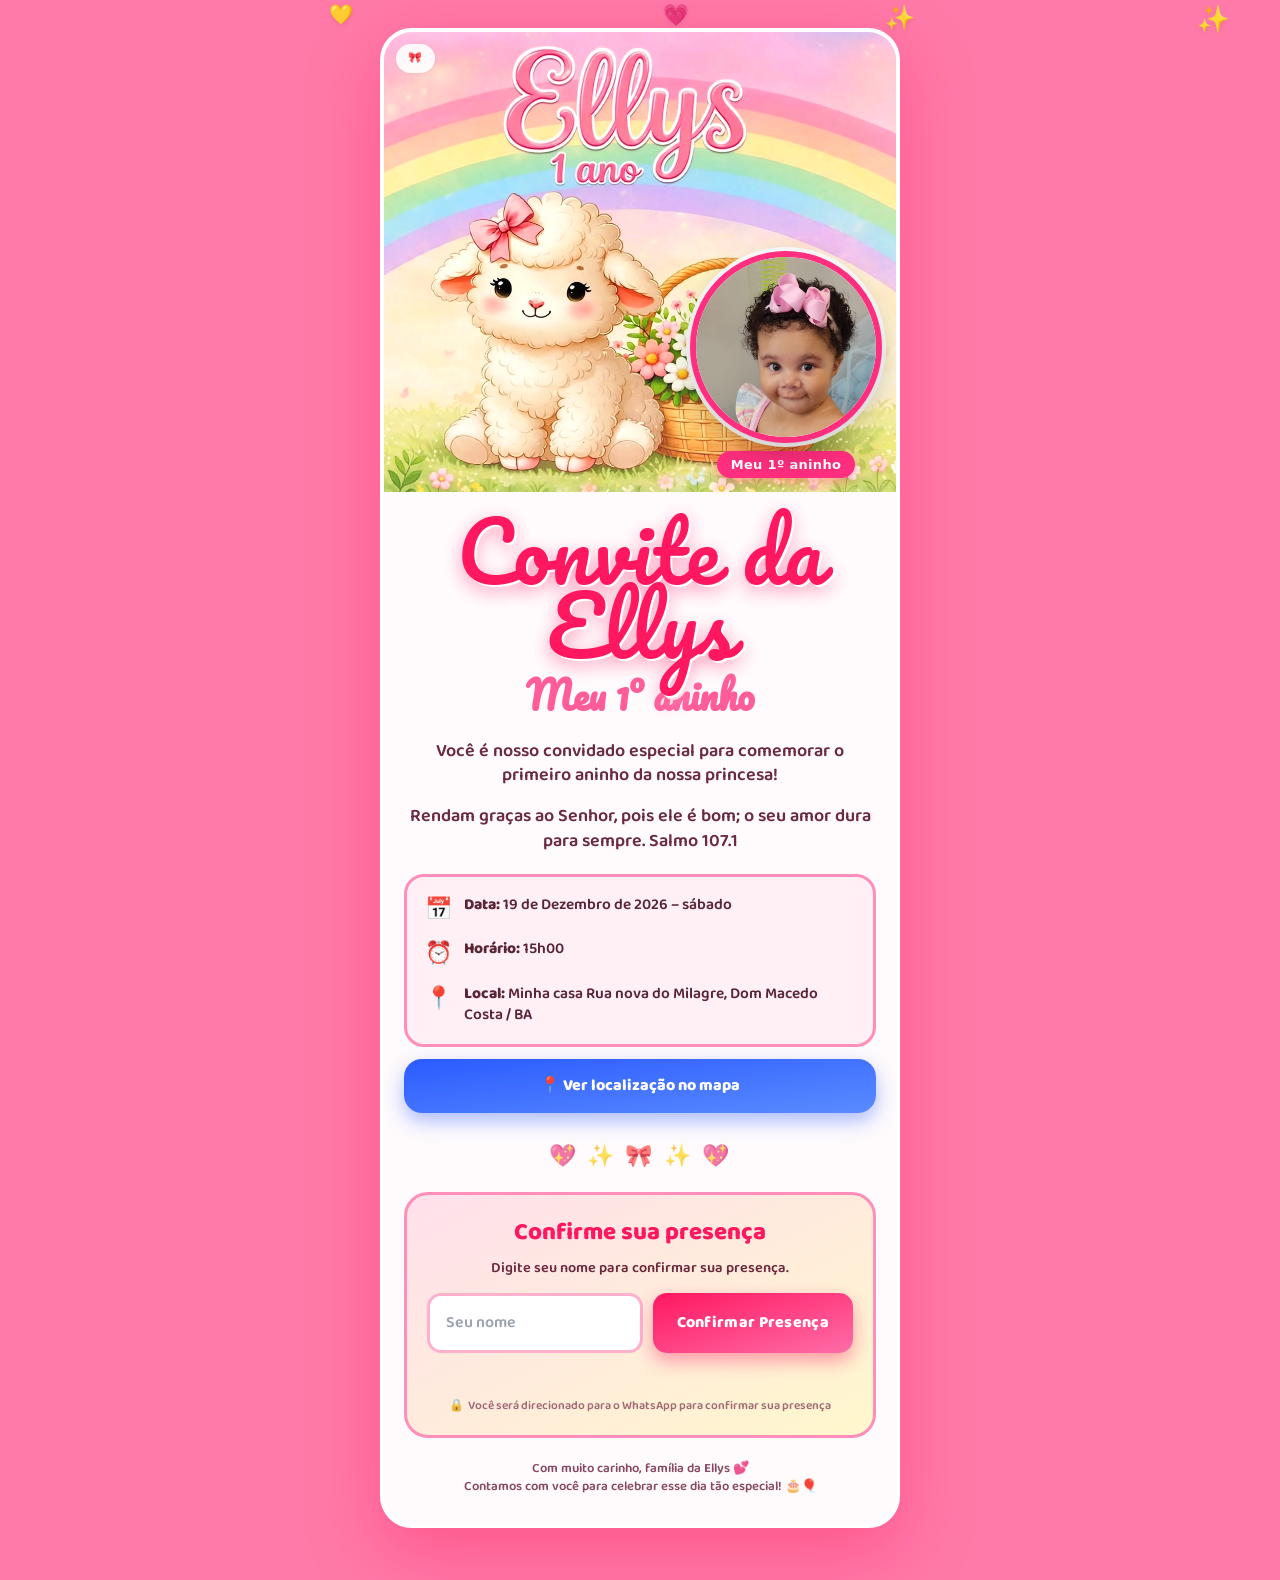
<file: Index.html>
<!DOCTYPE html>
<html lang="en">
<head>
  <meta charset="UTF-8">
  <meta name="viewport" content="width=device-width, initial-scale=1">
  <title>Convite de Ellys</title>

  <style>*,:after,:before{--tw-border-spacing-x:0;--tw-border-spacing-y:0;--tw-translate-x:0;--tw-translate-y:0;--tw-rotate:0;--tw-skew-x:0;--tw-skew-y:0;--tw-scale-x:1;--tw-scale-y:1;--tw-pan-x: ;--tw-pan-y: ;--tw-pinch-zoom: ;--tw-scroll-snap-strictness:proximity;--tw-gradient-from-position: ;--tw-gradient-via-position: ;--tw-gradient-to-position: ;--tw-ordinal: ;--tw-slashed-zero: ;--tw-numeric-figure: ;--tw-numeric-spacing: ;--tw-numeric-fraction: ;--tw-ring-inset: ;--tw-ring-offset-width:0px;--tw-ring-offset-color:#fff;--tw-ring-color:rgba(59,130,246,.5);--tw-ring-offset-shadow:0 0 #0000;--tw-ring-shadow:0 0 #0000;--tw-shadow:0 0 #0000;--tw-shadow-colored:0 0 #0000;--tw-blur: ;--tw-brightness: ;--tw-contrast: ;--tw-grayscale: ;--tw-hue-rotate: ;--tw-invert: ;--tw-saturate: ;--tw-sepia: ;--tw-drop-shadow: ;--tw-backdrop-blur: ;--tw-backdrop-brightness: ;--tw-backdrop-contrast: ;--tw-backdrop-grayscale: ;--tw-backdrop-hue-rotate: ;--tw-backdrop-invert: ;--tw-backdrop-opacity: ;--tw-backdrop-saturate: ;--tw-backdrop-sepia: ;--tw-contain-size: ;--tw-contain-layout: ;--tw-contain-paint: ;--tw-contain-style: }::backdrop{--tw-border-spacing-x:0;--tw-border-spacing-y:0;--tw-translate-x:0;--tw-translate-y:0;--tw-rotate:0;--tw-skew-x:0;--tw-skew-y:0;--tw-scale-x:1;--tw-scale-y:1;--tw-pan-x: ;--tw-pan-y: ;--tw-pinch-zoom: ;--tw-scroll-snap-strictness:proximity;--tw-gradient-from-position: ;--tw-gradient-via-position: ;--tw-gradient-to-position: ;--tw-ordinal: ;--tw-slashed-zero: ;--tw-numeric-figure: ;--tw-numeric-spacing: ;--tw-numeric-fraction: ;--tw-ring-inset: ;--tw-ring-offset-width:0px;--tw-ring-offset-color:#fff;--tw-ring-color:rgba(59,130,246,.5);--tw-ring-offset-shadow:0 0 #0000;--tw-ring-shadow:0 0 #0000;--tw-shadow:0 0 #0000;--tw-shadow-colored:0 0 #0000;--tw-blur: ;--tw-brightness: ;--tw-contrast: ;--tw-grayscale: ;--tw-hue-rotate: ;--tw-invert: ;--tw-saturate: ;--tw-sepia: ;--tw-drop-shadow: ;--tw-backdrop-blur: ;--tw-backdrop-brightness: ;--tw-backdrop-contrast: ;--tw-backdrop-grayscale: ;--tw-backdrop-hue-rotate: ;--tw-backdrop-invert: ;--tw-backdrop-opacity: ;--tw-backdrop-saturate: ;--tw-backdrop-sepia: ;--tw-contain-size: ;--tw-contain-layout: ;--tw-contain-paint: ;--tw-contain-style: }/*! tailwindcss v3.4.18 | MIT License | https://tailwindcss.com*/*,:after,:before{box-sizing:border-box;border:0 solid #e5e7eb}:after,:before{--tw-content:""}:host,html{line-height:1.5;-webkit-text-size-adjust:100%;-moz-tab-size:4;-o-tab-size:4;tab-size:4;font-family:ui-sans-serif,system-ui,sans-serif,Apple Color Emoji,Segoe UI Emoji,Segoe UI Symbol,Noto Color Emoji;font-feature-settings:normal;font-variation-settings:normal;-webkit-tap-highlight-color:transparent}body{line-height:inherit}hr{height:0;color:inherit;border-top-width:1px}abbr:where([title]){-webkit-text-decoration:underline dotted;text-decoration:underline dotted}h1,h2,h3,h4,h5,h6{font-size:inherit;font-weight:inherit}a{color:inherit;text-decoration:inherit}b,strong{font-weight:bolder}code,kbd,pre,samp{font-family:ui-monospace,SFMono-Regular,Menlo,Monaco,Consolas,Liberation Mono,Courier New,monospace;font-feature-settings:normal;font-variation-settings:normal;font-size:1em}small{font-size:80%}sub,sup{font-size:75%;line-height:0;position:relative;vertical-align:baseline}sub{bottom:-.25em}sup{top:-.5em}table{text-indent:0;border-color:inherit;border-collapse:collapse}button,input,optgroup,select,textarea{font-family:inherit;font-feature-settings:inherit;font-variation-settings:inherit;font-size:100%;font-weight:inherit;line-height:inherit;letter-spacing:inherit;color:inherit;margin:0;padding:0}button,select{text-transform:none}button,input:where([type=button]),input:where([type=reset]),input:where([type=submit]){-webkit-appearance:button;background-color:transparent;background-image:none}:-moz-focusring{outline:auto}:-moz-ui-invalid{box-shadow:none}progress{vertical-align:baseline}::-webkit-inner-spin-button,::-webkit-outer-spin-button{height:auto}[type=search]{-webkit-appearance:textfield;outline-offset:-2px}::-webkit-search-decoration{-webkit-appearance:none}::-webkit-file-upload-button{-webkit-appearance:button;font:inherit}summary{display:list-item}blockquote,dd,dl,figure,h1,h2,h3,h4,h5,h6,hr,p,pre{margin:0}fieldset{margin:0}fieldset,legend{padding:0}menu,ol,ul{list-style:none;margin:0;padding:0}dialog{padding:0}textarea{resize:vertical}input::-moz-placeholder,textarea::-moz-placeholder{opacity:1;color:#9ca3af}input::placeholder,textarea::placeholder{opacity:1;color:#9ca3af}[role=button],button{cursor:pointer}:disabled{cursor:default}audio,canvas,embed,iframe,img,object,svg,video{display:block;vertical-align:middle}img,video{max-width:100%;height:auto}[hidden]:where(:not([hidden=until-found])){display:none}.\!container{width:100%!important}.container{width:100%}@media (min-width:640px){.\!container{max-width:640px!important}.container{max-width:640px}}@media (min-width:768px){.\!container{max-width:768px!important}.container{max-width:768px}}@media (min-width:1024px){.\!container{max-width:1024px!important}.container{max-width:1024px}}@media (min-width:1280px){.\!container{max-width:1280px!important}.container{max-width:1280px}}@media (min-width:1536px){.\!container{max-width:1536px!important}.container{max-width:1536px}}.pointer-events-none{pointer-events:none}.absolute{position:absolute}.relative{position:relative}.inset-0{inset:0}.bottom-\[14px\]{bottom:14px}.left-3{left:.75rem}.right-\[14px\]{right:14px}.top-3{top:.75rem}.z-\[3\]{z-index:3}.my-5{margin-top:1.25rem;margin-bottom:1.25rem}.mb-1\.5{margin-bottom:.375rem}.mb-3\.5{margin-bottom:.875rem}.mt-1{margin-top:.25rem}.mt-2{margin-top:.5rem}.mt-3{margin-top:.75rem}.mt-4{margin-top:1rem}.mt-5{margin-top:1.25rem}.mt-\[1px\]{margin-top:1px}.mt-\[22px\]{margin-top:22px}.block{display:block}.flex{display:flex}.inline-flex{display:inline-flex}.grid{display:grid}.h-\[172px\]{height:172px}.h-\[420px\]{height:420px}.h-full{height:100%}.min-h-\[20px\]{min-height:20px}.min-h-screen{min-height:100vh}.w-\[172px\]{width:172px}.w-full{width:100%}.max-w-\[520px\]{max-width:520px}.transform{transform:translate(var(--tw-translate-x),var(--tw-translate-y)) rotate(var(--tw-rotate)) skewX(var(--tw-skew-x)) skewY(var(--tw-skew-y)) scaleX(var(--tw-scale-x)) scaleY(var(--tw-scale-y))}.cursor-pointer{cursor:pointer}.select-none{-webkit-user-select:none;-moz-user-select:none;user-select:none}.flex-col{flex-direction:column}.items-start{align-items:flex-start}.items-center{align-items:center}.justify-center{justify-content:center}.gap-1{gap:.25rem}.gap-2\.5{gap:.625rem}.gap-3{gap:.75rem}.gap-\[14px\]{gap:14px}.gap-\[8px\]{gap:8px}.overflow-hidden{overflow:hidden}.overflow-x-hidden{overflow-x:hidden}.whitespace-nowrap{white-space:nowrap}.rounded-\[14px\]{border-radius:14px}.rounded-\[18px\]{border-radius:18px}.rounded-\[20px\]{border-radius:20px}.rounded-\[24px\]{border-radius:24px}.rounded-\[32px\]{border-radius:32px}.rounded-full{border-radius:9999px}.border-\[3px\]{border-width:3px}.border-\[4px\]{border-width:4px}.border-\[6px\]{border-width:6px}.border-none{border-style:none}.border-\[\#ff2e7e\]{--tw-border-opacity:1;border-color:rgb(255 46 126/var(--tw-border-opacity,1))}.border-\[\#ff8fba\]{--tw-border-opacity:1;border-color:rgb(255 143 186/var(--tw-border-opacity,1))}.border-\[\#ffb1cc\]{--tw-border-opacity:1;border-color:rgb(255 177 204/var(--tw-border-opacity,1))}.border-white{--tw-border-opacity:1;border-color:rgb(255 255 255/var(--tw-border-opacity,1))}.bg-\[\#ff2e7e\]{--tw-bg-opacity:1;background-color:rgb(255 46 126/var(--tw-bg-opacity,1))}.bg-\[\#fff0f6\]{--tw-bg-opacity:1;background-color:rgb(255 240 246/var(--tw-bg-opacity,1))}.bg-\[var\(--bg\)\]{background-color:var(--bg)}.bg-\[var\(--card\)\]{background-color:var(--card)}.bg-white{--tw-bg-opacity:1;background-color:rgb(255 255 255/var(--tw-bg-opacity,1))}.bg-white\/90{background-color:hsla(0,0%,100%,.9)}.bg-gradient-to-br{background-image:linear-gradient(to bottom right,var(--tw-gradient-stops))}.bg-gradient-to-t{background-image:linear-gradient(to top,var(--tw-gradient-stops))}.from-\[\#2b5bff\]{--tw-gradient-from:#2b5bff var(--tw-gradient-from-position);--tw-gradient-to:rgba(43,91,255,0) var(--tw-gradient-to-position);--tw-gradient-stops:var(--tw-gradient-from),var(--tw-gradient-to)}.from-\[\#ff1760\]{--tw-gradient-from:#ff1760 var(--tw-gradient-from-position);--tw-gradient-to:rgba(255,23,96,0) var(--tw-gradient-to-position);--tw-gradient-stops:var(--tw-gradient-from),var(--tw-gradient-to)}.from-\[\#ffe0ec\]{--tw-gradient-from:#ffe0ec var(--tw-gradient-from-position);--tw-gradient-to:rgba(255,224,236,0) var(--tw-gradient-to-position);--tw-gradient-stops:var(--tw-gradient-from),var(--tw-gradient-to)}.from-white\/20{--tw-gradient-from:hsla(0,0%,100%,.2) var(--tw-gradient-from-position);--tw-gradient-to:hsla(0,0%,100%,0) var(--tw-gradient-to-position);--tw-gradient-stops:var(--tw-gradient-from),var(--tw-gradient-to)}.via-transparent{--tw-gradient-to:transparent var(--tw-gradient-to-position);--tw-gradient-stops:var(--tw-gradient-from),transparent var(--tw-gradient-via-position),var(--tw-gradient-to)}.to-\[\#5a8bff\]{--tw-gradient-to:#5a8bff var(--tw-gradient-to-position)}.to-\[\#ff6da8\]{--tw-gradient-to:#ff6da8 var(--tw-gradient-to-position)}.to-\[\#fff7cc\]{--tw-gradient-to:#fff7cc var(--tw-gradient-to-position)}.to-transparent{--tw-gradient-to:transparent var(--tw-gradient-to-position)}.object-cover{-o-object-fit:cover;object-fit:cover}.p-5{padding:1.25rem}.p-\[18px\]{padding:18px}.px-3{padding-left:.75rem;padding-right:.75rem}.px-4{padding-left:1rem;padding-right:1rem}.px-6{padding-left:1.5rem;padding-right:1.5rem}.px-\[14px\]{padding-left:14px;padding-right:14px}.px-\[18px\]{padding-left:18px;padding-right:18px}.px-\[20px\]{padding-left:20px;padding-right:20px}.py-1\.5{padding-top:.375rem;padding-bottom:.375rem}.py-\[15px\]{padding-top:15px;padding-bottom:15px}.py-\[4px\]{padding-top:4px;padding-bottom:4px}.pb-\[28px\]{padding-bottom:28px}.pt-\[22px\]{padding-top:22px}.text-left{text-align:left}.text-center{text-align:center}.font-\[\'Baloo_2\'\]{font-family:Baloo\ 2}.font-\[\'Pacifico\'\]{font-family:Pacifico}.text-\[11px\]{font-size:11px}.text-\[12px\]{font-size:12px}.text-\[13px\]{font-size:13px}.text-\[14\.5px\]{font-size:14.5px}.text-\[15\.5px\]{font-size:15.5px}.text-\[15px\]{font-size:15px}.text-\[16px\]{font-size:16px}.text-\[18px\]{font-size:18px}.text-\[22px\]{font-size:22px}.text-\[24px\]{font-size:24px}.text-\[34px\]{font-size:34px}.text-\[68px\]{font-size:68px}.font-extrabold{font-weight:800}.font-semibold{font-weight:600}.uppercase{text-transform:uppercase}.leading-\[0\.9\]{line-height:.9}.leading-\[1\.35\]{line-height:1.35}.leading-snug{line-height:1.375}.tracking-\[0\.08em\]{letter-spacing:.08em}.tracking-\[0\.3px\]{letter-spacing:.3px}.tracking-\[1px\]{letter-spacing:1px}.tracking-wide{letter-spacing:.025em}.tracking-widest{letter-spacing:.1em}.text-\[\#1b8a3a\]{--tw-text-opacity:1;color:rgb(27 138 58/var(--tw-text-opacity,1))}.text-\[\#4a2030\]{--tw-text-opacity:1;color:rgb(74 32 48/var(--tw-text-opacity,1))}.text-\[\#5a2635\]{--tw-text-opacity:1;color:rgb(90 38 53/var(--tw-text-opacity,1))}.text-\[\#6b2a3d\]{--tw-text-opacity:1;color:rgb(107 42 61/var(--tw-text-opacity,1))}.text-\[\#8a4a5e\]{--tw-text-opacity:1;color:rgb(138 74 94/var(--tw-text-opacity,1))}.text-\[\#d0003a\]{--tw-text-opacity:1;color:rgb(208 0 58/var(--tw-text-opacity,1))}.text-\[\#ff1760\]{--tw-text-opacity:1;color:rgb(255 23 96/var(--tw-text-opacity,1))}.text-\[\#ff2e7e\]{--tw-text-opacity:1;color:rgb(255 46 126/var(--tw-text-opacity,1))}.text-\[\#ff5c9a\]{--tw-text-opacity:1;color:rgb(255 92 154/var(--tw-text-opacity,1))}.text-white{--tw-text-opacity:1;color:rgb(255 255 255/var(--tw-text-opacity,1))}.no-underline{text-decoration-line:none}.opacity-80{opacity:.8}.shadow-\[0_10px_28px_rgba\(0\2c 0\2c 0\2c 0\.22\)\2c 0_0_0_4px_\#fff\]{--tw-shadow:0 10px 28px rgba(0,0,0,.22),0 0 0 4px #fff;--tw-shadow-colored:0 10px 28px var(--tw-shadow-color),0 0 0 4px var(--tw-shadow-color);box-shadow:var(--tw-ring-offset-shadow,0 0 #0000),var(--tw-ring-shadow,0 0 #0000),var(--tw-shadow)}.shadow-\[0_24px_70px_rgba\(255\2c 20\2c 90\2c 0\.35\)\]{--tw-shadow:0 24px 70px rgba(255,20,90,.35);--tw-shadow-colored:0 24px 70px var(--tw-shadow-color);box-shadow:var(--tw-ring-offset-shadow,0 0 #0000),var(--tw-ring-shadow,0 0 #0000),var(--tw-shadow)}.shadow-\[0_4px_12px_rgba\(255\2c 46\2c 126\2c 0\.4\)\]{--tw-shadow:0 4px 12px rgba(255,46,126,.4);--tw-shadow-colored:0 4px 12px var(--tw-shadow-color);box-shadow:var(--tw-ring-offset-shadow,0 0 #0000),var(--tw-ring-shadow,0 0 #0000),var(--tw-shadow)}.shadow-\[0_8px_18px_rgba\(255\2c 23\2c 96\2c 0\.4\)\]{--tw-shadow:0 8px 18px rgba(255,23,96,.4);--tw-shadow-colored:0 8px 18px var(--tw-shadow-color);box-shadow:var(--tw-ring-offset-shadow,0 0 #0000),var(--tw-ring-shadow,0 0 #0000),var(--tw-shadow)}.shadow-\[0_8px_20px_rgba\(43\2c 91\2c 255\2c 0\.4\)\]{--tw-shadow:0 8px 20px rgba(43,91,255,.4);--tw-shadow-colored:0 8px 20px var(--tw-shadow-color)}.shadow-\[0_8px_20px_rgba\(43\2c 91\2c 255\2c 0\.4\)\],.shadow-sm{box-shadow:var(--tw-ring-offset-shadow,0 0 #0000),var(--tw-ring-shadow,0 0 #0000),var(--tw-shadow)}.shadow-sm{--tw-shadow:0 1px 2px 0 rgba(0,0,0,.05);--tw-shadow-colored:0 1px 2px 0 var(--tw-shadow-color)}.outline-none{outline:2px solid transparent;outline-offset:2px}.contrast-\[1\.05\]{--tw-contrast:contrast(1.05)}.contrast-\[1\.05\],.drop-shadow{filter:var(--tw-blur) var(--tw-brightness) var(--tw-contrast) var(--tw-grayscale) var(--tw-hue-rotate) var(--tw-invert) var(--tw-saturate) var(--tw-sepia) var(--tw-drop-shadow)}.drop-shadow{--tw-drop-shadow:drop-shadow(0 1px 2px rgba(0,0,0,.1)) drop-shadow(0 1px 1px rgba(0,0,0,.06))}.drop-shadow-\[2px_2px_0_\#fff\]{--tw-drop-shadow:drop-shadow(2px 2px 0 #fff)}.drop-shadow-\[2px_2px_0_\#fff\],.saturate-\[1\.25\]{filter:var(--tw-blur) var(--tw-brightness) var(--tw-contrast) var(--tw-grayscale) var(--tw-hue-rotate) var(--tw-invert) var(--tw-saturate) var(--tw-sepia) var(--tw-drop-shadow)}.saturate-\[1\.25\]{--tw-saturate:saturate(1.25)}.filter{filter:var(--tw-blur) var(--tw-brightness) var(--tw-contrast) var(--tw-grayscale) var(--tw-hue-rotate) var(--tw-invert) var(--tw-saturate) var(--tw-sepia) var(--tw-drop-shadow)}.backdrop-blur{--tw-backdrop-blur:blur(8px)}.backdrop-blur,.backdrop-blur-\[12px\]{backdrop-filter:var(--tw-backdrop-blur) var(--tw-backdrop-brightness) var(--tw-backdrop-contrast) var(--tw-backdrop-grayscale) var(--tw-backdrop-hue-rotate) var(--tw-backdrop-invert) var(--tw-backdrop-opacity) var(--tw-backdrop-saturate) var(--tw-backdrop-sepia)}.backdrop-blur-\[12px\]{--tw-backdrop-blur:blur(12px)}.transition-all{transition-property:all;transition-timing-function:cubic-bezier(.4,0,.2,1);transition-duration:.15s}.duration-200{transition-duration:.2s}.ease-out{transition-timing-function:cubic-bezier(0,0,.2,1)}#root,body,html{min-height:100%}body{margin:0;font-family:ui-sans-serif,system-ui,-apple-system,BlinkMacSystemFont,Segoe UI,sans-serif}[role=button]:not([aria-disabled=true]),button:not(:disabled),label[for],select:not(:disabled),summary{cursor:pointer}.hover\:translate-y-\[-2px\]:hover{--tw-translate-y:-2px}.hover\:scale-\[1\.02\]:hover,.hover\:translate-y-\[-2px\]:hover{transform:translate(var(--tw-translate-x),var(--tw-translate-y)) rotate(var(--tw-rotate)) skewX(var(--tw-skew-x)) skewY(var(--tw-skew-y)) scaleX(var(--tw-scale-x)) scaleY(var(--tw-scale-y))}.hover\:scale-\[1\.02\]:hover{--tw-scale-x:1.02;--tw-scale-y:1.02}.hover\:shadow-\[0_12px_26px_rgba\(43\2c 91\2c 255\2c 0\.5\)\]:hover{--tw-shadow:0 12px 26px rgba(43,91,255,.5);--tw-shadow-colored:0 12px 26px var(--tw-shadow-color);box-shadow:var(--tw-ring-offset-shadow,0 0 #0000),var(--tw-ring-shadow,0 0 #0000),var(--tw-shadow)}.hover\:brightness-\[1\.05\]:hover{--tw-brightness:brightness(1.05);filter:var(--tw-blur) var(--tw-brightness) var(--tw-contrast) var(--tw-grayscale) var(--tw-hue-rotate) var(--tw-invert) var(--tw-saturate) var(--tw-sepia) var(--tw-drop-shadow)}.focus\:border-\[\#ff1760\]:focus{--tw-border-opacity:1;border-color:rgb(255 23 96/var(--tw-border-opacity,1))}.focus\:shadow-\[0_0_0_3px_rgba\(255\2c 23\2c 96\2c 0\.18\)\]:focus{--tw-shadow:0 0 0 3px rgba(255,23,96,.18);--tw-shadow-colored:0 0 0 3px var(--tw-shadow-color);box-shadow:var(--tw-ring-offset-shadow,0 0 #0000),var(--tw-ring-shadow,0 0 #0000),var(--tw-shadow)}.disabled\:cursor-not-allowed:disabled{cursor:not-allowed}.disabled\:opacity-60:disabled{opacity:.6}@media (min-width:768px){.md\:h-\[192px\]{height:192px}.md\:h-\[460px\]{height:460px}.md\:w-\[192px\]{width:192px}.md\:flex-1{flex:1 1 0%}.md\:flex-row{flex-direction:row}.md\:text-center{text-align:center}.md\:text-\[38px\]{font-size:38px}.md\:text-\[82px\]{font-size:82px}}</style>

</head>
<body>
  <div id="root"></div>
  
  <script type="module">var Bs=Object.create;var{getPrototypeOf:Ls,defineProperty:Gl,getOwnPropertyNames:vs}=Object;var Xs=Object.prototype.hasOwnProperty;var mt=(e,t,r)=>{r=e!=null?Bs(Ls(e)):{};let n=t||!e||!e.__esModule?Gl(r,"default",{value:e,enumerable:!0}):r;for(let l of vs(e))if(!Xs.call(n,l))Gl(n,l,{get:()=>e[l],enumerable:!0});return n};var on=(e,t)=>()=>(t||e((t={exports:{}}).exports,t),t.exports);var Ds=(e,t)=>{for(var r in t)Gl(e,r,{get:t[r],enumerable:!0,configurable:!0,set:(n)=>t[r]=()=>n})};var Es=(e,t)=>()=>(e&&(t=e(e=0)),t);var sr=on((sc)=>{var pr=Symbol.for("react.element"),Hs=Symbol.for("react.portal"),Ps=Symbol.for("react.fragment"),bs=Symbol.for("react.strict_mode"),_s=Symbol.for("react.profiler"),$s=Symbol.for("react.provider"),ec=Symbol.for("react.context"),tc=Symbol.for("react.forward_ref"),rc=Symbol.for("react.suspense"),nc=Symbol.for("react.memo"),lc=Symbol.for("react.lazy"),_i=Symbol.iterator;function ac(e){if(e===null||typeof e!=="object")return null;return e=_i&&e[_i]||e["@@iterator"],typeof e==="function"?e:null}var to={isMounted:function(){return!1},enqueueForceUpdate:function(){},enqueueReplaceState:function(){},enqueueSetState:function(){}},ro=Object.assign,no={};function gt(e,t,r){this.props=e,this.context=t,this.refs=no,this.updater=r||to}gt.prototype.isReactComponent={};gt.prototype.setState=function(e,t){if(typeof e!=="object"&&typeof e!=="function"&&e!=null)throw Error("setState(...): takes an object of state variables to update or a function which returns an object of state variables.");this.updater.enqueueSetState(this,e,t,"setState")};gt.prototype.forceUpdate=function(e){this.updater.enqueueForceUpdate(this,e,"forceUpdate")};function lo(){}lo.prototype=gt.prototype;function Ml(e,t,r){this.props=e,this.context=t,this.refs=no,this.updater=r||to}var gl=Ml.prototype=new lo;gl.constructor=Ml;ro(gl,gt.prototype);gl.isPureReactComponent=!0;var $i=Array.isArray,ao=Object.prototype.hasOwnProperty,jl={current:null},io={key:!0,ref:!0,__self:!0,__source:!0};function oo(e,t,r){var n,l={},a=null,i=null;if(t!=null)for(n in t.ref!==void 0&&(i=t.ref),t.key!==void 0&&(a=""+t.key),t)ao.call(t,n)&&!io.hasOwnProperty(n)&&(l[n]=t[n]);var o=arguments.length-2;if(o===1)l.children=r;else if(1<o){for(var u=Array(o),s=0;s<o;s++)u[s]=arguments[s+2];l.children=u}if(e&&e.defaultProps)for(n in o=e.defaultProps,o)l[n]===void 0&&(l[n]=o[n]);return{$$typeof:pr,type:e,key:a,ref:i,props:l,_owner:jl.current}}function ic(e,t){return{$$typeof:pr,type:e.type,key:t,ref:e.ref,props:e.props,_owner:e._owner}}function zl(e){return typeof e==="object"&&e!==null&&e.$$typeof===pr}function oc(e){var t={"=":"=0",":":"=2"};return"$"+e.replace(/[=:]/g,function(r){return t[r]})}var eo=/\/+/g;function hl(e,t){return typeof e==="object"&&e!==null&&e.key!=null?oc(""+e.key):t.toString(36)}function pn(e,t,r,n,l){var a=typeof e;if(a==="undefined"||a==="boolean")e=null;var i=!1;if(e===null)i=!0;else switch(a){case"string":case"number":i=!0;break;case"object":switch(e.$$typeof){case pr:case Hs:i=!0}}if(i)return i=e,l=l(i),e=n===""?"."+hl(i,0):n,$i(l)?(r="",e!=null&&(r=e.replace(eo,"$&/")+"/"),pn(l,t,r,"",function(s){return s})):l!=null&&(zl(l)&&(l=ic(l,r+(!l.key||i&&i.key===l.key?"":(""+l.key).replace(eo,"$&/")+"/")+e)),t.push(l)),1;if(i=0,n=n===""?".":n+":",$i(e))for(var o=0;o<e.length;o++){a=e[o];var u=n+hl(a,o);i+=pn(a,t,r,u,l)}else if(u=ac(e),typeof u==="function")for(e=u.call(e),o=0;!(a=e.next()).done;)a=a.value,u=n+hl(a,o++),i+=pn(a,t,r,u,l);else if(a==="object")throw t=String(e),Error("Objects are not valid as a React child (found: "+(t==="[object Object]"?"object with keys {"+Object.keys(e).join(", ")+"}":t)+"). If you meant to render a collection of children, use an array instead.");return i}function un(e,t,r){if(e==null)return e;var n=[],l=0;return pn(e,n,"","",function(a){return t.call(r,a,l++)}),n}function uc(e){if(e._status===-1){var t=e._result;t=t(),t.then(function(r){if(e._status===0||e._status===-1)e._status=1,e._result=r},function(r){if(e._status===0||e._status===-1)e._status=2,e._result=r}),e._status===-1&&(e._status=0,e._result=t)}if(e._status===1)return e._result.default;throw e._result}var re={current:null},sn={transition:null},pc={ReactCurrentDispatcher:re,ReactCurrentBatchConfig:sn,ReactCurrentOwner:jl};function uo(){throw Error("act(...) is not supported in production builds of React.")}sc.Children={map:un,forEach:function(e,t,r){un(e,function(){t.apply(this,arguments)},r)},count:function(e){var t=0;return un(e,function(){t++}),t},toArray:function(e){return un(e,function(t){return t})||[]},only:function(e){if(!zl(e))throw Error("React.Children.only expected to receive a single React element child.");return e}};sc.Component=gt;sc.Fragment=Ps;sc.Profiler=_s;sc.PureComponent=Ml;sc.StrictMode=bs;sc.Suspense=rc;sc.__SECRET_INTERNALS_DO_NOT_USE_OR_YOU_WILL_BE_FIRED=pc;sc.act=uo;sc.cloneElement=function(e,t,r){if(e===null||e===void 0)throw Error("React.cloneElement(...): The argument must be a React element, but you passed "+e+".");var n=ro({},e.props),l=e.key,a=e.ref,i=e._owner;if(t!=null){if(t.ref!==void 0&&(a=t.ref,i=jl.current),t.key!==void 0&&(l=""+t.key),e.type&&e.type.defaultProps)var o=e.type.defaultProps;for(u in t)ao.call(t,u)&&!io.hasOwnProperty(u)&&(n[u]=t[u]===void 0&&o!==void 0?o[u]:t[u])}var u=arguments.length-2;if(u===1)n.children=r;else if(1<u){o=Array(u);for(var s=0;s<u;s++)o[s]=arguments[s+2];n.children=o}return{$$typeof:pr,type:e.type,key:l,ref:a,props:n,_owner:i}};sc.createContext=function(e){return e={$$typeof:ec,_currentValue:e,_currentValue2:e,_threadCount:0,Provider:null,Consumer:null,_defaultValue:null,_globalName:null},e.Provider={$$typeof:$s,_context:e},e.Consumer=e};sc.createElement=oo;sc.createFactory=function(e){var t=oo.bind(null,e);return t.type=e,t};sc.createRef=function(){return{current:null}};sc.forwardRef=function(e){return{$$typeof:tc,render:e}};sc.isValidElement=zl;sc.lazy=function(e){return{$$typeof:lc,_payload:{_status:-1,_result:e},_init:uc}};sc.memo=function(e,t){return{$$typeof:nc,type:e,compare:t===void 0?null:t}};sc.startTransition=function(e){var t=sn.transition;sn.transition={};try{e()}finally{sn.transition=t}};sc.unstable_act=uo;sc.useCallback=function(e,t){return re.current.useCallback(e,t)};sc.useContext=function(e){return re.current.useContext(e)};sc.useDebugValue=function(){};sc.useDeferredValue=function(e){return re.current.useDeferredValue(e)};sc.useEffect=function(e,t){return re.current.useEffect(e,t)};sc.useId=function(){return re.current.useId()};sc.useImperativeHandle=function(e,t,r){return re.current.useImperativeHandle(e,t,r)};sc.useInsertionEffect=function(e,t){return re.current.useInsertionEffect(e,t)};sc.useLayoutEffect=function(e,t){return re.current.useLayoutEffect(e,t)};sc.useMemo=function(e,t){return re.current.useMemo(e,t)};sc.useReducer=function(e,t,r){return re.current.useReducer(e,t,r)};sc.useRef=function(e){return re.current.useRef(e)};sc.useState=function(e){return re.current.useState(e)};sc.useSyncExternalStore=function(e,t,r){return re.current.useSyncExternalStore(e,t,r)};sc.useTransition=function(){return re.current.useTransition()};sc.version="18.3.1"});var mo=on((Ec)=>{function Ol(e,t){var r=e.length;e.push(t);e:for(;0<r;){var n=r-1>>>1,l=e[n];if(0<cn(l,t))e[n]=t,e[r]=l,r=n;else break e}}function Re(e){return e.length===0?null:e[0]}function mn(e){if(e.length===0)return null;var t=e[0],r=e.pop();if(r!==t){e[0]=r;e:for(var n=0,l=e.length,a=l>>>1;n<a;){var i=2*(n+1)-1,o=e[i],u=i+1,s=e[u];if(0>cn(o,r))u<l&&0>cn(s,o)?(e[n]=s,e[u]=r,n=u):(e[n]=o,e[i]=r,n=i);else if(u<l&&0>cn(s,r))e[n]=s,e[u]=r,n=u;else break e}}return t}function cn(e,t){var r=e.sortIndex-t.sortIndex;return r!==0?r:e.id-t.id}if(typeof performance==="object"&&typeof performance.now==="function")Jl=performance,Ec.unstable_now=function(){return Jl.now()};else Vn=Date,Zl=Vn.now(),Ec.unstable_now=function(){return Vn.now()-Zl};var Jl,Vn,Zl,he=[],Ee=[],Dc=1,me=null,b=3,Kn=!1,Kt=!1,Vr=!1,so=typeof setTimeout==="function"?setTimeout:null,co=typeof clearTimeout==="function"?clearTimeout:null,po=typeof setImmediate<"u"?setImmediate:null;typeof navigator<"u"&&navigator.scheduling!==void 0&&navigator.scheduling.isInputPending!==void 0&&navigator.scheduling.isInputPending.bind(navigator.scheduling);function Yl(e){for(var t=Re(Ee);t!==null;){if(t.callback===null)mn(Ee);else if(t.startTime<=e)mn(Ee),t.sortIndex=t.expirationTime,Ol(he,t);else break;t=Re(Ee)}}function Cl(e){if(Vr=!1,Yl(e),!Kt)if(Re(he)!==null)Kt=!0,Bl(wl);else{var t=Re(Ee);t!==null&&Ll(Cl,t.startTime-e)}}function wl(e,t){Kt=!1,Vr&&(Vr=!1,co(qr),qr=-1),Kn=!0;var r=b;try{Yl(t);for(me=Re(he);me!==null&&(!(me.expirationTime>t)||e&&!Uo());){var n=me.callback;if(typeof n==="function"){me.callback=null,b=me.priorityLevel;var l=n(me.expirationTime<=t);t=Ec.unstable_now(),typeof l==="function"?me.callback=l:me===Re(he)&&mn(he),Yl(t)}else mn(he);me=Re(he)}if(me!==null)var a=!0;else{var i=Re(Ee);i!==null&&Ll(Cl,i.startTime-t),a=!1}return a}finally{me=null,b=r,Kn=!1}}var dn=!1,qn=null,qr=-1,Vo=5,qo=-1;function Uo(){return Ec.unstable_now()-qo<Vo?!1:!0}function Il(){if(qn!==null){var e=Ec.unstable_now();qo=e;var t=!0;try{t=qn(!0,e)}finally{t?cr():(dn=!1,qn=null)}}else dn=!1}var cr;if(typeof po==="function")cr=function(){po(Il)};else if(typeof MessageChannel<"u")Un=new MessageChannel,Ql=Un.port2,Un.port1.onmessage=Il,cr=function(){Ql.postMessage(null)};else cr=function(){so(Il,0)};var Un,Ql;function Bl(e){qn=e,dn||(dn=!0,cr())}function Ll(e,t){qr=so(function(){e(Ec.unstable_now())},t)}Ec.unstable_IdlePriority=5;Ec.unstable_ImmediatePriority=1;Ec.unstable_LowPriority=4;Ec.unstable_NormalPriority=3;Ec.unstable_Profiling=null;Ec.unstable_UserBlockingPriority=2;Ec.unstable_cancelCallback=function(e){e.callback=null};Ec.unstable_continueExecution=function(){Kt||Kn||(Kt=!0,Bl(wl))};Ec.unstable_forceFrameRate=function(e){0>e||125<e?console.error("forceFrameRate takes a positive int between 0 and 125, forcing frame rates higher than 125 fps is not supported"):Vo=0<e?Math.floor(1000/e):5};Ec.unstable_getCurrentPriorityLevel=function(){return b};Ec.unstable_getFirstCallbackNode=function(){return Re(he)};Ec.unstable_next=function(e){switch(b){case 1:case 2:case 3:var t=3;break;default:t=b}var r=b;b=t;try{return e()}finally{b=r}};Ec.unstable_pauseExecution=function(){};Ec.unstable_requestPaint=function(){};Ec.unstable_runWithPriority=function(e,t){switch(e){case 1:case 2:case 3:case 4:case 5:break;default:e=3}var r=b;b=e;try{return t()}finally{b=r}};Ec.unstable_scheduleCallback=function(e,t,r){var n=Ec.unstable_now();switch(typeof r==="object"&&r!==null?(r=r.delay,r=typeof r==="number"&&0<r?n+r:n):r=n,e){case 1:var l=-1;break;case 2:l=250;break;case 5:l=1073741823;break;case 4:l=1e4;break;default:l=5000}return l=r+l,e={id:Dc++,callback:t,priorityLevel:e,startTime:r,expirationTime:l,sortIndex:-1},r>n?(e.sortIndex=r,Ol(Ee,e),Re(he)===null&&e===Re(Ee)&&(Vr?(co(qr),qr=-1):Vr=!0,Ll(Cl,r-n))):(e.sortIndex=l,Ol(he,e),Kt||Kn||(Kt=!0,Bl(wl))),e};Ec.unstable_shouldYield=Uo;Ec.unstable_wrapCallback=function(e){var t=b;return function(){var r=b;b=t;try{return e.apply(this,arguments)}finally{b=r}}}});var Pi={};Ds(Pi,{version:()=>hs,unstable_renderSubtreeIntoContainer:()=>Gs,unstable_batchedUpdates:()=>fs,unmountComponentAtNode:()=>xs,render:()=>As,hydrateRoot:()=>ys,hydrate:()=>Ts,flushSync:()=>Ws,findDOMNode:()=>Rs,createRoot:()=>Fs,createPortal:()=>ks,__SECRET_INTERNALS_DO_NOT_USE_OR_YOU_WILL_BE_FIRED:()=>Ss});function K(e){for(var t="https://reactjs.org/docs/error-decoder.html?invariant="+e,r=1;r<arguments.length;r++)t+="&args[]="+encodeURIComponent(arguments[r]);return"Minified React error #"+e+"; visit "+t+" for the full message or use the non-minified dev environment for full errors and additional helpful warnings."}function ht(e,t){er(e,t),er(e+"Capture",t)}function er(e,t){Zr[e]=t;for(e=0;e<t.length;e++)Ru.add(t[e])}function UV(e){if(Va.call(No,e))return!0;if(Va.call(Ko,e))return!1;if(qV.test(e))return No[e]=!0;return Ko[e]=!0,!1}function mV(e,t,r,n){if(r!==null&&r.type===0)return!1;switch(typeof t){case"function":case"symbol":return!0;case"boolean":if(n)return!1;if(r!==null)return!r.acceptsBooleans;return e=e.toLowerCase().slice(0,5),e!=="data-"&&e!=="aria-";default:return!1}}function KV(e,t,r,n){if(t===null||typeof t>"u"||mV(e,t,r,n))return!0;if(n)return!1;if(r!==null)switch(r.type){case 3:return!t;case 4:return t===!1;case 5:return isNaN(t);case 6:return isNaN(t)||1>t}return!1}function ae(e,t,r,n,l,a,i){this.acceptsBooleans=t===2||t===3||t===4,this.attributeName=n,this.attributeNamespace=l,this.mustUseProperty=r,this.propertyName=e,this.type=t,this.sanitizeURL=a,this.removeEmptyString=i}function oi(e){return e[1].toUpperCase()}function ui(e,t,r,n){var l=P.hasOwnProperty(t)?P[t]:null;if(l!==null?l.type!==0:n||!(2<t.length)||t[0]!=="o"&&t[0]!=="O"||t[1]!=="n"&&t[1]!=="N")KV(t,r,l,n)&&(r=null),n||l===null?UV(t)&&(r===null?e.removeAttribute(t):e.setAttribute(t,""+r)):l.mustUseProperty?e[l.propertyName]=r===null?l.type===3?!1:"":r:(t=l.attributeName,n=l.attributeNamespace,r===null?e.removeAttribute(t):(l=l.type,r=l===3||l===4&&r===!0?"":""+r,n?e.setAttributeNS(n,t,r):e.setAttribute(t,r)))}function Ur(e){if(e===null||typeof e!=="object")return null;return e=So&&e[So]||e["@@iterator"],typeof e==="function"?e:null}function Fr(e){if(vl===void 0)try{throw Error()}catch(r){var t=r.stack.trim().match(/\n( *(at )?)/);vl=t&&t[1]||""}return`
`+vl+e}function Dl(e,t){if(!e||Xl)return"";Xl=!0;var r=Error.prepareStackTrace;Error.prepareStackTrace=void 0;try{if(t)if(t=function(){throw Error()},Object.defineProperty(t.prototype,"props",{set:function(){throw Error()}}),typeof Reflect==="object"&&Reflect.construct){try{Reflect.construct(t,[])}catch(s){var n=s}Reflect.construct(e,[],t)}else{try{t.call()}catch(s){n=s}e.call(t.prototype)}else{try{throw Error()}catch(s){n=s}e()}}catch(s){if(s&&n&&typeof s.stack==="string"){for(var l=s.stack.split(`
`),a=n.stack.split(`
`),i=l.length-1,o=a.length-1;1<=i&&0<=o&&l[i]!==a[o];)o--;for(;1<=i&&0<=o;i--,o--)if(l[i]!==a[o]){if(i!==1||o!==1)do if(i--,o--,0>o||l[i]!==a[o]){var u=`
`+l[i].replace(" at new "," at ");return e.displayName&&u.includes("<anonymous>")&&(u=u.replace("<anonymous>",e.displayName)),u}while(1<=i&&0<=o);break}}}finally{Xl=!1,Error.prepareStackTrace=r}return(e=e?e.displayName||e.name:"")?Fr(e):""}function dV(e){switch(e.tag){case 5:return Fr(e.type);case 16:return Fr("Lazy");case 13:return Fr("Suspense");case 19:return Fr("SuspenseList");case 0:case 2:case 15:return e=Dl(e.type,!1),e;case 11:return e=Dl(e.type.render,!1),e;case 1:return e=Dl(e.type,!0),e;default:return""}}function Ka(e){if(e==null)return null;if(typeof e==="function")return e.displayName||e.name||null;if(typeof e==="string")return e;switch(e){case Jt:return"Fragment";case Ot:return"Portal";case qa:return"Profiler";case pi:return"StrictMode";case Ua:return"Suspense";case ma:return"SuspenseList"}if(typeof e==="object")switch(e.$$typeof){case Tu:return(e.displayName||"Context")+".Consumer";case Wu:return(e._context.displayName||"Context")+".Provider";case si:var t=e.render;return e=e.displayName,e||(e=t.displayName||t.name||"",e=e!==""?"ForwardRef("+e+")":"ForwardRef"),e;case ci:return t=e.displayName||null,t!==null?t:Ka(e.type)||"Memo";case Pe:t=e._payload,e=e._init;try{return Ka(e(t))}catch(r){}}return null}function NV(e){var t=e.type;switch(e.tag){case 24:return"Cache";case 9:return(t.displayName||"Context")+".Consumer";case 10:return(t._context.displayName||"Context")+".Provider";case 18:return"DehydratedFragment";case 11:return e=t.render,e=e.displayName||e.name||"",t.displayName||(e!==""?"ForwardRef("+e+")":"ForwardRef");case 7:return"Fragment";case 5:return t;case 4:return"Portal";case 3:return"Root";case 6:return"Text";case 16:return Ka(t);case 8:return t===pi?"StrictMode":"Mode";case 22:return"Offscreen";case 12:return"Profiler";case 21:return"Scope";case 13:return"Suspense";case 19:return"SuspenseList";case 25:return"TracingMarker";case 1:case 0:case 17:case 2:case 14:case 15:if(typeof t==="function")return t.displayName||t.name||null;if(typeof t==="string")return t}return null}function st(e){switch(typeof e){case"boolean":case"number":case"string":case"undefined":return e;case"object":return e;default:return""}}function Au(e){var t=e.type;return(e=e.nodeName)&&e.toLowerCase()==="input"&&(t==="checkbox"||t==="radio")}function SV(e){var t=Au(e)?"checked":"value",r=Object.getOwnPropertyDescriptor(e.constructor.prototype,t),n=""+e[t];if(!e.hasOwnProperty(t)&&typeof r<"u"&&typeof r.get==="function"&&typeof r.set==="function"){var{get:l,set:a}=r;return Object.defineProperty(e,t,{configurable:!0,get:function(){return l.call(this)},set:function(i){n=""+i,a.call(this,i)}}),Object.defineProperty(e,t,{enumerable:r.enumerable}),{getValue:function(){return n},setValue:function(i){n=""+i},stopTracking:function(){e._valueTracker=null,delete e[t]}}}}function Sn(e){e._valueTracker||(e._valueTracker=SV(e))}function xu(e){if(!e)return!1;var t=e._valueTracker;if(!t)return!0;var r=t.getValue(),n="";return e&&(n=Au(e)?e.checked?"true":"false":e.value),e=n,e!==r?(t.setValue(e),!0):!1}function Ln(e){if(e=e||(typeof document<"u"?document:void 0),typeof e>"u")return null;try{return e.activeElement||e.body}catch(t){return e.body}}function da(e,t){var r=t.checked;return J({},t,{defaultChecked:void 0,defaultValue:void 0,value:void 0,checked:r!=null?r:e._wrapperState.initialChecked})}function ko(e,t){var r=t.defaultValue==null?"":t.defaultValue,n=t.checked!=null?t.checked:t.defaultChecked;r=st(t.value!=null?t.value:r),e._wrapperState={initialChecked:n,initialValue:r,controlled:t.type==="checkbox"||t.type==="radio"?t.checked!=null:t.value!=null}}function fu(e,t){t=t.checked,t!=null&&ui(e,"checked",t,!1)}function Na(e,t){fu(e,t);var r=st(t.value),n=t.type;if(r!=null)if(n==="number"){if(r===0&&e.value===""||e.value!=r)e.value=""+r}else e.value!==""+r&&(e.value=""+r);else if(n==="submit"||n==="reset"){e.removeAttribute("value");return}t.hasOwnProperty("value")?Sa(e,t.type,r):t.hasOwnProperty("defaultValue")&&Sa(e,t.type,st(t.defaultValue)),t.checked==null&&t.defaultChecked!=null&&(e.defaultChecked=!!t.defaultChecked)}function Fo(e,t,r){if(t.hasOwnProperty("value")||t.hasOwnProperty("defaultValue")){var n=t.type;if(!(n!=="submit"&&n!=="reset"||t.value!==void 0&&t.value!==null))return;t=""+e._wrapperState.initialValue,r||t===e.value||(e.value=t),e.defaultValue=t}r=e.name,r!==""&&(e.name=""),e.defaultChecked=!!e._wrapperState.initialChecked,r!==""&&(e.name=r)}function Sa(e,t,r){if(t!=="number"||Ln(e.ownerDocument)!==e)r==null?e.defaultValue=""+e._wrapperState.initialValue:e.defaultValue!==""+r&&(e.defaultValue=""+r)}function Et(e,t,r,n){if(e=e.options,t){t={};for(var l=0;l<r.length;l++)t["$"+r[l]]=!0;for(r=0;r<e.length;r++)l=t.hasOwnProperty("$"+e[r].value),e[r].selected!==l&&(e[r].selected=l),l&&n&&(e[r].defaultSelected=!0)}else{r=""+st(r),t=null;for(l=0;l<e.length;l++){if(e[l].value===r){e[l].selected=!0,n&&(e[l].defaultSelected=!0);return}t!==null||e[l].disabled||(t=e[l])}t!==null&&(t.selected=!0)}}function ka(e,t){if(t.dangerouslySetInnerHTML!=null)throw Error(K(91));return J({},t,{value:void 0,defaultValue:void 0,children:""+e._wrapperState.initialValue})}function Ro(e,t){var r=t.value;if(r==null){if(r=t.children,t=t.defaultValue,r!=null){if(t!=null)throw Error(K(92));if(Rr(r)){if(1<r.length)throw Error(K(93));r=r[0]}t=r}t==null&&(t=""),r=t}e._wrapperState={initialValue:st(r)}}function Gu(e,t){var r=st(t.value),n=st(t.defaultValue);r!=null&&(r=""+r,r!==e.value&&(e.value=r),t.defaultValue==null&&e.defaultValue!==r&&(e.defaultValue=r)),n!=null&&(e.defaultValue=""+n)}function Wo(e){var t=e.textContent;t===e._wrapperState.initialValue&&t!==""&&t!==null&&(e.value=t)}function hu(e){switch(e){case"svg":return"http://www.w3.org/2000/svg";case"math":return"http://www.w3.org/1998/Math/MathML";default:return"http://www.w3.org/1999/xhtml"}}function Fa(e,t){return e==null||e==="http://www.w3.org/1999/xhtml"?hu(t):e==="http://www.w3.org/2000/svg"&&t==="foreignObject"?"http://www.w3.org/1999/xhtml":e}function Yr(e,t){if(t){var r=e.firstChild;if(r&&r===e.lastChild&&r.nodeType===3){r.nodeValue=t;return}}e.textContent=t}function gu(e,t,r){return t==null||typeof t==="boolean"||t===""?"":r||typeof t!=="number"||t===0||Gr.hasOwnProperty(e)&&Gr[e]?(""+t).trim():t+"px"}function ju(e,t){e=e.style;for(var r in t)if(t.hasOwnProperty(r)){var n=r.indexOf("--")===0,l=gu(r,t[r],n);r==="float"&&(r="cssFloat"),n?e.setProperty(r,l):e[r]=l}}function Ra(e,t){if(t){if(FV[e]&&(t.children!=null||t.dangerouslySetInnerHTML!=null))throw Error(K(137,e));if(t.dangerouslySetInnerHTML!=null){if(t.children!=null)throw Error(K(60));if(typeof t.dangerouslySetInnerHTML!=="object"||!("__html"in t.dangerouslySetInnerHTML))throw Error(K(61))}if(t.style!=null&&typeof t.style!=="object")throw Error(K(62))}}function Wa(e,t){if(e.indexOf("-")===-1)return typeof t.is==="string";switch(e){case"annotation-xml":case"color-profile":case"font-face":case"font-face-src":case"font-face-uri":case"font-face-format":case"font-face-name":case"missing-glyph":return!1;default:return!0}}function Vi(e){return e=e.target||e.srcElement||window,e.correspondingUseElement&&(e=e.correspondingUseElement),e.nodeType===3?e.parentNode:e}function To(e){if(e=nn(e)){if(typeof ya!=="function")throw Error(K(280));var t=e.stateNode;t&&(t=Nl(t),ya(e.stateNode,e.type,t))}}function zu(e){Ht?Pt?Pt.push(e):Pt=[e]:Ht=e}function Iu(){if(Ht){var e=Ht,t=Pt;if(Pt=Ht=null,To(e),t)for(e=0;e<t.length;e++)To(t[e])}}function Ou(e,t){return e(t)}function Ju(){}function Zu(e,t,r){if(El)return e(t,r);El=!0;try{return Ou(e,t,r)}finally{if(El=!1,Ht!==null||Pt!==null)Ju(),Iu()}}function Qr(e,t){var r=e.stateNode;if(r===null)return null;var n=Nl(r);if(n===null)return null;r=n[t];e:switch(t){case"onClick":case"onClickCapture":case"onDoubleClick":case"onDoubleClickCapture":case"onMouseDown":case"onMouseDownCapture":case"onMouseMove":case"onMouseMoveCapture":case"onMouseUp":case"onMouseUpCapture":case"onMouseEnter":(n=!n.disabled)||(e=e.type,n=!(e==="button"||e==="input"||e==="select"||e==="textarea")),e=!n;break e;default:e=!1}if(e)return null;if(r&&typeof r!=="function")throw Error(K(231,t,typeof r));return r}function RV(e,t,r,n,l,a,i,o,u){var s=Array.prototype.slice.call(arguments,3);try{t.apply(r,s)}catch(U){this.onError(U)}}function TV(e,t,r,n,l,a,i,o,u){hr=!1,vn=null,RV.apply(WV,arguments)}function yV(e,t,r,n,l,a,i,o,u){if(TV.apply(this,arguments),hr){if(hr){var s=vn;hr=!1,vn=null}else throw Error(K(198));Xn||(Xn=!0,xa=s)}}function Mt(e){var t=e,r=e;if(e.alternate)for(;t.return;)t=t.return;else{e=t;do t=e,(t.flags&4098)!==0&&(r=t.return),e=t.return;while(e)}return t.tag===3?r:null}function Yu(e){if(e.tag===13){var t=e.memoizedState;if(t===null&&(e=e.alternate,e!==null&&(t=e.memoizedState)),t!==null)return t.dehydrated}return null}function yo(e){if(Mt(e)!==e)throw Error(K(188))}function AV(e){var t=e.alternate;if(!t){if(t=Mt(e),t===null)throw Error(K(188));return t!==e?null:e}for(var r=e,n=t;;){var l=r.return;if(l===null)break;var a=l.alternate;if(a===null){if(n=l.return,n!==null){r=n;continue}break}if(l.child===a.child){for(a=l.child;a;){if(a===r)return yo(l),e;if(a===n)return yo(l),t;a=a.sibling}throw Error(K(188))}if(r.return!==n.return)r=l,n=a;else{for(var i=!1,o=l.child;o;){if(o===r){i=!0,r=l,n=a;break}if(o===n){i=!0,n=l,r=a;break}o=o.sibling}if(!i){for(o=a.child;o;){if(o===r){i=!0,r=a,n=l;break}if(o===n){i=!0,n=a,r=l;break}o=o.sibling}if(!i)throw Error(K(189))}}if(r.alternate!==n)throw Error(K(190))}if(r.tag!==3)throw Error(K(188));return r.stateNode.current===r?e:t}function Qu(e){return e=AV(e),e!==null?Cu(e):null}function Cu(e){if(e.tag===5||e.tag===6)return e;for(e=e.child;e!==null;){var t=Cu(e);if(t!==null)return t;e=e.sibling}return null}function MV(e){if(ze&&typeof ze.onCommitFiberRoot==="function")try{ze.onCommitFiberRoot(Ul,e,void 0,(e.current.flags&128)===128)}catch(t){}}function zV(e){return e>>>=0,e===0?32:31-(gV(e)/jV|0)|0}function Wr(e){switch(e&-e){case 1:return 1;case 2:return 2;case 4:return 4;case 8:return 8;case 16:return 16;case 32:return 32;case 64:case 128:case 256:case 512:case 1024:case 2048:case 4096:case 8192:case 16384:case 32768:case 65536:case 131072:case 262144:case 524288:case 1048576:case 2097152:return e&4194240;case 4194304:case 8388608:case 16777216:case 33554432:case 67108864:return e&130023424;case 134217728:return 134217728;case 268435456:return 268435456;case 536870912:return 536870912;case 1073741824:return 1073741824;default:return e}}function En(e,t){var r=e.pendingLanes;if(r===0)return 0;var n=0,l=e.suspendedLanes,a=e.pingedLanes,i=r&268435455;if(i!==0){var o=i&~l;o!==0?n=Wr(o):(a&=i,a!==0&&(n=Wr(a)))}else i=r&~l,i!==0?n=Wr(i):a!==0&&(n=Wr(a));if(n===0)return 0;if(t!==0&&t!==n&&(t&l)===0&&(l=n&-n,a=t&-t,l>=a||l===16&&(a&4194240)!==0))return t;if((n&4)!==0&&(n|=r&16),t=e.entangledLanes,t!==0)for(e=e.entanglements,t&=n;0<t;)r=31-xe(t),l=1<<r,n|=e[r],t&=~l;return n}function IV(e,t){switch(e){case 1:case 2:case 4:return t+250;case 8:case 16:case 32:case 64:case 128:case 256:case 512:case 1024:case 2048:case 4096:case 8192:case 16384:case 32768:case 65536:case 131072:case 262144:case 524288:case 1048576:case 2097152:return t+5000;case 4194304:case 8388608:case 16777216:case 33554432:case 67108864:return-1;case 134217728:case 268435456:case 536870912:case 1073741824:return-1;default:return-1}}function OV(e,t){for(var{suspendedLanes:r,pingedLanes:n,expirationTimes:l,pendingLanes:a}=e;0<a;){var i=31-xe(a),o=1<<i,u=l[i];if(u===-1){if((o&r)===0||(o&n)!==0)l[i]=IV(o,t)}else u<=t&&(e.expiredLanes|=o);a&=~o}}function fa(e){return e=e.pendingLanes&-1073741825,e!==0?e:e&1073741824?1073741824:0}function vu(){var e=Fn;return Fn<<=1,(Fn&4194240)===0&&(Fn=64),e}function Hl(e){for(var t=[],r=0;31>r;r++)t.push(e);return t}function tn(e,t,r){e.pendingLanes|=t,t!==536870912&&(e.suspendedLanes=0,e.pingedLanes=0),e=e.eventTimes,t=31-xe(t),e[t]=r}function JV(e,t){var r=e.pendingLanes&~t;e.pendingLanes=t,e.suspendedLanes=0,e.pingedLanes=0,e.expiredLanes&=t,e.mutableReadLanes&=t,e.entangledLanes&=t,t=e.entanglements;var n=e.eventTimes;for(e=e.expirationTimes;0<r;){var l=31-xe(r),a=1<<l;t[l]=0,n[l]=-1,e[l]=-1,r&=~a}}function Ui(e,t){var r=e.entangledLanes|=t;for(e=e.entanglements;r;){var n=31-xe(r),l=1<<n;l&t|e[n]&t&&(e[n]|=t),r&=~l}}function Xu(e){return e&=-e,1<e?4<e?(e&268435455)!==0?16:536870912:4:1}function xo(e,t){switch(e){case"focusin":case"focusout":rt=null;break;case"dragenter":case"dragleave":nt=null;break;case"mouseover":case"mouseout":lt=null;break;case"pointerover":case"pointerout":Cr.delete(t.pointerId);break;case"gotpointercapture":case"lostpointercapture":wr.delete(t.pointerId)}}function mr(e,t,r,n,l,a){if(e===null||e.nativeEvent!==a)return e={blockedOn:t,domEventName:r,eventSystemFlags:n,nativeEvent:a,targetContainers:[l]},t!==null&&(t=nn(t),t!==null&&mi(t)),e;return e.eventSystemFlags|=n,t=e.targetContainers,l!==null&&t.indexOf(l)===-1&&t.push(l),e}function YV(e,t,r,n,l){switch(t){case"focusin":return rt=mr(rt,e,t,r,n,l),!0;case"dragenter":return nt=mr(nt,e,t,r,n,l),!0;case"mouseover":return lt=mr(lt,e,t,r,n,l),!0;case"pointerover":var a=l.pointerId;return Cr.set(a,mr(Cr.get(a)||null,e,t,r,n,l)),!0;case"gotpointercapture":return a=l.pointerId,wr.set(a,mr(wr.get(a)||null,e,t,r,n,l)),!0}return!1}function bu(e){var t=kt(e.target);if(t!==null){var r=Mt(t);if(r!==null){if(t=r.tag,t===13){if(t=Yu(r),t!==null){e.blockedOn=t,Pu(e.priority,function(){Eu(r)});return}}else if(t===3&&r.stateNode.current.memoizedState.isDehydrated){e.blockedOn=r.tag===3?r.stateNode.containerInfo:null;return}}}e.blockedOn=null}function jn(e){if(e.blockedOn!==null)return!1;for(var t=e.targetContainers;0<t.length;){var r=ha(e.domEventName,e.eventSystemFlags,t[0],e.nativeEvent);if(r===null){r=e.nativeEvent;var n=new r.constructor(r.type,r);Ta=n,r.target.dispatchEvent(n),Ta=null}else return t=nn(r),t!==null&&mi(t),e.blockedOn=r,!1;t.shift()}return!0}function fo(e,t,r){jn(e)&&r.delete(t)}function QV(){Ga=!1,rt!==null&&jn(rt)&&(rt=null),nt!==null&&jn(nt)&&(nt=null),lt!==null&&jn(lt)&&(lt=null),Cr.forEach(fo),wr.forEach(fo)}function Kr(e,t){e.blockedOn===t&&(e.blockedOn=null,Ga||(Ga=!0,z.unstable_scheduleCallback(z.unstable_NormalPriority,QV)))}function Br(e){function t(l){return Kr(l,e)}if(0<Wn.length){Kr(Wn[0],e);for(var r=1;r<Wn.length;r++){var n=Wn[r];n.blockedOn===e&&(n.blockedOn=null)}}rt!==null&&Kr(rt,e),nt!==null&&Kr(nt,e),lt!==null&&Kr(lt,e),Cr.forEach(t),wr.forEach(t);for(r=0;r<_e.length;r++)n=_e[r],n.blockedOn===e&&(n.blockedOn=null);for(;0<_e.length&&(r=_e[0],r.blockedOn===null);)bu(r),r.blockedOn===null&&_e.shift()}function CV(e,t,r,n){var l=G,a=bt.transition;bt.transition=null;try{G=1,Ki(e,t,r,n)}finally{G=l,bt.transition=a}}function wV(e,t,r,n){var l=G,a=bt.transition;bt.transition=null;try{G=4,Ki(e,t,r,n)}finally{G=l,bt.transition=a}}function Ki(e,t,r,n){if(Hn){var l=ha(e,t,r,n);if(l===null)ta(e,t,n,Pn,r),xo(e,n);else if(YV(l,e,t,r,n))n.stopPropagation();else if(xo(e,n),t&4&&-1<ZV.indexOf(e)){for(;l!==null;){var a=nn(l);if(a!==null&&Du(a),a=ha(e,t,r,n),a===null&&ta(e,t,n,Pn,r),a===l)break;l=a}l!==null&&n.stopPropagation()}else ta(e,t,n,null,r)}}function ha(e,t,r,n){if(Pn=null,e=Vi(n),e=kt(e),e!==null)if(t=Mt(e),t===null)e=null;else if(r=t.tag,r===13){if(e=Yu(t),e!==null)return e;e=null}else if(r===3){if(t.stateNode.current.memoizedState.isDehydrated)return t.tag===3?t.stateNode.containerInfo:null;e=null}else t!==e&&(e=null);return Pn=e,null}function _u(e){switch(e){case"cancel":case"click":case"close":case"contextmenu":case"copy":case"cut":case"auxclick":case"dblclick":case"dragend":case"dragstart":case"drop":case"focusin":case"focusout":case"input":case"invalid":case"keydown":case"keypress":case"keyup":case"mousedown":case"mouseup":case"paste":case"pause":case"play":case"pointercancel":case"pointerdown":case"pointerup":case"ratechange":case"reset":case"resize":case"seeked":case"submit":case"touchcancel":case"touchend":case"touchstart":case"volumechange":case"change":case"selectionchange":case"textInput":case"compositionstart":case"compositionend":case"compositionupdate":case"beforeblur":case"afterblur":case"beforeinput":case"blur":case"fullscreenchange":case"focus":case"hashchange":case"popstate":case"select":case"selectstart":return 1;case"drag":case"dragenter":case"dragexit":case"dragleave":case"dragover":case"mousemove":case"mouseout":case"mouseover":case"pointermove":case"pointerout":case"pointerover":case"scroll":case"toggle":case"touchmove":case"wheel":case"mouseenter":case"mouseleave":case"pointerenter":case"pointerleave":return 4;case"message":switch(GV()){case qi:return 1;case Bu:return 4;case Dn:case hV:return 16;case Lu:return 536870912;default:return 16}default:return 16}}function $u(){if(zn)return zn;var e,t=di,r=t.length,n,l="value"in et?et.value:et.textContent,a=l.length;for(e=0;e<r&&t[e]===l[e];e++);var i=r-e;for(n=1;n<=i&&t[r-n]===l[a-n];n++);return zn=l.slice(e,1<n?1-n:void 0)}function In(e){var t=e.keyCode;return"charCode"in e?(e=e.charCode,e===0&&t===13&&(e=13)):e=t,e===10&&(e=13),32<=e||e===13?e:0}function Tn(){return!0}function Go(){return!1}function Ue(e){function t(r,n,l,a,i){this._reactName=r,this._targetInst=l,this.type=n,this.nativeEvent=a,this.target=i,this.currentTarget=null;for(var o in e)e.hasOwnProperty(o)&&(r=e[o],this[o]=r?r(a):a[o]);return this.isDefaultPrevented=(a.defaultPrevented!=null?a.defaultPrevented:a.returnValue===!1)?Tn:Go,this.isPropagationStopped=Go,this}return J(t.prototype,{preventDefault:function(){this.defaultPrevented=!0;var r=this.nativeEvent;r&&(r.preventDefault?r.preventDefault():typeof r.returnValue!=="unknown"&&(r.returnValue=!1),this.isDefaultPrevented=Tn)},stopPropagation:function(){var r=this.nativeEvent;r&&(r.stopPropagation?r.stopPropagation():typeof r.cancelBubble!=="unknown"&&(r.cancelBubble=!0),this.isPropagationStopped=Tn)},persist:function(){},isPersistent:Tn}),t}function tq(e){var t=this.nativeEvent;return t.getModifierState?t.getModifierState(e):(e=eq[e])?!!t[e]:!1}function Si(){return tq}function tp(e,t){switch(e){case"keyup":return cq.indexOf(t.keyCode)!==-1;case"keydown":return t.keyCode!==229;case"keypress":case"mousedown":case"focusout":return!0;default:return!1}}function rp(e){return e=e.detail,typeof e==="object"&&"data"in e?e.data:null}function qq(e,t){switch(e){case"compositionend":return rp(t);case"keypress":if(t.which!==32)return null;return zo=!0,jo;case"textInput":return e=t.data,e===jo&&zo?null:e;default:return null}}function Uq(e,t){if(Zt)return e==="compositionend"||!ki&&tp(e,t)?(e=$u(),zn=di=et=null,Zt=!1,e):null;switch(e){case"paste":return null;case"keypress":if(!(t.ctrlKey||t.altKey||t.metaKey)||t.ctrlKey&&t.altKey){if(t.char&&1<t.char.length)return t.char;if(t.which)return String.fromCharCode(t.which)}return null;case"compositionend":return ep&&t.locale!=="ko"?null:t.data;default:return null}}function Io(e){var t=e&&e.nodeName&&e.nodeName.toLowerCase();return t==="input"?!!mq[e.type]:t==="textarea"?!0:!1}function np(e,t,r,n){zu(n),t=bn(t,"onChange"),0<t.length&&(r=new Ni("onChange","change",null,r,n),e.push({event:r,listeners:t}))}function Kq(e){Up(e,0)}function Kl(e){var t=Ct(e);if(xu(t))return e}function dq(e,t){if(e==="change")return t}function Oo(){gr&&(gr.detachEvent("onpropertychange",ap),Lr=gr=null)}function ap(e){if(e.propertyName==="value"&&Kl(Lr)){var t=[];np(t,Lr,e,Vi(e)),Zu(Kq,t)}}function Nq(e,t,r){e==="focusin"?(Oo(),gr=t,Lr=r,gr.attachEvent("onpropertychange",ap)):e==="focusout"&&Oo()}function Sq(e){if(e==="selectionchange"||e==="keyup"||e==="keydown")return Kl(Lr)}function kq(e,t){if(e==="click")return Kl(t)}function Fq(e,t){if(e==="input"||e==="change")return Kl(t)}function Rq(e,t){return e===t&&(e!==0||1/e===1/t)||e!==e&&t!==t}function vr(e,t){if(Ge(e,t))return!0;if(typeof e!=="object"||e===null||typeof t!=="object"||t===null)return!1;var r=Object.keys(e),n=Object.keys(t);if(r.length!==n.length)return!1;for(n=0;n<r.length;n++){var l=r[n];if(!Va.call(t,l)||!Ge(e[l],t[l]))return!1}return!0}function Jo(e){for(;e&&e.firstChild;)e=e.firstChild;return e}function Zo(e,t){var r=Jo(e);e=0;for(var n;r;){if(r.nodeType===3){if(n=e+r.textContent.length,e<=t&&n>=t)return{node:r,offset:t-e};e=n}e:{for(;r;){if(r.nextSibling){r=r.nextSibling;break e}r=r.parentNode}r=void 0}r=Jo(r)}}function ip(e,t){return e&&t?e===t?!0:e&&e.nodeType===3?!1:t&&t.nodeType===3?ip(e,t.parentNode):("contains"in e)?e.contains(t):e.compareDocumentPosition?!!(e.compareDocumentPosition(t)&16):!1:!1}function op(){for(var e=window,t=Ln();t instanceof e.HTMLIFrameElement;){try{var r=typeof t.contentWindow.location.href==="string"}catch(n){r=!1}if(r)e=t.contentWindow;else break;t=Ln(e.document)}return t}function Fi(e){var t=e&&e.nodeName&&e.nodeName.toLowerCase();return t&&(t==="input"&&(e.type==="text"||e.type==="search"||e.type==="tel"||e.type==="url"||e.type==="password")||t==="textarea"||e.contentEditable==="true")}function Wq(e){var t=op(),r=e.focusedElem,n=e.selectionRange;if(t!==r&&r&&r.ownerDocument&&ip(r.ownerDocument.documentElement,r)){if(n!==null&&Fi(r)){if(t=n.start,e=n.end,e===void 0&&(e=t),"selectionStart"in r)r.selectionStart=t,r.selectionEnd=Math.min(e,r.value.length);else if(e=(t=r.ownerDocument||document)&&t.defaultView||window,e.getSelection){e=e.getSelection();var l=r.textContent.length,a=Math.min(n.start,l);n=n.end===void 0?a:Math.min(n.end,l),!e.extend&&a>n&&(l=n,n=a,a=l),l=Zo(r,a);var i=Zo(r,n);l&&i&&(e.rangeCount!==1||e.anchorNode!==l.node||e.anchorOffset!==l.offset||e.focusNode!==i.node||e.focusOffset!==i.offset)&&(t=t.createRange(),t.setStart(l.node,l.offset),e.removeAllRanges(),a>n?(e.addRange(t),e.extend(i.node,i.offset)):(t.setEnd(i.node,i.offset),e.addRange(t)))}}t=[];for(e=r;e=e.parentNode;)e.nodeType===1&&t.push({element:e,left:e.scrollLeft,top:e.scrollTop});typeof r.focus==="function"&&r.focus();for(r=0;r<t.length;r++)e=t[r],e.element.scrollLeft=e.left,e.element.scrollTop=e.top}}function Yo(e,t,r){var n=r.window===r?r.document:r.nodeType===9?r:r.ownerDocument;ga||Yt==null||Yt!==Ln(n)||(n=Yt,("selectionStart"in n)&&Fi(n)?n={start:n.selectionStart,end:n.selectionEnd}:(n=(n.ownerDocument&&n.ownerDocument.defaultView||window).getSelection(),n={anchorNode:n.anchorNode,anchorOffset:n.anchorOffset,focusNode:n.focusNode,focusOffset:n.focusOffset}),jr&&vr(jr,n)||(jr=n,n=bn(Ma,"onSelect"),0<n.length&&(t=new Ni("onSelect","select",null,t,r),e.push({event:t,listeners:n}),t.target=Yt)))}function yn(e,t){var r={};return r[e.toLowerCase()]=t.toLowerCase(),r["Webkit"+e]="webkit"+t,r["Moz"+e]="moz"+t,r}function dl(e){if($l[e])return $l[e];if(!Qt[e])return e;var t=Qt[e],r;for(r in t)if(t.hasOwnProperty(r)&&r in up)return $l[e]=t[r];return e}function Vt(e,t){qp.set(e,t),ht(t,[e])}function Co(e,t,r){var n=e.type||"unknown-event";e.currentTarget=r,yV(n,t,void 0,e),e.currentTarget=null}function Up(e,t){t=(t&4)!==0;for(var r=0;r<e.length;r++){var n=e[r],l=n.event;n=n.listeners;e:{var a=void 0;if(t)for(var i=n.length-1;0<=i;i--){var o=n[i],u=o.instance,s=o.currentTarget;if(o=o.listener,u!==a&&l.isPropagationStopped())break e;Co(l,o,s),a=u}else for(i=0;i<n.length;i++){if(o=n[i],u=o.instance,s=o.currentTarget,o=o.listener,u!==a&&l.isPropagationStopped())break e;Co(l,o,s),a=u}}}if(Xn)throw e=xa,Xn=!1,xa=null,e}function M(e,t){var r=t[Ya];r===void 0&&(r=t[Ya]=new Set);var n=e+"__bubble";r.has(n)||(mp(t,e,2,!1),r.add(n))}function ea(e,t,r){var n=0;t&&(n|=4),mp(r,e,n,t)}function Xr(e){if(!e[An]){e[An]=!0,Ru.forEach(function(r){r!=="selectionchange"&&(yq.has(r)||ea(r,!1,e),ea(r,!0,e))});var t=e.nodeType===9?e:e.ownerDocument;t===null||t[An]||(t[An]=!0,ea("selectionchange",!1,t))}}function mp(e,t,r,n){switch(_u(t)){case 1:var l=CV;break;case 4:l=wV;break;default:l=Ki}r=l.bind(null,t,r,e),l=void 0,!Aa||t!=="touchstart"&&t!=="touchmove"&&t!=="wheel"||(l=!0),n?l!==void 0?e.addEventListener(t,r,{capture:!0,passive:l}):e.addEventListener(t,r,!0):l!==void 0?e.addEventListener(t,r,{passive:l}):e.addEventListener(t,r,!1)}function ta(e,t,r,n,l){var a=n;if((t&1)===0&&(t&2)===0&&n!==null)e:for(;;){if(n===null)return;var i=n.tag;if(i===3||i===4){var o=n.stateNode.containerInfo;if(o===l||o.nodeType===8&&o.parentNode===l)break;if(i===4)for(i=n.return;i!==null;){var u=i.tag;if(u===3||u===4){if(u=i.stateNode.containerInfo,u===l||u.nodeType===8&&u.parentNode===l)return}i=i.return}for(;o!==null;){if(i=kt(o),i===null)return;if(u=i.tag,u===5||u===6){n=a=i;continue e}o=o.parentNode}}n=n.return}Zu(function(){var s=a,U=Vi(r),m=[];e:{var q=qp.get(e);if(q!==void 0){var S=Ni,k=e;switch(e){case"keypress":if(In(r)===0)break e;case"keydown":case"keyup":S=nq;break;case"focusin":k="focus",S=_l;break;case"focusout":k="blur",S=_l;break;case"beforeblur":case"afterblur":S=_l;break;case"click":if(r.button===2)break e;case"auxclick":case"dblclick":case"mousedown":case"mousemove":case"mouseup":case"mouseout":case"mouseover":case"contextmenu":S=ho;break;case"drag":case"dragend":case"dragenter":case"dragexit":case"dragleave":case"dragover":case"dragstart":case"drop":S=vV;break;case"touchcancel":case"touchend":case"touchmove":case"touchstart":S=iq;break;case pp:case sp:case cp:S=EV;break;case Vp:S=uq;break;case"scroll":S=BV;break;case"wheel":S=sq;break;case"copy":case"cut":case"paste":S=PV;break;case"gotpointercapture":case"lostpointercapture":case"pointercancel":case"pointerdown":case"pointermove":case"pointerout":case"pointerover":case"pointerup":S=go}var N=(t&4)!==0,Y=!N&&e==="scroll",c=N?q!==null?q+"Capture":null:q;N=[];for(var p=s,V;p!==null;){V=p;var d=V.stateNode;if(V.tag===5&&d!==null&&(V=d,c!==null&&(d=Qr(p,c),d!=null&&N.push(Dr(p,d,V)))),Y)break;p=p.return}0<N.length&&(q=new S(q,k,null,r,U),m.push({event:q,listeners:N}))}}if((t&7)===0){e:{if(q=e==="mouseover"||e==="pointerover",S=e==="mouseout"||e==="pointerout",q&&r!==Ta&&(k=r.relatedTarget||r.fromElement)&&(kt(k)||k[Be]))break e;if(S||q){if(q=U.window===U?U:(q=U.ownerDocument)?q.defaultView||q.parentWindow:window,S){if(k=r.relatedTarget||r.toElement,S=s,k=k?kt(k):null,k!==null&&(Y=Mt(k),k!==Y||k.tag!==5&&k.tag!==6))k=null}else S=null,k=s;if(S!==k){if(N=ho,d="onMouseLeave",c="onMouseEnter",p="mouse",e==="pointerout"||e==="pointerover")N=go,d="onPointerLeave",c="onPointerEnter",p="pointer";if(Y=S==null?q:Ct(S),V=k==null?q:Ct(k),q=new N(d,p+"leave",S,r,U),q.target=Y,q.relatedTarget=V,d=null,kt(U)===s&&(N=new N(c,p+"enter",k,r,U),N.target=V,N.relatedTarget=Y,d=N),Y=d,S&&k)t:{N=S,c=k,p=0;for(V=N;V;V=zt(V))p++;V=0;for(d=c;d;d=zt(d))V++;for(;0<p-V;)N=zt(N),p--;for(;0<V-p;)c=zt(c),V--;for(;p--;){if(N===c||c!==null&&N===c.alternate)break t;N=zt(N),c=zt(c)}N=null}else N=null;S!==null&&wo(m,q,S,N,!1),k!==null&&Y!==null&&wo(m,Y,k,N,!0)}}}e:{if(q=s?Ct(s):window,S=q.nodeName&&q.nodeName.toLowerCase(),S==="select"||S==="input"&&q.type==="file")var R=dq;else if(Io(q))if(lp)R=Fq;else{R=Sq;var W=Nq}else(S=q.nodeName)&&S.toLowerCase()==="input"&&(q.type==="checkbox"||q.type==="radio")&&(R=kq);if(R&&(R=R(e,s))){np(m,R,r,U);break e}W&&W(e,q,s),e==="focusout"&&(W=q._wrapperState)&&W.controlled&&q.type==="number"&&Sa(q,"number",q.value)}switch(W=s?Ct(s):window,e){case"focusin":if(Io(W)||W.contentEditable==="true")Yt=W,Ma=s,jr=null;break;case"focusout":jr=Ma=Yt=null;break;case"mousedown":ga=!0;break;case"contextmenu":case"mouseup":case"dragend":ga=!1,Yo(m,r,U);break;case"selectionchange":if(Tq)break;case"keydown":case"keyup":Yo(m,r,U)}var T;if(ki)e:{switch(e){case"compositionstart":var y="onCompositionStart";break e;case"compositionend":y="onCompositionEnd";break e;case"compositionupdate":y="onCompositionUpdate";break e}y=void 0}else Zt?tp(e,r)&&(y="onCompositionEnd"):e==="keydown"&&r.keyCode===229&&(y="onCompositionStart");if(y&&(ep&&r.locale!=="ko"&&(Zt||y!=="onCompositionStart"?y==="onCompositionEnd"&&Zt&&(T=$u()):(et=U,di=("value"in et)?et.value:et.textContent,Zt=!0)),W=bn(s,y),0<W.length&&(y=new Mo(y,e,null,r,U),m.push({event:y,listeners:W}),T?y.data=T:(T=rp(r),T!==null&&(y.data=T)))),T=Vq?qq(e,r):Uq(e,r))s=bn(s,"onBeforeInput"),0<s.length&&(U=new Mo("onBeforeInput","beforeinput",null,r,U),m.push({event:U,listeners:s}),U.data=T)}Up(m,t)})}function Dr(e,t,r){return{instance:e,listener:t,currentTarget:r}}function bn(e,t){for(var r=t+"Capture",n=[];e!==null;){var l=e,a=l.stateNode;l.tag===5&&a!==null&&(l=a,a=Qr(e,r),a!=null&&n.unshift(Dr(e,a,l)),a=Qr(e,t),a!=null&&n.push(Dr(e,a,l))),e=e.return}return n}function zt(e){if(e===null)return null;do e=e.return;while(e&&e.tag!==5);return e?e:null}function wo(e,t,r,n,l){for(var a=t._reactName,i=[];r!==null&&r!==n;){var o=r,u=o.alternate,s=o.stateNode;if(u!==null&&u===n)break;o.tag===5&&s!==null&&(o=s,l?(u=Qr(r,a),u!=null&&i.unshift(Dr(r,u,o))):l||(u=Qr(r,a),u!=null&&i.push(Dr(r,u,o)))),r=r.return}i.length!==0&&e.push({event:t,listeners:i})}function Bo(e){return(typeof e==="string"?e:""+e).replace(Aq,`
`).replace(xq,"")}function xn(e,t,r){if(t=Bo(t),Bo(e)!==t&&r)throw Error(K(425))}function _n(){}function Ja(e,t){return e==="textarea"||e==="noscript"||typeof t.children==="string"||typeof t.children==="number"||typeof t.dangerouslySetInnerHTML==="object"&&t.dangerouslySetInnerHTML!==null&&t.dangerouslySetInnerHTML.__html!=null}function hq(e){setTimeout(function(){throw e})}function ra(e,t){var r=t,n=0;do{var l=r.nextSibling;if(e.removeChild(r),l&&l.nodeType===8)if(r=l.data,r==="/$"){if(n===0){e.removeChild(l),Br(t);return}n--}else r!=="$"&&r!=="$?"&&r!=="$!"||n++;r=l}while(r);Br(t)}function at(e){for(;e!=null;e=e.nextSibling){var t=e.nodeType;if(t===1||t===3)break;if(t===8){if(t=e.data,t==="$"||t==="$!"||t==="$?")break;if(t==="/$")return null}}return e}function vo(e){e=e.previousSibling;for(var t=0;e;){if(e.nodeType===8){var r=e.data;if(r==="$"||r==="$!"||r==="$?"){if(t===0)return e;t--}else r==="/$"&&t++}e=e.previousSibling}return null}function kt(e){var t=e[je];if(t)return t;for(var r=e.parentNode;r;){if(t=r[Be]||r[je]){if(r=t.alternate,t.child!==null||r!==null&&r.child!==null)for(e=vo(e);e!==null;){if(r=e[je])return r;e=vo(e)}return t}e=r,r=e.parentNode}return null}function nn(e){return e=e[je]||e[Be],!e||e.tag!==5&&e.tag!==6&&e.tag!==13&&e.tag!==3?null:e}function Ct(e){if(e.tag===5||e.tag===6)return e.stateNode;throw Error(K(33))}function Nl(e){return e[Er]||null}function qt(e){return{current:e}}function g(e){0>wt||(e.current=Qa[wt],Qa[wt]=null,wt--)}function h(e,t){wt++,Qa[wt]=e.current,e.current=t}function tr(e,t){var r=e.type.contextTypes;if(!r)return ct;var n=e.stateNode;if(n&&n.__reactInternalMemoizedUnmaskedChildContext===t)return n.__reactInternalMemoizedMaskedChildContext;var l={},a;for(a in r)l[a]=t[a];return n&&(e=e.stateNode,e.__reactInternalMemoizedUnmaskedChildContext=t,e.__reactInternalMemoizedMaskedChildContext=l),l}function pe(e){return e=e.childContextTypes,e!==null&&e!==void 0}function $n(){g(ue),g(te)}function Xo(e,t,r){if(te.current!==ct)throw Error(K(168));h(te,t),h(ue,r)}function Kp(e,t,r){var n=e.stateNode;if(t=t.childContextTypes,typeof n.getChildContext!=="function")return r;n=n.getChildContext();for(var l in n)if(!(l in t))throw Error(K(108,NV(e)||"Unknown",l));return J({},r,n)}function el(e){return e=(e=e.stateNode)&&e.__reactInternalMemoizedMergedChildContext||ct,yt=te.current,h(te,e),h(ue,ue.current),!0}function Do(e,t,r){var n=e.stateNode;if(!n)throw Error(K(169));r?(e=Kp(e,t,yt),n.__reactInternalMemoizedMergedChildContext=e,g(ue),g(te),h(te,e)):g(ue),h(ue,r)}function dp(e){Ze===null?Ze=[e]:Ze.push(e)}function jq(e){Sl=!0,dp(e)}function Ut(){if(!na&&Ze!==null){na=!0;var e=0,t=G;try{var r=Ze;for(G=1;e<r.length;e++){var n=r[e];do n=n(!0);while(n!==null)}Ze=null,Sl=!1}catch(l){throw Ze!==null&&(Ze=Ze.slice(e+1)),wu(qi,Ut),l}finally{G=t,na=!1}}return null}function Nt(e,t){Bt[Lt++]=rl,Bt[Lt++]=tl,tl=e,rl=t}function Np(e,t,r){Ke[de++]=Ye,Ke[de++]=Qe,Ke[de++]=At,At=e;var n=Ye;e=Qe;var l=32-xe(n)-1;n&=~(1<<l),r+=1;var a=32-xe(t)+l;if(30<a){var i=l-l%5;a=(n&(1<<i)-1).toString(32),n>>=i,l-=i,Ye=1<<32-xe(t)+l|r<<l|n,Qe=a+e}else Ye=1<<a|r<<l|n,Qe=e}function Ri(e){e.return!==null&&(Nt(e,1),Np(e,1,0))}function Wi(e){for(;e===tl;)tl=Bt[--Lt],Bt[Lt]=null,rl=Bt[--Lt],Bt[Lt]=null;for(;e===At;)At=Ke[--de],Ke[de]=null,Qe=Ke[--de],Ke[de]=null,Ye=Ke[--de],Ke[de]=null}function Sp(e,t){var r=Ne(5,null,null,0);r.elementType="DELETED",r.stateNode=t,r.return=e,t=e.deletions,t===null?(e.deletions=[r],e.flags|=16):t.push(r)}function Eo(e,t){switch(e.tag){case 5:var r=e.type;return t=t.nodeType!==1||r.toLowerCase()!==t.nodeName.toLowerCase()?null:t,t!==null?(e.stateNode=t,qe=e,Ve=at(t.firstChild),!0):!1;case 6:return t=e.pendingProps===""||t.nodeType!==3?null:t,t!==null?(e.stateNode=t,qe=e,Ve=null,!0):!1;case 13:return t=t.nodeType!==8?null:t,t!==null?(r=At!==null?{id:Ye,overflow:Qe}:null,e.memoizedState={dehydrated:t,treeContext:r,retryLane:1073741824},r=Ne(18,null,null,0),r.stateNode=t,r.return=e,e.child=r,qe=e,Ve=null,!0):!1;default:return!1}}function Ca(e){return(e.mode&1)!==0&&(e.flags&128)===0}function wa(e){if(j){var t=Ve;if(t){var r=t;if(!Eo(e,t)){if(Ca(e))throw Error(K(418));t=at(r.nextSibling);var n=qe;t&&Eo(e,t)?Sp(n,r):(e.flags=e.flags&-4097|2,j=!1,qe=e)}}else{if(Ca(e))throw Error(K(418));e.flags=e.flags&-4097|2,j=!1,qe=e}}}function Ho(e){for(e=e.return;e!==null&&e.tag!==5&&e.tag!==3&&e.tag!==13;)e=e.return;qe=e}function fn(e){if(e!==qe)return!1;if(!j)return Ho(e),j=!0,!1;var t;if((t=e.tag!==3)&&!(t=e.tag!==5)&&(t=e.type,t=t!=="head"&&t!=="body"&&!Ja(e.type,e.memoizedProps)),t&&(t=Ve)){if(Ca(e))throw kp(),Error(K(418));for(;t;)Sp(e,t),t=at(t.nextSibling)}if(Ho(e),e.tag===13){if(e=e.memoizedState,e=e!==null?e.dehydrated:null,!e)throw Error(K(317));e:{e=e.nextSibling;for(t=0;e;){if(e.nodeType===8){var r=e.data;if(r==="/$"){if(t===0){Ve=at(e.nextSibling);break e}t--}else r!=="$"&&r!=="$!"&&r!=="$?"||t++}e=e.nextSibling}Ve=null}}else Ve=qe?at(e.stateNode.nextSibling):null;return!0}function kp(){for(var e=Ve;e;)e=at(e.nextSibling)}function rr(){Ve=qe=null,j=!1}function Ti(e){Ae===null?Ae=[e]:Ae.push(e)}function Nr(e,t,r){if(e=r.ref,e!==null&&typeof e!=="function"&&typeof e!=="object"){if(r._owner){if(r=r._owner,r){if(r.tag!==1)throw Error(K(309));var n=r.stateNode}if(!n)throw Error(K(147,e));var l=n,a=""+e;if(t!==null&&t.ref!==null&&typeof t.ref==="function"&&t.ref._stringRef===a)return t.ref;return t=function(i){var o=l.refs;i===null?delete o[a]:o[a]=i},t._stringRef=a,t}if(typeof e!=="string")throw Error(K(284));if(!r._owner)throw Error(K(290,e))}return e}function Gn(e,t){throw e=Object.prototype.toString.call(t),Error(K(31,e==="[object Object]"?"object with keys {"+Object.keys(t).join(", ")+"}":e))}function Po(e){var t=e._init;return t(e._payload)}function Fp(e){function t(c,p){if(e){var V=c.deletions;V===null?(c.deletions=[p],c.flags|=16):V.push(p)}}function r(c,p){if(!e)return null;for(;p!==null;)t(c,p),p=p.sibling;return null}function n(c,p){for(c=new Map;p!==null;)p.key!==null?c.set(p.key,p):c.set(p.index,p),p=p.sibling;return c}function l(c,p){return c=pt(c,p),c.index=0,c.sibling=null,c}function a(c,p,V){if(c.index=V,!e)return c.flags|=1048576,p;if(V=c.alternate,V!==null)return V=V.index,V<p?(c.flags|=2,p):V;return c.flags|=2,p}function i(c){return e&&c.alternate===null&&(c.flags|=2),c}function o(c,p,V,d){if(p===null||p.tag!==6)return p=sa(V,c.mode,d),p.return=c,p;return p=l(p,V),p.return=c,p}function u(c,p,V,d){var R=V.type;if(R===Jt)return U(c,p,V.props.children,d,V.key);if(p!==null&&(p.elementType===R||typeof R==="object"&&R!==null&&R.$$typeof===Pe&&Po(R)===p.type))return d=l(p,V.props),d.ref=Nr(c,p,V),d.return=c,d;return d=Bn(V.type,V.key,V.props,null,c.mode,d),d.ref=Nr(c,p,V),d.return=c,d}function s(c,p,V,d){if(p===null||p.tag!==4||p.stateNode.containerInfo!==V.containerInfo||p.stateNode.implementation!==V.implementation)return p=ca(V,c.mode,d),p.return=c,p;return p=l(p,V.children||[]),p.return=c,p}function U(c,p,V,d,R){if(p===null||p.tag!==7)return p=Tt(V,c.mode,d,R),p.return=c,p;return p=l(p,V),p.return=c,p}function m(c,p,V){if(typeof p==="string"&&p!==""||typeof p==="number")return p=sa(""+p,c.mode,V),p.return=c,p;if(typeof p==="object"&&p!==null){switch(p.$$typeof){case Nn:return V=Bn(p.type,p.key,p.props,null,c.mode,V),V.ref=Nr(c,null,p),V.return=c,V;case Ot:return p=ca(p,c.mode,V),p.return=c,p;case Pe:var d=p._init;return m(c,d(p._payload),V)}if(Rr(p)||Ur(p))return p=Tt(p,c.mode,V,null),p.return=c,p;Gn(c,p)}return null}function q(c,p,V,d){var R=p!==null?p.key:null;if(typeof V==="string"&&V!==""||typeof V==="number")return R!==null?null:o(c,p,""+V,d);if(typeof V==="object"&&V!==null){switch(V.$$typeof){case Nn:return V.key===R?u(c,p,V,d):null;case Ot:return V.key===R?s(c,p,V,d):null;case Pe:return R=V._init,q(c,p,R(V._payload),d)}if(Rr(V)||Ur(V))return R!==null?null:U(c,p,V,d,null);Gn(c,V)}return null}function S(c,p,V,d,R){if(typeof d==="string"&&d!==""||typeof d==="number")return c=c.get(V)||null,o(p,c,""+d,R);if(typeof d==="object"&&d!==null){switch(d.$$typeof){case Nn:return c=c.get(d.key===null?V:d.key)||null,u(p,c,d,R);case Ot:return c=c.get(d.key===null?V:d.key)||null,s(p,c,d,R);case Pe:var W=d._init;return S(c,p,V,W(d._payload),R)}if(Rr(d)||Ur(d))return c=c.get(V)||null,U(p,c,d,R,null);Gn(p,d)}return null}function k(c,p,V,d){for(var R=null,W=null,T=p,y=p=0,L=null;T!==null&&y<V.length;y++){T.index>y?(L=T,T=null):L=T.sibling;var f=q(c,T,V[y],d);if(f===null){T===null&&(T=L);break}e&&T&&f.alternate===null&&t(c,T),p=a(f,p,y),W===null?R=f:W.sibling=f,W=f,T=L}if(y===V.length)return r(c,T),j&&Nt(c,y),R;if(T===null){for(;y<V.length;y++)T=m(c,V[y],d),T!==null&&(p=a(T,p,y),W===null?R=T:W.sibling=T,W=T);return j&&Nt(c,y),R}for(T=n(c,T);y<V.length;y++)L=S(T,c,y,V[y],d),L!==null&&(e&&L.alternate!==null&&T.delete(L.key===null?y:L.key),p=a(L,p,y),W===null?R=L:W.sibling=L,W=L);return e&&T.forEach(function(De){return t(c,De)}),j&&Nt(c,y),R}function N(c,p,V,d){var R=Ur(V);if(typeof R!=="function")throw Error(K(150));if(V=R.call(V),V==null)throw Error(K(151));for(var W=R=null,T=p,y=p=0,L=null,f=V.next();T!==null&&!f.done;y++,f=V.next()){T.index>y?(L=T,T=null):L=T.sibling;var De=q(c,T,f.value,d);if(De===null){T===null&&(T=L);break}e&&T&&De.alternate===null&&t(c,T),p=a(De,p,y),W===null?R=De:W.sibling=De,W=De,T=L}if(f.done)return r(c,T),j&&Nt(c,y),R;if(T===null){for(;!f.done;y++,f=V.next())f=m(c,f.value,d),f!==null&&(p=a(f,p,y),W===null?R=f:W.sibling=f,W=f);return j&&Nt(c,y),R}for(T=n(c,T);!f.done;y++,f=V.next())f=S(T,c,y,f.value,d),f!==null&&(e&&f.alternate!==null&&T.delete(f.key===null?y:f.key),p=a(f,p,y),W===null?R=f:W.sibling=f,W=f);return e&&T.forEach(function(ws){return t(c,ws)}),j&&Nt(c,y),R}function Y(c,p,V,d){if(typeof V==="object"&&V!==null&&V.type===Jt&&V.key===null&&(V=V.props.children),typeof V==="object"&&V!==null){switch(V.$$typeof){case Nn:e:{for(var R=V.key,W=p;W!==null;){if(W.key===R){if(R=V.type,R===Jt){if(W.tag===7){r(c,W.sibling),p=l(W,V.props.children),p.return=c,c=p;break e}}else if(W.elementType===R||typeof R==="object"&&R!==null&&R.$$typeof===Pe&&Po(R)===W.type){r(c,W.sibling),p=l(W,V.props),p.ref=Nr(c,W,V),p.return=c,c=p;break e}r(c,W);break}else t(c,W);W=W.sibling}V.type===Jt?(p=Tt(V.props.children,c.mode,d,V.key),p.return=c,c=p):(d=Bn(V.type,V.key,V.props,null,c.mode,d),d.ref=Nr(c,p,V),d.return=c,c=d)}return i(c);case Ot:e:{for(W=V.key;p!==null;){if(p.key===W)if(p.tag===4&&p.stateNode.containerInfo===V.containerInfo&&p.stateNode.implementation===V.implementation){r(c,p.sibling),p=l(p,V.children||[]),p.return=c,c=p;break e}else{r(c,p);break}else t(c,p);p=p.sibling}p=ca(V,c.mode,d),p.return=c,c=p}return i(c);case Pe:return W=V._init,Y(c,p,W(V._payload),d)}if(Rr(V))return k(c,p,V,d);if(Ur(V))return N(c,p,V,d);Gn(c,V)}return typeof V==="string"&&V!==""||typeof V==="number"?(V=""+V,p!==null&&p.tag===6?(r(c,p.sibling),p=l(p,V),p.return=c,c=p):(r(c,p),p=sa(V,c.mode,d),p.return=c,c=p),i(c)):r(c,p)}return Y}function Ai(){yi=vt=ll=null}function xi(e){var t=nl.current;g(nl),e._currentValue=t}function Ba(e,t,r){for(;e!==null;){var n=e.alternate;if((e.childLanes&t)!==t?(e.childLanes|=t,n!==null&&(n.childLanes|=t)):n!==null&&(n.childLanes&t)!==t&&(n.childLanes|=t),e===r)break;e=e.return}}function _t(e,t){ll=e,yi=vt=null,e=e.dependencies,e!==null&&e.firstContext!==null&&((e.lanes&t)!==0&&(oe=!0),e.firstContext=null)}function ke(e){var t=e._currentValue;if(yi!==e)if(e={context:e,memoizedValue:t,next:null},vt===null){if(ll===null)throw Error(K(308));vt=e,ll.dependencies={lanes:0,firstContext:e}}else vt=vt.next=e;return t}function fi(e){Ft===null?Ft=[e]:Ft.push(e)}function Wp(e,t,r,n){var l=t.interleaved;return l===null?(r.next=r,fi(t)):(r.next=l.next,l.next=r),t.interleaved=r,Le(e,n)}function Le(e,t){e.lanes|=t;var r=e.alternate;r!==null&&(r.lanes|=t),r=e;for(e=e.return;e!==null;)e.childLanes|=t,r=e.alternate,r!==null&&(r.childLanes|=t),r=e,e=e.return;return r.tag===3?r.stateNode:null}function Gi(e){e.updateQueue={baseState:e.memoizedState,firstBaseUpdate:null,lastBaseUpdate:null,shared:{pending:null,interleaved:null,lanes:0},effects:null}}function Tp(e,t){e=e.updateQueue,t.updateQueue===e&&(t.updateQueue={baseState:e.baseState,firstBaseUpdate:e.firstBaseUpdate,lastBaseUpdate:e.lastBaseUpdate,shared:e.shared,effects:e.effects})}function Ce(e,t){return{eventTime:e,lane:t,tag:0,payload:null,callback:null,next:null}}function it(e,t,r){var n=e.updateQueue;if(n===null)return null;if(n=n.shared,(x&2)!==0){var l=n.pending;return l===null?t.next=t:(t.next=l.next,l.next=t),n.pending=t,Le(e,r)}return l=n.interleaved,l===null?(t.next=t,fi(n)):(t.next=l.next,l.next=t),n.interleaved=t,Le(e,r)}function Jn(e,t,r){if(t=t.updateQueue,t!==null&&(t=t.shared,(r&4194240)!==0)){var n=t.lanes;n&=e.pendingLanes,r|=n,t.lanes=r,Ui(e,r)}}function bo(e,t){var{updateQueue:r,alternate:n}=e;if(n!==null&&(n=n.updateQueue,r===n)){var l=null,a=null;if(r=r.firstBaseUpdate,r!==null){do{var i={eventTime:r.eventTime,lane:r.lane,tag:r.tag,payload:r.payload,callback:r.callback,next:null};a===null?l=a=i:a=a.next=i,r=r.next}while(r!==null);a===null?l=a=t:a=a.next=t}else l=a=t;r={baseState:n.baseState,firstBaseUpdate:l,lastBaseUpdate:a,shared:n.shared,effects:n.effects},e.updateQueue=r;return}e=r.lastBaseUpdate,e===null?r.firstBaseUpdate=t:e.next=t,r.lastBaseUpdate=t}function al(e,t,r,n){var l=e.updateQueue;be=!1;var{firstBaseUpdate:a,lastBaseUpdate:i}=l,o=l.shared.pending;if(o!==null){l.shared.pending=null;var u=o,s=u.next;u.next=null,i===null?a=s:i.next=s,i=u;var U=e.alternate;U!==null&&(U=U.updateQueue,o=U.lastBaseUpdate,o!==i&&(o===null?U.firstBaseUpdate=s:o.next=s,U.lastBaseUpdate=u))}if(a!==null){var m=l.baseState;i=0,U=s=u=null,o=a;do{var{lane:q,eventTime:S}=o;if((n&q)===q){U!==null&&(U=U.next={eventTime:S,lane:0,tag:o.tag,payload:o.payload,callback:o.callback,next:null});e:{var k=e,N=o;switch(q=t,S=r,N.tag){case 1:if(k=N.payload,typeof k==="function"){m=k.call(S,m,q);break e}m=k;break e;case 3:k.flags=k.flags&-65537|128;case 0:if(k=N.payload,q=typeof k==="function"?k.call(S,m,q):k,q===null||q===void 0)break e;m=J({},m,q);break e;case 2:be=!0}}o.callback!==null&&o.lane!==0&&(e.flags|=64,q=l.effects,q===null?l.effects=[o]:q.push(o))}else S={eventTime:S,lane:q,tag:o.tag,payload:o.payload,callback:o.callback,next:null},U===null?(s=U=S,u=m):U=U.next=S,i|=q;if(o=o.next,o===null)if(o=l.shared.pending,o===null)break;else q=o,o=q.next,q.next=null,l.lastBaseUpdate=q,l.shared.pending=null}while(1);if(U===null&&(u=m),l.baseState=u,l.firstBaseUpdate=s,l.lastBaseUpdate=U,t=l.shared.interleaved,t!==null){l=t;do i|=l.lane,l=l.next;while(l!==t)}else a===null&&(l.shared.lanes=0);ft|=i,e.lanes=i,e.memoizedState=m}}function _o(e,t,r){if(e=t.effects,t.effects=null,e!==null)for(t=0;t<e.length;t++){var n=e[t],l=n.callback;if(l!==null){if(n.callback=null,n=r,typeof l!=="function")throw Error(K(191,l));l.call(n)}}}function Rt(e){if(e===ln)throw Error(K(174));return e}function hi(e,t){switch(h(Pr,t),h(Hr,e),h(Ie,ln),e=t.nodeType,e){case 9:case 11:t=(t=t.documentElement)?t.namespaceURI:Fa(null,"");break;default:e=e===8?t.parentNode:t,t=e.namespaceURI||null,e=e.tagName,t=Fa(t,e)}g(Ie),h(Ie,t)}function lr(){g(Ie),g(Hr),g(Pr)}function yp(e){Rt(Pr.current);var t=Rt(Ie.current),r=Fa(t,e.type);t!==r&&(h(Hr,e),h(Ie,r))}function Mi(e){Hr.current===e&&(g(Ie),g(Hr))}function il(e){for(var t=e;t!==null;){if(t.tag===13){var r=t.memoizedState;if(r!==null&&(r=r.dehydrated,r===null||r.data==="$?"||r.data==="$!"))return t}else if(t.tag===19&&t.memoizedProps.revealOrder!==void 0){if((t.flags&128)!==0)return t}else if(t.child!==null){t.child.return=t,t=t.child;continue}if(t===e)break;for(;t.sibling===null;){if(t.return===null||t.return===e)return null;t=t.return}t.sibling.return=t.return,t=t.sibling}return null}function gi(){for(var e=0;e<la.length;e++)la[e]._workInProgressVersionPrimary=null;la.length=0}function _(){throw Error(K(321))}function ji(e,t){if(t===null)return!1;for(var r=0;r<t.length&&r<e.length;r++)if(!Ge(e[r],t[r]))return!1;return!0}function zi(e,t,r,n,l,a){if(xt=a,O=t,t.memoizedState=null,t.updateQueue=null,t.lanes=0,Zn.current=e===null||e.memoizedState===null?Yq:Qq,e=r(n,l),zr){a=0;do{if(zr=!1,br=0,25<=a)throw Error(K(301));a+=1,v=w=null,t.updateQueue=null,Zn.current=Cq,e=r(n,l)}while(zr)}if(Zn.current=ul,t=w!==null&&w.next!==null,xt=0,v=w=O=null,ol=!1,t)throw Error(K(300));return e}function Ii(){var e=br!==0;return br=0,e}function ge(){var e={memoizedState:null,baseState:null,baseQueue:null,queue:null,next:null};return v===null?O.memoizedState=v=e:v=v.next=e,v}function Fe(){if(w===null){var e=O.alternate;e=e!==null?e.memoizedState:null}else e=w.next;var t=v===null?O.memoizedState:v.next;if(t!==null)v=t,w=e;else{if(e===null)throw Error(K(310));w=e,e={memoizedState:w.memoizedState,baseState:w.baseState,baseQueue:w.baseQueue,queue:w.queue,next:null},v===null?O.memoizedState=v=e:v=v.next=e}return v}function _r(e,t){return typeof t==="function"?t(e):t}function ia(e){var t=Fe(),r=t.queue;if(r===null)throw Error(K(311));r.lastRenderedReducer=e;var n=w,l=n.baseQueue,a=r.pending;if(a!==null){if(l!==null){var i=l.next;l.next=a.next,a.next=i}n.baseQueue=l=a,r.pending=null}if(l!==null){a=l.next,n=n.baseState;var o=i=null,u=null,s=a;do{var U=s.lane;if((xt&U)===U)u!==null&&(u=u.next={lane:0,action:s.action,hasEagerState:s.hasEagerState,eagerState:s.eagerState,next:null}),n=s.hasEagerState?s.eagerState:e(n,s.action);else{var m={lane:U,action:s.action,hasEagerState:s.hasEagerState,eagerState:s.eagerState,next:null};u===null?(o=u=m,i=n):u=u.next=m,O.lanes|=U,ft|=U}s=s.next}while(s!==null&&s!==a);u===null?i=n:u.next=o,Ge(n,t.memoizedState)||(oe=!0),t.memoizedState=n,t.baseState=i,t.baseQueue=u,r.lastRenderedState=n}if(e=r.interleaved,e!==null){l=e;do a=l.lane,O.lanes|=a,ft|=a,l=l.next;while(l!==e)}else l===null&&(r.lanes=0);return[t.memoizedState,r.dispatch]}function oa(e){var t=Fe(),r=t.queue;if(r===null)throw Error(K(311));r.lastRenderedReducer=e;var{dispatch:n,pending:l}=r,a=t.memoizedState;if(l!==null){r.pending=null;var i=l=l.next;do a=e(a,i.action),i=i.next;while(i!==l);Ge(a,t.memoizedState)||(oe=!0),t.memoizedState=a,t.baseQueue===null&&(t.baseState=a),r.lastRenderedState=a}return[a,n]}function Ap(){}function xp(e,t){var r=O,n=Fe(),l=t(),a=!Ge(n.memoizedState,l);if(a&&(n.memoizedState=l,oe=!0),n=n.queue,Oi(hp.bind(null,r,n,e),[e]),n.getSnapshot!==t||a||v!==null&&v.memoizedState.tag&1){if(r.flags|=2048,$r(9,Gp.bind(null,r,n,l,t),void 0,null),X===null)throw Error(K(349));(xt&30)!==0||fp(r,t,l)}return l}function fp(e,t,r){e.flags|=16384,e={getSnapshot:t,value:r},t=O.updateQueue,t===null?(t={lastEffect:null,stores:null},O.updateQueue=t,t.stores=[e]):(r=t.stores,r===null?t.stores=[e]:r.push(e))}function Gp(e,t,r,n){t.value=r,t.getSnapshot=n,Mp(t)&&gp(e)}function hp(e,t,r){return r(function(){Mp(t)&&gp(e)})}function Mp(e){var t=e.getSnapshot;e=e.value;try{var r=t();return!Ge(e,r)}catch(n){return!0}}function gp(e){var t=Le(e,1);t!==null&&fe(t,e,1,-1)}function $o(e){var t=ge();return typeof e==="function"&&(e=e()),t.memoizedState=t.baseState=e,e={pending:null,interleaved:null,lanes:0,dispatch:null,lastRenderedReducer:_r,lastRenderedState:e},t.queue=e,e=e.dispatch=Zq.bind(null,O,e),[t.memoizedState,e]}function $r(e,t,r,n){return e={tag:e,create:t,destroy:r,deps:n,next:null},t=O.updateQueue,t===null?(t={lastEffect:null,stores:null},O.updateQueue=t,t.lastEffect=e.next=e):(r=t.lastEffect,r===null?t.lastEffect=e.next=e:(n=r.next,r.next=e,e.next=n,t.lastEffect=e)),e}function jp(){return Fe().memoizedState}function Yn(e,t,r,n){var l=ge();O.flags|=e,l.memoizedState=$r(1|t,r,void 0,n===void 0?null:n)}function kl(e,t,r,n){var l=Fe();n=n===void 0?null:n;var a=void 0;if(w!==null){var i=w.memoizedState;if(a=i.destroy,n!==null&&ji(n,i.deps)){l.memoizedState=$r(t,r,a,n);return}}O.flags|=e,l.memoizedState=$r(1|t,r,a,n)}function eu(e,t){return Yn(8390656,8,e,t)}function Oi(e,t){return kl(2048,8,e,t)}function zp(e,t){return kl(4,2,e,t)}function Ip(e,t){return kl(4,4,e,t)}function Op(e,t){if(typeof t==="function")return e=e(),t(e),function(){t(null)};if(t!==null&&t!==void 0)return e=e(),t.current=e,function(){t.current=null}}function Jp(e,t,r){return r=r!==null&&r!==void 0?r.concat([e]):null,kl(4,4,Op.bind(null,t,e),r)}function Ji(){}function Zp(e,t){var r=Fe();t=t===void 0?null:t;var n=r.memoizedState;if(n!==null&&t!==null&&ji(t,n[1]))return n[0];return r.memoizedState=[e,t],e}function Yp(e,t){var r=Fe();t=t===void 0?null:t;var n=r.memoizedState;if(n!==null&&t!==null&&ji(t,n[1]))return n[0];return e=e(),r.memoizedState=[e,t],e}function Qp(e,t,r){if((xt&21)===0)return e.baseState&&(e.baseState=!1,oe=!0),e.memoizedState=r;return Ge(r,t)||(r=vu(),O.lanes|=r,ft|=r,e.baseState=!0),t}function Oq(e,t){var r=G;G=r!==0&&4>r?r:4,e(!0);var n=aa.transition;aa.transition={};try{e(!1),t()}finally{G=r,aa.transition=n}}function Cp(){return Fe().memoizedState}function Jq(e,t,r){var n=ut(e);if(r={lane:n,action:r,hasEagerState:!1,eagerState:null,next:null},wp(e))Bp(t,r);else if(r=Wp(e,t,r,n),r!==null){var l=le();fe(r,e,n,l),Lp(r,t,n)}}function Zq(e,t,r){var n=ut(e),l={lane:n,action:r,hasEagerState:!1,eagerState:null,next:null};if(wp(e))Bp(t,l);else{var a=e.alternate;if(e.lanes===0&&(a===null||a.lanes===0)&&(a=t.lastRenderedReducer,a!==null))try{var i=t.lastRenderedState,o=a(i,r);if(l.hasEagerState=!0,l.eagerState=o,Ge(o,i)){var u=t.interleaved;u===null?(l.next=l,fi(t)):(l.next=u.next,u.next=l),t.interleaved=l;return}}catch(s){}finally{}r=Wp(e,t,l,n),r!==null&&(l=le(),fe(r,e,n,l),Lp(r,t,n))}}function wp(e){var t=e.alternate;return e===O||t!==null&&t===O}function Bp(e,t){zr=ol=!0;var r=e.pending;r===null?t.next=t:(t.next=r.next,r.next=t),e.pending=t}function Lp(e,t,r){if((r&4194240)!==0){var n=t.lanes;n&=e.pendingLanes,r|=n,t.lanes=r,Ui(e,r)}}function Te(e,t){if(e&&e.defaultProps){t=J({},t),e=e.defaultProps;for(var r in e)t[r]===void 0&&(t[r]=e[r]);return t}return t}function La(e,t,r,n){t=e.memoizedState,r=r(n,t),r=r===null||r===void 0?t:J({},t,r),e.memoizedState=r,e.lanes===0&&(e.updateQueue.baseState=r)}function tu(e,t,r,n,l,a,i){return e=e.stateNode,typeof e.shouldComponentUpdate==="function"?e.shouldComponentUpdate(n,a,i):t.prototype&&t.prototype.isPureReactComponent?!vr(r,n)||!vr(l,a):!0}function vp(e,t,r){var n=!1,l=ct,a=t.contextType;return typeof a==="object"&&a!==null?a=ke(a):(l=pe(t)?yt:te.current,n=t.contextTypes,a=(n=n!==null&&n!==void 0)?tr(e,l):ct),t=new t(r,a),e.memoizedState=t.state!==null&&t.state!==void 0?t.state:null,t.updater=Fl,e.stateNode=t,t._reactInternals=e,n&&(e=e.stateNode,e.__reactInternalMemoizedUnmaskedChildContext=l,e.__reactInternalMemoizedMaskedChildContext=a),t}function ru(e,t,r,n){e=t.state,typeof t.componentWillReceiveProps==="function"&&t.componentWillReceiveProps(r,n),typeof t.UNSAFE_componentWillReceiveProps==="function"&&t.UNSAFE_componentWillReceiveProps(r,n),t.state!==e&&Fl.enqueueReplaceState(t,t.state,null)}function va(e,t,r,n){var l=e.stateNode;l.props=r,l.state=e.memoizedState,l.refs={},Gi(e);var a=t.contextType;typeof a==="object"&&a!==null?l.context=ke(a):(a=pe(t)?yt:te.current,l.context=tr(e,a)),l.state=e.memoizedState,a=t.getDerivedStateFromProps,typeof a==="function"&&(La(e,t,a,r),l.state=e.memoizedState),typeof t.getDerivedStateFromProps==="function"||typeof l.getSnapshotBeforeUpdate==="function"||typeof l.UNSAFE_componentWillMount!=="function"&&typeof l.componentWillMount!=="function"||(t=l.state,typeof l.componentWillMount==="function"&&l.componentWillMount(),typeof l.UNSAFE_componentWillMount==="function"&&l.UNSAFE_componentWillMount(),t!==l.state&&Fl.enqueueReplaceState(l,l.state,null),al(e,r,l,n),l.state=e.memoizedState),typeof l.componentDidMount==="function"&&(e.flags|=4194308)}function ar(e,t){try{var r="",n=t;do r+=dV(n),n=n.return;while(n);var l=r}catch(a){l=`
Error generating stack: `+a.message+`
`+a.stack}return{value:e,source:t,stack:l,digest:null}}function ua(e,t,r){return{value:e,source:null,stack:r!=null?r:null,digest:t!=null?t:null}}function Xa(e,t){try{console.error(t.value)}catch(r){setTimeout(function(){throw r})}}function Xp(e,t,r){r=Ce(-1,r),r.tag=3,r.payload={element:null};var n=t.value;return r.callback=function(){sl||(sl=!0,ri=n),Xa(e,t)},r}function Dp(e,t,r){r=Ce(-1,r),r.tag=3;var n=e.type.getDerivedStateFromError;if(typeof n==="function"){var l=t.value;r.payload=function(){return n(l)},r.callback=function(){Xa(e,t)}}var a=e.stateNode;return a!==null&&typeof a.componentDidCatch==="function"&&(r.callback=function(){Xa(e,t),typeof n!=="function"&&(ot===null?ot=new Set([this]):ot.add(this));var i=t.stack;this.componentDidCatch(t.value,{componentStack:i!==null?i:""})}),r}function nu(e,t,r){var n=e.pingCache;if(n===null){n=e.pingCache=new wq;var l=new Set;n.set(t,l)}else l=n.get(t),l===void 0&&(l=new Set,n.set(t,l));l.has(r)||(l.add(r),e=rU.bind(null,e,t,r),t.then(e,e))}function lu(e){do{var t;if(t=e.tag===13)t=e.memoizedState,t=t!==null?t.dehydrated!==null?!0:!1:!0;if(t)return e;e=e.return}while(e!==null);return null}function au(e,t,r,n,l){if((e.mode&1)===0)return e===t?e.flags|=65536:(e.flags|=128,r.flags|=131072,r.flags&=-52805,r.tag===1&&(r.alternate===null?r.tag=17:(t=Ce(-1,1),t.tag=2,it(r,t,1))),r.lanes|=1),e;return e.flags|=65536,e.lanes=l,e}function ne(e,t,r,n){t.child=e===null?Rp(t,null,r,n):nr(t,e.child,r,n)}function iu(e,t,r,n,l){r=r.render;var a=t.ref;if(_t(t,l),n=zi(e,t,r,n,a,l),r=Ii(),e!==null&&!oe)return t.updateQueue=e.updateQueue,t.flags&=-2053,e.lanes&=~l,ve(e,t,l);return j&&r&&Ri(t),t.flags|=1,ne(e,t,n,l),t.child}function ou(e,t,r,n,l){if(e===null){var a=r.type;if(typeof a==="function"&&!vi(a)&&a.defaultProps===void 0&&r.compare===null&&r.defaultProps===void 0)return t.tag=15,t.type=a,Ep(e,t,a,n,l);return e=Bn(r.type,null,n,t,t.mode,l),e.ref=t.ref,e.return=t,t.child=e}if(a=e.child,(e.lanes&l)===0){var i=a.memoizedProps;if(r=r.compare,r=r!==null?r:vr,r(i,n)&&e.ref===t.ref)return ve(e,t,l)}return t.flags|=1,e=pt(a,n),e.ref=t.ref,e.return=t,t.child=e}function Ep(e,t,r,n,l){if(e!==null){var a=e.memoizedProps;if(vr(a,n)&&e.ref===t.ref)if(oe=!1,t.pendingProps=n=a,(e.lanes&l)!==0)(e.flags&131072)!==0&&(oe=!0);else return t.lanes=e.lanes,ve(e,t,l)}return Da(e,t,r,n,l)}function Hp(e,t,r){var n=t.pendingProps,l=n.children,a=e!==null?e.memoizedState:null;if(n.mode==="hidden")if((t.mode&1)===0)t.memoizedState={baseLanes:0,cachePool:null,transitions:null},h(Dt,ce),ce|=r;else{if((r&1073741824)===0)return e=a!==null?a.baseLanes|r:r,t.lanes=t.childLanes=1073741824,t.memoizedState={baseLanes:e,cachePool:null,transitions:null},t.updateQueue=null,h(Dt,ce),ce|=e,null;t.memoizedState={baseLanes:0,cachePool:null,transitions:null},n=a!==null?a.baseLanes:r,h(Dt,ce),ce|=n}else a!==null?(n=a.baseLanes|r,t.memoizedState=null):n=r,h(Dt,ce),ce|=n;return ne(e,t,l,r),t.child}function Pp(e,t){var r=t.ref;if(e===null&&r!==null||e!==null&&e.ref!==r)t.flags|=512,t.flags|=2097152}function Da(e,t,r,n,l){var a=pe(r)?yt:te.current;if(a=tr(t,a),_t(t,l),r=zi(e,t,r,n,a,l),n=Ii(),e!==null&&!oe)return t.updateQueue=e.updateQueue,t.flags&=-2053,e.lanes&=~l,ve(e,t,l);return j&&n&&Ri(t),t.flags|=1,ne(e,t,r,l),t.child}function uu(e,t,r,n,l){if(pe(r)){var a=!0;el(t)}else a=!1;if(_t(t,l),t.stateNode===null)Qn(e,t),vp(t,r,n),va(t,r,n,l),n=!0;else if(e===null){var{stateNode:i,memoizedProps:o}=t;i.props=o;var u=i.context,s=r.contextType;typeof s==="object"&&s!==null?s=ke(s):(s=pe(r)?yt:te.current,s=tr(t,s));var U=r.getDerivedStateFromProps,m=typeof U==="function"||typeof i.getSnapshotBeforeUpdate==="function";m||typeof i.UNSAFE_componentWillReceiveProps!=="function"&&typeof i.componentWillReceiveProps!=="function"||(o!==n||u!==s)&&ru(t,i,n,s),be=!1;var q=t.memoizedState;i.state=q,al(t,n,i,l),u=t.memoizedState,o!==n||q!==u||ue.current||be?(typeof U==="function"&&(La(t,r,U,n),u=t.memoizedState),(o=be||tu(t,r,o,n,q,u,s))?(m||typeof i.UNSAFE_componentWillMount!=="function"&&typeof i.componentWillMount!=="function"||(typeof i.componentWillMount==="function"&&i.componentWillMount(),typeof i.UNSAFE_componentWillMount==="function"&&i.UNSAFE_componentWillMount()),typeof i.componentDidMount==="function"&&(t.flags|=4194308)):(typeof i.componentDidMount==="function"&&(t.flags|=4194308),t.memoizedProps=n,t.memoizedState=u),i.props=n,i.state=u,i.context=s,n=o):(typeof i.componentDidMount==="function"&&(t.flags|=4194308),n=!1)}else{i=t.stateNode,Tp(e,t),o=t.memoizedProps,s=t.type===t.elementType?o:Te(t.type,o),i.props=s,m=t.pendingProps,q=i.context,u=r.contextType,typeof u==="object"&&u!==null?u=ke(u):(u=pe(r)?yt:te.current,u=tr(t,u));var S=r.getDerivedStateFromProps;(U=typeof S==="function"||typeof i.getSnapshotBeforeUpdate==="function")||typeof i.UNSAFE_componentWillReceiveProps!=="function"&&typeof i.componentWillReceiveProps!=="function"||(o!==m||q!==u)&&ru(t,i,n,u),be=!1,q=t.memoizedState,i.state=q,al(t,n,i,l);var k=t.memoizedState;o!==m||q!==k||ue.current||be?(typeof S==="function"&&(La(t,r,S,n),k=t.memoizedState),(s=be||tu(t,r,s,n,q,k,u)||!1)?(U||typeof i.UNSAFE_componentWillUpdate!=="function"&&typeof i.componentWillUpdate!=="function"||(typeof i.componentWillUpdate==="function"&&i.componentWillUpdate(n,k,u),typeof i.UNSAFE_componentWillUpdate==="function"&&i.UNSAFE_componentWillUpdate(n,k,u)),typeof i.componentDidUpdate==="function"&&(t.flags|=4),typeof i.getSnapshotBeforeUpdate==="function"&&(t.flags|=1024)):(typeof i.componentDidUpdate!=="function"||o===e.memoizedProps&&q===e.memoizedState||(t.flags|=4),typeof i.getSnapshotBeforeUpdate!=="function"||o===e.memoizedProps&&q===e.memoizedState||(t.flags|=1024),t.memoizedProps=n,t.memoizedState=k),i.props=n,i.state=k,i.context=u,n=s):(typeof i.componentDidUpdate!=="function"||o===e.memoizedProps&&q===e.memoizedState||(t.flags|=4),typeof i.getSnapshotBeforeUpdate!=="function"||o===e.memoizedProps&&q===e.memoizedState||(t.flags|=1024),n=!1)}return Ea(e,t,r,n,a,l)}function Ea(e,t,r,n,l,a){Pp(e,t);var i=(t.flags&128)!==0;if(!n&&!i)return l&&Do(t,r,!1),ve(e,t,a);n=t.stateNode,Bq.current=t;var o=i&&typeof r.getDerivedStateFromError!=="function"?null:n.render();return t.flags|=1,e!==null&&i?(t.child=nr(t,e.child,null,a),t.child=nr(t,null,o,a)):ne(e,t,o,a),t.memoizedState=n.state,l&&Do(t,r,!0),t.child}function bp(e){var t=e.stateNode;t.pendingContext?Xo(e,t.pendingContext,t.pendingContext!==t.context):t.context&&Xo(e,t.context,!1),hi(e,t.containerInfo)}function pu(e,t,r,n,l){return rr(),Ti(l),t.flags|=256,ne(e,t,r,n),t.child}function Pa(e){return{baseLanes:e,cachePool:null,transitions:null}}function _p(e,t,r){var n=t.pendingProps,l=I.current,a=!1,i=(t.flags&128)!==0,o;if((o=i)||(o=e!==null&&e.memoizedState===null?!1:(l&2)!==0),o)a=!0,t.flags&=-129;else if(e===null||e.memoizedState!==null)l|=1;if(h(I,l&1),e===null){if(wa(t),e=t.memoizedState,e!==null&&(e=e.dehydrated,e!==null))return(t.mode&1)===0?t.lanes=1:e.data==="$!"?t.lanes=8:t.lanes=1073741824,null;return i=n.children,e=n.fallback,a?(n=t.mode,a=t.child,i={mode:"hidden",children:i},(n&1)===0&&a!==null?(a.childLanes=0,a.pendingProps=i):a=Tl(i,n,0,null),e=Tt(e,n,r,null),a.return=t,e.return=t,a.sibling=e,t.child=a,t.child.memoizedState=Pa(r),t.memoizedState=Ha,e):Zi(t,i)}if(l=e.memoizedState,l!==null&&(o=l.dehydrated,o!==null))return Lq(e,t,i,n,o,l,r);if(a){a=n.fallback,i=t.mode,l=e.child,o=l.sibling;var u={mode:"hidden",children:n.children};return(i&1)===0&&t.child!==l?(n=t.child,n.childLanes=0,n.pendingProps=u,t.deletions=null):(n=pt(l,u),n.subtreeFlags=l.subtreeFlags&14680064),o!==null?a=pt(o,a):(a=Tt(a,i,r,null),a.flags|=2),a.return=t,n.return=t,n.sibling=a,t.child=n,n=a,a=t.child,i=e.child.memoizedState,i=i===null?Pa(r):{baseLanes:i.baseLanes|r,cachePool:null,transitions:i.transitions},a.memoizedState=i,a.childLanes=e.childLanes&~r,t.memoizedState=Ha,n}return a=e.child,e=a.sibling,n=pt(a,{mode:"visible",children:n.children}),(t.mode&1)===0&&(n.lanes=r),n.return=t,n.sibling=null,e!==null&&(r=t.deletions,r===null?(t.deletions=[e],t.flags|=16):r.push(e)),t.child=n,t.memoizedState=null,n}function Zi(e,t){return t=Tl({mode:"visible",children:t},e.mode,0,null),t.return=e,e.child=t}function hn(e,t,r,n){return n!==null&&Ti(n),nr(t,e.child,null,r),e=Zi(t,t.pendingProps.children),e.flags|=2,t.memoizedState=null,e}function Lq(e,t,r,n,l,a,i){if(r){if(t.flags&256)return t.flags&=-257,n=ua(Error(K(422))),hn(e,t,i,n);if(t.memoizedState!==null)return t.child=e.child,t.flags|=128,null;return a=n.fallback,l=t.mode,n=Tl({mode:"visible",children:n.children},l,0,null),a=Tt(a,l,i,null),a.flags|=2,n.return=t,a.return=t,n.sibling=a,t.child=n,(t.mode&1)!==0&&nr(t,e.child,null,i),t.child.memoizedState=Pa(i),t.memoizedState=Ha,a}if((t.mode&1)===0)return hn(e,t,i,null);if(l.data==="$!"){if(n=l.nextSibling&&l.nextSibling.dataset,n)var o=n.dgst;return n=o,a=Error(K(419)),n=ua(a,n,void 0),hn(e,t,i,n)}if(o=(i&e.childLanes)!==0,oe||o){if(n=X,n!==null){switch(i&-i){case 4:l=2;break;case 16:l=8;break;case 64:case 128:case 256:case 512:case 1024:case 2048:case 4096:case 8192:case 16384:case 32768:case 65536:case 131072:case 262144:case 524288:case 1048576:case 2097152:case 4194304:case 8388608:case 16777216:case 33554432:case 67108864:l=32;break;case 536870912:l=268435456;break;default:l=0}l=(l&(n.suspendedLanes|i))!==0?0:l,l!==0&&l!==a.retryLane&&(a.retryLane=l,Le(e,l),fe(n,e,l,-1))}return Li(),n=ua(Error(K(421))),hn(e,t,i,n)}if(l.data==="$?")return t.flags|=128,t.child=e.child,t=nU.bind(null,e),l._reactRetry=t,null;return e=a.treeContext,Ve=at(l.nextSibling),qe=t,j=!0,Ae=null,e!==null&&(Ke[de++]=Ye,Ke[de++]=Qe,Ke[de++]=At,Ye=e.id,Qe=e.overflow,At=t),t=Zi(t,n.children),t.flags|=4096,t}function su(e,t,r){e.lanes|=t;var n=e.alternate;n!==null&&(n.lanes|=t),Ba(e.return,t,r)}function pa(e,t,r,n,l){var a=e.memoizedState;a===null?e.memoizedState={isBackwards:t,rendering:null,renderingStartTime:0,last:n,tail:r,tailMode:l}:(a.isBackwards=t,a.rendering=null,a.renderingStartTime=0,a.last=n,a.tail=r,a.tailMode=l)}function $p(e,t,r){var n=t.pendingProps,l=n.revealOrder,a=n.tail;if(ne(e,t,n.children,r),n=I.current,(n&2)!==0)n=n&1|2,t.flags|=128;else{if(e!==null&&(e.flags&128)!==0)e:for(e=t.child;e!==null;){if(e.tag===13)e.memoizedState!==null&&su(e,r,t);else if(e.tag===19)su(e,r,t);else if(e.child!==null){e.child.return=e,e=e.child;continue}if(e===t)break e;for(;e.sibling===null;){if(e.return===null||e.return===t)break e;e=e.return}e.sibling.return=e.return,e=e.sibling}n&=1}if(h(I,n),(t.mode&1)===0)t.memoizedState=null;else switch(l){case"forwards":r=t.child;for(l=null;r!==null;)e=r.alternate,e!==null&&il(e)===null&&(l=r),r=r.sibling;r=l,r===null?(l=t.child,t.child=null):(l=r.sibling,r.sibling=null),pa(t,!1,l,r,a);break;case"backwards":r=null,l=t.child;for(t.child=null;l!==null;){if(e=l.alternate,e!==null&&il(e)===null){t.child=l;break}e=l.sibling,l.sibling=r,r=l,l=e}pa(t,!0,r,null,a);break;case"together":pa(t,!1,null,null,void 0);break;default:t.memoizedState=null}return t.child}function Qn(e,t){(t.mode&1)===0&&e!==null&&(e.alternate=null,t.alternate=null,t.flags|=2)}function ve(e,t,r){if(e!==null&&(t.dependencies=e.dependencies),ft|=t.lanes,(r&t.childLanes)===0)return null;if(e!==null&&t.child!==e.child)throw Error(K(153));if(t.child!==null){e=t.child,r=pt(e,e.pendingProps),t.child=r;for(r.return=t;e.sibling!==null;)e=e.sibling,r=r.sibling=pt(e,e.pendingProps),r.return=t;r.sibling=null}return t.child}function vq(e,t,r){switch(t.tag){case 3:bp(t),rr();break;case 5:yp(t);break;case 1:pe(t.type)&&el(t);break;case 4:hi(t,t.stateNode.containerInfo);break;case 10:var n=t.type._context,l=t.memoizedProps.value;h(nl,n._currentValue),n._currentValue=l;break;case 13:if(n=t.memoizedState,n!==null){if(n.dehydrated!==null)return h(I,I.current&1),t.flags|=128,null;if((r&t.child.childLanes)!==0)return _p(e,t,r);return h(I,I.current&1),e=ve(e,t,r),e!==null?e.sibling:null}h(I,I.current&1);break;case 19:if(n=(r&t.childLanes)!==0,(e.flags&128)!==0){if(n)return $p(e,t,r);t.flags|=128}if(l=t.memoizedState,l!==null&&(l.rendering=null,l.tail=null,l.lastEffect=null),h(I,I.current),n)break;else return null;case 22:case 23:return t.lanes=0,Hp(e,t,r)}return ve(e,t,r)}function Sr(e,t){if(!j)switch(e.tailMode){case"hidden":t=e.tail;for(var r=null;t!==null;)t.alternate!==null&&(r=t),t=t.sibling;r===null?e.tail=null:r.sibling=null;break;case"collapsed":r=e.tail;for(var n=null;r!==null;)r.alternate!==null&&(n=r),r=r.sibling;n===null?t||e.tail===null?e.tail=null:e.tail.sibling=null:n.sibling=null}}function $(e){var t=e.alternate!==null&&e.alternate.child===e.child,r=0,n=0;if(t)for(var l=e.child;l!==null;)r|=l.lanes|l.childLanes,n|=l.subtreeFlags&14680064,n|=l.flags&14680064,l.return=e,l=l.sibling;else for(l=e.child;l!==null;)r|=l.lanes|l.childLanes,n|=l.subtreeFlags,n|=l.flags,l.return=e,l=l.sibling;return e.subtreeFlags|=n,e.childLanes=r,t}function Xq(e,t,r){var n=t.pendingProps;switch(Wi(t),t.tag){case 2:case 16:case 15:case 0:case 11:case 7:case 8:case 12:case 9:case 14:return $(t),null;case 1:return pe(t.type)&&$n(),$(t),null;case 3:if(n=t.stateNode,lr(),g(ue),g(te),gi(),n.pendingContext&&(n.context=n.pendingContext,n.pendingContext=null),e===null||e.child===null)fn(t)?t.flags|=4:e===null||e.memoizedState.isDehydrated&&(t.flags&256)===0||(t.flags|=1024,Ae!==null&&(ai(Ae),Ae=null));return ba(e,t),$(t),null;case 5:Mi(t);var l=Rt(Pr.current);if(r=t.type,e!==null&&t.stateNode!=null)ts(e,t,r,n,l),e.ref!==t.ref&&(t.flags|=512,t.flags|=2097152);else{if(!n){if(t.stateNode===null)throw Error(K(166));return $(t),null}if(e=Rt(Ie.current),fn(t)){n=t.stateNode,r=t.type;var a=t.memoizedProps;switch(n[je]=t,n[Er]=a,e=(t.mode&1)!==0,r){case"dialog":M("cancel",n),M("close",n);break;case"iframe":case"object":case"embed":M("load",n);break;case"video":case"audio":for(l=0;l<fr.length;l++)M(fr[l],n);break;case"source":M("error",n);break;case"img":case"image":case"link":M("error",n),M("load",n);break;case"details":M("toggle",n);break;case"input":ko(n,a),M("invalid",n);break;case"select":n._wrapperState={wasMultiple:!!a.multiple},M("invalid",n);break;case"textarea":Ro(n,a),M("invalid",n)}Ra(r,a),l=null;for(var i in a)if(a.hasOwnProperty(i)){var o=a[i];i==="children"?typeof o==="string"?n.textContent!==o&&(a.suppressHydrationWarning!==!0&&xn(n.textContent,o,e),l=["children",o]):typeof o==="number"&&n.textContent!==""+o&&(a.suppressHydrationWarning!==!0&&xn(n.textContent,o,e),l=["children",""+o]):Zr.hasOwnProperty(i)&&o!=null&&i==="onScroll"&&M("scroll",n)}switch(r){case"input":Sn(n),Fo(n,a,!0);break;case"textarea":Sn(n),Wo(n);break;case"select":case"option":break;default:typeof a.onClick==="function"&&(n.onclick=_n)}n=l,t.updateQueue=n,n!==null&&(t.flags|=4)}else{i=l.nodeType===9?l:l.ownerDocument,e==="http://www.w3.org/1999/xhtml"&&(e=hu(r)),e==="http://www.w3.org/1999/xhtml"?r==="script"?(e=i.createElement("div"),e.innerHTML="<script><\/script>",e=e.removeChild(e.firstChild)):typeof n.is==="string"?e=i.createElement(r,{is:n.is}):(e=i.createElement(r),r==="select"&&(i=e,n.multiple?i.multiple=!0:n.size&&(i.size=n.size))):e=i.createElementNS(e,r),e[je]=t,e[Er]=n,es(e,t,!1,!1),t.stateNode=e;e:{switch(i=Wa(r,n),r){case"dialog":M("cancel",e),M("close",e),l=n;break;case"iframe":case"object":case"embed":M("load",e),l=n;break;case"video":case"audio":for(l=0;l<fr.length;l++)M(fr[l],e);l=n;break;case"source":M("error",e),l=n;break;case"img":case"image":case"link":M("error",e),M("load",e),l=n;break;case"details":M("toggle",e),l=n;break;case"input":ko(e,n),l=da(e,n),M("invalid",e);break;case"option":l=n;break;case"select":e._wrapperState={wasMultiple:!!n.multiple},l=J({},n,{value:void 0}),M("invalid",e);break;case"textarea":Ro(e,n),l=ka(e,n),M("invalid",e);break;default:l=n}Ra(r,l),o=l;for(a in o)if(o.hasOwnProperty(a)){var u=o[a];a==="style"?ju(e,u):a==="dangerouslySetInnerHTML"?(u=u?u.__html:void 0,u!=null&&Mu(e,u)):a==="children"?typeof u==="string"?(r!=="textarea"||u!=="")&&Yr(e,u):typeof u==="number"&&Yr(e,""+u):a!=="suppressContentEditableWarning"&&a!=="suppressHydrationWarning"&&a!=="autoFocus"&&(Zr.hasOwnProperty(a)?u!=null&&a==="onScroll"&&M("scroll",e):u!=null&&ui(e,a,u,i))}switch(r){case"input":Sn(e),Fo(e,n,!1);break;case"textarea":Sn(e),Wo(e);break;case"option":n.value!=null&&e.setAttribute("value",""+st(n.value));break;case"select":e.multiple=!!n.multiple,a=n.value,a!=null?Et(e,!!n.multiple,a,!1):n.defaultValue!=null&&Et(e,!!n.multiple,n.defaultValue,!0);break;default:typeof l.onClick==="function"&&(e.onclick=_n)}switch(r){case"button":case"input":case"select":case"textarea":n=!!n.autoFocus;break e;case"img":n=!0;break e;default:n=!1}}n&&(t.flags|=4)}t.ref!==null&&(t.flags|=512,t.flags|=2097152)}return $(t),null;case 6:if(e&&t.stateNode!=null)rs(e,t,e.memoizedProps,n);else{if(typeof n!=="string"&&t.stateNode===null)throw Error(K(166));if(r=Rt(Pr.current),Rt(Ie.current),fn(t)){if(n=t.stateNode,r=t.memoizedProps,n[je]=t,a=n.nodeValue!==r){if(e=qe,e!==null)switch(e.tag){case 3:xn(n.nodeValue,r,(e.mode&1)!==0);break;case 5:e.memoizedProps.suppressHydrationWarning!==!0&&xn(n.nodeValue,r,(e.mode&1)!==0)}}a&&(t.flags|=4)}else n=(r.nodeType===9?r:r.ownerDocument).createTextNode(n),n[je]=t,t.stateNode=n}return $(t),null;case 13:if(g(I),n=t.memoizedState,e===null||e.memoizedState!==null&&e.memoizedState.dehydrated!==null){if(j&&Ve!==null&&(t.mode&1)!==0&&(t.flags&128)===0)kp(),rr(),t.flags|=98560,a=!1;else if(a=fn(t),n!==null&&n.dehydrated!==null){if(e===null){if(!a)throw Error(K(318));if(a=t.memoizedState,a=a!==null?a.dehydrated:null,!a)throw Error(K(317));a[je]=t}else rr(),(t.flags&128)===0&&(t.memoizedState=null),t.flags|=4;$(t),a=!1}else Ae!==null&&(ai(Ae),Ae=null),a=!0;if(!a)return t.flags&65536?t:null}if((t.flags&128)!==0)return t.lanes=r,t;return n=n!==null,n!==(e!==null&&e.memoizedState!==null)&&n&&(t.child.flags|=8192,(t.mode&1)!==0&&(e===null||(I.current&1)!==0?B===0&&(B=3):Li())),t.updateQueue!==null&&(t.flags|=4),$(t),null;case 4:return lr(),ba(e,t),e===null&&Xr(t.stateNode.containerInfo),$(t),null;case 10:return xi(t.type._context),$(t),null;case 17:return pe(t.type)&&$n(),$(t),null;case 19:if(g(I),a=t.memoizedState,a===null)return $(t),null;if(n=(t.flags&128)!==0,i=a.rendering,i===null)if(n)Sr(a,!1);else{if(B!==0||e!==null&&(e.flags&128)!==0)for(e=t.child;e!==null;){if(i=il(e),i!==null){t.flags|=128,Sr(a,!1),n=i.updateQueue,n!==null&&(t.updateQueue=n,t.flags|=4),t.subtreeFlags=0,n=r;for(r=t.child;r!==null;)a=r,e=n,a.flags&=14680066,i=a.alternate,i===null?(a.childLanes=0,a.lanes=e,a.child=null,a.subtreeFlags=0,a.memoizedProps=null,a.memoizedState=null,a.updateQueue=null,a.dependencies=null,a.stateNode=null):(a.childLanes=i.childLanes,a.lanes=i.lanes,a.child=i.child,a.subtreeFlags=0,a.deletions=null,a.memoizedProps=i.memoizedProps,a.memoizedState=i.memoizedState,a.updateQueue=i.updateQueue,a.type=i.type,e=i.dependencies,a.dependencies=e===null?null:{lanes:e.lanes,firstContext:e.firstContext}),r=r.sibling;return h(I,I.current&1|2),t.child}e=e.sibling}a.tail!==null&&Q()>ir&&(t.flags|=128,n=!0,Sr(a,!1),t.lanes=4194304)}else{if(!n)if(e=il(i),e!==null){if(t.flags|=128,n=!0,r=e.updateQueue,r!==null&&(t.updateQueue=r,t.flags|=4),Sr(a,!0),a.tail===null&&a.tailMode==="hidden"&&!i.alternate&&!j)return $(t),null}else 2*Q()-a.renderingStartTime>ir&&r!==1073741824&&(t.flags|=128,n=!0,Sr(a,!1),t.lanes=4194304);a.isBackwards?(i.sibling=t.child,t.child=i):(r=a.last,r!==null?r.sibling=i:t.child=i,a.last=i)}if(a.tail!==null)return t=a.tail,a.rendering=t,a.tail=t.sibling,a.renderingStartTime=Q(),t.sibling=null,r=I.current,h(I,n?r&1|2:r&1),t;return $(t),null;case 22:case 23:return Bi(),n=t.memoizedState!==null,e!==null&&e.memoizedState!==null!==n&&(t.flags|=8192),n&&(t.mode&1)!==0?(ce&1073741824)!==0&&($(t),t.subtreeFlags&6&&(t.flags|=8192)):$(t),null;case 24:return null;case 25:return null}throw Error(K(156,t.tag))}function Dq(e,t){switch(Wi(t),t.tag){case 1:return pe(t.type)&&$n(),e=t.flags,e&65536?(t.flags=e&-65537|128,t):null;case 3:return lr(),g(ue),g(te),gi(),e=t.flags,(e&65536)!==0&&(e&128)===0?(t.flags=e&-65537|128,t):null;case 5:return Mi(t),null;case 13:if(g(I),e=t.memoizedState,e!==null&&e.dehydrated!==null){if(t.alternate===null)throw Error(K(340));rr()}return e=t.flags,e&65536?(t.flags=e&-65537|128,t):null;case 19:return g(I),null;case 4:return lr(),null;case 10:return xi(t.type._context),null;case 22:case 23:return Bi(),null;case 24:return null;default:return null}}function Xt(e,t){var r=e.ref;if(r!==null)if(typeof r==="function")try{r(null)}catch(n){Z(e,t,n)}else r.current=null}function _a(e,t,r){try{r()}catch(n){Z(e,t,n)}}function Hq(e,t){if(Ia=Hn,e=op(),Fi(e)){if("selectionStart"in e)var r={start:e.selectionStart,end:e.selectionEnd};else e:{r=(r=e.ownerDocument)&&r.defaultView||window;var n=r.getSelection&&r.getSelection();if(n&&n.rangeCount!==0){r=n.anchorNode;var{anchorOffset:l,focusNode:a}=n;n=n.focusOffset;try{r.nodeType,a.nodeType}catch(d){r=null;break e}var i=0,o=-1,u=-1,s=0,U=0,m=e,q=null;t:for(;;){for(var S;;){if(m!==r||l!==0&&m.nodeType!==3||(o=i+l),m!==a||n!==0&&m.nodeType!==3||(u=i+n),m.nodeType===3&&(i+=m.nodeValue.length),(S=m.firstChild)===null)break;q=m,m=S}for(;;){if(m===e)break t;if(q===r&&++s===l&&(o=i),q===a&&++U===n&&(u=i),(S=m.nextSibling)!==null)break;m=q,q=m.parentNode}m=S}r=o===-1||u===-1?null:{start:o,end:u}}else r=null}r=r||{start:0,end:0}}else r=null;Oa={focusedElem:e,selectionRange:r},Hn=!1;for(F=t;F!==null;)if(t=F,e=t.child,(t.subtreeFlags&1028)!==0&&e!==null)e.return=t,F=e;else for(;F!==null;){t=F;try{var k=t.alternate;if((t.flags&1024)!==0)switch(t.tag){case 0:case 11:case 15:break;case 1:if(k!==null){var{memoizedProps:N,memoizedState:Y}=k,c=t.stateNode,p=c.getSnapshotBeforeUpdate(t.elementType===t.type?N:Te(t.type,N),Y);c.__reactInternalSnapshotBeforeUpdate=p}break;case 3:var V=t.stateNode.containerInfo;V.nodeType===1?V.textContent="":V.nodeType===9&&V.documentElement&&V.removeChild(V.documentElement);break;case 5:case 6:case 4:case 17:break;default:throw Error(K(163))}}catch(d){Z(t,t.return,d)}if(e=t.sibling,e!==null){e.return=t.return,F=e;break}F=t.return}return k=cu,cu=!1,k}function Ir(e,t,r){var n=t.updateQueue;if(n=n!==null?n.lastEffect:null,n!==null){var l=n=n.next;do{if((l.tag&e)===e){var a=l.destroy;l.destroy=void 0,a!==void 0&&_a(t,r,a)}l=l.next}while(l!==n)}}function Rl(e,t){if(t=t.updateQueue,t=t!==null?t.lastEffect:null,t!==null){var r=t=t.next;do{if((r.tag&e)===e){var n=r.create;r.destroy=n()}r=r.next}while(r!==t)}}function $a(e){var t=e.ref;if(t!==null){var r=e.stateNode;switch(e.tag){case 5:e=r;break;default:e=r}typeof t==="function"?t(e):t.current=e}}function ns(e){var t=e.alternate;t!==null&&(e.alternate=null,ns(t)),e.child=null,e.deletions=null,e.sibling=null,e.tag===5&&(t=e.stateNode,t!==null&&(delete t[je],delete t[Er],delete t[Ya],delete t[Mq],delete t[gq])),e.stateNode=null,e.return=null,e.dependencies=null,e.memoizedProps=null,e.memoizedState=null,e.pendingProps=null,e.stateNode=null,e.updateQueue=null}function ls(e){return e.tag===5||e.tag===3||e.tag===4}function Vu(e){e:for(;;){for(;e.sibling===null;){if(e.return===null||ls(e.return))return null;e=e.return}e.sibling.return=e.return;for(e=e.sibling;e.tag!==5&&e.tag!==6&&e.tag!==18;){if(e.flags&2)continue e;if(e.child===null||e.tag===4)continue e;else e.child.return=e,e=e.child}if(!(e.flags&2))return e.stateNode}}function ei(e,t,r){var n=e.tag;if(n===5||n===6)e=e.stateNode,t?r.nodeType===8?r.parentNode.insertBefore(e,t):r.insertBefore(e,t):(r.nodeType===8?(t=r.parentNode,t.insertBefore(e,r)):(t=r,t.appendChild(e)),r=r._reactRootContainer,r!==null&&r!==void 0||t.onclick!==null||(t.onclick=_n));else if(n!==4&&(e=e.child,e!==null))for(ei(e,t,r),e=e.sibling;e!==null;)ei(e,t,r),e=e.sibling}function ti(e,t,r){var n=e.tag;if(n===5||n===6)e=e.stateNode,t?r.insertBefore(e,t):r.appendChild(e);else if(n!==4&&(e=e.child,e!==null))for(ti(e,t,r),e=e.sibling;e!==null;)ti(e,t,r),e=e.sibling}function He(e,t,r){for(r=r.child;r!==null;)as(e,t,r),r=r.sibling}function as(e,t,r){if(ze&&typeof ze.onCommitFiberUnmount==="function")try{ze.onCommitFiberUnmount(Ul,r)}catch(o){}switch(r.tag){case 5:ee||Xt(r,t);case 6:var n=E,l=ye;E=null,He(e,t,r),E=n,ye=l,E!==null&&(ye?(e=E,r=r.stateNode,e.nodeType===8?e.parentNode.removeChild(r):e.removeChild(r)):E.removeChild(r.stateNode));break;case 18:E!==null&&(ye?(e=E,r=r.stateNode,e.nodeType===8?ra(e.parentNode,r):e.nodeType===1&&ra(e,r),Br(e)):ra(E,r.stateNode));break;case 4:n=E,l=ye,E=r.stateNode.containerInfo,ye=!0,He(e,t,r),E=n,ye=l;break;case 0:case 11:case 14:case 15:if(!ee&&(n=r.updateQueue,n!==null&&(n=n.lastEffect,n!==null))){l=n=n.next;do{var a=l,i=a.destroy;a=a.tag,i!==void 0&&((a&2)!==0?_a(r,t,i):(a&4)!==0&&_a(r,t,i)),l=l.next}while(l!==n)}He(e,t,r);break;case 1:if(!ee&&(Xt(r,t),n=r.stateNode,typeof n.componentWillUnmount==="function"))try{n.props=r.memoizedProps,n.state=r.memoizedState,n.componentWillUnmount()}catch(o){Z(r,t,o)}He(e,t,r);break;case 21:He(e,t,r);break;case 22:r.mode&1?(ee=(n=ee)||r.memoizedState!==null,He(e,t,r),ee=n):He(e,t,r);break;default:He(e,t,r)}}function qu(e){var t=e.updateQueue;if(t!==null){e.updateQueue=null;var r=e.stateNode;r===null&&(r=e.stateNode=new Eq),t.forEach(function(n){var l=lU.bind(null,e,n);r.has(n)||(r.add(n),n.then(l,l))})}}function We(e,t){var r=t.deletions;if(r!==null)for(var n=0;n<r.length;n++){var l=r[n];try{var a=e,i=t,o=i;e:for(;o!==null;){switch(o.tag){case 5:E=o.stateNode,ye=!1;break e;case 3:E=o.stateNode.containerInfo,ye=!0;break e;case 4:E=o.stateNode.containerInfo,ye=!0;break e}o=o.return}if(E===null)throw Error(K(160));as(a,i,l),E=null,ye=!1;var u=l.alternate;u!==null&&(u.return=null),l.return=null}catch(s){Z(l,t,s)}}if(t.subtreeFlags&12854)for(t=t.child;t!==null;)is(t,e),t=t.sibling}function is(e,t){var{alternate:r,flags:n}=e;switch(e.tag){case 0:case 11:case 14:case 15:if(We(t,e),Me(e),n&4){try{Ir(3,e,e.return),Rl(3,e)}catch(N){Z(e,e.return,N)}try{Ir(5,e,e.return)}catch(N){Z(e,e.return,N)}}break;case 1:We(t,e),Me(e),n&512&&r!==null&&Xt(r,r.return);break;case 5:if(We(t,e),Me(e),n&512&&r!==null&&Xt(r,r.return),e.flags&32){var l=e.stateNode;try{Yr(l,"")}catch(N){Z(e,e.return,N)}}if(n&4&&(l=e.stateNode,l!=null)){var a=e.memoizedProps,i=r!==null?r.memoizedProps:a,o=e.type,u=e.updateQueue;if(e.updateQueue=null,u!==null)try{o==="input"&&a.type==="radio"&&a.name!=null&&fu(l,a),Wa(o,i);var s=Wa(o,a);for(i=0;i<u.length;i+=2){var U=u[i],m=u[i+1];U==="style"?ju(l,m):U==="dangerouslySetInnerHTML"?Mu(l,m):U==="children"?Yr(l,m):ui(l,U,m,s)}switch(o){case"input":Na(l,a);break;case"textarea":Gu(l,a);break;case"select":var q=l._wrapperState.wasMultiple;l._wrapperState.wasMultiple=!!a.multiple;var S=a.value;S!=null?Et(l,!!a.multiple,S,!1):q!==!!a.multiple&&(a.defaultValue!=null?Et(l,!!a.multiple,a.defaultValue,!0):Et(l,!!a.multiple,a.multiple?[]:"",!1))}l[Er]=a}catch(N){Z(e,e.return,N)}}break;case 6:if(We(t,e),Me(e),n&4){if(e.stateNode===null)throw Error(K(162));l=e.stateNode,a=e.memoizedProps;try{l.nodeValue=a}catch(N){Z(e,e.return,N)}}break;case 3:if(We(t,e),Me(e),n&4&&r!==null&&r.memoizedState.isDehydrated)try{Br(t.containerInfo)}catch(N){Z(e,e.return,N)}break;case 4:We(t,e),Me(e);break;case 13:We(t,e),Me(e),l=e.child,l.flags&8192&&(a=l.memoizedState!==null,l.stateNode.isHidden=a,!a||l.alternate!==null&&l.alternate.memoizedState!==null||(Ci=Q())),n&4&&qu(e);break;case 22:if(U=r!==null&&r.memoizedState!==null,e.mode&1?(ee=(s=ee)||U,We(t,e),ee=s):We(t,e),Me(e),n&8192){if(s=e.memoizedState!==null,(e.stateNode.isHidden=s)&&!U&&(e.mode&1)!==0)for(F=e,U=e.child;U!==null;){for(m=F=U;F!==null;){switch(q=F,S=q.child,q.tag){case 0:case 11:case 14:case 15:Ir(4,q,q.return);break;case 1:Xt(q,q.return);var k=q.stateNode;if(typeof k.componentWillUnmount==="function"){n=q,r=q.return;try{t=n,k.props=t.memoizedProps,k.state=t.memoizedState,k.componentWillUnmount()}catch(N){Z(n,r,N)}}break;case 5:Xt(q,q.return);break;case 22:if(q.memoizedState!==null){mu(m);continue}}S!==null?(S.return=q,F=S):mu(m)}U=U.sibling}e:for(U=null,m=e;;){if(m.tag===5){if(U===null){U=m;try{l=m.stateNode,s?(a=l.style,typeof a.setProperty==="function"?a.setProperty("display","none","important"):a.display="none"):(o=m.stateNode,u=m.memoizedProps.style,i=u!==void 0&&u!==null&&u.hasOwnProperty("display")?u.display:null,o.style.display=gu("display",i))}catch(N){Z(e,e.return,N)}}}else if(m.tag===6){if(U===null)try{m.stateNode.nodeValue=s?"":m.memoizedProps}catch(N){Z(e,e.return,N)}}else if((m.tag!==22&&m.tag!==23||m.memoizedState===null||m===e)&&m.child!==null){m.child.return=m,m=m.child;continue}if(m===e)break e;for(;m.sibling===null;){if(m.return===null||m.return===e)break e;U===m&&(U=null),m=m.return}U===m&&(U=null),m.sibling.return=m.return,m=m.sibling}}break;case 19:We(t,e),Me(e),n&4&&qu(e);break;case 21:break;default:We(t,e),Me(e)}}function Me(e){var t=e.flags;if(t&2){try{e:{for(var r=e.return;r!==null;){if(ls(r)){var n=r;break e}r=r.return}throw Error(K(160))}switch(n.tag){case 5:var l=n.stateNode;n.flags&32&&(Yr(l,""),n.flags&=-33);var a=Vu(e);ti(e,a,l);break;case 3:case 4:var i=n.stateNode.containerInfo,o=Vu(e);ei(e,o,i);break;default:throw Error(K(161))}}catch(u){Z(e,e.return,u)}e.flags&=-3}t&4096&&(e.flags&=-4097)}function Pq(e,t,r){F=e,os(e,t,r)}function os(e,t,r){for(var n=(e.mode&1)!==0;F!==null;){var l=F,a=l.child;if(l.tag===22&&n){var i=l.memoizedState!==null||Mn;if(!i){var o=l.alternate,u=o!==null&&o.memoizedState!==null||ee;o=Mn;var s=ee;if(Mn=i,(ee=u)&&!s)for(F=l;F!==null;)i=F,u=i.child,i.tag===22&&i.memoizedState!==null?Ku(l):u!==null?(u.return=i,F=u):Ku(l);for(;a!==null;)F=a,os(a,t,r),a=a.sibling;F=l,Mn=o,ee=s}Uu(e,t,r)}else(l.subtreeFlags&8772)!==0&&a!==null?(a.return=l,F=a):Uu(e,t,r)}}function Uu(e){for(;F!==null;){var t=F;if((t.flags&8772)!==0){var r=t.alternate;try{if((t.flags&8772)!==0)switch(t.tag){case 0:case 11:case 15:ee||Rl(5,t);break;case 1:var n=t.stateNode;if(t.flags&4&&!ee)if(r===null)n.componentDidMount();else{var l=t.elementType===t.type?r.memoizedProps:Te(t.type,r.memoizedProps);n.componentDidUpdate(l,r.memoizedState,n.__reactInternalSnapshotBeforeUpdate)}var a=t.updateQueue;a!==null&&_o(t,a,n);break;case 3:var i=t.updateQueue;if(i!==null){if(r=null,t.child!==null)switch(t.child.tag){case 5:r=t.child.stateNode;break;case 1:r=t.child.stateNode}_o(t,i,r)}break;case 5:var o=t.stateNode;if(r===null&&t.flags&4){r=o;var u=t.memoizedProps;switch(t.type){case"button":case"input":case"select":case"textarea":u.autoFocus&&r.focus();break;case"img":u.src&&(r.src=u.src)}}break;case 6:break;case 4:break;case 12:break;case 13:if(t.memoizedState===null){var s=t.alternate;if(s!==null){var U=s.memoizedState;if(U!==null){var m=U.dehydrated;m!==null&&Br(m)}}}break;case 19:case 17:case 21:case 22:case 23:case 25:break;default:throw Error(K(163))}ee||t.flags&512&&$a(t)}catch(q){Z(t,t.return,q)}}if(t===e){F=null;break}if(r=t.sibling,r!==null){r.return=t.return,F=r;break}F=t.return}}function mu(e){for(;F!==null;){var t=F;if(t===e){F=null;break}var r=t.sibling;if(r!==null){r.return=t.return,F=r;break}F=t.return}}function Ku(e){for(;F!==null;){var t=F;try{switch(t.tag){case 0:case 11:case 15:var r=t.return;try{Rl(4,t)}catch(u){Z(t,r,u)}break;case 1:var n=t.stateNode;if(typeof n.componentDidMount==="function"){var l=t.return;try{n.componentDidMount()}catch(u){Z(t,l,u)}}var a=t.return;try{$a(t)}catch(u){Z(t,a,u)}break;case 5:var i=t.return;try{$a(t)}catch(u){Z(t,i,u)}}}catch(u){Z(t,t.return,u)}if(t===e){F=null;break}var o=t.sibling;if(o!==null){o.return=t.return,F=o;break}F=t.return}}function le(){return(x&6)!==0?Q():Cn!==-1?Cn:Cn=Q()}function ut(e){if((e.mode&1)===0)return 1;if((x&2)!==0&&H!==0)return H&-H;if(zq.transition!==null)return wn===0&&(wn=vu()),wn;if(e=G,e!==0)return e;return e=window.event,e=e===void 0?16:_u(e.type),e}function fe(e,t,r,n){if(50<Jr)throw Jr=0,ni=null,Error(K(185));if(tn(e,r,n),(x&2)===0||e!==X)e===X&&((x&2)===0&&(Wl|=r),B===4&&$e(e,H)),se(e,n),r===1&&x===0&&(t.mode&1)===0&&(ir=Q()+500,Sl&&Ut())}function se(e,t){var r=e.callbackNode;OV(e,t);var n=En(e,e===X?H:0);if(n===0)r!==null&&Ao(r),e.callbackNode=null,e.callbackPriority=0;else if(t=n&-n,e.callbackPriority!==t){if(r!=null&&Ao(r),t===1)e.tag===0?jq(du.bind(null,e)):dp(du.bind(null,e)),Gq(function(){(x&6)===0&&Ut()}),r=null;else{switch(Xu(n)){case 1:r=qi;break;case 4:r=Bu;break;case 16:r=Dn;break;case 536870912:r=Lu;break;default:r=Dn}r=ms(r,us.bind(null,e))}e.callbackPriority=t,e.callbackNode=r}}function us(e,t){if(Cn=-1,wn=0,(x&6)!==0)throw Error(K(327));var r=e.callbackNode;if($t()&&e.callbackNode!==r)return null;var n=En(e,e===X?H:0);if(n===0)return null;if((n&30)!==0||(n&e.expiredLanes)!==0||t)t=Vl(e,n);else{t=n;var l=x;x|=2;var a=ss();if(X!==e||H!==t)Je=null,ir=Q()+500,Wt(e,t);do try{eU();break}catch(o){ps(e,o)}while(1);Ai(),pl.current=a,x=l,C!==null?t=0:(X=null,H=0,t=B)}if(t!==0){if(t===2&&(l=fa(e),l!==0&&(n=l,t=li(e,l))),t===1)throw r=en,Wt(e,0),$e(e,n),se(e,Q()),r;if(t===6)$e(e,n);else{if(l=e.current.alternate,(n&30)===0&&!_q(l)&&(t=Vl(e,n),t===2&&(a=fa(e),a!==0&&(n=a,t=li(e,a))),t===1))throw r=en,Wt(e,0),$e(e,n),se(e,Q()),r;switch(e.finishedWork=l,e.finishedLanes=n,t){case 0:case 1:throw Error(K(345));case 2:St(e,ie,Je);break;case 3:if($e(e,n),(n&130023424)===n&&(t=Ci+500-Q(),10<t)){if(En(e,0)!==0)break;if(l=e.suspendedLanes,(l&n)!==n){le(),e.pingedLanes|=e.suspendedLanes&l;break}e.timeoutHandle=Za(St.bind(null,e,ie,Je),t);break}St(e,ie,Je);break;case 4:if($e(e,n),(n&4194240)===n)break;t=e.eventTimes;for(l=-1;0<n;){var i=31-xe(n);a=1<<i,i=t[i],i>l&&(l=i),n&=~a}if(n=l,n=Q()-n,n=(120>n?120:480>n?480:1080>n?1080:1920>n?1920:3000>n?3000:4320>n?4320:1960*bq(n/1960))-n,10<n){e.timeoutHandle=Za(St.bind(null,e,ie,Je),n);break}St(e,ie,Je);break;case 5:St(e,ie,Je);break;default:throw Error(K(329))}}}return se(e,Q()),e.callbackNode===r?us.bind(null,e):null}function li(e,t){var r=Or;return e.current.memoizedState.isDehydrated&&(Wt(e,t).flags|=256),e=Vl(e,t),e!==2&&(t=ie,ie=r,t!==null&&ai(t)),e}function ai(e){ie===null?ie=e:ie.push.apply(ie,e)}function _q(e){for(var t=e;;){if(t.flags&16384){var r=t.updateQueue;if(r!==null&&(r=r.stores,r!==null))for(var n=0;n<r.length;n++){var l=r[n],a=l.getSnapshot;l=l.value;try{if(!Ge(a(),l))return!1}catch(i){return!1}}}if(r=t.child,t.subtreeFlags&16384&&r!==null)r.return=t,t=r;else{if(t===e)break;for(;t.sibling===null;){if(t.return===null||t.return===e)return!0;t=t.return}t.sibling.return=t.return,t=t.sibling}}return!0}function $e(e,t){t&=~Qi,t&=~Wl,e.suspendedLanes|=t,e.pingedLanes&=~t;for(e=e.expirationTimes;0<t;){var r=31-xe(t),n=1<<r;e[r]=-1,t&=~n}}function du(e){if((x&6)!==0)throw Error(K(327));$t();var t=En(e,0);if((t&1)===0)return se(e,Q()),null;var r=Vl(e,t);if(e.tag!==0&&r===2){var n=fa(e);n!==0&&(t=n,r=li(e,n))}if(r===1)throw r=en,Wt(e,0),$e(e,t),se(e,Q()),r;if(r===6)throw Error(K(345));return e.finishedWork=e.current.alternate,e.finishedLanes=t,St(e,ie,Je),se(e,Q()),null}function wi(e,t){var r=x;x|=1;try{return e(t)}finally{x=r,x===0&&(ir=Q()+500,Sl&&Ut())}}function Gt(e){tt!==null&&tt.tag===0&&(x&6)===0&&$t();var t=x;x|=1;var r=Se.transition,n=G;try{if(Se.transition=null,G=1,e)return e()}finally{G=n,Se.transition=r,x=t,(x&6)===0&&Ut()}}function Bi(){ce=Dt.current,g(Dt)}function Wt(e,t){e.finishedWork=null,e.finishedLanes=0;var r=e.timeoutHandle;if(r!==-1&&(e.timeoutHandle=-1,fq(r)),C!==null)for(r=C.return;r!==null;){var n=r;switch(Wi(n),n.tag){case 1:n=n.type.childContextTypes,n!==null&&n!==void 0&&$n();break;case 3:lr(),g(ue),g(te),gi();break;case 5:Mi(n);break;case 4:lr();break;case 13:g(I);break;case 19:g(I);break;case 10:xi(n.type._context);break;case 22:case 23:Bi()}r=r.return}if(X=e,C=e=pt(e.current,null),H=ce=t,B=0,en=null,Qi=Wl=ft=0,ie=Or=null,Ft!==null){for(t=0;t<Ft.length;t++)if(r=Ft[t],n=r.interleaved,n!==null){r.interleaved=null;var l=n.next,a=r.pending;if(a!==null){var i=a.next;a.next=l,n.next=i}r.pending=n}Ft=null}return e}function ps(e,t){do{var r=C;try{if(Ai(),Zn.current=ul,ol){for(var n=O.memoizedState;n!==null;){var l=n.queue;l!==null&&(l.pending=null),n=n.next}ol=!1}if(xt=0,v=w=O=null,zr=!1,br=0,Yi.current=null,r===null||r.return===null){B=1,en=t,C=null;break}e:{var a=e,i=r.return,o=r,u=t;if(t=H,o.flags|=32768,u!==null&&typeof u==="object"&&typeof u.then==="function"){var s=u,U=o,m=U.tag;if((U.mode&1)===0&&(m===0||m===11||m===15)){var q=U.alternate;q?(U.updateQueue=q.updateQueue,U.memoizedState=q.memoizedState,U.lanes=q.lanes):(U.updateQueue=null,U.memoizedState=null)}var S=lu(i);if(S!==null){S.flags&=-257,au(S,i,o,a,t),S.mode&1&&nu(a,s,t),t=S,u=s;var k=t.updateQueue;if(k===null){var N=new Set;N.add(u),t.updateQueue=N}else k.add(u);break e}else{if((t&1)===0){nu(a,s,t),Li();break e}u=Error(K(426))}}else if(j&&o.mode&1){var Y=lu(i);if(Y!==null){(Y.flags&65536)===0&&(Y.flags|=256),au(Y,i,o,a,t),Ti(ar(u,o));break e}}a=u=ar(u,o),B!==4&&(B=2),Or===null?Or=[a]:Or.push(a),a=i;do{switch(a.tag){case 3:a.flags|=65536,t&=-t,a.lanes|=t;var c=Xp(a,u,t);bo(a,c);break e;case 1:o=u;var{type:p,stateNode:V}=a;if((a.flags&128)===0&&(typeof p.getDerivedStateFromError==="function"||V!==null&&typeof V.componentDidCatch==="function"&&(ot===null||!ot.has(V)))){a.flags|=65536,t&=-t,a.lanes|=t;var d=Dp(a,o,t);bo(a,d);break e}}a=a.return}while(a!==null)}Vs(r)}catch(R){t=R,C===r&&r!==null&&(C=r=r.return);continue}break}while(1)}function ss(){var e=pl.current;return pl.current=ul,e===null?ul:e}function Li(){if(B===0||B===3||B===2)B=4;X===null||(ft&268435455)===0&&(Wl&268435455)===0||$e(X,H)}function Vl(e,t){var r=x;x|=2;var n=ss();if(X!==e||H!==t)Je=null,Wt(e,t);do try{$q();break}catch(l){ps(e,l)}while(1);if(Ai(),x=r,pl.current=n,C!==null)throw Error(K(261));return X=null,H=0,B}function $q(){for(;C!==null;)cs(C)}function eU(){for(;C!==null&&!xV();)cs(C)}function cs(e){var t=Us(e.alternate,e,ce);e.memoizedProps=e.pendingProps,t===null?Vs(e):C=t,Yi.current=null}function Vs(e){var t=e;do{var r=t.alternate;if(e=t.return,(t.flags&32768)===0){if(r=Xq(r,t,ce),r!==null){C=r;return}}else{if(r=Dq(r,t),r!==null){r.flags&=32767,C=r;return}if(e!==null)e.flags|=32768,e.subtreeFlags=0,e.deletions=null;else{B=6,C=null;return}}if(t=t.sibling,t!==null){C=t;return}C=t=e}while(t!==null);B===0&&(B=5)}function St(e,t,r){var n=G,l=Se.transition;try{Se.transition=null,G=1,tU(e,t,r,n)}finally{Se.transition=l,G=n}return null}function tU(e,t,r,n){do $t();while(tt!==null);if((x&6)!==0)throw Error(K(327));r=e.finishedWork;var l=e.finishedLanes;if(r===null)return null;if(e.finishedWork=null,e.finishedLanes=0,r===e.current)throw Error(K(177));e.callbackNode=null,e.callbackPriority=0;var a=r.lanes|r.childLanes;if(JV(e,a),e===X&&(C=X=null,H=0),(r.subtreeFlags&2064)===0&&(r.flags&2064)===0||gn||(gn=!0,ms(Dn,function(){return $t(),null})),a=(r.flags&15990)!==0,(r.subtreeFlags&15990)!==0||a){a=Se.transition,Se.transition=null;var i=G;G=1;var o=x;x|=4,Yi.current=null,Hq(e,r),is(r,e),Wq(Oa),Hn=!!Ia,Oa=Ia=null,e.current=r,Pq(r,e,l),fV(),x=o,G=i,Se.transition=a}else e.current=r;if(gn&&(gn=!1,tt=e,cl=l),a=e.pendingLanes,a===0&&(ot=null),MV(r.stateNode,n),se(e,Q()),t!==null)for(n=e.onRecoverableError,r=0;r<t.length;r++)l=t[r],n(l.value,{componentStack:l.stack,digest:l.digest});if(sl)throw sl=!1,e=ri,ri=null,e;return(cl&1)!==0&&e.tag!==0&&$t(),a=e.pendingLanes,(a&1)!==0?e===ni?Jr++:(Jr=0,ni=e):Jr=0,Ut(),null}function $t(){if(tt!==null){var e=Xu(cl),t=Se.transition,r=G;try{if(Se.transition=null,G=16>e?16:e,tt===null)var n=!1;else{if(e=tt,tt=null,cl=0,(x&6)!==0)throw Error(K(331));var l=x;x|=4;for(F=e.current;F!==null;){var a=F,i=a.child;if((F.flags&16)!==0){var o=a.deletions;if(o!==null){for(var u=0;u<o.length;u++){var s=o[u];for(F=s;F!==null;){var U=F;switch(U.tag){case 0:case 11:case 15:Ir(8,U,a)}var m=U.child;if(m!==null)m.return=U,F=m;else for(;F!==null;){U=F;var{sibling:q,return:S}=U;if(ns(U),U===s){F=null;break}if(q!==null){q.return=S,F=q;break}F=S}}}var k=a.alternate;if(k!==null){var N=k.child;if(N!==null){k.child=null;do{var Y=N.sibling;N.sibling=null,N=Y}while(N!==null)}}F=a}}if((a.subtreeFlags&2064)!==0&&i!==null)i.return=a,F=i;else e:for(;F!==null;){if(a=F,(a.flags&2048)!==0)switch(a.tag){case 0:case 11:case 15:Ir(9,a,a.return)}var c=a.sibling;if(c!==null){c.return=a.return,F=c;break e}F=a.return}}var p=e.current;for(F=p;F!==null;){i=F;var V=i.child;if((i.subtreeFlags&2064)!==0&&V!==null)V.return=i,F=V;else e:for(i=p;F!==null;){if(o=F,(o.flags&2048)!==0)try{switch(o.tag){case 0:case 11:case 15:Rl(9,o)}}catch(R){Z(o,o.return,R)}if(o===i){F=null;break e}var d=o.sibling;if(d!==null){d.return=o.return,F=d;break e}F=o.return}}if(x=l,Ut(),ze&&typeof ze.onPostCommitFiberRoot==="function")try{ze.onPostCommitFiberRoot(Ul,e)}catch(R){}n=!0}return n}finally{G=r,Se.transition=t}}return!1}function Nu(e,t,r){t=ar(r,t),t=Xp(e,t,1),e=it(e,t,1),t=le(),e!==null&&(tn(e,1,t),se(e,t))}function Z(e,t,r){if(e.tag===3)Nu(e,e,r);else for(;t!==null;){if(t.tag===3){Nu(t,e,r);break}else if(t.tag===1){var n=t.stateNode;if(typeof t.type.getDerivedStateFromError==="function"||typeof n.componentDidCatch==="function"&&(ot===null||!ot.has(n))){e=ar(r,e),e=Dp(t,e,1),t=it(t,e,1),e=le(),t!==null&&(tn(t,1,e),se(t,e));break}}t=t.return}}function rU(e,t,r){var n=e.pingCache;n!==null&&n.delete(t),t=le(),e.pingedLanes|=e.suspendedLanes&r,X===e&&(H&r)===r&&(B===4||B===3&&(H&130023424)===H&&500>Q()-Ci?Wt(e,0):Qi|=r),se(e,t)}function qs(e,t){t===0&&((e.mode&1)===0?t=1:(t=Rn,Rn<<=1,(Rn&130023424)===0&&(Rn=4194304)));var r=le();e=Le(e,t),e!==null&&(tn(e,t,r),se(e,r))}function nU(e){var t=e.memoizedState,r=0;t!==null&&(r=t.retryLane),qs(e,r)}function lU(e,t){var r=0;switch(e.tag){case 13:var{stateNode:n,memoizedState:l}=e;l!==null&&(r=l.retryLane);break;case 19:n=e.stateNode;break;default:throw Error(K(314))}n!==null&&n.delete(t),qs(e,r)}function ms(e,t){return wu(e,t)}function aU(e,t,r,n){this.tag=e,this.key=r,this.sibling=this.child=this.return=this.stateNode=this.type=this.elementType=null,this.index=0,this.ref=null,this.pendingProps=t,this.dependencies=this.memoizedState=this.updateQueue=this.memoizedProps=null,this.mode=n,this.subtreeFlags=this.flags=0,this.deletions=null,this.childLanes=this.lanes=0,this.alternate=null}function Ne(e,t,r,n){return new aU(e,t,r,n)}function vi(e){return e=e.prototype,!(!e||!e.isReactComponent)}function iU(e){if(typeof e==="function")return vi(e)?1:0;if(e!==void 0&&e!==null){if(e=e.$$typeof,e===si)return 11;if(e===ci)return 14}return 2}function pt(e,t){var r=e.alternate;return r===null?(r=Ne(e.tag,t,e.key,e.mode),r.elementType=e.elementType,r.type=e.type,r.stateNode=e.stateNode,r.alternate=e,e.alternate=r):(r.pendingProps=t,r.type=e.type,r.flags=0,r.subtreeFlags=0,r.deletions=null),r.flags=e.flags&14680064,r.childLanes=e.childLanes,r.lanes=e.lanes,r.child=e.child,r.memoizedProps=e.memoizedProps,r.memoizedState=e.memoizedState,r.updateQueue=e.updateQueue,t=e.dependencies,r.dependencies=t===null?null:{lanes:t.lanes,firstContext:t.firstContext},r.sibling=e.sibling,r.index=e.index,r.ref=e.ref,r}function Bn(e,t,r,n,l,a){var i=2;if(n=e,typeof e==="function")vi(e)&&(i=1);else if(typeof e==="string")i=5;else e:switch(e){case Jt:return Tt(r.children,l,a,t);case pi:i=8,l|=8;break;case qa:return e=Ne(12,r,t,l|2),e.elementType=qa,e.lanes=a,e;case Ua:return e=Ne(13,r,t,l),e.elementType=Ua,e.lanes=a,e;case ma:return e=Ne(19,r,t,l),e.elementType=ma,e.lanes=a,e;case yu:return Tl(r,l,a,t);default:if(typeof e==="object"&&e!==null)switch(e.$$typeof){case Wu:i=10;break e;case Tu:i=9;break e;case si:i=11;break e;case ci:i=14;break e;case Pe:i=16,n=null;break e}throw Error(K(130,e==null?e:typeof e,""))}return t=Ne(i,r,t,l),t.elementType=e,t.type=n,t.lanes=a,t}function Tt(e,t,r,n){return e=Ne(7,e,n,t),e.lanes=r,e}function Tl(e,t,r,n){return e=Ne(22,e,n,t),e.elementType=yu,e.lanes=r,e.stateNode={isHidden:!1},e}function sa(e,t,r){return e=Ne(6,e,null,t),e.lanes=r,e}function ca(e,t,r){return t=Ne(4,e.children!==null?e.children:[],e.key,t),t.lanes=r,t.stateNode={containerInfo:e.containerInfo,pendingChildren:null,implementation:e.implementation},t}function oU(e,t,r,n,l){this.tag=t,this.containerInfo=e,this.finishedWork=this.pingCache=this.current=this.pendingChildren=null,this.timeoutHandle=-1,this.callbackNode=this.pendingContext=this.context=null,this.callbackPriority=0,this.eventTimes=Hl(0),this.expirationTimes=Hl(-1),this.entangledLanes=this.finishedLanes=this.mutableReadLanes=this.expiredLanes=this.pingedLanes=this.suspendedLanes=this.pendingLanes=0,this.entanglements=Hl(0),this.identifierPrefix=n,this.onRecoverableError=l,this.mutableSourceEagerHydrationData=null}function Xi(e,t,r,n,l,a,i,o,u){return e=new oU(e,t,r,o,u),t===1?(t=1,a===!0&&(t|=8)):t=0,a=Ne(3,null,null,t),e.current=a,a.stateNode=e,a.memoizedState={element:n,isDehydrated:r,cache:null,transitions:null,pendingSuspenseBoundaries:null},Gi(a),e}function uU(e,t,r){var n=3<arguments.length&&arguments[3]!==void 0?arguments[3]:null;return{$$typeof:Ot,key:n==null?null:""+n,children:e,containerInfo:t,implementation:r}}function Ks(e){if(!e)return ct;e=e._reactInternals;e:{if(Mt(e)!==e||e.tag!==1)throw Error(K(170));var t=e;do{switch(t.tag){case 3:t=t.stateNode.context;break e;case 1:if(pe(t.type)){t=t.stateNode.__reactInternalMemoizedMergedChildContext;break e}}t=t.return}while(t!==null);throw Error(K(171))}if(e.tag===1){var r=e.type;if(pe(r))return Kp(e,r,t)}return t}function ds(e,t,r,n,l,a,i,o,u){return e=Xi(r,n,!0,e,l,a,i,o,u),e.context=Ks(null),r=e.current,n=le(),l=ut(r),a=Ce(n,l),a.callback=t!==void 0&&t!==null?t:null,it(r,a,l),e.current.lanes=l,tn(e,l,n),se(e,n),e}function yl(e,t,r,n){var l=t.current,a=le(),i=ut(l);return r=Ks(r),t.context===null?t.context=r:t.pendingContext=r,t=Ce(a,i),t.payload={element:e},n=n===void 0?null:n,n!==null&&(t.callback=n),e=it(l,t,i),e!==null&&(fe(e,l,i,a),Jn(e,l,i)),i}function ql(e){if(e=e.current,!e.child)return null;switch(e.child.tag){case 5:return e.child.stateNode;default:return e.child.stateNode}}function Su(e,t){if(e=e.memoizedState,e!==null&&e.dehydrated!==null){var r=e.retryLane;e.retryLane=r!==0&&r<t?r:t}}function Di(e,t){Su(e,t),(e=e.alternate)&&Su(e,t)}function pU(){return null}function Ei(e){this._internalRoot=e}function Al(e){this._internalRoot=e}function Hi(e){return!(!e||e.nodeType!==1&&e.nodeType!==9&&e.nodeType!==11)}function xl(e){return!(!e||e.nodeType!==1&&e.nodeType!==9&&e.nodeType!==11&&(e.nodeType!==8||e.nodeValue!==" react-mount-point-unstable "))}function ku(){}function sU(e,t,r,n,l){if(l){if(typeof n==="function"){var a=n;n=function(){var s=ql(i);a.call(s)}}var i=ds(t,n,e,0,null,!1,!1,"",ku);return e._reactRootContainer=i,e[Be]=i.current,Xr(e.nodeType===8?e.parentNode:e),Gt(),i}for(;l=e.lastChild;)e.removeChild(l);if(typeof n==="function"){var o=n;n=function(){var s=ql(u);o.call(s)}}var u=Xi(e,0,!1,null,null,!1,!1,"",ku);return e._reactRootContainer=u,e[Be]=u.current,Xr(e.nodeType===8?e.parentNode:e),Gt(function(){yl(t,u,r,n)}),u}function fl(e,t,r,n,l){var a=r._reactRootContainer;if(a){var i=a;if(typeof l==="function"){var o=l;l=function(){var u=ql(i);o.call(u)}}yl(t,i,e,l)}else i=sU(r,t,e,l,n);return ql(i)}var Fu,z,Ru,Zr,we,Va,qV,Ko,No,P,ii,Xe,Nn,Ot,Jt,pi,qa,Wu,Tu,si,Ua,ma,ci,Pe,yu,So,J,vl,Xl=!1,Rr,kn,Mu,Gr,kV,FV,Ta=null,ya=null,Ht=null,Pt=null,El=!1,Aa=!1,dt,hr=!1,vn=null,Xn=!1,xa=null,WV,wu,Ao,xV,fV,Q,GV,qi,Bu,Dn,hV,Lu,Ul=null,ze=null,xe,gV,jV,Fn=64,Rn=4194304,G=0,Du,mi,Eu,Hu,Pu,Ga=!1,Wn,rt=null,nt=null,lt=null,Cr,wr,_e,ZV,bt,Hn=!0,Pn=null,et=null,di=null,zn=null,or,Ni,rn,BV,Pl,bl,dr,ml,ho,LV,vV,XV,_l,DV,EV,HV,PV,bV,Mo,_V,$V,eq,rq,nq,lq,go,aq,iq,oq,uq,pq,sq,cq,ki,Mr=null,Vq,ep,jo,zo=!1,Zt=!1,mq,gr=null,Lr=null,lp=!1,Tr,yr,On,Ge,Tq,Yt=null,Ma=null,jr=null,ga=!1,Qt,$l,up,pp,sp,cp,Vp,qp,Qo,xr,ja,za,Ar,fr,yq,An,Aq,xq,Ia=null,Oa=null,Za,fq,Lo,Gq,ur,je,Er,Be,Ya,Mq,gq,Qa,wt=-1,ct,te,ue,yt,Ze=null,Sl=!1,na=!1,Bt,Lt=0,tl=null,rl=0,Ke,de=0,At=null,Ye=1,Qe="",qe=null,Ve=null,j=!1,Ae=null,zq,nr,Rp,nl,ll=null,vt=null,yi=null,Ft=null,be=!1,ln,Ie,Hr,Pr,I,la,Zn,aa,xt=0,O=null,w=null,v=null,ol=!1,zr=!1,br=0,Iq=0,ul,Yq,Qq,Cq,Fl,wq,Bq,oe=!1,Ha,es,ba,ts,rs,Mn=!1,ee=!1,Eq,F=null,cu=!1,E=null,ye=!1,bq,pl,Yi,Se,x=0,X=null,C=null,H=0,ce=0,Dt,B=0,en=null,ft=0,Wl=0,Qi=0,Or=null,ie=null,Ci=0,ir=1/0,Je=null,sl=!1,ri=null,ot=null,gn=!1,tt=null,cl=0,Jr=0,ni=null,Cn=-1,wn=0,Us,Ns,cU,kr,VU,It,Ss,ks=function(e,t){var r=2<arguments.length&&arguments[2]!==void 0?arguments[2]:null;if(!Hi(t))throw Error(K(200));return uU(e,t,null,r)},Fs=function(e,t){if(!Hi(e))throw Error(K(299));var r=!1,n="",l=Ns;return t!==null&&t!==void 0&&(t.unstable_strictMode===!0&&(r=!0),t.identifierPrefix!==void 0&&(n=t.identifierPrefix),t.onRecoverableError!==void 0&&(l=t.onRecoverableError)),t=Xi(e,1,!1,null,null,r,!1,n,l),e[Be]=t.current,Xr(e.nodeType===8?e.parentNode:e),new Ei(t)},Rs=function(e){if(e==null)return null;if(e.nodeType===1)return e;var t=e._reactInternals;if(t===void 0){if(typeof e.render==="function")throw Error(K(188));throw e=Object.keys(e).join(","),Error(K(268,e))}return e=Qu(t),e=e===null?null:e.stateNode,e},Ws=function(e){return Gt(e)},Ts=function(e,t,r){if(!xl(t))throw Error(K(200));return fl(null,e,t,!0,r)},ys=function(e,t,r){if(!Hi(e))throw Error(K(405));var n=r!=null&&r.hydratedSources||null,l=!1,a="",i=Ns;if(r!==null&&r!==void 0&&(r.unstable_strictMode===!0&&(l=!0),r.identifierPrefix!==void 0&&(a=r.identifierPrefix),r.onRecoverableError!==void 0&&(i=r.onRecoverableError)),t=ds(t,null,e,1,r!=null?r:null,l,!1,a,i),e[Be]=t.current,Xr(e),n)for(e=0;e<n.length;e++)r=n[e],l=r._getVersion,l=l(r._source),t.mutableSourceEagerHydrationData==null?t.mutableSourceEagerHydrationData=[r,l]:t.mutableSourceEagerHydrationData.push(r,l);return new Al(t)},As=function(e,t,r){if(!xl(t))throw Error(K(200));return fl(null,e,t,!1,r)},xs=function(e){if(!xl(e))throw Error(K(40));return e._reactRootContainer?(Gt(function(){fl(null,null,e,!1,function(){e._reactRootContainer=null,e[Be]=null})}),!0):!1},fs,Gs=function(e,t,r,n){if(!xl(r))throw Error(K(200));if(e==null||e._reactInternals===void 0)throw Error(K(38));return fl(e,t,r,!1,n)},hs="18.3.1-next-f1338f8080-20240426";var Ms=Es(()=>{Fu=mt(sr(),1),z=mt(mo(),1);Ru=new Set,Zr={};we=!(typeof window>"u"||typeof window.document>"u"||typeof window.document.createElement>"u"),Va=Object.prototype.hasOwnProperty,qV=/^[:A-Z_a-z\u00C0-\u00D6\u00D8-\u00F6\u00F8-\u02FF\u0370-\u037D\u037F-\u1FFF\u200C-\u200D\u2070-\u218F\u2C00-\u2FEF\u3001-\uD7FF\uF900-\uFDCF\uFDF0-\uFFFD][:A-Z_a-z\u00C0-\u00D6\u00D8-\u00F6\u00F8-\u02FF\u0370-\u037D\u037F-\u1FFF\u200C-\u200D\u2070-\u218F\u2C00-\u2FEF\u3001-\uD7FF\uF900-\uFDCF\uFDF0-\uFFFD\-.0-9\u00B7\u0300-\u036F\u203F-\u2040]*$/,Ko={},No={};P={};"children dangerouslySetInnerHTML defaultValue defaultChecked innerHTML suppressContentEditableWarning suppressHydrationWarning style".split(" ").forEach(function(e){P[e]=new ae(e,0,!1,e,null,!1,!1)});[["acceptCharset","accept-charset"],["className","class"],["htmlFor","for"],["httpEquiv","http-equiv"]].forEach(function(e){var t=e[0];P[t]=new ae(t,1,!1,e[1],null,!1,!1)});["contentEditable","draggable","spellCheck","value"].forEach(function(e){P[e]=new ae(e,2,!1,e.toLowerCase(),null,!1,!1)});["autoReverse","externalResourcesRequired","focusable","preserveAlpha"].forEach(function(e){P[e]=new ae(e,2,!1,e,null,!1,!1)});"allowFullScreen async autoFocus autoPlay controls default defer disabled disablePictureInPicture disableRemotePlayback formNoValidate hidden loop noModule noValidate open playsInline readOnly required reversed scoped seamless itemScope".split(" ").forEach(function(e){P[e]=new ae(e,3,!1,e.toLowerCase(),null,!1,!1)});["checked","multiple","muted","selected"].forEach(function(e){P[e]=new ae(e,3,!0,e,null,!1,!1)});["capture","download"].forEach(function(e){P[e]=new ae(e,4,!1,e,null,!1,!1)});["cols","rows","size","span"].forEach(function(e){P[e]=new ae(e,6,!1,e,null,!1,!1)});["rowSpan","start"].forEach(function(e){P[e]=new ae(e,5,!1,e.toLowerCase(),null,!1,!1)});ii=/[\-:]([a-z])/g;"accent-height alignment-baseline arabic-form baseline-shift cap-height clip-path clip-rule color-interpolation color-interpolation-filters color-profile color-rendering dominant-baseline enable-background fill-opacity fill-rule flood-color flood-opacity font-family font-size font-size-adjust font-stretch font-style font-variant font-weight glyph-name glyph-orientation-horizontal glyph-orientation-vertical horiz-adv-x horiz-origin-x image-rendering letter-spacing lighting-color marker-end marker-mid marker-start overline-position overline-thickness paint-order panose-1 pointer-events rendering-intent shape-rendering stop-color stop-opacity strikethrough-position strikethrough-thickness stroke-dasharray stroke-dashoffset stroke-linecap stroke-linejoin stroke-miterlimit stroke-opacity stroke-width text-anchor text-decoration text-rendering underline-position underline-thickness unicode-bidi unicode-range units-per-em v-alphabetic v-hanging v-ideographic v-mathematical vector-effect vert-adv-y vert-origin-x vert-origin-y word-spacing writing-mode xmlns:xlink x-height".split(" ").forEach(function(e){var t=e.replace(ii,oi);P[t]=new ae(t,1,!1,e,null,!1,!1)});"xlink:actuate xlink:arcrole xlink:role xlink:show xlink:title xlink:type".split(" ").forEach(function(e){var t=e.replace(ii,oi);P[t]=new ae(t,1,!1,e,"http://www.w3.org/1999/xlink",!1,!1)});["xml:base","xml:lang","xml:space"].forEach(function(e){var t=e.replace(ii,oi);P[t]=new ae(t,1,!1,e,"http://www.w3.org/XML/1998/namespace",!1,!1)});["tabIndex","crossOrigin"].forEach(function(e){P[e]=new ae(e,1,!1,e.toLowerCase(),null,!1,!1)});P.xlinkHref=new ae("xlinkHref",1,!1,"xlink:href","http://www.w3.org/1999/xlink",!0,!1);["src","href","action","formAction"].forEach(function(e){P[e]=new ae(e,1,!1,e.toLowerCase(),null,!0,!0)});Xe=Fu.__SECRET_INTERNALS_DO_NOT_USE_OR_YOU_WILL_BE_FIRED,Nn=Symbol.for("react.element"),Ot=Symbol.for("react.portal"),Jt=Symbol.for("react.fragment"),pi=Symbol.for("react.strict_mode"),qa=Symbol.for("react.profiler"),Wu=Symbol.for("react.provider"),Tu=Symbol.for("react.context"),si=Symbol.for("react.forward_ref"),Ua=Symbol.for("react.suspense"),ma=Symbol.for("react.suspense_list"),ci=Symbol.for("react.memo"),Pe=Symbol.for("react.lazy"),yu=Symbol.for("react.offscreen"),So=Symbol.iterator;J=Object.assign;Rr=Array.isArray;Mu=function(e){return typeof MSApp<"u"&&MSApp.execUnsafeLocalFunction?function(t,r,n,l){MSApp.execUnsafeLocalFunction(function(){return e(t,r,n,l)})}:e}(function(e,t){if(e.namespaceURI!=="http://www.w3.org/2000/svg"||"innerHTML"in e)e.innerHTML=t;else{kn=kn||document.createElement("div"),kn.innerHTML="<svg>"+t.valueOf().toString()+"</svg>";for(t=kn.firstChild;e.firstChild;)e.removeChild(e.firstChild);for(;t.firstChild;)e.appendChild(t.firstChild)}});Gr={animationIterationCount:!0,aspectRatio:!0,borderImageOutset:!0,borderImageSlice:!0,borderImageWidth:!0,boxFlex:!0,boxFlexGroup:!0,boxOrdinalGroup:!0,columnCount:!0,columns:!0,flex:!0,flexGrow:!0,flexPositive:!0,flexShrink:!0,flexNegative:!0,flexOrder:!0,gridArea:!0,gridRow:!0,gridRowEnd:!0,gridRowSpan:!0,gridRowStart:!0,gridColumn:!0,gridColumnEnd:!0,gridColumnSpan:!0,gridColumnStart:!0,fontWeight:!0,lineClamp:!0,lineHeight:!0,opacity:!0,order:!0,orphans:!0,tabSize:!0,widows:!0,zIndex:!0,zoom:!0,fillOpacity:!0,floodOpacity:!0,stopOpacity:!0,strokeDasharray:!0,strokeDashoffset:!0,strokeMiterlimit:!0,strokeOpacity:!0,strokeWidth:!0},kV=["Webkit","ms","Moz","O"];Object.keys(Gr).forEach(function(e){kV.forEach(function(t){t=t+e.charAt(0).toUpperCase()+e.substring(1),Gr[t]=Gr[e]})});FV=J({menuitem:!0},{area:!0,base:!0,br:!0,col:!0,embed:!0,hr:!0,img:!0,input:!0,keygen:!0,link:!0,meta:!0,param:!0,source:!0,track:!0,wbr:!0});if(we)try{dt={},Object.defineProperty(dt,"passive",{get:function(){Aa=!0}}),window.addEventListener("test",dt,dt),window.removeEventListener("test",dt,dt)}catch(e){Aa=!1}WV={onError:function(e){hr=!0,vn=e}};wu=z.unstable_scheduleCallback,Ao=z.unstable_cancelCallback,xV=z.unstable_shouldYield,fV=z.unstable_requestPaint,Q=z.unstable_now,GV=z.unstable_getCurrentPriorityLevel,qi=z.unstable_ImmediatePriority,Bu=z.unstable_UserBlockingPriority,Dn=z.unstable_NormalPriority,hV=z.unstable_LowPriority,Lu=z.unstable_IdlePriority;xe=Math.clz32?Math.clz32:zV,gV=Math.log,jV=Math.LN2;Wn=[],Cr=new Map,wr=new Map,_e=[],ZV="mousedown mouseup touchcancel touchend touchstart auxclick dblclick pointercancel pointerdown pointerup dragend dragstart drop compositionend compositionstart keydown keypress keyup input textInput copy cut paste click change contextmenu reset submit".split(" ");bt=Xe.ReactCurrentBatchConfig;or={eventPhase:0,bubbles:0,cancelable:0,timeStamp:function(e){return e.timeStamp||Date.now()},defaultPrevented:0,isTrusted:0},Ni=Ue(or),rn=J({},or,{view:0,detail:0}),BV=Ue(rn),ml=J({},rn,{screenX:0,screenY:0,clientX:0,clientY:0,pageX:0,pageY:0,ctrlKey:0,shiftKey:0,altKey:0,metaKey:0,getModifierState:Si,button:0,buttons:0,relatedTarget:function(e){return e.relatedTarget===void 0?e.fromElement===e.srcElement?e.toElement:e.fromElement:e.relatedTarget},movementX:function(e){if("movementX"in e)return e.movementX;return e!==dr&&(dr&&e.type==="mousemove"?(Pl=e.screenX-dr.screenX,bl=e.screenY-dr.screenY):bl=Pl=0,dr=e),Pl},movementY:function(e){return"movementY"in e?e.movementY:bl}}),ho=Ue(ml),LV=J({},ml,{dataTransfer:0}),vV=Ue(LV),XV=J({},rn,{relatedTarget:0}),_l=Ue(XV),DV=J({},or,{animationName:0,elapsedTime:0,pseudoElement:0}),EV=Ue(DV),HV=J({},or,{clipboardData:function(e){return"clipboardData"in e?e.clipboardData:window.clipboardData}}),PV=Ue(HV),bV=J({},or,{data:0}),Mo=Ue(bV),_V={Esc:"Escape",Spacebar:" ",Left:"ArrowLeft",Up:"ArrowUp",Right:"ArrowRight",Down:"ArrowDown",Del:"Delete",Win:"OS",Menu:"ContextMenu",Apps:"ContextMenu",Scroll:"ScrollLock",MozPrintableKey:"Unidentified"},$V={8:"Backspace",9:"Tab",12:"Clear",13:"Enter",16:"Shift",17:"Control",18:"Alt",19:"Pause",20:"CapsLock",27:"Escape",32:" ",33:"PageUp",34:"PageDown",35:"End",36:"Home",37:"ArrowLeft",38:"ArrowUp",39:"ArrowRight",40:"ArrowDown",45:"Insert",46:"Delete",112:"F1",113:"F2",114:"F3",115:"F4",116:"F5",117:"F6",118:"F7",119:"F8",120:"F9",121:"F10",122:"F11",123:"F12",144:"NumLock",145:"ScrollLock",224:"Meta"},eq={Alt:"altKey",Control:"ctrlKey",Meta:"metaKey",Shift:"shiftKey"};rq=J({},rn,{key:function(e){if(e.key){var t=_V[e.key]||e.key;if(t!=="Unidentified")return t}return e.type==="keypress"?(e=In(e),e===13?"Enter":String.fromCharCode(e)):e.type==="keydown"||e.type==="keyup"?$V[e.keyCode]||"Unidentified":""},code:0,location:0,ctrlKey:0,shiftKey:0,altKey:0,metaKey:0,repeat:0,locale:0,getModifierState:Si,charCode:function(e){return e.type==="keypress"?In(e):0},keyCode:function(e){return e.type==="keydown"||e.type==="keyup"?e.keyCode:0},which:function(e){return e.type==="keypress"?In(e):e.type==="keydown"||e.type==="keyup"?e.keyCode:0}}),nq=Ue(rq),lq=J({},ml,{pointerId:0,width:0,height:0,pressure:0,tangentialPressure:0,tiltX:0,tiltY:0,twist:0,pointerType:0,isPrimary:0}),go=Ue(lq),aq=J({},rn,{touches:0,targetTouches:0,changedTouches:0,altKey:0,metaKey:0,ctrlKey:0,shiftKey:0,getModifierState:Si}),iq=Ue(aq),oq=J({},or,{propertyName:0,elapsedTime:0,pseudoElement:0}),uq=Ue(oq),pq=J({},ml,{deltaX:function(e){return"deltaX"in e?e.deltaX:("wheelDeltaX"in e)?-e.wheelDeltaX:0},deltaY:function(e){return"deltaY"in e?e.deltaY:("wheelDeltaY"in e)?-e.wheelDeltaY:("wheelDelta"in e)?-e.wheelDelta:0},deltaZ:0,deltaMode:0}),sq=Ue(pq),cq=[9,13,27,32],ki=we&&"CompositionEvent"in window;we&&"documentMode"in document&&(Mr=document.documentMode);Vq=we&&"TextEvent"in window&&!Mr,ep=we&&(!ki||Mr&&8<Mr&&11>=Mr),jo=String.fromCharCode(32);mq={color:!0,date:!0,datetime:!0,"datetime-local":!0,email:!0,month:!0,number:!0,password:!0,range:!0,search:!0,tel:!0,text:!0,time:!0,url:!0,week:!0};if(we){if(we){if(yr="oninput"in document,!yr)On=document.createElement("div"),On.setAttribute("oninput","return;"),yr=typeof On.oninput==="function";Tr=yr}else Tr=!1;lp=Tr&&(!document.documentMode||9<document.documentMode)}Ge=typeof Object.is==="function"?Object.is:Rq;Tq=we&&"documentMode"in document&&11>=document.documentMode;Qt={animationend:yn("Animation","AnimationEnd"),animationiteration:yn("Animation","AnimationIteration"),animationstart:yn("Animation","AnimationStart"),transitionend:yn("Transition","TransitionEnd")},$l={},up={};we&&(up=document.createElement("div").style,("AnimationEvent"in window)||(delete Qt.animationend.animation,delete Qt.animationiteration.animation,delete Qt.animationstart.animation),("TransitionEvent"in window)||delete Qt.transitionend.transition);pp=dl("animationend"),sp=dl("animationiteration"),cp=dl("animationstart"),Vp=dl("transitionend"),qp=new Map,Qo="abort auxClick cancel canPlay canPlayThrough click close contextMenu copy cut drag dragEnd dragEnter dragExit dragLeave dragOver dragStart drop durationChange emptied encrypted ended error gotPointerCapture input invalid keyDown keyPress keyUp load loadedData loadedMetadata loadStart lostPointerCapture mouseDown mouseMove mouseOut mouseOver mouseUp paste pause play playing pointerCancel pointerDown pointerMove pointerOut pointerOver pointerUp progress rateChange reset resize seeked seeking stalled submit suspend timeUpdate touchCancel touchEnd touchStart volumeChange scroll toggle touchMove waiting wheel".split(" ");for(Ar=0;Ar<Qo.length;Ar++)xr=Qo[Ar],ja=xr.toLowerCase(),za=xr[0].toUpperCase()+xr.slice(1),Vt(ja,"on"+za);Vt(pp,"onAnimationEnd");Vt(sp,"onAnimationIteration");Vt(cp,"onAnimationStart");Vt("dblclick","onDoubleClick");Vt("focusin","onFocus");Vt("focusout","onBlur");Vt(Vp,"onTransitionEnd");er("onMouseEnter",["mouseout","mouseover"]);er("onMouseLeave",["mouseout","mouseover"]);er("onPointerEnter",["pointerout","pointerover"]);er("onPointerLeave",["pointerout","pointerover"]);ht("onChange","change click focusin focusout input keydown keyup selectionchange".split(" "));ht("onSelect","focusout contextmenu dragend focusin keydown keyup mousedown mouseup selectionchange".split(" "));ht("onBeforeInput",["compositionend","keypress","textInput","paste"]);ht("onCompositionEnd","compositionend focusout keydown keypress keyup mousedown".split(" "));ht("onCompositionStart","compositionstart focusout keydown keypress keyup mousedown".split(" "));ht("onCompositionUpdate","compositionupdate focusout keydown keypress keyup mousedown".split(" "));fr="abort canplay canplaythrough durationchange emptied encrypted ended error loadeddata loadedmetadata loadstart pause play playing progress ratechange resize seeked seeking stalled suspend timeupdate volumechange waiting".split(" "),yq=new Set("cancel close invalid load scroll toggle".split(" ").concat(fr));An="_reactListening"+Math.random().toString(36).slice(2);Aq=/\r\n?/g,xq=/\u0000|\uFFFD/g;Za=typeof setTimeout==="function"?setTimeout:void 0,fq=typeof clearTimeout==="function"?clearTimeout:void 0,Lo=typeof Promise==="function"?Promise:void 0,Gq=typeof queueMicrotask==="function"?queueMicrotask:typeof Lo<"u"?function(e){return Lo.resolve(null).then(e).catch(hq)}:Za;ur=Math.random().toString(36).slice(2),je="__reactFiber$"+ur,Er="__reactProps$"+ur,Be="__reactContainer$"+ur,Ya="__reactEvents$"+ur,Mq="__reactListeners$"+ur,gq="__reactHandles$"+ur;Qa=[];ct={},te=qt(ct),ue=qt(!1),yt=ct;Bt=[],Ke=[];zq=Xe.ReactCurrentBatchConfig;nr=Fp(!0),Rp=Fp(!1),nl=qt(null);ln={},Ie=qt(ln),Hr=qt(ln),Pr=qt(ln);I=qt(0);la=[];Zn=Xe.ReactCurrentDispatcher,aa=Xe.ReactCurrentBatchConfig;ul={readContext:ke,useCallback:_,useContext:_,useEffect:_,useImperativeHandle:_,useInsertionEffect:_,useLayoutEffect:_,useMemo:_,useReducer:_,useRef:_,useState:_,useDebugValue:_,useDeferredValue:_,useTransition:_,useMutableSource:_,useSyncExternalStore:_,useId:_,unstable_isNewReconciler:!1},Yq={readContext:ke,useCallback:function(e,t){return ge().memoizedState=[e,t===void 0?null:t],e},useContext:ke,useEffect:eu,useImperativeHandle:function(e,t,r){return r=r!==null&&r!==void 0?r.concat([e]):null,Yn(4194308,4,Op.bind(null,t,e),r)},useLayoutEffect:function(e,t){return Yn(4194308,4,e,t)},useInsertionEffect:function(e,t){return Yn(4,2,e,t)},useMemo:function(e,t){var r=ge();return t=t===void 0?null:t,e=e(),r.memoizedState=[e,t],e},useReducer:function(e,t,r){var n=ge();return t=r!==void 0?r(t):t,n.memoizedState=n.baseState=t,e={pending:null,interleaved:null,lanes:0,dispatch:null,lastRenderedReducer:e,lastRenderedState:t},n.queue=e,e=e.dispatch=Jq.bind(null,O,e),[n.memoizedState,e]},useRef:function(e){var t=ge();return e={current:e},t.memoizedState=e},useState:$o,useDebugValue:Ji,useDeferredValue:function(e){return ge().memoizedState=e},useTransition:function(){var e=$o(!1),t=e[0];return e=Oq.bind(null,e[1]),ge().memoizedState=e,[t,e]},useMutableSource:function(){},useSyncExternalStore:function(e,t,r){var n=O,l=ge();if(j){if(r===void 0)throw Error(K(407));r=r()}else{if(r=t(),X===null)throw Error(K(349));(xt&30)!==0||fp(n,t,r)}l.memoizedState=r;var a={value:r,getSnapshot:t};return l.queue=a,eu(hp.bind(null,n,a,e),[e]),n.flags|=2048,$r(9,Gp.bind(null,n,a,r,t),void 0,null),r},useId:function(){var e=ge(),t=X.identifierPrefix;if(j){var r=Qe,n=Ye;r=(n&~(1<<32-xe(n)-1)).toString(32)+r,t=":"+t+"R"+r,r=br++,0<r&&(t+="H"+r.toString(32)),t+=":"}else r=Iq++,t=":"+t+"r"+r.toString(32)+":";return e.memoizedState=t},unstable_isNewReconciler:!1},Qq={readContext:ke,useCallback:Zp,useContext:ke,useEffect:Oi,useImperativeHandle:Jp,useInsertionEffect:zp,useLayoutEffect:Ip,useMemo:Yp,useReducer:ia,useRef:jp,useState:function(){return ia(_r)},useDebugValue:Ji,useDeferredValue:function(e){var t=Fe();return Qp(t,w.memoizedState,e)},useTransition:function(){var e=ia(_r)[0],t=Fe().memoizedState;return[e,t]},useMutableSource:Ap,useSyncExternalStore:xp,useId:Cp,unstable_isNewReconciler:!1},Cq={readContext:ke,useCallback:Zp,useContext:ke,useEffect:Oi,useImperativeHandle:Jp,useInsertionEffect:zp,useLayoutEffect:Ip,useMemo:Yp,useReducer:oa,useRef:jp,useState:function(){return oa(_r)},useDebugValue:Ji,useDeferredValue:function(e){var t=Fe();return w===null?t.memoizedState=e:Qp(t,w.memoizedState,e)},useTransition:function(){var e=oa(_r)[0],t=Fe().memoizedState;return[e,t]},useMutableSource:Ap,useSyncExternalStore:xp,useId:Cp,unstable_isNewReconciler:!1};Fl={isMounted:function(e){return(e=e._reactInternals)?Mt(e)===e:!1},enqueueSetState:function(e,t,r){e=e._reactInternals;var n=le(),l=ut(e),a=Ce(n,l);a.payload=t,r!==void 0&&r!==null&&(a.callback=r),t=it(e,a,l),t!==null&&(fe(t,e,l,n),Jn(t,e,l))},enqueueReplaceState:function(e,t,r){e=e._reactInternals;var n=le(),l=ut(e),a=Ce(n,l);a.tag=1,a.payload=t,r!==void 0&&r!==null&&(a.callback=r),t=it(e,a,l),t!==null&&(fe(t,e,l,n),Jn(t,e,l))},enqueueForceUpdate:function(e,t){e=e._reactInternals;var r=le(),n=ut(e),l=Ce(r,n);l.tag=2,t!==void 0&&t!==null&&(l.callback=t),t=it(e,l,n),t!==null&&(fe(t,e,n,r),Jn(t,e,n))}};wq=typeof WeakMap==="function"?WeakMap:Map;Bq=Xe.ReactCurrentOwner;Ha={dehydrated:null,treeContext:null,retryLane:0};es=function(e,t){for(var r=t.child;r!==null;){if(r.tag===5||r.tag===6)e.appendChild(r.stateNode);else if(r.tag!==4&&r.child!==null){r.child.return=r,r=r.child;continue}if(r===t)break;for(;r.sibling===null;){if(r.return===null||r.return===t)return;r=r.return}r.sibling.return=r.return,r=r.sibling}};ba=function(){};ts=function(e,t,r,n){var l=e.memoizedProps;if(l!==n){e=t.stateNode,Rt(Ie.current);var a=null;switch(r){case"input":l=da(e,l),n=da(e,n),a=[];break;case"select":l=J({},l,{value:void 0}),n=J({},n,{value:void 0}),a=[];break;case"textarea":l=ka(e,l),n=ka(e,n),a=[];break;default:typeof l.onClick!=="function"&&typeof n.onClick==="function"&&(e.onclick=_n)}Ra(r,n);var i;r=null;for(s in l)if(!n.hasOwnProperty(s)&&l.hasOwnProperty(s)&&l[s]!=null)if(s==="style"){var o=l[s];for(i in o)o.hasOwnProperty(i)&&(r||(r={}),r[i]="")}else s!=="dangerouslySetInnerHTML"&&s!=="children"&&s!=="suppressContentEditableWarning"&&s!=="suppressHydrationWarning"&&s!=="autoFocus"&&(Zr.hasOwnProperty(s)?a||(a=[]):(a=a||[]).push(s,null));for(s in n){var u=n[s];if(o=l!=null?l[s]:void 0,n.hasOwnProperty(s)&&u!==o&&(u!=null||o!=null))if(s==="style")if(o){for(i in o)!o.hasOwnProperty(i)||u&&u.hasOwnProperty(i)||(r||(r={}),r[i]="");for(i in u)u.hasOwnProperty(i)&&o[i]!==u[i]&&(r||(r={}),r[i]=u[i])}else r||(a||(a=[]),a.push(s,r)),r=u;else s==="dangerouslySetInnerHTML"?(u=u?u.__html:void 0,o=o?o.__html:void 0,u!=null&&o!==u&&(a=a||[]).push(s,u)):s==="children"?typeof u!=="string"&&typeof u!=="number"||(a=a||[]).push(s,""+u):s!=="suppressContentEditableWarning"&&s!=="suppressHydrationWarning"&&(Zr.hasOwnProperty(s)?(u!=null&&s==="onScroll"&&M("scroll",e),a||o===u||(a=[])):(a=a||[]).push(s,u))}r&&(a=a||[]).push("style",r);var s=a;if(t.updateQueue=s)t.flags|=4}};rs=function(e,t,r,n){r!==n&&(t.flags|=4)};Eq=typeof WeakSet==="function"?WeakSet:Set;bq=Math.ceil,pl=Xe.ReactCurrentDispatcher,Yi=Xe.ReactCurrentOwner,Se=Xe.ReactCurrentBatchConfig,Dt=qt(0);Us=function(e,t,r){if(e!==null)if(e.memoizedProps!==t.pendingProps||ue.current)oe=!0;else{if((e.lanes&r)===0&&(t.flags&128)===0)return oe=!1,vq(e,t,r);oe=(e.flags&131072)!==0?!0:!1}else oe=!1,j&&(t.flags&1048576)!==0&&Np(t,rl,t.index);switch(t.lanes=0,t.tag){case 2:var n=t.type;Qn(e,t),e=t.pendingProps;var l=tr(t,te.current);_t(t,r),l=zi(null,t,n,e,l,r);var a=Ii();return t.flags|=1,typeof l==="object"&&l!==null&&typeof l.render==="function"&&l.$$typeof===void 0?(t.tag=1,t.memoizedState=null,t.updateQueue=null,pe(n)?(a=!0,el(t)):a=!1,t.memoizedState=l.state!==null&&l.state!==void 0?l.state:null,Gi(t),l.updater=Fl,t.stateNode=l,l._reactInternals=t,va(t,n,e,r),t=Ea(null,t,n,!0,a,r)):(t.tag=0,j&&a&&Ri(t),ne(null,t,l,r),t=t.child),t;case 16:n=t.elementType;e:{switch(Qn(e,t),e=t.pendingProps,l=n._init,n=l(n._payload),t.type=n,l=t.tag=iU(n),e=Te(n,e),l){case 0:t=Da(null,t,n,e,r);break e;case 1:t=uu(null,t,n,e,r);break e;case 11:t=iu(null,t,n,e,r);break e;case 14:t=ou(null,t,n,Te(n.type,e),r);break e}throw Error(K(306,n,""))}return t;case 0:return n=t.type,l=t.pendingProps,l=t.elementType===n?l:Te(n,l),Da(e,t,n,l,r);case 1:return n=t.type,l=t.pendingProps,l=t.elementType===n?l:Te(n,l),uu(e,t,n,l,r);case 3:e:{if(bp(t),e===null)throw Error(K(387));n=t.pendingProps,a=t.memoizedState,l=a.element,Tp(e,t),al(t,n,null,r);var i=t.memoizedState;if(n=i.element,a.isDehydrated)if(a={element:n,isDehydrated:!1,cache:i.cache,pendingSuspenseBoundaries:i.pendingSuspenseBoundaries,transitions:i.transitions},t.updateQueue.baseState=a,t.memoizedState=a,t.flags&256){l=ar(Error(K(423)),t),t=pu(e,t,n,r,l);break e}else if(n!==l){l=ar(Error(K(424)),t),t=pu(e,t,n,r,l);break e}else for(Ve=at(t.stateNode.containerInfo.firstChild),qe=t,j=!0,Ae=null,r=Rp(t,null,n,r),t.child=r;r;)r.flags=r.flags&-3|4096,r=r.sibling;else{if(rr(),n===l){t=ve(e,t,r);break e}ne(e,t,n,r)}t=t.child}return t;case 5:return yp(t),e===null&&wa(t),n=t.type,l=t.pendingProps,a=e!==null?e.memoizedProps:null,i=l.children,Ja(n,l)?i=null:a!==null&&Ja(n,a)&&(t.flags|=32),Pp(e,t),ne(e,t,i,r),t.child;case 6:return e===null&&wa(t),null;case 13:return _p(e,t,r);case 4:return hi(t,t.stateNode.containerInfo),n=t.pendingProps,e===null?t.child=nr(t,null,n,r):ne(e,t,n,r),t.child;case 11:return n=t.type,l=t.pendingProps,l=t.elementType===n?l:Te(n,l),iu(e,t,n,l,r);case 7:return ne(e,t,t.pendingProps,r),t.child;case 8:return ne(e,t,t.pendingProps.children,r),t.child;case 12:return ne(e,t,t.pendingProps.children,r),t.child;case 10:e:{if(n=t.type._context,l=t.pendingProps,a=t.memoizedProps,i=l.value,h(nl,n._currentValue),n._currentValue=i,a!==null)if(Ge(a.value,i)){if(a.children===l.children&&!ue.current){t=ve(e,t,r);break e}}else for(a=t.child,a!==null&&(a.return=t);a!==null;){var o=a.dependencies;if(o!==null){i=a.child;for(var u=o.firstContext;u!==null;){if(u.context===n){if(a.tag===1){u=Ce(-1,r&-r),u.tag=2;var s=a.updateQueue;if(s!==null){s=s.shared;var U=s.pending;U===null?u.next=u:(u.next=U.next,U.next=u),s.pending=u}}a.lanes|=r,u=a.alternate,u!==null&&(u.lanes|=r),Ba(a.return,r,t),o.lanes|=r;break}u=u.next}}else if(a.tag===10)i=a.type===t.type?null:a.child;else if(a.tag===18){if(i=a.return,i===null)throw Error(K(341));i.lanes|=r,o=i.alternate,o!==null&&(o.lanes|=r),Ba(i,r,t),i=a.sibling}else i=a.child;if(i!==null)i.return=a;else for(i=a;i!==null;){if(i===t){i=null;break}if(a=i.sibling,a!==null){a.return=i.return,i=a;break}i=i.return}a=i}ne(e,t,l.children,r),t=t.child}return t;case 9:return l=t.type,n=t.pendingProps.children,_t(t,r),l=ke(l),n=n(l),t.flags|=1,ne(e,t,n,r),t.child;case 14:return n=t.type,l=Te(n,t.pendingProps),l=Te(n.type,l),ou(e,t,n,l,r);case 15:return Ep(e,t,t.type,t.pendingProps,r);case 17:return n=t.type,l=t.pendingProps,l=t.elementType===n?l:Te(n,l),Qn(e,t),t.tag=1,pe(n)?(e=!0,el(t)):e=!1,_t(t,r),vp(t,n,l),va(t,n,l,r),Ea(null,t,n,!0,e,r);case 19:return $p(e,t,r);case 22:return Hp(e,t,r)}throw Error(K(156,t.tag))};Ns=typeof reportError==="function"?reportError:function(e){console.error(e)};Al.prototype.render=Ei.prototype.render=function(e){var t=this._internalRoot;if(t===null)throw Error(K(409));yl(e,t,null,null)};Al.prototype.unmount=Ei.prototype.unmount=function(){var e=this._internalRoot;if(e!==null){this._internalRoot=null;var t=e.containerInfo;Gt(function(){yl(null,e,null,null)}),t[Be]=null}};Al.prototype.unstable_scheduleHydration=function(e){if(e){var t=Hu();e={blockedOn:null,target:e,priority:t};for(var r=0;r<_e.length&&t!==0&&t<_e[r].priority;r++);_e.splice(r,0,e),r===0&&bu(e)}};Du=function(e){switch(e.tag){case 3:var t=e.stateNode;if(t.current.memoizedState.isDehydrated){var r=Wr(t.pendingLanes);r!==0&&(Ui(t,r|1),se(t,Q()),(x&6)===0&&(ir=Q()+500,Ut()))}break;case 13:Gt(function(){var n=Le(e,1);if(n!==null){var l=le();fe(n,e,1,l)}}),Di(e,1)}};mi=function(e){if(e.tag===13){var t=Le(e,134217728);if(t!==null){var r=le();fe(t,e,134217728,r)}Di(e,134217728)}};Eu=function(e){if(e.tag===13){var t=ut(e),r=Le(e,t);if(r!==null){var n=le();fe(r,e,t,n)}Di(e,t)}};Hu=function(){return G};Pu=function(e,t){var r=G;try{return G=e,t()}finally{G=r}};ya=function(e,t,r){switch(t){case"input":if(Na(e,r),t=r.name,r.type==="radio"&&t!=null){for(r=e;r.parentNode;)r=r.parentNode;r=r.querySelectorAll("input[name="+JSON.stringify(""+t)+'][type="radio"]');for(t=0;t<r.length;t++){var n=r[t];if(n!==e&&n.form===e.form){var l=Nl(n);if(!l)throw Error(K(90));xu(n),Na(n,l)}}}break;case"textarea":Gu(e,r);break;case"select":t=r.value,t!=null&&Et(e,!!r.multiple,t,!1)}};Ou=wi;Ju=Gt;cU={usingClientEntryPoint:!1,Events:[nn,Ct,Nl,zu,Iu,wi]},kr={findFiberByHostInstance:kt,bundleType:0,version:"18.3.1",rendererPackageName:"react-dom"},VU={bundleType:kr.bundleType,version:kr.version,rendererPackageName:kr.rendererPackageName,rendererConfig:kr.rendererConfig,overrideHookState:null,overrideHookStateDeletePath:null,overrideHookStateRenamePath:null,overrideProps:null,overridePropsDeletePath:null,overridePropsRenamePath:null,setErrorHandler:null,setSuspenseHandler:null,scheduleUpdate:null,currentDispatcherRef:Xe.ReactCurrentDispatcher,findHostInstanceByFiber:function(e){return e=Qu(e),e===null?null:e.stateNode},findFiberByHostInstance:kr.findFiberByHostInstance||pU,findHostInstancesForRefresh:null,scheduleRefresh:null,scheduleRoot:null,setRefreshHandler:null,getCurrentFiber:null,reconcilerVersion:"18.3.1-next-f1338f8080-20240426"};if(typeof __REACT_DEVTOOLS_GLOBAL_HOOK__<"u"){if(It=__REACT_DEVTOOLS_GLOBAL_HOOK__,!It.isDisabled&&It.supportsFiber)try{Ul=It.inject(VU),ze=It}catch(e){}}Ss=cU,fs=wi});var zs=on((TU,js)=>{Ms();function gs(){if(typeof __REACT_DEVTOOLS_GLOBAL_HOOK__>"u"||typeof __REACT_DEVTOOLS_GLOBAL_HOOK__.checkDCE!=="function")return;try{__REACT_DEVTOOLS_GLOBAL_HOOK__.checkDCE(gs)}catch(e){console.error(e)}}gs(),js.exports=Pi});var Is=on((UU)=>{var an=mt(zs(),1);UU.createRoot=an.createRoot,UU.hydrateRoot=an.hydrateRoot;var qU});var Qs=mt(sr(),1),Cs=mt(Is(),1);var Oe=mt(sr(),1);var Os="perfil.jpg";var Js="fundo.jpg";var Zs=mt(sr(),1),mU=Symbol.for("react.element");var KU=Object.prototype.hasOwnProperty,dU=Zs.__SECRET_INTERNALS_DO_NOT_USE_OR_YOU_WILL_BE_FIRED.ReactCurrentOwner,NU={key:!0,ref:!0,__self:!0,__source:!0};function Ys(e,t,r){var n,l={},a=null,i=null;r!==void 0&&(a=""+r),t.key!==void 0&&(a=""+t.key),t.ref!==void 0&&(i=t.ref);for(n in t)KU.call(t,n)&&!NU.hasOwnProperty(n)&&(l[n]=t[n]);if(e&&e.defaultProps)for(n in t=e.defaultProps,t)l[n]===void 0&&(l[n]=t[n]);return{$$typeof:mU,type:e,key:a,ref:i,props:l,_owner:dU.current}}var A=Ys,D=Ys;var SU="5571992751859",kU=(e)=>`Olá! Eu ${e} confirmo presença no aniversário de 1 ano da Ellys no dia 19/12 às 15h! \uD83C\uDF80\uD83D\uDC11\uD83D\uDC96`;function bi(){let[e,t]=Oe.useState(""),[r,n]=Oe.useState(""),[l,a]=Oe.useState(""),[i,o]=Oe.useState(!1),u=Oe.useRef(null),s=Oe.useRef(null);Oe.useEffect(()=>{let q=s.current;if(!q)return;let S=["\uD83D\uDC96","\uD83D\uDC95","\uD83D\uDC97","\uD83C\uDF38","✨","\uD83D\uDC9B","\uD83C\uDF80"],k=setInterval(()=>{let N=document.createElement("div");N.className="heart",N.textContent=S[Math.floor(Math.random()*S.length)],N.style.left=Math.random()*100+"vw",N.style.animationDuration=4+Math.random()*4+"s",N.style.fontSize=16+Math.random()*14+"px",q.appendChild(N),setTimeout(()=>N.remove(),6000)},380);return()=>clearInterval(k)},[]);let U=()=>{let q=u.current;if(!q)return;let S=["#ff1760","#ffca3a","#4cc9ff","#a8e6a0","#ff8fba"];for(let k=0;k<36;k++){let N=document.createElement("div");N.className="confetti-piece",N.style.left=Math.random()*100+"vw",N.style.background=S[Math.floor(Math.random()*S.length)],N.style.animationDelay=Math.random()*0.35+"s",N.style.transform=`rotate(${Math.random()*360}deg)`,N.style.top="-20px",q.appendChild(N),setTimeout(()=>N.remove(),1600)}},m=()=>{let q=e.trim();if(q.length<2){n("Por favor, digite seu nome completo."),a("err");return}o(!0),n("");let S=encodeURIComponent(kU(q)),k=`https://wa.me/${SU}?text=${S}`;if(!window.open(k,"_blank"))window.location.href=k;n(`Obrigado, ${q}! Presença confirmada! Vamos te esperar! \uD83C\uDF89`),a("ok"),U(),t(""),o(!1)};return D("div",{className:"min-h-screen w-full flex justify-center relative overflow-x-hidden bg-[var(--bg)]",style:{paddingTop:"var(--safe-area-inset-top)",paddingBottom:"24px"},children:[A("link",{rel:"preconnect",href:"https://fonts.googleapis.com"}),A("link",{rel:"preconnect",href:"https://fonts.gstatic.com",crossOrigin:""}),A("link",{href:"https://fonts.googleapis.com/css2?family=Baloo+2:wght@500;600;700;800&family=Pacifico&display=swap",rel:"stylesheet"}),A("style",{children:`
        :root{
          --bg: #ff7aa8;
          --card: rgba(255,255,255,0.97);
          --text: #4a2030;
          --pink: #ff1760;
          --pink-soft: #ff5c9a;
          --border-pink: #ff8fba;
          --safe-area-inset-top: env(safe-area-inset-top, 0px);
        }
        *{box-sizing:border-box}
        body{margin:0}
        .wrapper{
          width:100%;
          display:flex;
          justify-content:center;
          padding:16px;
          position:relative;
          z-index:2;
        }
        .hearts-bg{
          position:fixed;
          inset:0;
          pointer-events:none;
          z-index:1;
          overflow:hidden;
        }
        .heart{
          position:absolute;
          animation: float 6s linear infinite;
          filter: drop-shadow(0 2px 2px rgba(0,0,0,0.08));
          will-change: transform;
        }
        @keyframes float{
          0%{transform:translateY(100vh) rotate(0deg); opacity:1}
          100%{transform:translateY(-15vh) rotate(360deg); opacity:0}
        }
        #confetti{position:fixed; inset:0; pointer-events:none; z-index:50}
        .confetti-piece{
          position:absolute;
          width:10px; height:14px;
          border-radius:2px;
          animation: conf 1.3s ease-out forwards;
        }
        @keyframes conf{
          0%{transform:translateY(-20px) rotate(0deg)}
          100%{transform:translateY(105vh) rotate(720deg); opacity:0}
        }
        /* Esconde qualquer lista antiga caso exista */
        .lista-local{display:none !important; visibility:hidden !important; height:0 !important; overflow:hidden !important; margin:0 !important; padding:0 !important;}
        @media(min-width:600px){
          .wrapper{padding:28px}
        }
      `}),A("div",{ref:s,className:"hearts-bg","aria-hidden":!0}),A("div",{ref:u,id:"confetti","aria-hidden":!0}),A("div",{className:"wrapper",children:D("div",{className:"w-full max-w-[520px] bg-[var(--card)] backdrop-blur-[12px] rounded-[32px] shadow-[0_24px_70px_rgba(255,20,90,0.35)] overflow-hidden border-[4px] border-white",children:[D("div",{className:"relative h-[420px] md:h-[460px] bg-[#fff0f6] overflow-hidden",children:[A("img",{src:Js,alt:"Tema ovelhinhas, celeiro e balões",className:"absolute inset-0 w-full h-full object-cover saturate-[1.25] contrast-[1.05]"}),A("div",{className:"absolute inset-0 bg-gradient-to-t from-white/20 via-transparent to-transparent pointer-events-none"}),D("div",{className:"absolute right-[14px] bottom-[14px] flex flex-col items-center gap-[8px] z-[3]",children:[A("div",{className:"w-[172px] h-[172px] md:w-[192px] md:h-[192px] rounded-full bg-white border-[6px] border-[#ff2e7e] shadow-[0_10px_28px_rgba(0,0,0,0.22),0_0_0_4px_#fff] overflow-hidden relative",children:A("img",{src:Os,alt:"Foto da Ellys - 1 ano",className:"w-full h-full object-cover block"})}),A("div",{className:"bg-[#ff2e7e] text-white rounded-[20px] px-[14px] py-[4px] text-[13px] font-extrabold shadow-[0_4px_12px_rgba(255,46,126,0.4)] tracking-wide",children:"Meu 1º aninho"})]}),A("div",{className:"absolute top-3 left-3 bg-white/90 backdrop-blur px-3 py-1.5 rounded-full text-[11px] font-extrabold text-[#ff2e7e] shadow-sm tracking-[0.08em] uppercase",children:"\uD83C\uDF80"})]}),D("div",{className:"px-[20px] pt-[22px] pb-[28px] text-center",children:[A("h1",{className:"font-['Pacifico'] text-[68px] md:text-[82px] leading-[0.9] text-[#ff1760] drop-shadow-[2px_2px_0_#fff] tracking-[1px] select-none",style:{textShadow:"2px 2px 0 #fff, 0 6px 18px rgba(255,23,96,0.45)"},children:"Convite da Ellys"}),A("div",{className:"font-['Pacifico'] text-[34px] md:text-[38px] text-[#ff5c9a] mt-1 font-extrabold",children:"Meu 1º aninho"}),
      A("p",{className:"mt-4 text-[18px] font-semibold text-[#6b2a3d] leading-snug font-['Baloo_2']",children:"Você é nosso convidado especial para comemorar o primeiro aninho da nossa princesa!"}),
      A("p",{className:"mt-4 text-[18px] font-semibold text-[#6b2a3d] leading-snug font-['Baloo_2']",children:"Rendam graças ao Senhor, pois ele é bom; o seu amor dura para sempre. Salmo 107.1"}),
      D("div",{className:"mt-5 text-left bg-[#fff0f6] rounded-[20px] p-[18px] border-[3px] border-[#ff8fba] grid gap-[14px]",children:[D("div",{className:"flex gap-3 items-start text-[15.5px] leading-[1.35] text-[#5a2635] font-['Baloo_2'] font-semibold",children:[A("span",{className:"text-[22px] mt-[1px]",children:"\uD83D\uDCC5"}),D("span",{children:[A("strong",{children:"Data:"})," 19 de Dezembro de 2026 – sábado"]})]}),D("div",{className:"flex gap-3 items-start text-[15.5px] leading-[1.35] text-[#5a2635] font-['Baloo_2'] font-semibold",children:[A("span",{className:"text-[22px] mt-[1px]",children:"⏰"}),D("span",{children:[A("strong",{children:"Horário:"})," 15h00"]})]}),D("div",{className:"flex gap-3 items-start text-[15.5px] leading-[1.35] text-[#5a2635] font-['Baloo_2'] font-semibold",children:[A("span",{className:"text-[22px] mt-[1px]",children:"\uD83D\uDCCD"}),D("span",{children:[A("strong",{children:"Local:"})," Minha casa Rua nova do Milagre, Dom Macedo Costa / BA"]})]})]}),A("a",{href:"https://maps.app.goo.gl/EcqkSZjjbG3Y7exo6",target:"_blank",rel:"noopener noreferrer",className:"inline-flex items-center justify-center w-full bg-gradient-to-br from-[#2b5bff] to-[#5a8bff] text-white no-underline px-[18px] py-[15px] rounded-[18px] font-extrabold text-[16px] mt-3 mb-1.5 transition-all duration-200 shadow-[0_8px_20px_rgba(43,91,255,0.4)] hover:translate-y-[-2px] hover:shadow-[0_12px_26px_rgba(43,91,255,0.5)] font-['Baloo_2']",children:"\uD83D\uDCCD Ver localização no mapa"}),A("div",{className:"my-5 text-[22px] tracking-widest opacity-80",children:"\uD83D\uDC96 ✨ \uD83C\uDF80 ✨ \uD83D\uDC96"}),D("div",{className:"bg-gradient-to-br from-[#ffe0ec] to-[#fff7cc] rounded-[24px] p-5 border-[3px] border-[#ff8fba] text-left md:text-center",children:[A("h3",{className:"text-[24px] text-[#ff1760] font-extrabold font-['Baloo_2']",children:"Confirme sua presença"}),A("p",{className:"text-[14.5px] mt-2 mb-3.5 text-[#6b2a3d] font-['Baloo_2'] font-semibold leading-snug",children:"Digite seu nome para confirmar sua presença."}),D("div",{className:"flex flex-col md:flex-row gap-2.5",children:[A("input",{id:"nomeConvidado",type:"text",value:e,onChange:(q)=>t(q.target.value),onKeyDown:(q)=>{if(q.key==="Enter")m()},placeholder:"Seu nome",className:"w-full md:flex-1 px-4 py-[15px] rounded-[14px] border-[3px] border-[#ffb1cc] outline-none text-[16px] font-['Baloo_2'] bg-white text-[#4a2030] font-semibold focus:border-[#ff1760] focus:shadow-[0_0_0_3px_rgba(255,23,96,0.18)] transition-all"}),A("button",{id:"btnConfirmar",onClick:m,disabled:i,className:"bg-gradient-to-br from-[#ff1760] to-[#ff6da8] text-white border-none rounded-[14px] px-6 py-[15px] font-extrabold text-[16px] cursor-pointer transition-all duration-200 shadow-[0_8px_18px_rgba(255,23,96,0.4)] tracking-[0.3px] hover:scale-[1.02] hover:brightness-[1.05] disabled:opacity-60 disabled:cursor-not-allowed font-['Baloo_2'] whitespace-nowrap",children:i?"Enviando...":"Confirmar Presença"})]}),A("div",{id:"msgStatus",className:`mt-3 font-extrabold min-h-[20px] text-[15px] font-['Baloo_2'] ${l==="ok"?"text-[#1b8a3a]":l==="err"?"text-[#d0003a]":"text-[#6b2a3d]"}`,role:"status","aria-live":"polite",children:r}),D("div",{className:"mt-3 text-[12px] text-[#8a4a5e] font-semibold font-['Baloo_2'] flex items-center gap-1 justify-center opacity-80",children:[A("span",{children:"\uD83D\uDD12"})," Você será direcionado para o WhatsApp para confirmar sua presença"]})]}),D("footer",{className:"mt-[22px] text-[13px] text-[#8a4a5e] font-semibold font-['Baloo_2'] leading-snug",children:["Com muito carinho, família da Ellys \uD83D\uDC95",A("br",{}),"Contamos com você para celebrar esse dia tão especial! \uD83C\uDF82\uD83C\uDF88"]})]})]})})]})}Cs.createRoot(document.getElementById("root")).render(A(Qs.default.StrictMode,{children:A(bi,{})}));
</script>

  <script>(function(){function m(a){var h=a.getAttribute("href");if(!h)return;try{var u=new URL(h,document.baseURI);if((u.protocol==="http:"||u.protocol==="https:")&&u.host!==location.host){a.target="_blank";a.rel="noopener noreferrer";}}catch(e){}}function s(){document.querySelectorAll("a[href]").forEach(m);}if(document.readyState!=="loading"){s();}else{document.addEventListener("DOMContentLoaded",s);}document.addEventListener("click",function(e){var a=e.target&&e.target.closest&&e.target.closest("a[href]");if(a){m(a);}},true);})();</script>
  <script type="application/json" data-clippy-inline-media-manifest="1">{"version":1,"slots":[]}</script>


<script>
// === CONFIG EDITÁVEL ===
// Coloque na mesma pasta do HTML:
// - fundo.jpg (foto de fundo grande, tema ovelhinhas)
// - perfil.jpg (foto redonda da Ellys)
// Você pode usar .jpg, .jpeg, .png, .webp - basta mudar o nome abaixo se precisar
window.FOTOS_EDITAVEIS = {
  fundo: "fundo.jpg",
  perfil: "perfil.jpg"
};

// Tenta carregar, se falhar mostra aviso no console
document.addEventListener('DOMContentLoaded', () => {
  const checkImg = (src, nome) => {
    const img = new Image();
    img.onerror = () => console.warn(`⚠️ Arquivo não encontrado: ${src} - Coloque ${nome} na mesma pasta do HTML`);
    img.src = src;
  };
  checkImg(window.FOTOS_EDITAVEIS.fundo, 'fundo.jpg');
  checkImg(window.FOTOS_EDITAVEIS.perfil, 'perfil.jpg');
});
</script>

</body>
</html>
</file>
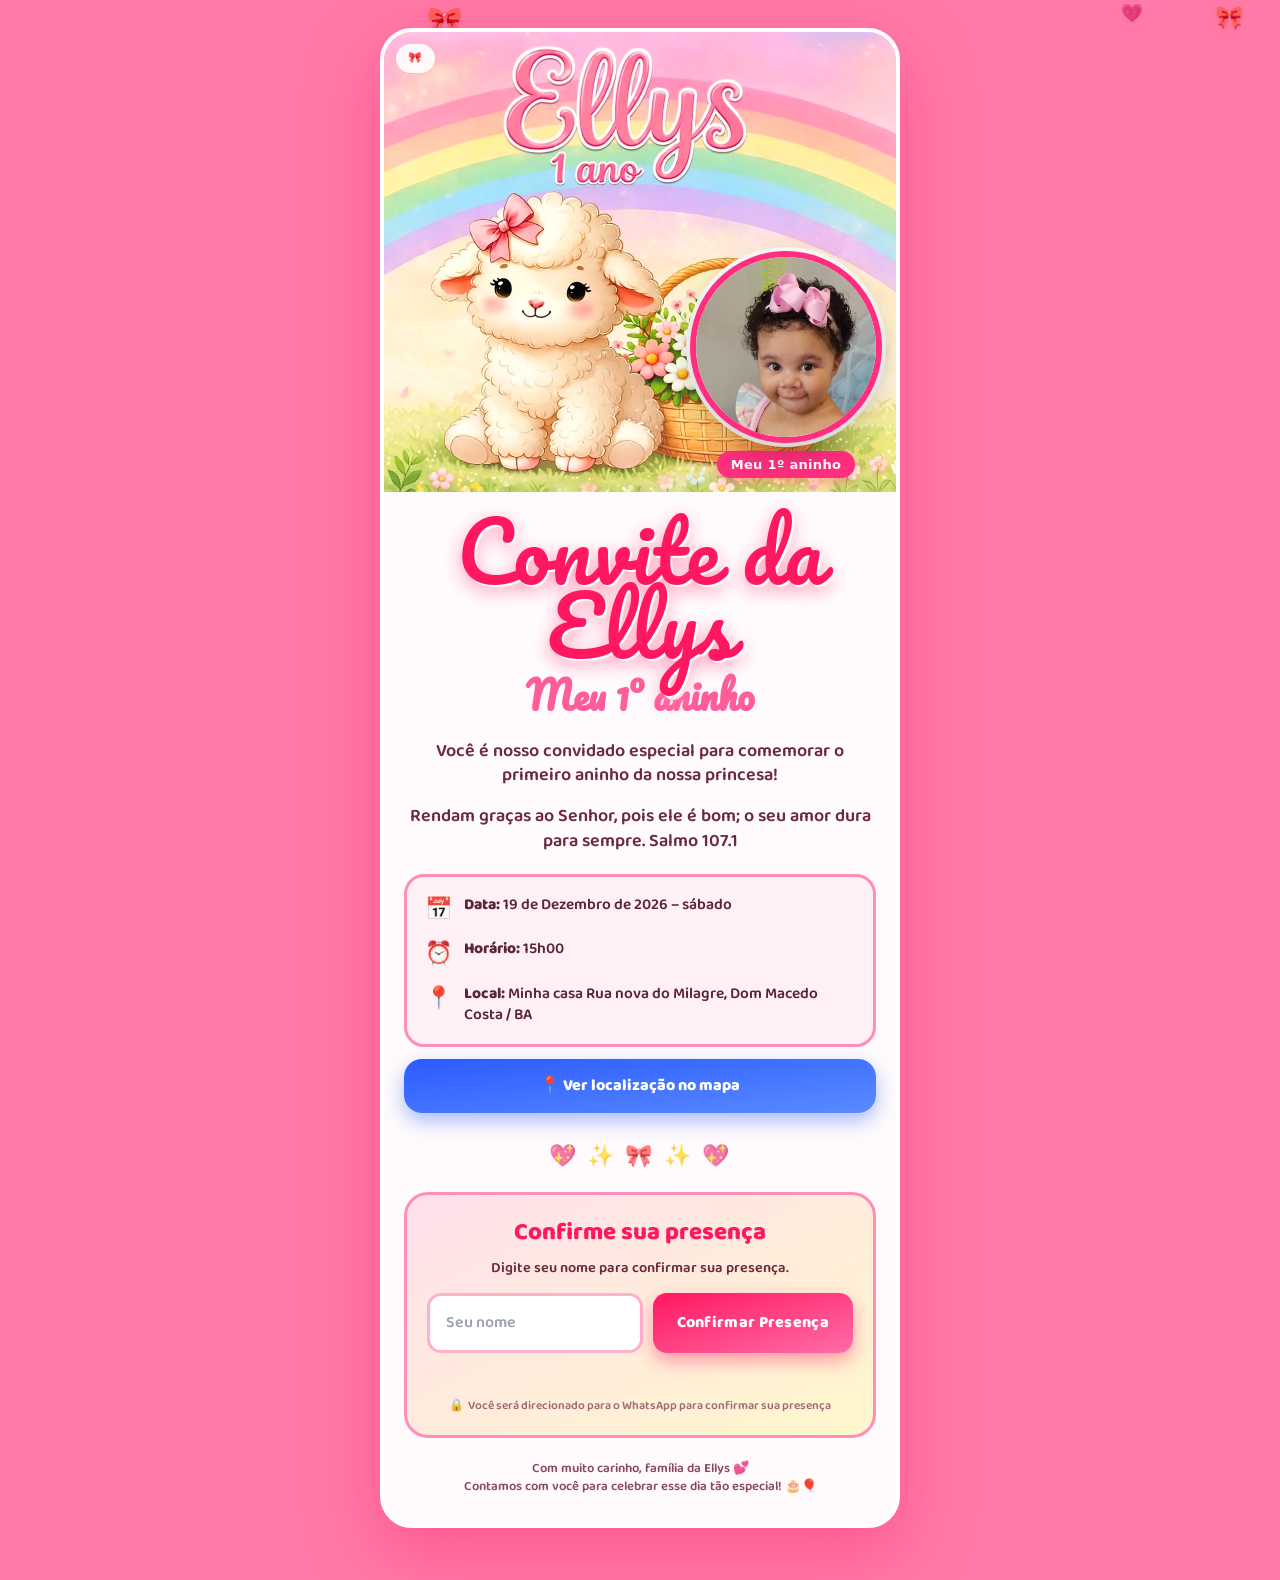
<file: index.html>
<!DOCTYPE html>
<html lang="en">
<head>
  <meta charset="UTF-8">
  <meta name="viewport" content="width=device-width, initial-scale=1">
  <title>Convite de Ellys</title>

  <style>*,:after,:before{--tw-border-spacing-x:0;--tw-border-spacing-y:0;--tw-translate-x:0;--tw-translate-y:0;--tw-rotate:0;--tw-skew-x:0;--tw-skew-y:0;--tw-scale-x:1;--tw-scale-y:1;--tw-pan-x: ;--tw-pan-y: ;--tw-pinch-zoom: ;--tw-scroll-snap-strictness:proximity;--tw-gradient-from-position: ;--tw-gradient-via-position: ;--tw-gradient-to-position: ;--tw-ordinal: ;--tw-slashed-zero: ;--tw-numeric-figure: ;--tw-numeric-spacing: ;--tw-numeric-fraction: ;--tw-ring-inset: ;--tw-ring-offset-width:0px;--tw-ring-offset-color:#fff;--tw-ring-color:rgba(59,130,246,.5);--tw-ring-offset-shadow:0 0 #0000;--tw-ring-shadow:0 0 #0000;--tw-shadow:0 0 #0000;--tw-shadow-colored:0 0 #0000;--tw-blur: ;--tw-brightness: ;--tw-contrast: ;--tw-grayscale: ;--tw-hue-rotate: ;--tw-invert: ;--tw-saturate: ;--tw-sepia: ;--tw-drop-shadow: ;--tw-backdrop-blur: ;--tw-backdrop-brightness: ;--tw-backdrop-contrast: ;--tw-backdrop-grayscale: ;--tw-backdrop-hue-rotate: ;--tw-backdrop-invert: ;--tw-backdrop-opacity: ;--tw-backdrop-saturate: ;--tw-backdrop-sepia: ;--tw-contain-size: ;--tw-contain-layout: ;--tw-contain-paint: ;--tw-contain-style: }::backdrop{--tw-border-spacing-x:0;--tw-border-spacing-y:0;--tw-translate-x:0;--tw-translate-y:0;--tw-rotate:0;--tw-skew-x:0;--tw-skew-y:0;--tw-scale-x:1;--tw-scale-y:1;--tw-pan-x: ;--tw-pan-y: ;--tw-pinch-zoom: ;--tw-scroll-snap-strictness:proximity;--tw-gradient-from-position: ;--tw-gradient-via-position: ;--tw-gradient-to-position: ;--tw-ordinal: ;--tw-slashed-zero: ;--tw-numeric-figure: ;--tw-numeric-spacing: ;--tw-numeric-fraction: ;--tw-ring-inset: ;--tw-ring-offset-width:0px;--tw-ring-offset-color:#fff;--tw-ring-color:rgba(59,130,246,.5);--tw-ring-offset-shadow:0 0 #0000;--tw-ring-shadow:0 0 #0000;--tw-shadow:0 0 #0000;--tw-shadow-colored:0 0 #0000;--tw-blur: ;--tw-brightness: ;--tw-contrast: ;--tw-grayscale: ;--tw-hue-rotate: ;--tw-invert: ;--tw-saturate: ;--tw-sepia: ;--tw-drop-shadow: ;--tw-backdrop-blur: ;--tw-backdrop-brightness: ;--tw-backdrop-contrast: ;--tw-backdrop-grayscale: ;--tw-backdrop-hue-rotate: ;--tw-backdrop-invert: ;--tw-backdrop-opacity: ;--tw-backdrop-saturate: ;--tw-backdrop-sepia: ;--tw-contain-size: ;--tw-contain-layout: ;--tw-contain-paint: ;--tw-contain-style: }/*! tailwindcss v3.4.18 | MIT License | https://tailwindcss.com*/*,:after,:before{box-sizing:border-box;border:0 solid #e5e7eb}:after,:before{--tw-content:""}:host,html{line-height:1.5;-webkit-text-size-adjust:100%;-moz-tab-size:4;-o-tab-size:4;tab-size:4;font-family:ui-sans-serif,system-ui,sans-serif,Apple Color Emoji,Segoe UI Emoji,Segoe UI Symbol,Noto Color Emoji;font-feature-settings:normal;font-variation-settings:normal;-webkit-tap-highlight-color:transparent}body{line-height:inherit}hr{height:0;color:inherit;border-top-width:1px}abbr:where([title]){-webkit-text-decoration:underline dotted;text-decoration:underline dotted}h1,h2,h3,h4,h5,h6{font-size:inherit;font-weight:inherit}a{color:inherit;text-decoration:inherit}b,strong{font-weight:bolder}code,kbd,pre,samp{font-family:ui-monospace,SFMono-Regular,Menlo,Monaco,Consolas,Liberation Mono,Courier New,monospace;font-feature-settings:normal;font-variation-settings:normal;font-size:1em}small{font-size:80%}sub,sup{font-size:75%;line-height:0;position:relative;vertical-align:baseline}sub{bottom:-.25em}sup{top:-.5em}table{text-indent:0;border-color:inherit;border-collapse:collapse}button,input,optgroup,select,textarea{font-family:inherit;font-feature-settings:inherit;font-variation-settings:inherit;font-size:100%;font-weight:inherit;line-height:inherit;letter-spacing:inherit;color:inherit;margin:0;padding:0}button,select{text-transform:none}button,input:where([type=button]),input:where([type=reset]),input:where([type=submit]){-webkit-appearance:button;background-color:transparent;background-image:none}:-moz-focusring{outline:auto}:-moz-ui-invalid{box-shadow:none}progress{vertical-align:baseline}::-webkit-inner-spin-button,::-webkit-outer-spin-button{height:auto}[type=search]{-webkit-appearance:textfield;outline-offset:-2px}::-webkit-search-decoration{-webkit-appearance:none}::-webkit-file-upload-button{-webkit-appearance:button;font:inherit}summary{display:list-item}blockquote,dd,dl,figure,h1,h2,h3,h4,h5,h6,hr,p,pre{margin:0}fieldset{margin:0}fieldset,legend{padding:0}menu,ol,ul{list-style:none;margin:0;padding:0}dialog{padding:0}textarea{resize:vertical}input::-moz-placeholder,textarea::-moz-placeholder{opacity:1;color:#9ca3af}input::placeholder,textarea::placeholder{opacity:1;color:#9ca3af}[role=button],button{cursor:pointer}:disabled{cursor:default}audio,canvas,embed,iframe,img,object,svg,video{display:block;vertical-align:middle}img,video{max-width:100%;height:auto}[hidden]:where(:not([hidden=until-found])){display:none}.\!container{width:100%!important}.container{width:100%}@media (min-width:640px){.\!container{max-width:640px!important}.container{max-width:640px}}@media (min-width:768px){.\!container{max-width:768px!important}.container{max-width:768px}}@media (min-width:1024px){.\!container{max-width:1024px!important}.container{max-width:1024px}}@media (min-width:1280px){.\!container{max-width:1280px!important}.container{max-width:1280px}}@media (min-width:1536px){.\!container{max-width:1536px!important}.container{max-width:1536px}}.pointer-events-none{pointer-events:none}.absolute{position:absolute}.relative{position:relative}.inset-0{inset:0}.bottom-\[14px\]{bottom:14px}.left-3{left:.75rem}.right-\[14px\]{right:14px}.top-3{top:.75rem}.z-\[3\]{z-index:3}.my-5{margin-top:1.25rem;margin-bottom:1.25rem}.mb-1\.5{margin-bottom:.375rem}.mb-3\.5{margin-bottom:.875rem}.mt-1{margin-top:.25rem}.mt-2{margin-top:.5rem}.mt-3{margin-top:.75rem}.mt-4{margin-top:1rem}.mt-5{margin-top:1.25rem}.mt-\[1px\]{margin-top:1px}.mt-\[22px\]{margin-top:22px}.block{display:block}.flex{display:flex}.inline-flex{display:inline-flex}.grid{display:grid}.h-\[172px\]{height:172px}.h-\[420px\]{height:420px}.h-full{height:100%}.min-h-\[20px\]{min-height:20px}.min-h-screen{min-height:100vh}.w-\[172px\]{width:172px}.w-full{width:100%}.max-w-\[520px\]{max-width:520px}.transform{transform:translate(var(--tw-translate-x),var(--tw-translate-y)) rotate(var(--tw-rotate)) skewX(var(--tw-skew-x)) skewY(var(--tw-skew-y)) scaleX(var(--tw-scale-x)) scaleY(var(--tw-scale-y))}.cursor-pointer{cursor:pointer}.select-none{-webkit-user-select:none;-moz-user-select:none;user-select:none}.flex-col{flex-direction:column}.items-start{align-items:flex-start}.items-center{align-items:center}.justify-center{justify-content:center}.gap-1{gap:.25rem}.gap-2\.5{gap:.625rem}.gap-3{gap:.75rem}.gap-\[14px\]{gap:14px}.gap-\[8px\]{gap:8px}.overflow-hidden{overflow:hidden}.overflow-x-hidden{overflow-x:hidden}.whitespace-nowrap{white-space:nowrap}.rounded-\[14px\]{border-radius:14px}.rounded-\[18px\]{border-radius:18px}.rounded-\[20px\]{border-radius:20px}.rounded-\[24px\]{border-radius:24px}.rounded-\[32px\]{border-radius:32px}.rounded-full{border-radius:9999px}.border-\[3px\]{border-width:3px}.border-\[4px\]{border-width:4px}.border-\[6px\]{border-width:6px}.border-none{border-style:none}.border-\[\#ff2e7e\]{--tw-border-opacity:1;border-color:rgb(255 46 126/var(--tw-border-opacity,1))}.border-\[\#ff8fba\]{--tw-border-opacity:1;border-color:rgb(255 143 186/var(--tw-border-opacity,1))}.border-\[\#ffb1cc\]{--tw-border-opacity:1;border-color:rgb(255 177 204/var(--tw-border-opacity,1))}.border-white{--tw-border-opacity:1;border-color:rgb(255 255 255/var(--tw-border-opacity,1))}.bg-\[\#ff2e7e\]{--tw-bg-opacity:1;background-color:rgb(255 46 126/var(--tw-bg-opacity,1))}.bg-\[\#fff0f6\]{--tw-bg-opacity:1;background-color:rgb(255 240 246/var(--tw-bg-opacity,1))}.bg-\[var\(--bg\)\]{background-color:var(--bg)}.bg-\[var\(--card\)\]{background-color:var(--card)}.bg-white{--tw-bg-opacity:1;background-color:rgb(255 255 255/var(--tw-bg-opacity,1))}.bg-white\/90{background-color:hsla(0,0%,100%,.9)}.bg-gradient-to-br{background-image:linear-gradient(to bottom right,var(--tw-gradient-stops))}.bg-gradient-to-t{background-image:linear-gradient(to top,var(--tw-gradient-stops))}.from-\[\#2b5bff\]{--tw-gradient-from:#2b5bff var(--tw-gradient-from-position);--tw-gradient-to:rgba(43,91,255,0) var(--tw-gradient-to-position);--tw-gradient-stops:var(--tw-gradient-from),var(--tw-gradient-to)}.from-\[\#ff1760\]{--tw-gradient-from:#ff1760 var(--tw-gradient-from-position);--tw-gradient-to:rgba(255,23,96,0) var(--tw-gradient-to-position);--tw-gradient-stops:var(--tw-gradient-from),var(--tw-gradient-to)}.from-\[\#ffe0ec\]{--tw-gradient-from:#ffe0ec var(--tw-gradient-from-position);--tw-gradient-to:rgba(255,224,236,0) var(--tw-gradient-to-position);--tw-gradient-stops:var(--tw-gradient-from),var(--tw-gradient-to)}.from-white\/20{--tw-gradient-from:hsla(0,0%,100%,.2) var(--tw-gradient-from-position);--tw-gradient-to:hsla(0,0%,100%,0) var(--tw-gradient-to-position);--tw-gradient-stops:var(--tw-gradient-from),var(--tw-gradient-to)}.via-transparent{--tw-gradient-to:transparent var(--tw-gradient-to-position);--tw-gradient-stops:var(--tw-gradient-from),transparent var(--tw-gradient-via-position),var(--tw-gradient-to)}.to-\[\#5a8bff\]{--tw-gradient-to:#5a8bff var(--tw-gradient-to-position)}.to-\[\#ff6da8\]{--tw-gradient-to:#ff6da8 var(--tw-gradient-to-position)}.to-\[\#fff7cc\]{--tw-gradient-to:#fff7cc var(--tw-gradient-to-position)}.to-transparent{--tw-gradient-to:transparent var(--tw-gradient-to-position)}.object-cover{-o-object-fit:cover;object-fit:cover}.p-5{padding:1.25rem}.p-\[18px\]{padding:18px}.px-3{padding-left:.75rem;padding-right:.75rem}.px-4{padding-left:1rem;padding-right:1rem}.px-6{padding-left:1.5rem;padding-right:1.5rem}.px-\[14px\]{padding-left:14px;padding-right:14px}.px-\[18px\]{padding-left:18px;padding-right:18px}.px-\[20px\]{padding-left:20px;padding-right:20px}.py-1\.5{padding-top:.375rem;padding-bottom:.375rem}.py-\[15px\]{padding-top:15px;padding-bottom:15px}.py-\[4px\]{padding-top:4px;padding-bottom:4px}.pb-\[28px\]{padding-bottom:28px}.pt-\[22px\]{padding-top:22px}.text-left{text-align:left}.text-center{text-align:center}.font-\[\'Baloo_2\'\]{font-family:Baloo\ 2}.font-\[\'Pacifico\'\]{font-family:Pacifico}.text-\[11px\]{font-size:11px}.text-\[12px\]{font-size:12px}.text-\[13px\]{font-size:13px}.text-\[14\.5px\]{font-size:14.5px}.text-\[15\.5px\]{font-size:15.5px}.text-\[15px\]{font-size:15px}.text-\[16px\]{font-size:16px}.text-\[18px\]{font-size:18px}.text-\[22px\]{font-size:22px}.text-\[24px\]{font-size:24px}.text-\[34px\]{font-size:34px}.text-\[68px\]{font-size:68px}.font-extrabold{font-weight:800}.font-semibold{font-weight:600}.uppercase{text-transform:uppercase}.leading-\[0\.9\]{line-height:.9}.leading-\[1\.35\]{line-height:1.35}.leading-snug{line-height:1.375}.tracking-\[0\.08em\]{letter-spacing:.08em}.tracking-\[0\.3px\]{letter-spacing:.3px}.tracking-\[1px\]{letter-spacing:1px}.tracking-wide{letter-spacing:.025em}.tracking-widest{letter-spacing:.1em}.text-\[\#1b8a3a\]{--tw-text-opacity:1;color:rgb(27 138 58/var(--tw-text-opacity,1))}.text-\[\#4a2030\]{--tw-text-opacity:1;color:rgb(74 32 48/var(--tw-text-opacity,1))}.text-\[\#5a2635\]{--tw-text-opacity:1;color:rgb(90 38 53/var(--tw-text-opacity,1))}.text-\[\#6b2a3d\]{--tw-text-opacity:1;color:rgb(107 42 61/var(--tw-text-opacity,1))}.text-\[\#8a4a5e\]{--tw-text-opacity:1;color:rgb(138 74 94/var(--tw-text-opacity,1))}.text-\[\#d0003a\]{--tw-text-opacity:1;color:rgb(208 0 58/var(--tw-text-opacity,1))}.text-\[\#ff1760\]{--tw-text-opacity:1;color:rgb(255 23 96/var(--tw-text-opacity,1))}.text-\[\#ff2e7e\]{--tw-text-opacity:1;color:rgb(255 46 126/var(--tw-text-opacity,1))}.text-\[\#ff5c9a\]{--tw-text-opacity:1;color:rgb(255 92 154/var(--tw-text-opacity,1))}.text-white{--tw-text-opacity:1;color:rgb(255 255 255/var(--tw-text-opacity,1))}.no-underline{text-decoration-line:none}.opacity-80{opacity:.8}.shadow-\[0_10px_28px_rgba\(0\2c 0\2c 0\2c 0\.22\)\2c 0_0_0_4px_\#fff\]{--tw-shadow:0 10px 28px rgba(0,0,0,.22),0 0 0 4px #fff;--tw-shadow-colored:0 10px 28px var(--tw-shadow-color),0 0 0 4px var(--tw-shadow-color);box-shadow:var(--tw-ring-offset-shadow,0 0 #0000),var(--tw-ring-shadow,0 0 #0000),var(--tw-shadow)}.shadow-\[0_24px_70px_rgba\(255\2c 20\2c 90\2c 0\.35\)\]{--tw-shadow:0 24px 70px rgba(255,20,90,.35);--tw-shadow-colored:0 24px 70px var(--tw-shadow-color);box-shadow:var(--tw-ring-offset-shadow,0 0 #0000),var(--tw-ring-shadow,0 0 #0000),var(--tw-shadow)}.shadow-\[0_4px_12px_rgba\(255\2c 46\2c 126\2c 0\.4\)\]{--tw-shadow:0 4px 12px rgba(255,46,126,.4);--tw-shadow-colored:0 4px 12px var(--tw-shadow-color);box-shadow:var(--tw-ring-offset-shadow,0 0 #0000),var(--tw-ring-shadow,0 0 #0000),var(--tw-shadow)}.shadow-\[0_8px_18px_rgba\(255\2c 23\2c 96\2c 0\.4\)\]{--tw-shadow:0 8px 18px rgba(255,23,96,.4);--tw-shadow-colored:0 8px 18px var(--tw-shadow-color);box-shadow:var(--tw-ring-offset-shadow,0 0 #0000),var(--tw-ring-shadow,0 0 #0000),var(--tw-shadow)}.shadow-\[0_8px_20px_rgba\(43\2c 91\2c 255\2c 0\.4\)\]{--tw-shadow:0 8px 20px rgba(43,91,255,.4);--tw-shadow-colored:0 8px 20px var(--tw-shadow-color)}.shadow-\[0_8px_20px_rgba\(43\2c 91\2c 255\2c 0\.4\)\],.shadow-sm{box-shadow:var(--tw-ring-offset-shadow,0 0 #0000),var(--tw-ring-shadow,0 0 #0000),var(--tw-shadow)}.shadow-sm{--tw-shadow:0 1px 2px 0 rgba(0,0,0,.05);--tw-shadow-colored:0 1px 2px 0 var(--tw-shadow-color)}.outline-none{outline:2px solid transparent;outline-offset:2px}.contrast-\[1\.05\]{--tw-contrast:contrast(1.05)}.contrast-\[1\.05\],.drop-shadow{filter:var(--tw-blur) var(--tw-brightness) var(--tw-contrast) var(--tw-grayscale) var(--tw-hue-rotate) var(--tw-invert) var(--tw-saturate) var(--tw-sepia) var(--tw-drop-shadow)}.drop-shadow{--tw-drop-shadow:drop-shadow(0 1px 2px rgba(0,0,0,.1)) drop-shadow(0 1px 1px rgba(0,0,0,.06))}.drop-shadow-\[2px_2px_0_\#fff\]{--tw-drop-shadow:drop-shadow(2px 2px 0 #fff)}.drop-shadow-\[2px_2px_0_\#fff\],.saturate-\[1\.25\]{filter:var(--tw-blur) var(--tw-brightness) var(--tw-contrast) var(--tw-grayscale) var(--tw-hue-rotate) var(--tw-invert) var(--tw-saturate) var(--tw-sepia) var(--tw-drop-shadow)}.saturate-\[1\.25\]{--tw-saturate:saturate(1.25)}.filter{filter:var(--tw-blur) var(--tw-brightness) var(--tw-contrast) var(--tw-grayscale) var(--tw-hue-rotate) var(--tw-invert) var(--tw-saturate) var(--tw-sepia) var(--tw-drop-shadow)}.backdrop-blur{--tw-backdrop-blur:blur(8px)}.backdrop-blur,.backdrop-blur-\[12px\]{backdrop-filter:var(--tw-backdrop-blur) var(--tw-backdrop-brightness) var(--tw-backdrop-contrast) var(--tw-backdrop-grayscale) var(--tw-backdrop-hue-rotate) var(--tw-backdrop-invert) var(--tw-backdrop-opacity) var(--tw-backdrop-saturate) var(--tw-backdrop-sepia)}.backdrop-blur-\[12px\]{--tw-backdrop-blur:blur(12px)}.transition-all{transition-property:all;transition-timing-function:cubic-bezier(.4,0,.2,1);transition-duration:.15s}.duration-200{transition-duration:.2s}.ease-out{transition-timing-function:cubic-bezier(0,0,.2,1)}#root,body,html{min-height:100%}body{margin:0;font-family:ui-sans-serif,system-ui,-apple-system,BlinkMacSystemFont,Segoe UI,sans-serif}[role=button]:not([aria-disabled=true]),button:not(:disabled),label[for],select:not(:disabled),summary{cursor:pointer}.hover\:translate-y-\[-2px\]:hover{--tw-translate-y:-2px}.hover\:scale-\[1\.02\]:hover,.hover\:translate-y-\[-2px\]:hover{transform:translate(var(--tw-translate-x),var(--tw-translate-y)) rotate(var(--tw-rotate)) skewX(var(--tw-skew-x)) skewY(var(--tw-skew-y)) scaleX(var(--tw-scale-x)) scaleY(var(--tw-scale-y))}.hover\:scale-\[1\.02\]:hover{--tw-scale-x:1.02;--tw-scale-y:1.02}.hover\:shadow-\[0_12px_26px_rgba\(43\2c 91\2c 255\2c 0\.5\)\]:hover{--tw-shadow:0 12px 26px rgba(43,91,255,.5);--tw-shadow-colored:0 12px 26px var(--tw-shadow-color);box-shadow:var(--tw-ring-offset-shadow,0 0 #0000),var(--tw-ring-shadow,0 0 #0000),var(--tw-shadow)}.hover\:brightness-\[1\.05\]:hover{--tw-brightness:brightness(1.05);filter:var(--tw-blur) var(--tw-brightness) var(--tw-contrast) var(--tw-grayscale) var(--tw-hue-rotate) var(--tw-invert) var(--tw-saturate) var(--tw-sepia) var(--tw-drop-shadow)}.focus\:border-\[\#ff1760\]:focus{--tw-border-opacity:1;border-color:rgb(255 23 96/var(--tw-border-opacity,1))}.focus\:shadow-\[0_0_0_3px_rgba\(255\2c 23\2c 96\2c 0\.18\)\]:focus{--tw-shadow:0 0 0 3px rgba(255,23,96,.18);--tw-shadow-colored:0 0 0 3px var(--tw-shadow-color);box-shadow:var(--tw-ring-offset-shadow,0 0 #0000),var(--tw-ring-shadow,0 0 #0000),var(--tw-shadow)}.disabled\:cursor-not-allowed:disabled{cursor:not-allowed}.disabled\:opacity-60:disabled{opacity:.6}@media (min-width:768px){.md\:h-\[192px\]{height:192px}.md\:h-\[460px\]{height:460px}.md\:w-\[192px\]{width:192px}.md\:flex-1{flex:1 1 0%}.md\:flex-row{flex-direction:row}.md\:text-center{text-align:center}.md\:text-\[38px\]{font-size:38px}.md\:text-\[82px\]{font-size:82px}}</style>

</head>
<body>
  <div id="root"></div>
  
  <script type="module">var Bs=Object.create;var{getPrototypeOf:Ls,defineProperty:Gl,getOwnPropertyNames:vs}=Object;var Xs=Object.prototype.hasOwnProperty;var mt=(e,t,r)=>{r=e!=null?Bs(Ls(e)):{};let n=t||!e||!e.__esModule?Gl(r,"default",{value:e,enumerable:!0}):r;for(let l of vs(e))if(!Xs.call(n,l))Gl(n,l,{get:()=>e[l],enumerable:!0});return n};var on=(e,t)=>()=>(t||e((t={exports:{}}).exports,t),t.exports);var Ds=(e,t)=>{for(var r in t)Gl(e,r,{get:t[r],enumerable:!0,configurable:!0,set:(n)=>t[r]=()=>n})};var Es=(e,t)=>()=>(e&&(t=e(e=0)),t);var sr=on((sc)=>{var pr=Symbol.for("react.element"),Hs=Symbol.for("react.portal"),Ps=Symbol.for("react.fragment"),bs=Symbol.for("react.strict_mode"),_s=Symbol.for("react.profiler"),$s=Symbol.for("react.provider"),ec=Symbol.for("react.context"),tc=Symbol.for("react.forward_ref"),rc=Symbol.for("react.suspense"),nc=Symbol.for("react.memo"),lc=Symbol.for("react.lazy"),_i=Symbol.iterator;function ac(e){if(e===null||typeof e!=="object")return null;return e=_i&&e[_i]||e["@@iterator"],typeof e==="function"?e:null}var to={isMounted:function(){return!1},enqueueForceUpdate:function(){},enqueueReplaceState:function(){},enqueueSetState:function(){}},ro=Object.assign,no={};function gt(e,t,r){this.props=e,this.context=t,this.refs=no,this.updater=r||to}gt.prototype.isReactComponent={};gt.prototype.setState=function(e,t){if(typeof e!=="object"&&typeof e!=="function"&&e!=null)throw Error("setState(...): takes an object of state variables to update or a function which returns an object of state variables.");this.updater.enqueueSetState(this,e,t,"setState")};gt.prototype.forceUpdate=function(e){this.updater.enqueueForceUpdate(this,e,"forceUpdate")};function lo(){}lo.prototype=gt.prototype;function Ml(e,t,r){this.props=e,this.context=t,this.refs=no,this.updater=r||to}var gl=Ml.prototype=new lo;gl.constructor=Ml;ro(gl,gt.prototype);gl.isPureReactComponent=!0;var $i=Array.isArray,ao=Object.prototype.hasOwnProperty,jl={current:null},io={key:!0,ref:!0,__self:!0,__source:!0};function oo(e,t,r){var n,l={},a=null,i=null;if(t!=null)for(n in t.ref!==void 0&&(i=t.ref),t.key!==void 0&&(a=""+t.key),t)ao.call(t,n)&&!io.hasOwnProperty(n)&&(l[n]=t[n]);var o=arguments.length-2;if(o===1)l.children=r;else if(1<o){for(var u=Array(o),s=0;s<o;s++)u[s]=arguments[s+2];l.children=u}if(e&&e.defaultProps)for(n in o=e.defaultProps,o)l[n]===void 0&&(l[n]=o[n]);return{$$typeof:pr,type:e,key:a,ref:i,props:l,_owner:jl.current}}function ic(e,t){return{$$typeof:pr,type:e.type,key:t,ref:e.ref,props:e.props,_owner:e._owner}}function zl(e){return typeof e==="object"&&e!==null&&e.$$typeof===pr}function oc(e){var t={"=":"=0",":":"=2"};return"$"+e.replace(/[=:]/g,function(r){return t[r]})}var eo=/\/+/g;function hl(e,t){return typeof e==="object"&&e!==null&&e.key!=null?oc(""+e.key):t.toString(36)}function pn(e,t,r,n,l){var a=typeof e;if(a==="undefined"||a==="boolean")e=null;var i=!1;if(e===null)i=!0;else switch(a){case"string":case"number":i=!0;break;case"object":switch(e.$$typeof){case pr:case Hs:i=!0}}if(i)return i=e,l=l(i),e=n===""?"."+hl(i,0):n,$i(l)?(r="",e!=null&&(r=e.replace(eo,"$&/")+"/"),pn(l,t,r,"",function(s){return s})):l!=null&&(zl(l)&&(l=ic(l,r+(!l.key||i&&i.key===l.key?"":(""+l.key).replace(eo,"$&/")+"/")+e)),t.push(l)),1;if(i=0,n=n===""?".":n+":",$i(e))for(var o=0;o<e.length;o++){a=e[o];var u=n+hl(a,o);i+=pn(a,t,r,u,l)}else if(u=ac(e),typeof u==="function")for(e=u.call(e),o=0;!(a=e.next()).done;)a=a.value,u=n+hl(a,o++),i+=pn(a,t,r,u,l);else if(a==="object")throw t=String(e),Error("Objects are not valid as a React child (found: "+(t==="[object Object]"?"object with keys {"+Object.keys(e).join(", ")+"}":t)+"). If you meant to render a collection of children, use an array instead.");return i}function un(e,t,r){if(e==null)return e;var n=[],l=0;return pn(e,n,"","",function(a){return t.call(r,a,l++)}),n}function uc(e){if(e._status===-1){var t=e._result;t=t(),t.then(function(r){if(e._status===0||e._status===-1)e._status=1,e._result=r},function(r){if(e._status===0||e._status===-1)e._status=2,e._result=r}),e._status===-1&&(e._status=0,e._result=t)}if(e._status===1)return e._result.default;throw e._result}var re={current:null},sn={transition:null},pc={ReactCurrentDispatcher:re,ReactCurrentBatchConfig:sn,ReactCurrentOwner:jl};function uo(){throw Error("act(...) is not supported in production builds of React.")}sc.Children={map:un,forEach:function(e,t,r){un(e,function(){t.apply(this,arguments)},r)},count:function(e){var t=0;return un(e,function(){t++}),t},toArray:function(e){return un(e,function(t){return t})||[]},only:function(e){if(!zl(e))throw Error("React.Children.only expected to receive a single React element child.");return e}};sc.Component=gt;sc.Fragment=Ps;sc.Profiler=_s;sc.PureComponent=Ml;sc.StrictMode=bs;sc.Suspense=rc;sc.__SECRET_INTERNALS_DO_NOT_USE_OR_YOU_WILL_BE_FIRED=pc;sc.act=uo;sc.cloneElement=function(e,t,r){if(e===null||e===void 0)throw Error("React.cloneElement(...): The argument must be a React element, but you passed "+e+".");var n=ro({},e.props),l=e.key,a=e.ref,i=e._owner;if(t!=null){if(t.ref!==void 0&&(a=t.ref,i=jl.current),t.key!==void 0&&(l=""+t.key),e.type&&e.type.defaultProps)var o=e.type.defaultProps;for(u in t)ao.call(t,u)&&!io.hasOwnProperty(u)&&(n[u]=t[u]===void 0&&o!==void 0?o[u]:t[u])}var u=arguments.length-2;if(u===1)n.children=r;else if(1<u){o=Array(u);for(var s=0;s<u;s++)o[s]=arguments[s+2];n.children=o}return{$$typeof:pr,type:e.type,key:l,ref:a,props:n,_owner:i}};sc.createContext=function(e){return e={$$typeof:ec,_currentValue:e,_currentValue2:e,_threadCount:0,Provider:null,Consumer:null,_defaultValue:null,_globalName:null},e.Provider={$$typeof:$s,_context:e},e.Consumer=e};sc.createElement=oo;sc.createFactory=function(e){var t=oo.bind(null,e);return t.type=e,t};sc.createRef=function(){return{current:null}};sc.forwardRef=function(e){return{$$typeof:tc,render:e}};sc.isValidElement=zl;sc.lazy=function(e){return{$$typeof:lc,_payload:{_status:-1,_result:e},_init:uc}};sc.memo=function(e,t){return{$$typeof:nc,type:e,compare:t===void 0?null:t}};sc.startTransition=function(e){var t=sn.transition;sn.transition={};try{e()}finally{sn.transition=t}};sc.unstable_act=uo;sc.useCallback=function(e,t){return re.current.useCallback(e,t)};sc.useContext=function(e){return re.current.useContext(e)};sc.useDebugValue=function(){};sc.useDeferredValue=function(e){return re.current.useDeferredValue(e)};sc.useEffect=function(e,t){return re.current.useEffect(e,t)};sc.useId=function(){return re.current.useId()};sc.useImperativeHandle=function(e,t,r){return re.current.useImperativeHandle(e,t,r)};sc.useInsertionEffect=function(e,t){return re.current.useInsertionEffect(e,t)};sc.useLayoutEffect=function(e,t){return re.current.useLayoutEffect(e,t)};sc.useMemo=function(e,t){return re.current.useMemo(e,t)};sc.useReducer=function(e,t,r){return re.current.useReducer(e,t,r)};sc.useRef=function(e){return re.current.useRef(e)};sc.useState=function(e){return re.current.useState(e)};sc.useSyncExternalStore=function(e,t,r){return re.current.useSyncExternalStore(e,t,r)};sc.useTransition=function(){return re.current.useTransition()};sc.version="18.3.1"});var mo=on((Ec)=>{function Ol(e,t){var r=e.length;e.push(t);e:for(;0<r;){var n=r-1>>>1,l=e[n];if(0<cn(l,t))e[n]=t,e[r]=l,r=n;else break e}}function Re(e){return e.length===0?null:e[0]}function mn(e){if(e.length===0)return null;var t=e[0],r=e.pop();if(r!==t){e[0]=r;e:for(var n=0,l=e.length,a=l>>>1;n<a;){var i=2*(n+1)-1,o=e[i],u=i+1,s=e[u];if(0>cn(o,r))u<l&&0>cn(s,o)?(e[n]=s,e[u]=r,n=u):(e[n]=o,e[i]=r,n=i);else if(u<l&&0>cn(s,r))e[n]=s,e[u]=r,n=u;else break e}}return t}function cn(e,t){var r=e.sortIndex-t.sortIndex;return r!==0?r:e.id-t.id}if(typeof performance==="object"&&typeof performance.now==="function")Jl=performance,Ec.unstable_now=function(){return Jl.now()};else Vn=Date,Zl=Vn.now(),Ec.unstable_now=function(){return Vn.now()-Zl};var Jl,Vn,Zl,he=[],Ee=[],Dc=1,me=null,b=3,Kn=!1,Kt=!1,Vr=!1,so=typeof setTimeout==="function"?setTimeout:null,co=typeof clearTimeout==="function"?clearTimeout:null,po=typeof setImmediate<"u"?setImmediate:null;typeof navigator<"u"&&navigator.scheduling!==void 0&&navigator.scheduling.isInputPending!==void 0&&navigator.scheduling.isInputPending.bind(navigator.scheduling);function Yl(e){for(var t=Re(Ee);t!==null;){if(t.callback===null)mn(Ee);else if(t.startTime<=e)mn(Ee),t.sortIndex=t.expirationTime,Ol(he,t);else break;t=Re(Ee)}}function Cl(e){if(Vr=!1,Yl(e),!Kt)if(Re(he)!==null)Kt=!0,Bl(wl);else{var t=Re(Ee);t!==null&&Ll(Cl,t.startTime-e)}}function wl(e,t){Kt=!1,Vr&&(Vr=!1,co(qr),qr=-1),Kn=!0;var r=b;try{Yl(t);for(me=Re(he);me!==null&&(!(me.expirationTime>t)||e&&!Uo());){var n=me.callback;if(typeof n==="function"){me.callback=null,b=me.priorityLevel;var l=n(me.expirationTime<=t);t=Ec.unstable_now(),typeof l==="function"?me.callback=l:me===Re(he)&&mn(he),Yl(t)}else mn(he);me=Re(he)}if(me!==null)var a=!0;else{var i=Re(Ee);i!==null&&Ll(Cl,i.startTime-t),a=!1}return a}finally{me=null,b=r,Kn=!1}}var dn=!1,qn=null,qr=-1,Vo=5,qo=-1;function Uo(){return Ec.unstable_now()-qo<Vo?!1:!0}function Il(){if(qn!==null){var e=Ec.unstable_now();qo=e;var t=!0;try{t=qn(!0,e)}finally{t?cr():(dn=!1,qn=null)}}else dn=!1}var cr;if(typeof po==="function")cr=function(){po(Il)};else if(typeof MessageChannel<"u")Un=new MessageChannel,Ql=Un.port2,Un.port1.onmessage=Il,cr=function(){Ql.postMessage(null)};else cr=function(){so(Il,0)};var Un,Ql;function Bl(e){qn=e,dn||(dn=!0,cr())}function Ll(e,t){qr=so(function(){e(Ec.unstable_now())},t)}Ec.unstable_IdlePriority=5;Ec.unstable_ImmediatePriority=1;Ec.unstable_LowPriority=4;Ec.unstable_NormalPriority=3;Ec.unstable_Profiling=null;Ec.unstable_UserBlockingPriority=2;Ec.unstable_cancelCallback=function(e){e.callback=null};Ec.unstable_continueExecution=function(){Kt||Kn||(Kt=!0,Bl(wl))};Ec.unstable_forceFrameRate=function(e){0>e||125<e?console.error("forceFrameRate takes a positive int between 0 and 125, forcing frame rates higher than 125 fps is not supported"):Vo=0<e?Math.floor(1000/e):5};Ec.unstable_getCurrentPriorityLevel=function(){return b};Ec.unstable_getFirstCallbackNode=function(){return Re(he)};Ec.unstable_next=function(e){switch(b){case 1:case 2:case 3:var t=3;break;default:t=b}var r=b;b=t;try{return e()}finally{b=r}};Ec.unstable_pauseExecution=function(){};Ec.unstable_requestPaint=function(){};Ec.unstable_runWithPriority=function(e,t){switch(e){case 1:case 2:case 3:case 4:case 5:break;default:e=3}var r=b;b=e;try{return t()}finally{b=r}};Ec.unstable_scheduleCallback=function(e,t,r){var n=Ec.unstable_now();switch(typeof r==="object"&&r!==null?(r=r.delay,r=typeof r==="number"&&0<r?n+r:n):r=n,e){case 1:var l=-1;break;case 2:l=250;break;case 5:l=1073741823;break;case 4:l=1e4;break;default:l=5000}return l=r+l,e={id:Dc++,callback:t,priorityLevel:e,startTime:r,expirationTime:l,sortIndex:-1},r>n?(e.sortIndex=r,Ol(Ee,e),Re(he)===null&&e===Re(Ee)&&(Vr?(co(qr),qr=-1):Vr=!0,Ll(Cl,r-n))):(e.sortIndex=l,Ol(he,e),Kt||Kn||(Kt=!0,Bl(wl))),e};Ec.unstable_shouldYield=Uo;Ec.unstable_wrapCallback=function(e){var t=b;return function(){var r=b;b=t;try{return e.apply(this,arguments)}finally{b=r}}}});var Pi={};Ds(Pi,{version:()=>hs,unstable_renderSubtreeIntoContainer:()=>Gs,unstable_batchedUpdates:()=>fs,unmountComponentAtNode:()=>xs,render:()=>As,hydrateRoot:()=>ys,hydrate:()=>Ts,flushSync:()=>Ws,findDOMNode:()=>Rs,createRoot:()=>Fs,createPortal:()=>ks,__SECRET_INTERNALS_DO_NOT_USE_OR_YOU_WILL_BE_FIRED:()=>Ss});function K(e){for(var t="https://reactjs.org/docs/error-decoder.html?invariant="+e,r=1;r<arguments.length;r++)t+="&args[]="+encodeURIComponent(arguments[r]);return"Minified React error #"+e+"; visit "+t+" for the full message or use the non-minified dev environment for full errors and additional helpful warnings."}function ht(e,t){er(e,t),er(e+"Capture",t)}function er(e,t){Zr[e]=t;for(e=0;e<t.length;e++)Ru.add(t[e])}function UV(e){if(Va.call(No,e))return!0;if(Va.call(Ko,e))return!1;if(qV.test(e))return No[e]=!0;return Ko[e]=!0,!1}function mV(e,t,r,n){if(r!==null&&r.type===0)return!1;switch(typeof t){case"function":case"symbol":return!0;case"boolean":if(n)return!1;if(r!==null)return!r.acceptsBooleans;return e=e.toLowerCase().slice(0,5),e!=="data-"&&e!=="aria-";default:return!1}}function KV(e,t,r,n){if(t===null||typeof t>"u"||mV(e,t,r,n))return!0;if(n)return!1;if(r!==null)switch(r.type){case 3:return!t;case 4:return t===!1;case 5:return isNaN(t);case 6:return isNaN(t)||1>t}return!1}function ae(e,t,r,n,l,a,i){this.acceptsBooleans=t===2||t===3||t===4,this.attributeName=n,this.attributeNamespace=l,this.mustUseProperty=r,this.propertyName=e,this.type=t,this.sanitizeURL=a,this.removeEmptyString=i}function oi(e){return e[1].toUpperCase()}function ui(e,t,r,n){var l=P.hasOwnProperty(t)?P[t]:null;if(l!==null?l.type!==0:n||!(2<t.length)||t[0]!=="o"&&t[0]!=="O"||t[1]!=="n"&&t[1]!=="N")KV(t,r,l,n)&&(r=null),n||l===null?UV(t)&&(r===null?e.removeAttribute(t):e.setAttribute(t,""+r)):l.mustUseProperty?e[l.propertyName]=r===null?l.type===3?!1:"":r:(t=l.attributeName,n=l.attributeNamespace,r===null?e.removeAttribute(t):(l=l.type,r=l===3||l===4&&r===!0?"":""+r,n?e.setAttributeNS(n,t,r):e.setAttribute(t,r)))}function Ur(e){if(e===null||typeof e!=="object")return null;return e=So&&e[So]||e["@@iterator"],typeof e==="function"?e:null}function Fr(e){if(vl===void 0)try{throw Error()}catch(r){var t=r.stack.trim().match(/\n( *(at )?)/);vl=t&&t[1]||""}return`
`+vl+e}function Dl(e,t){if(!e||Xl)return"";Xl=!0;var r=Error.prepareStackTrace;Error.prepareStackTrace=void 0;try{if(t)if(t=function(){throw Error()},Object.defineProperty(t.prototype,"props",{set:function(){throw Error()}}),typeof Reflect==="object"&&Reflect.construct){try{Reflect.construct(t,[])}catch(s){var n=s}Reflect.construct(e,[],t)}else{try{t.call()}catch(s){n=s}e.call(t.prototype)}else{try{throw Error()}catch(s){n=s}e()}}catch(s){if(s&&n&&typeof s.stack==="string"){for(var l=s.stack.split(`
`),a=n.stack.split(`
`),i=l.length-1,o=a.length-1;1<=i&&0<=o&&l[i]!==a[o];)o--;for(;1<=i&&0<=o;i--,o--)if(l[i]!==a[o]){if(i!==1||o!==1)do if(i--,o--,0>o||l[i]!==a[o]){var u=`
`+l[i].replace(" at new "," at ");return e.displayName&&u.includes("<anonymous>")&&(u=u.replace("<anonymous>",e.displayName)),u}while(1<=i&&0<=o);break}}}finally{Xl=!1,Error.prepareStackTrace=r}return(e=e?e.displayName||e.name:"")?Fr(e):""}function dV(e){switch(e.tag){case 5:return Fr(e.type);case 16:return Fr("Lazy");case 13:return Fr("Suspense");case 19:return Fr("SuspenseList");case 0:case 2:case 15:return e=Dl(e.type,!1),e;case 11:return e=Dl(e.type.render,!1),e;case 1:return e=Dl(e.type,!0),e;default:return""}}function Ka(e){if(e==null)return null;if(typeof e==="function")return e.displayName||e.name||null;if(typeof e==="string")return e;switch(e){case Jt:return"Fragment";case Ot:return"Portal";case qa:return"Profiler";case pi:return"StrictMode";case Ua:return"Suspense";case ma:return"SuspenseList"}if(typeof e==="object")switch(e.$$typeof){case Tu:return(e.displayName||"Context")+".Consumer";case Wu:return(e._context.displayName||"Context")+".Provider";case si:var t=e.render;return e=e.displayName,e||(e=t.displayName||t.name||"",e=e!==""?"ForwardRef("+e+")":"ForwardRef"),e;case ci:return t=e.displayName||null,t!==null?t:Ka(e.type)||"Memo";case Pe:t=e._payload,e=e._init;try{return Ka(e(t))}catch(r){}}return null}function NV(e){var t=e.type;switch(e.tag){case 24:return"Cache";case 9:return(t.displayName||"Context")+".Consumer";case 10:return(t._context.displayName||"Context")+".Provider";case 18:return"DehydratedFragment";case 11:return e=t.render,e=e.displayName||e.name||"",t.displayName||(e!==""?"ForwardRef("+e+")":"ForwardRef");case 7:return"Fragment";case 5:return t;case 4:return"Portal";case 3:return"Root";case 6:return"Text";case 16:return Ka(t);case 8:return t===pi?"StrictMode":"Mode";case 22:return"Offscreen";case 12:return"Profiler";case 21:return"Scope";case 13:return"Suspense";case 19:return"SuspenseList";case 25:return"TracingMarker";case 1:case 0:case 17:case 2:case 14:case 15:if(typeof t==="function")return t.displayName||t.name||null;if(typeof t==="string")return t}return null}function st(e){switch(typeof e){case"boolean":case"number":case"string":case"undefined":return e;case"object":return e;default:return""}}function Au(e){var t=e.type;return(e=e.nodeName)&&e.toLowerCase()==="input"&&(t==="checkbox"||t==="radio")}function SV(e){var t=Au(e)?"checked":"value",r=Object.getOwnPropertyDescriptor(e.constructor.prototype,t),n=""+e[t];if(!e.hasOwnProperty(t)&&typeof r<"u"&&typeof r.get==="function"&&typeof r.set==="function"){var{get:l,set:a}=r;return Object.defineProperty(e,t,{configurable:!0,get:function(){return l.call(this)},set:function(i){n=""+i,a.call(this,i)}}),Object.defineProperty(e,t,{enumerable:r.enumerable}),{getValue:function(){return n},setValue:function(i){n=""+i},stopTracking:function(){e._valueTracker=null,delete e[t]}}}}function Sn(e){e._valueTracker||(e._valueTracker=SV(e))}function xu(e){if(!e)return!1;var t=e._valueTracker;if(!t)return!0;var r=t.getValue(),n="";return e&&(n=Au(e)?e.checked?"true":"false":e.value),e=n,e!==r?(t.setValue(e),!0):!1}function Ln(e){if(e=e||(typeof document<"u"?document:void 0),typeof e>"u")return null;try{return e.activeElement||e.body}catch(t){return e.body}}function da(e,t){var r=t.checked;return J({},t,{defaultChecked:void 0,defaultValue:void 0,value:void 0,checked:r!=null?r:e._wrapperState.initialChecked})}function ko(e,t){var r=t.defaultValue==null?"":t.defaultValue,n=t.checked!=null?t.checked:t.defaultChecked;r=st(t.value!=null?t.value:r),e._wrapperState={initialChecked:n,initialValue:r,controlled:t.type==="checkbox"||t.type==="radio"?t.checked!=null:t.value!=null}}function fu(e,t){t=t.checked,t!=null&&ui(e,"checked",t,!1)}function Na(e,t){fu(e,t);var r=st(t.value),n=t.type;if(r!=null)if(n==="number"){if(r===0&&e.value===""||e.value!=r)e.value=""+r}else e.value!==""+r&&(e.value=""+r);else if(n==="submit"||n==="reset"){e.removeAttribute("value");return}t.hasOwnProperty("value")?Sa(e,t.type,r):t.hasOwnProperty("defaultValue")&&Sa(e,t.type,st(t.defaultValue)),t.checked==null&&t.defaultChecked!=null&&(e.defaultChecked=!!t.defaultChecked)}function Fo(e,t,r){if(t.hasOwnProperty("value")||t.hasOwnProperty("defaultValue")){var n=t.type;if(!(n!=="submit"&&n!=="reset"||t.value!==void 0&&t.value!==null))return;t=""+e._wrapperState.initialValue,r||t===e.value||(e.value=t),e.defaultValue=t}r=e.name,r!==""&&(e.name=""),e.defaultChecked=!!e._wrapperState.initialChecked,r!==""&&(e.name=r)}function Sa(e,t,r){if(t!=="number"||Ln(e.ownerDocument)!==e)r==null?e.defaultValue=""+e._wrapperState.initialValue:e.defaultValue!==""+r&&(e.defaultValue=""+r)}function Et(e,t,r,n){if(e=e.options,t){t={};for(var l=0;l<r.length;l++)t["$"+r[l]]=!0;for(r=0;r<e.length;r++)l=t.hasOwnProperty("$"+e[r].value),e[r].selected!==l&&(e[r].selected=l),l&&n&&(e[r].defaultSelected=!0)}else{r=""+st(r),t=null;for(l=0;l<e.length;l++){if(e[l].value===r){e[l].selected=!0,n&&(e[l].defaultSelected=!0);return}t!==null||e[l].disabled||(t=e[l])}t!==null&&(t.selected=!0)}}function ka(e,t){if(t.dangerouslySetInnerHTML!=null)throw Error(K(91));return J({},t,{value:void 0,defaultValue:void 0,children:""+e._wrapperState.initialValue})}function Ro(e,t){var r=t.value;if(r==null){if(r=t.children,t=t.defaultValue,r!=null){if(t!=null)throw Error(K(92));if(Rr(r)){if(1<r.length)throw Error(K(93));r=r[0]}t=r}t==null&&(t=""),r=t}e._wrapperState={initialValue:st(r)}}function Gu(e,t){var r=st(t.value),n=st(t.defaultValue);r!=null&&(r=""+r,r!==e.value&&(e.value=r),t.defaultValue==null&&e.defaultValue!==r&&(e.defaultValue=r)),n!=null&&(e.defaultValue=""+n)}function Wo(e){var t=e.textContent;t===e._wrapperState.initialValue&&t!==""&&t!==null&&(e.value=t)}function hu(e){switch(e){case"svg":return"http://www.w3.org/2000/svg";case"math":return"http://www.w3.org/1998/Math/MathML";default:return"http://www.w3.org/1999/xhtml"}}function Fa(e,t){return e==null||e==="http://www.w3.org/1999/xhtml"?hu(t):e==="http://www.w3.org/2000/svg"&&t==="foreignObject"?"http://www.w3.org/1999/xhtml":e}function Yr(e,t){if(t){var r=e.firstChild;if(r&&r===e.lastChild&&r.nodeType===3){r.nodeValue=t;return}}e.textContent=t}function gu(e,t,r){return t==null||typeof t==="boolean"||t===""?"":r||typeof t!=="number"||t===0||Gr.hasOwnProperty(e)&&Gr[e]?(""+t).trim():t+"px"}function ju(e,t){e=e.style;for(var r in t)if(t.hasOwnProperty(r)){var n=r.indexOf("--")===0,l=gu(r,t[r],n);r==="float"&&(r="cssFloat"),n?e.setProperty(r,l):e[r]=l}}function Ra(e,t){if(t){if(FV[e]&&(t.children!=null||t.dangerouslySetInnerHTML!=null))throw Error(K(137,e));if(t.dangerouslySetInnerHTML!=null){if(t.children!=null)throw Error(K(60));if(typeof t.dangerouslySetInnerHTML!=="object"||!("__html"in t.dangerouslySetInnerHTML))throw Error(K(61))}if(t.style!=null&&typeof t.style!=="object")throw Error(K(62))}}function Wa(e,t){if(e.indexOf("-")===-1)return typeof t.is==="string";switch(e){case"annotation-xml":case"color-profile":case"font-face":case"font-face-src":case"font-face-uri":case"font-face-format":case"font-face-name":case"missing-glyph":return!1;default:return!0}}function Vi(e){return e=e.target||e.srcElement||window,e.correspondingUseElement&&(e=e.correspondingUseElement),e.nodeType===3?e.parentNode:e}function To(e){if(e=nn(e)){if(typeof ya!=="function")throw Error(K(280));var t=e.stateNode;t&&(t=Nl(t),ya(e.stateNode,e.type,t))}}function zu(e){Ht?Pt?Pt.push(e):Pt=[e]:Ht=e}function Iu(){if(Ht){var e=Ht,t=Pt;if(Pt=Ht=null,To(e),t)for(e=0;e<t.length;e++)To(t[e])}}function Ou(e,t){return e(t)}function Ju(){}function Zu(e,t,r){if(El)return e(t,r);El=!0;try{return Ou(e,t,r)}finally{if(El=!1,Ht!==null||Pt!==null)Ju(),Iu()}}function Qr(e,t){var r=e.stateNode;if(r===null)return null;var n=Nl(r);if(n===null)return null;r=n[t];e:switch(t){case"onClick":case"onClickCapture":case"onDoubleClick":case"onDoubleClickCapture":case"onMouseDown":case"onMouseDownCapture":case"onMouseMove":case"onMouseMoveCapture":case"onMouseUp":case"onMouseUpCapture":case"onMouseEnter":(n=!n.disabled)||(e=e.type,n=!(e==="button"||e==="input"||e==="select"||e==="textarea")),e=!n;break e;default:e=!1}if(e)return null;if(r&&typeof r!=="function")throw Error(K(231,t,typeof r));return r}function RV(e,t,r,n,l,a,i,o,u){var s=Array.prototype.slice.call(arguments,3);try{t.apply(r,s)}catch(U){this.onError(U)}}function TV(e,t,r,n,l,a,i,o,u){hr=!1,vn=null,RV.apply(WV,arguments)}function yV(e,t,r,n,l,a,i,o,u){if(TV.apply(this,arguments),hr){if(hr){var s=vn;hr=!1,vn=null}else throw Error(K(198));Xn||(Xn=!0,xa=s)}}function Mt(e){var t=e,r=e;if(e.alternate)for(;t.return;)t=t.return;else{e=t;do t=e,(t.flags&4098)!==0&&(r=t.return),e=t.return;while(e)}return t.tag===3?r:null}function Yu(e){if(e.tag===13){var t=e.memoizedState;if(t===null&&(e=e.alternate,e!==null&&(t=e.memoizedState)),t!==null)return t.dehydrated}return null}function yo(e){if(Mt(e)!==e)throw Error(K(188))}function AV(e){var t=e.alternate;if(!t){if(t=Mt(e),t===null)throw Error(K(188));return t!==e?null:e}for(var r=e,n=t;;){var l=r.return;if(l===null)break;var a=l.alternate;if(a===null){if(n=l.return,n!==null){r=n;continue}break}if(l.child===a.child){for(a=l.child;a;){if(a===r)return yo(l),e;if(a===n)return yo(l),t;a=a.sibling}throw Error(K(188))}if(r.return!==n.return)r=l,n=a;else{for(var i=!1,o=l.child;o;){if(o===r){i=!0,r=l,n=a;break}if(o===n){i=!0,n=l,r=a;break}o=o.sibling}if(!i){for(o=a.child;o;){if(o===r){i=!0,r=a,n=l;break}if(o===n){i=!0,n=a,r=l;break}o=o.sibling}if(!i)throw Error(K(189))}}if(r.alternate!==n)throw Error(K(190))}if(r.tag!==3)throw Error(K(188));return r.stateNode.current===r?e:t}function Qu(e){return e=AV(e),e!==null?Cu(e):null}function Cu(e){if(e.tag===5||e.tag===6)return e;for(e=e.child;e!==null;){var t=Cu(e);if(t!==null)return t;e=e.sibling}return null}function MV(e){if(ze&&typeof ze.onCommitFiberRoot==="function")try{ze.onCommitFiberRoot(Ul,e,void 0,(e.current.flags&128)===128)}catch(t){}}function zV(e){return e>>>=0,e===0?32:31-(gV(e)/jV|0)|0}function Wr(e){switch(e&-e){case 1:return 1;case 2:return 2;case 4:return 4;case 8:return 8;case 16:return 16;case 32:return 32;case 64:case 128:case 256:case 512:case 1024:case 2048:case 4096:case 8192:case 16384:case 32768:case 65536:case 131072:case 262144:case 524288:case 1048576:case 2097152:return e&4194240;case 4194304:case 8388608:case 16777216:case 33554432:case 67108864:return e&130023424;case 134217728:return 134217728;case 268435456:return 268435456;case 536870912:return 536870912;case 1073741824:return 1073741824;default:return e}}function En(e,t){var r=e.pendingLanes;if(r===0)return 0;var n=0,l=e.suspendedLanes,a=e.pingedLanes,i=r&268435455;if(i!==0){var o=i&~l;o!==0?n=Wr(o):(a&=i,a!==0&&(n=Wr(a)))}else i=r&~l,i!==0?n=Wr(i):a!==0&&(n=Wr(a));if(n===0)return 0;if(t!==0&&t!==n&&(t&l)===0&&(l=n&-n,a=t&-t,l>=a||l===16&&(a&4194240)!==0))return t;if((n&4)!==0&&(n|=r&16),t=e.entangledLanes,t!==0)for(e=e.entanglements,t&=n;0<t;)r=31-xe(t),l=1<<r,n|=e[r],t&=~l;return n}function IV(e,t){switch(e){case 1:case 2:case 4:return t+250;case 8:case 16:case 32:case 64:case 128:case 256:case 512:case 1024:case 2048:case 4096:case 8192:case 16384:case 32768:case 65536:case 131072:case 262144:case 524288:case 1048576:case 2097152:return t+5000;case 4194304:case 8388608:case 16777216:case 33554432:case 67108864:return-1;case 134217728:case 268435456:case 536870912:case 1073741824:return-1;default:return-1}}function OV(e,t){for(var{suspendedLanes:r,pingedLanes:n,expirationTimes:l,pendingLanes:a}=e;0<a;){var i=31-xe(a),o=1<<i,u=l[i];if(u===-1){if((o&r)===0||(o&n)!==0)l[i]=IV(o,t)}else u<=t&&(e.expiredLanes|=o);a&=~o}}function fa(e){return e=e.pendingLanes&-1073741825,e!==0?e:e&1073741824?1073741824:0}function vu(){var e=Fn;return Fn<<=1,(Fn&4194240)===0&&(Fn=64),e}function Hl(e){for(var t=[],r=0;31>r;r++)t.push(e);return t}function tn(e,t,r){e.pendingLanes|=t,t!==536870912&&(e.suspendedLanes=0,e.pingedLanes=0),e=e.eventTimes,t=31-xe(t),e[t]=r}function JV(e,t){var r=e.pendingLanes&~t;e.pendingLanes=t,e.suspendedLanes=0,e.pingedLanes=0,e.expiredLanes&=t,e.mutableReadLanes&=t,e.entangledLanes&=t,t=e.entanglements;var n=e.eventTimes;for(e=e.expirationTimes;0<r;){var l=31-xe(r),a=1<<l;t[l]=0,n[l]=-1,e[l]=-1,r&=~a}}function Ui(e,t){var r=e.entangledLanes|=t;for(e=e.entanglements;r;){var n=31-xe(r),l=1<<n;l&t|e[n]&t&&(e[n]|=t),r&=~l}}function Xu(e){return e&=-e,1<e?4<e?(e&268435455)!==0?16:536870912:4:1}function xo(e,t){switch(e){case"focusin":case"focusout":rt=null;break;case"dragenter":case"dragleave":nt=null;break;case"mouseover":case"mouseout":lt=null;break;case"pointerover":case"pointerout":Cr.delete(t.pointerId);break;case"gotpointercapture":case"lostpointercapture":wr.delete(t.pointerId)}}function mr(e,t,r,n,l,a){if(e===null||e.nativeEvent!==a)return e={blockedOn:t,domEventName:r,eventSystemFlags:n,nativeEvent:a,targetContainers:[l]},t!==null&&(t=nn(t),t!==null&&mi(t)),e;return e.eventSystemFlags|=n,t=e.targetContainers,l!==null&&t.indexOf(l)===-1&&t.push(l),e}function YV(e,t,r,n,l){switch(t){case"focusin":return rt=mr(rt,e,t,r,n,l),!0;case"dragenter":return nt=mr(nt,e,t,r,n,l),!0;case"mouseover":return lt=mr(lt,e,t,r,n,l),!0;case"pointerover":var a=l.pointerId;return Cr.set(a,mr(Cr.get(a)||null,e,t,r,n,l)),!0;case"gotpointercapture":return a=l.pointerId,wr.set(a,mr(wr.get(a)||null,e,t,r,n,l)),!0}return!1}function bu(e){var t=kt(e.target);if(t!==null){var r=Mt(t);if(r!==null){if(t=r.tag,t===13){if(t=Yu(r),t!==null){e.blockedOn=t,Pu(e.priority,function(){Eu(r)});return}}else if(t===3&&r.stateNode.current.memoizedState.isDehydrated){e.blockedOn=r.tag===3?r.stateNode.containerInfo:null;return}}}e.blockedOn=null}function jn(e){if(e.blockedOn!==null)return!1;for(var t=e.targetContainers;0<t.length;){var r=ha(e.domEventName,e.eventSystemFlags,t[0],e.nativeEvent);if(r===null){r=e.nativeEvent;var n=new r.constructor(r.type,r);Ta=n,r.target.dispatchEvent(n),Ta=null}else return t=nn(r),t!==null&&mi(t),e.blockedOn=r,!1;t.shift()}return!0}function fo(e,t,r){jn(e)&&r.delete(t)}function QV(){Ga=!1,rt!==null&&jn(rt)&&(rt=null),nt!==null&&jn(nt)&&(nt=null),lt!==null&&jn(lt)&&(lt=null),Cr.forEach(fo),wr.forEach(fo)}function Kr(e,t){e.blockedOn===t&&(e.blockedOn=null,Ga||(Ga=!0,z.unstable_scheduleCallback(z.unstable_NormalPriority,QV)))}function Br(e){function t(l){return Kr(l,e)}if(0<Wn.length){Kr(Wn[0],e);for(var r=1;r<Wn.length;r++){var n=Wn[r];n.blockedOn===e&&(n.blockedOn=null)}}rt!==null&&Kr(rt,e),nt!==null&&Kr(nt,e),lt!==null&&Kr(lt,e),Cr.forEach(t),wr.forEach(t);for(r=0;r<_e.length;r++)n=_e[r],n.blockedOn===e&&(n.blockedOn=null);for(;0<_e.length&&(r=_e[0],r.blockedOn===null);)bu(r),r.blockedOn===null&&_e.shift()}function CV(e,t,r,n){var l=G,a=bt.transition;bt.transition=null;try{G=1,Ki(e,t,r,n)}finally{G=l,bt.transition=a}}function wV(e,t,r,n){var l=G,a=bt.transition;bt.transition=null;try{G=4,Ki(e,t,r,n)}finally{G=l,bt.transition=a}}function Ki(e,t,r,n){if(Hn){var l=ha(e,t,r,n);if(l===null)ta(e,t,n,Pn,r),xo(e,n);else if(YV(l,e,t,r,n))n.stopPropagation();else if(xo(e,n),t&4&&-1<ZV.indexOf(e)){for(;l!==null;){var a=nn(l);if(a!==null&&Du(a),a=ha(e,t,r,n),a===null&&ta(e,t,n,Pn,r),a===l)break;l=a}l!==null&&n.stopPropagation()}else ta(e,t,n,null,r)}}function ha(e,t,r,n){if(Pn=null,e=Vi(n),e=kt(e),e!==null)if(t=Mt(e),t===null)e=null;else if(r=t.tag,r===13){if(e=Yu(t),e!==null)return e;e=null}else if(r===3){if(t.stateNode.current.memoizedState.isDehydrated)return t.tag===3?t.stateNode.containerInfo:null;e=null}else t!==e&&(e=null);return Pn=e,null}function _u(e){switch(e){case"cancel":case"click":case"close":case"contextmenu":case"copy":case"cut":case"auxclick":case"dblclick":case"dragend":case"dragstart":case"drop":case"focusin":case"focusout":case"input":case"invalid":case"keydown":case"keypress":case"keyup":case"mousedown":case"mouseup":case"paste":case"pause":case"play":case"pointercancel":case"pointerdown":case"pointerup":case"ratechange":case"reset":case"resize":case"seeked":case"submit":case"touchcancel":case"touchend":case"touchstart":case"volumechange":case"change":case"selectionchange":case"textInput":case"compositionstart":case"compositionend":case"compositionupdate":case"beforeblur":case"afterblur":case"beforeinput":case"blur":case"fullscreenchange":case"focus":case"hashchange":case"popstate":case"select":case"selectstart":return 1;case"drag":case"dragenter":case"dragexit":case"dragleave":case"dragover":case"mousemove":case"mouseout":case"mouseover":case"pointermove":case"pointerout":case"pointerover":case"scroll":case"toggle":case"touchmove":case"wheel":case"mouseenter":case"mouseleave":case"pointerenter":case"pointerleave":return 4;case"message":switch(GV()){case qi:return 1;case Bu:return 4;case Dn:case hV:return 16;case Lu:return 536870912;default:return 16}default:return 16}}function $u(){if(zn)return zn;var e,t=di,r=t.length,n,l="value"in et?et.value:et.textContent,a=l.length;for(e=0;e<r&&t[e]===l[e];e++);var i=r-e;for(n=1;n<=i&&t[r-n]===l[a-n];n++);return zn=l.slice(e,1<n?1-n:void 0)}function In(e){var t=e.keyCode;return"charCode"in e?(e=e.charCode,e===0&&t===13&&(e=13)):e=t,e===10&&(e=13),32<=e||e===13?e:0}function Tn(){return!0}function Go(){return!1}function Ue(e){function t(r,n,l,a,i){this._reactName=r,this._targetInst=l,this.type=n,this.nativeEvent=a,this.target=i,this.currentTarget=null;for(var o in e)e.hasOwnProperty(o)&&(r=e[o],this[o]=r?r(a):a[o]);return this.isDefaultPrevented=(a.defaultPrevented!=null?a.defaultPrevented:a.returnValue===!1)?Tn:Go,this.isPropagationStopped=Go,this}return J(t.prototype,{preventDefault:function(){this.defaultPrevented=!0;var r=this.nativeEvent;r&&(r.preventDefault?r.preventDefault():typeof r.returnValue!=="unknown"&&(r.returnValue=!1),this.isDefaultPrevented=Tn)},stopPropagation:function(){var r=this.nativeEvent;r&&(r.stopPropagation?r.stopPropagation():typeof r.cancelBubble!=="unknown"&&(r.cancelBubble=!0),this.isPropagationStopped=Tn)},persist:function(){},isPersistent:Tn}),t}function tq(e){var t=this.nativeEvent;return t.getModifierState?t.getModifierState(e):(e=eq[e])?!!t[e]:!1}function Si(){return tq}function tp(e,t){switch(e){case"keyup":return cq.indexOf(t.keyCode)!==-1;case"keydown":return t.keyCode!==229;case"keypress":case"mousedown":case"focusout":return!0;default:return!1}}function rp(e){return e=e.detail,typeof e==="object"&&"data"in e?e.data:null}function qq(e,t){switch(e){case"compositionend":return rp(t);case"keypress":if(t.which!==32)return null;return zo=!0,jo;case"textInput":return e=t.data,e===jo&&zo?null:e;default:return null}}function Uq(e,t){if(Zt)return e==="compositionend"||!ki&&tp(e,t)?(e=$u(),zn=di=et=null,Zt=!1,e):null;switch(e){case"paste":return null;case"keypress":if(!(t.ctrlKey||t.altKey||t.metaKey)||t.ctrlKey&&t.altKey){if(t.char&&1<t.char.length)return t.char;if(t.which)return String.fromCharCode(t.which)}return null;case"compositionend":return ep&&t.locale!=="ko"?null:t.data;default:return null}}function Io(e){var t=e&&e.nodeName&&e.nodeName.toLowerCase();return t==="input"?!!mq[e.type]:t==="textarea"?!0:!1}function np(e,t,r,n){zu(n),t=bn(t,"onChange"),0<t.length&&(r=new Ni("onChange","change",null,r,n),e.push({event:r,listeners:t}))}function Kq(e){Up(e,0)}function Kl(e){var t=Ct(e);if(xu(t))return e}function dq(e,t){if(e==="change")return t}function Oo(){gr&&(gr.detachEvent("onpropertychange",ap),Lr=gr=null)}function ap(e){if(e.propertyName==="value"&&Kl(Lr)){var t=[];np(t,Lr,e,Vi(e)),Zu(Kq,t)}}function Nq(e,t,r){e==="focusin"?(Oo(),gr=t,Lr=r,gr.attachEvent("onpropertychange",ap)):e==="focusout"&&Oo()}function Sq(e){if(e==="selectionchange"||e==="keyup"||e==="keydown")return Kl(Lr)}function kq(e,t){if(e==="click")return Kl(t)}function Fq(e,t){if(e==="input"||e==="change")return Kl(t)}function Rq(e,t){return e===t&&(e!==0||1/e===1/t)||e!==e&&t!==t}function vr(e,t){if(Ge(e,t))return!0;if(typeof e!=="object"||e===null||typeof t!=="object"||t===null)return!1;var r=Object.keys(e),n=Object.keys(t);if(r.length!==n.length)return!1;for(n=0;n<r.length;n++){var l=r[n];if(!Va.call(t,l)||!Ge(e[l],t[l]))return!1}return!0}function Jo(e){for(;e&&e.firstChild;)e=e.firstChild;return e}function Zo(e,t){var r=Jo(e);e=0;for(var n;r;){if(r.nodeType===3){if(n=e+r.textContent.length,e<=t&&n>=t)return{node:r,offset:t-e};e=n}e:{for(;r;){if(r.nextSibling){r=r.nextSibling;break e}r=r.parentNode}r=void 0}r=Jo(r)}}function ip(e,t){return e&&t?e===t?!0:e&&e.nodeType===3?!1:t&&t.nodeType===3?ip(e,t.parentNode):("contains"in e)?e.contains(t):e.compareDocumentPosition?!!(e.compareDocumentPosition(t)&16):!1:!1}function op(){for(var e=window,t=Ln();t instanceof e.HTMLIFrameElement;){try{var r=typeof t.contentWindow.location.href==="string"}catch(n){r=!1}if(r)e=t.contentWindow;else break;t=Ln(e.document)}return t}function Fi(e){var t=e&&e.nodeName&&e.nodeName.toLowerCase();return t&&(t==="input"&&(e.type==="text"||e.type==="search"||e.type==="tel"||e.type==="url"||e.type==="password")||t==="textarea"||e.contentEditable==="true")}function Wq(e){var t=op(),r=e.focusedElem,n=e.selectionRange;if(t!==r&&r&&r.ownerDocument&&ip(r.ownerDocument.documentElement,r)){if(n!==null&&Fi(r)){if(t=n.start,e=n.end,e===void 0&&(e=t),"selectionStart"in r)r.selectionStart=t,r.selectionEnd=Math.min(e,r.value.length);else if(e=(t=r.ownerDocument||document)&&t.defaultView||window,e.getSelection){e=e.getSelection();var l=r.textContent.length,a=Math.min(n.start,l);n=n.end===void 0?a:Math.min(n.end,l),!e.extend&&a>n&&(l=n,n=a,a=l),l=Zo(r,a);var i=Zo(r,n);l&&i&&(e.rangeCount!==1||e.anchorNode!==l.node||e.anchorOffset!==l.offset||e.focusNode!==i.node||e.focusOffset!==i.offset)&&(t=t.createRange(),t.setStart(l.node,l.offset),e.removeAllRanges(),a>n?(e.addRange(t),e.extend(i.node,i.offset)):(t.setEnd(i.node,i.offset),e.addRange(t)))}}t=[];for(e=r;e=e.parentNode;)e.nodeType===1&&t.push({element:e,left:e.scrollLeft,top:e.scrollTop});typeof r.focus==="function"&&r.focus();for(r=0;r<t.length;r++)e=t[r],e.element.scrollLeft=e.left,e.element.scrollTop=e.top}}function Yo(e,t,r){var n=r.window===r?r.document:r.nodeType===9?r:r.ownerDocument;ga||Yt==null||Yt!==Ln(n)||(n=Yt,("selectionStart"in n)&&Fi(n)?n={start:n.selectionStart,end:n.selectionEnd}:(n=(n.ownerDocument&&n.ownerDocument.defaultView||window).getSelection(),n={anchorNode:n.anchorNode,anchorOffset:n.anchorOffset,focusNode:n.focusNode,focusOffset:n.focusOffset}),jr&&vr(jr,n)||(jr=n,n=bn(Ma,"onSelect"),0<n.length&&(t=new Ni("onSelect","select",null,t,r),e.push({event:t,listeners:n}),t.target=Yt)))}function yn(e,t){var r={};return r[e.toLowerCase()]=t.toLowerCase(),r["Webkit"+e]="webkit"+t,r["Moz"+e]="moz"+t,r}function dl(e){if($l[e])return $l[e];if(!Qt[e])return e;var t=Qt[e],r;for(r in t)if(t.hasOwnProperty(r)&&r in up)return $l[e]=t[r];return e}function Vt(e,t){qp.set(e,t),ht(t,[e])}function Co(e,t,r){var n=e.type||"unknown-event";e.currentTarget=r,yV(n,t,void 0,e),e.currentTarget=null}function Up(e,t){t=(t&4)!==0;for(var r=0;r<e.length;r++){var n=e[r],l=n.event;n=n.listeners;e:{var a=void 0;if(t)for(var i=n.length-1;0<=i;i--){var o=n[i],u=o.instance,s=o.currentTarget;if(o=o.listener,u!==a&&l.isPropagationStopped())break e;Co(l,o,s),a=u}else for(i=0;i<n.length;i++){if(o=n[i],u=o.instance,s=o.currentTarget,o=o.listener,u!==a&&l.isPropagationStopped())break e;Co(l,o,s),a=u}}}if(Xn)throw e=xa,Xn=!1,xa=null,e}function M(e,t){var r=t[Ya];r===void 0&&(r=t[Ya]=new Set);var n=e+"__bubble";r.has(n)||(mp(t,e,2,!1),r.add(n))}function ea(e,t,r){var n=0;t&&(n|=4),mp(r,e,n,t)}function Xr(e){if(!e[An]){e[An]=!0,Ru.forEach(function(r){r!=="selectionchange"&&(yq.has(r)||ea(r,!1,e),ea(r,!0,e))});var t=e.nodeType===9?e:e.ownerDocument;t===null||t[An]||(t[An]=!0,ea("selectionchange",!1,t))}}function mp(e,t,r,n){switch(_u(t)){case 1:var l=CV;break;case 4:l=wV;break;default:l=Ki}r=l.bind(null,t,r,e),l=void 0,!Aa||t!=="touchstart"&&t!=="touchmove"&&t!=="wheel"||(l=!0),n?l!==void 0?e.addEventListener(t,r,{capture:!0,passive:l}):e.addEventListener(t,r,!0):l!==void 0?e.addEventListener(t,r,{passive:l}):e.addEventListener(t,r,!1)}function ta(e,t,r,n,l){var a=n;if((t&1)===0&&(t&2)===0&&n!==null)e:for(;;){if(n===null)return;var i=n.tag;if(i===3||i===4){var o=n.stateNode.containerInfo;if(o===l||o.nodeType===8&&o.parentNode===l)break;if(i===4)for(i=n.return;i!==null;){var u=i.tag;if(u===3||u===4){if(u=i.stateNode.containerInfo,u===l||u.nodeType===8&&u.parentNode===l)return}i=i.return}for(;o!==null;){if(i=kt(o),i===null)return;if(u=i.tag,u===5||u===6){n=a=i;continue e}o=o.parentNode}}n=n.return}Zu(function(){var s=a,U=Vi(r),m=[];e:{var q=qp.get(e);if(q!==void 0){var S=Ni,k=e;switch(e){case"keypress":if(In(r)===0)break e;case"keydown":case"keyup":S=nq;break;case"focusin":k="focus",S=_l;break;case"focusout":k="blur",S=_l;break;case"beforeblur":case"afterblur":S=_l;break;case"click":if(r.button===2)break e;case"auxclick":case"dblclick":case"mousedown":case"mousemove":case"mouseup":case"mouseout":case"mouseover":case"contextmenu":S=ho;break;case"drag":case"dragend":case"dragenter":case"dragexit":case"dragleave":case"dragover":case"dragstart":case"drop":S=vV;break;case"touchcancel":case"touchend":case"touchmove":case"touchstart":S=iq;break;case pp:case sp:case cp:S=EV;break;case Vp:S=uq;break;case"scroll":S=BV;break;case"wheel":S=sq;break;case"copy":case"cut":case"paste":S=PV;break;case"gotpointercapture":case"lostpointercapture":case"pointercancel":case"pointerdown":case"pointermove":case"pointerout":case"pointerover":case"pointerup":S=go}var N=(t&4)!==0,Y=!N&&e==="scroll",c=N?q!==null?q+"Capture":null:q;N=[];for(var p=s,V;p!==null;){V=p;var d=V.stateNode;if(V.tag===5&&d!==null&&(V=d,c!==null&&(d=Qr(p,c),d!=null&&N.push(Dr(p,d,V)))),Y)break;p=p.return}0<N.length&&(q=new S(q,k,null,r,U),m.push({event:q,listeners:N}))}}if((t&7)===0){e:{if(q=e==="mouseover"||e==="pointerover",S=e==="mouseout"||e==="pointerout",q&&r!==Ta&&(k=r.relatedTarget||r.fromElement)&&(kt(k)||k[Be]))break e;if(S||q){if(q=U.window===U?U:(q=U.ownerDocument)?q.defaultView||q.parentWindow:window,S){if(k=r.relatedTarget||r.toElement,S=s,k=k?kt(k):null,k!==null&&(Y=Mt(k),k!==Y||k.tag!==5&&k.tag!==6))k=null}else S=null,k=s;if(S!==k){if(N=ho,d="onMouseLeave",c="onMouseEnter",p="mouse",e==="pointerout"||e==="pointerover")N=go,d="onPointerLeave",c="onPointerEnter",p="pointer";if(Y=S==null?q:Ct(S),V=k==null?q:Ct(k),q=new N(d,p+"leave",S,r,U),q.target=Y,q.relatedTarget=V,d=null,kt(U)===s&&(N=new N(c,p+"enter",k,r,U),N.target=V,N.relatedTarget=Y,d=N),Y=d,S&&k)t:{N=S,c=k,p=0;for(V=N;V;V=zt(V))p++;V=0;for(d=c;d;d=zt(d))V++;for(;0<p-V;)N=zt(N),p--;for(;0<V-p;)c=zt(c),V--;for(;p--;){if(N===c||c!==null&&N===c.alternate)break t;N=zt(N),c=zt(c)}N=null}else N=null;S!==null&&wo(m,q,S,N,!1),k!==null&&Y!==null&&wo(m,Y,k,N,!0)}}}e:{if(q=s?Ct(s):window,S=q.nodeName&&q.nodeName.toLowerCase(),S==="select"||S==="input"&&q.type==="file")var R=dq;else if(Io(q))if(lp)R=Fq;else{R=Sq;var W=Nq}else(S=q.nodeName)&&S.toLowerCase()==="input"&&(q.type==="checkbox"||q.type==="radio")&&(R=kq);if(R&&(R=R(e,s))){np(m,R,r,U);break e}W&&W(e,q,s),e==="focusout"&&(W=q._wrapperState)&&W.controlled&&q.type==="number"&&Sa(q,"number",q.value)}switch(W=s?Ct(s):window,e){case"focusin":if(Io(W)||W.contentEditable==="true")Yt=W,Ma=s,jr=null;break;case"focusout":jr=Ma=Yt=null;break;case"mousedown":ga=!0;break;case"contextmenu":case"mouseup":case"dragend":ga=!1,Yo(m,r,U);break;case"selectionchange":if(Tq)break;case"keydown":case"keyup":Yo(m,r,U)}var T;if(ki)e:{switch(e){case"compositionstart":var y="onCompositionStart";break e;case"compositionend":y="onCompositionEnd";break e;case"compositionupdate":y="onCompositionUpdate";break e}y=void 0}else Zt?tp(e,r)&&(y="onCompositionEnd"):e==="keydown"&&r.keyCode===229&&(y="onCompositionStart");if(y&&(ep&&r.locale!=="ko"&&(Zt||y!=="onCompositionStart"?y==="onCompositionEnd"&&Zt&&(T=$u()):(et=U,di=("value"in et)?et.value:et.textContent,Zt=!0)),W=bn(s,y),0<W.length&&(y=new Mo(y,e,null,r,U),m.push({event:y,listeners:W}),T?y.data=T:(T=rp(r),T!==null&&(y.data=T)))),T=Vq?qq(e,r):Uq(e,r))s=bn(s,"onBeforeInput"),0<s.length&&(U=new Mo("onBeforeInput","beforeinput",null,r,U),m.push({event:U,listeners:s}),U.data=T)}Up(m,t)})}function Dr(e,t,r){return{instance:e,listener:t,currentTarget:r}}function bn(e,t){for(var r=t+"Capture",n=[];e!==null;){var l=e,a=l.stateNode;l.tag===5&&a!==null&&(l=a,a=Qr(e,r),a!=null&&n.unshift(Dr(e,a,l)),a=Qr(e,t),a!=null&&n.push(Dr(e,a,l))),e=e.return}return n}function zt(e){if(e===null)return null;do e=e.return;while(e&&e.tag!==5);return e?e:null}function wo(e,t,r,n,l){for(var a=t._reactName,i=[];r!==null&&r!==n;){var o=r,u=o.alternate,s=o.stateNode;if(u!==null&&u===n)break;o.tag===5&&s!==null&&(o=s,l?(u=Qr(r,a),u!=null&&i.unshift(Dr(r,u,o))):l||(u=Qr(r,a),u!=null&&i.push(Dr(r,u,o)))),r=r.return}i.length!==0&&e.push({event:t,listeners:i})}function Bo(e){return(typeof e==="string"?e:""+e).replace(Aq,`
`).replace(xq,"")}function xn(e,t,r){if(t=Bo(t),Bo(e)!==t&&r)throw Error(K(425))}function _n(){}function Ja(e,t){return e==="textarea"||e==="noscript"||typeof t.children==="string"||typeof t.children==="number"||typeof t.dangerouslySetInnerHTML==="object"&&t.dangerouslySetInnerHTML!==null&&t.dangerouslySetInnerHTML.__html!=null}function hq(e){setTimeout(function(){throw e})}function ra(e,t){var r=t,n=0;do{var l=r.nextSibling;if(e.removeChild(r),l&&l.nodeType===8)if(r=l.data,r==="/$"){if(n===0){e.removeChild(l),Br(t);return}n--}else r!=="$"&&r!=="$?"&&r!=="$!"||n++;r=l}while(r);Br(t)}function at(e){for(;e!=null;e=e.nextSibling){var t=e.nodeType;if(t===1||t===3)break;if(t===8){if(t=e.data,t==="$"||t==="$!"||t==="$?")break;if(t==="/$")return null}}return e}function vo(e){e=e.previousSibling;for(var t=0;e;){if(e.nodeType===8){var r=e.data;if(r==="$"||r==="$!"||r==="$?"){if(t===0)return e;t--}else r==="/$"&&t++}e=e.previousSibling}return null}function kt(e){var t=e[je];if(t)return t;for(var r=e.parentNode;r;){if(t=r[Be]||r[je]){if(r=t.alternate,t.child!==null||r!==null&&r.child!==null)for(e=vo(e);e!==null;){if(r=e[je])return r;e=vo(e)}return t}e=r,r=e.parentNode}return null}function nn(e){return e=e[je]||e[Be],!e||e.tag!==5&&e.tag!==6&&e.tag!==13&&e.tag!==3?null:e}function Ct(e){if(e.tag===5||e.tag===6)return e.stateNode;throw Error(K(33))}function Nl(e){return e[Er]||null}function qt(e){return{current:e}}function g(e){0>wt||(e.current=Qa[wt],Qa[wt]=null,wt--)}function h(e,t){wt++,Qa[wt]=e.current,e.current=t}function tr(e,t){var r=e.type.contextTypes;if(!r)return ct;var n=e.stateNode;if(n&&n.__reactInternalMemoizedUnmaskedChildContext===t)return n.__reactInternalMemoizedMaskedChildContext;var l={},a;for(a in r)l[a]=t[a];return n&&(e=e.stateNode,e.__reactInternalMemoizedUnmaskedChildContext=t,e.__reactInternalMemoizedMaskedChildContext=l),l}function pe(e){return e=e.childContextTypes,e!==null&&e!==void 0}function $n(){g(ue),g(te)}function Xo(e,t,r){if(te.current!==ct)throw Error(K(168));h(te,t),h(ue,r)}function Kp(e,t,r){var n=e.stateNode;if(t=t.childContextTypes,typeof n.getChildContext!=="function")return r;n=n.getChildContext();for(var l in n)if(!(l in t))throw Error(K(108,NV(e)||"Unknown",l));return J({},r,n)}function el(e){return e=(e=e.stateNode)&&e.__reactInternalMemoizedMergedChildContext||ct,yt=te.current,h(te,e),h(ue,ue.current),!0}function Do(e,t,r){var n=e.stateNode;if(!n)throw Error(K(169));r?(e=Kp(e,t,yt),n.__reactInternalMemoizedMergedChildContext=e,g(ue),g(te),h(te,e)):g(ue),h(ue,r)}function dp(e){Ze===null?Ze=[e]:Ze.push(e)}function jq(e){Sl=!0,dp(e)}function Ut(){if(!na&&Ze!==null){na=!0;var e=0,t=G;try{var r=Ze;for(G=1;e<r.length;e++){var n=r[e];do n=n(!0);while(n!==null)}Ze=null,Sl=!1}catch(l){throw Ze!==null&&(Ze=Ze.slice(e+1)),wu(qi,Ut),l}finally{G=t,na=!1}}return null}function Nt(e,t){Bt[Lt++]=rl,Bt[Lt++]=tl,tl=e,rl=t}function Np(e,t,r){Ke[de++]=Ye,Ke[de++]=Qe,Ke[de++]=At,At=e;var n=Ye;e=Qe;var l=32-xe(n)-1;n&=~(1<<l),r+=1;var a=32-xe(t)+l;if(30<a){var i=l-l%5;a=(n&(1<<i)-1).toString(32),n>>=i,l-=i,Ye=1<<32-xe(t)+l|r<<l|n,Qe=a+e}else Ye=1<<a|r<<l|n,Qe=e}function Ri(e){e.return!==null&&(Nt(e,1),Np(e,1,0))}function Wi(e){for(;e===tl;)tl=Bt[--Lt],Bt[Lt]=null,rl=Bt[--Lt],Bt[Lt]=null;for(;e===At;)At=Ke[--de],Ke[de]=null,Qe=Ke[--de],Ke[de]=null,Ye=Ke[--de],Ke[de]=null}function Sp(e,t){var r=Ne(5,null,null,0);r.elementType="DELETED",r.stateNode=t,r.return=e,t=e.deletions,t===null?(e.deletions=[r],e.flags|=16):t.push(r)}function Eo(e,t){switch(e.tag){case 5:var r=e.type;return t=t.nodeType!==1||r.toLowerCase()!==t.nodeName.toLowerCase()?null:t,t!==null?(e.stateNode=t,qe=e,Ve=at(t.firstChild),!0):!1;case 6:return t=e.pendingProps===""||t.nodeType!==3?null:t,t!==null?(e.stateNode=t,qe=e,Ve=null,!0):!1;case 13:return t=t.nodeType!==8?null:t,t!==null?(r=At!==null?{id:Ye,overflow:Qe}:null,e.memoizedState={dehydrated:t,treeContext:r,retryLane:1073741824},r=Ne(18,null,null,0),r.stateNode=t,r.return=e,e.child=r,qe=e,Ve=null,!0):!1;default:return!1}}function Ca(e){return(e.mode&1)!==0&&(e.flags&128)===0}function wa(e){if(j){var t=Ve;if(t){var r=t;if(!Eo(e,t)){if(Ca(e))throw Error(K(418));t=at(r.nextSibling);var n=qe;t&&Eo(e,t)?Sp(n,r):(e.flags=e.flags&-4097|2,j=!1,qe=e)}}else{if(Ca(e))throw Error(K(418));e.flags=e.flags&-4097|2,j=!1,qe=e}}}function Ho(e){for(e=e.return;e!==null&&e.tag!==5&&e.tag!==3&&e.tag!==13;)e=e.return;qe=e}function fn(e){if(e!==qe)return!1;if(!j)return Ho(e),j=!0,!1;var t;if((t=e.tag!==3)&&!(t=e.tag!==5)&&(t=e.type,t=t!=="head"&&t!=="body"&&!Ja(e.type,e.memoizedProps)),t&&(t=Ve)){if(Ca(e))throw kp(),Error(K(418));for(;t;)Sp(e,t),t=at(t.nextSibling)}if(Ho(e),e.tag===13){if(e=e.memoizedState,e=e!==null?e.dehydrated:null,!e)throw Error(K(317));e:{e=e.nextSibling;for(t=0;e;){if(e.nodeType===8){var r=e.data;if(r==="/$"){if(t===0){Ve=at(e.nextSibling);break e}t--}else r!=="$"&&r!=="$!"&&r!=="$?"||t++}e=e.nextSibling}Ve=null}}else Ve=qe?at(e.stateNode.nextSibling):null;return!0}function kp(){for(var e=Ve;e;)e=at(e.nextSibling)}function rr(){Ve=qe=null,j=!1}function Ti(e){Ae===null?Ae=[e]:Ae.push(e)}function Nr(e,t,r){if(e=r.ref,e!==null&&typeof e!=="function"&&typeof e!=="object"){if(r._owner){if(r=r._owner,r){if(r.tag!==1)throw Error(K(309));var n=r.stateNode}if(!n)throw Error(K(147,e));var l=n,a=""+e;if(t!==null&&t.ref!==null&&typeof t.ref==="function"&&t.ref._stringRef===a)return t.ref;return t=function(i){var o=l.refs;i===null?delete o[a]:o[a]=i},t._stringRef=a,t}if(typeof e!=="string")throw Error(K(284));if(!r._owner)throw Error(K(290,e))}return e}function Gn(e,t){throw e=Object.prototype.toString.call(t),Error(K(31,e==="[object Object]"?"object with keys {"+Object.keys(t).join(", ")+"}":e))}function Po(e){var t=e._init;return t(e._payload)}function Fp(e){function t(c,p){if(e){var V=c.deletions;V===null?(c.deletions=[p],c.flags|=16):V.push(p)}}function r(c,p){if(!e)return null;for(;p!==null;)t(c,p),p=p.sibling;return null}function n(c,p){for(c=new Map;p!==null;)p.key!==null?c.set(p.key,p):c.set(p.index,p),p=p.sibling;return c}function l(c,p){return c=pt(c,p),c.index=0,c.sibling=null,c}function a(c,p,V){if(c.index=V,!e)return c.flags|=1048576,p;if(V=c.alternate,V!==null)return V=V.index,V<p?(c.flags|=2,p):V;return c.flags|=2,p}function i(c){return e&&c.alternate===null&&(c.flags|=2),c}function o(c,p,V,d){if(p===null||p.tag!==6)return p=sa(V,c.mode,d),p.return=c,p;return p=l(p,V),p.return=c,p}function u(c,p,V,d){var R=V.type;if(R===Jt)return U(c,p,V.props.children,d,V.key);if(p!==null&&(p.elementType===R||typeof R==="object"&&R!==null&&R.$$typeof===Pe&&Po(R)===p.type))return d=l(p,V.props),d.ref=Nr(c,p,V),d.return=c,d;return d=Bn(V.type,V.key,V.props,null,c.mode,d),d.ref=Nr(c,p,V),d.return=c,d}function s(c,p,V,d){if(p===null||p.tag!==4||p.stateNode.containerInfo!==V.containerInfo||p.stateNode.implementation!==V.implementation)return p=ca(V,c.mode,d),p.return=c,p;return p=l(p,V.children||[]),p.return=c,p}function U(c,p,V,d,R){if(p===null||p.tag!==7)return p=Tt(V,c.mode,d,R),p.return=c,p;return p=l(p,V),p.return=c,p}function m(c,p,V){if(typeof p==="string"&&p!==""||typeof p==="number")return p=sa(""+p,c.mode,V),p.return=c,p;if(typeof p==="object"&&p!==null){switch(p.$$typeof){case Nn:return V=Bn(p.type,p.key,p.props,null,c.mode,V),V.ref=Nr(c,null,p),V.return=c,V;case Ot:return p=ca(p,c.mode,V),p.return=c,p;case Pe:var d=p._init;return m(c,d(p._payload),V)}if(Rr(p)||Ur(p))return p=Tt(p,c.mode,V,null),p.return=c,p;Gn(c,p)}return null}function q(c,p,V,d){var R=p!==null?p.key:null;if(typeof V==="string"&&V!==""||typeof V==="number")return R!==null?null:o(c,p,""+V,d);if(typeof V==="object"&&V!==null){switch(V.$$typeof){case Nn:return V.key===R?u(c,p,V,d):null;case Ot:return V.key===R?s(c,p,V,d):null;case Pe:return R=V._init,q(c,p,R(V._payload),d)}if(Rr(V)||Ur(V))return R!==null?null:U(c,p,V,d,null);Gn(c,V)}return null}function S(c,p,V,d,R){if(typeof d==="string"&&d!==""||typeof d==="number")return c=c.get(V)||null,o(p,c,""+d,R);if(typeof d==="object"&&d!==null){switch(d.$$typeof){case Nn:return c=c.get(d.key===null?V:d.key)||null,u(p,c,d,R);case Ot:return c=c.get(d.key===null?V:d.key)||null,s(p,c,d,R);case Pe:var W=d._init;return S(c,p,V,W(d._payload),R)}if(Rr(d)||Ur(d))return c=c.get(V)||null,U(p,c,d,R,null);Gn(p,d)}return null}function k(c,p,V,d){for(var R=null,W=null,T=p,y=p=0,L=null;T!==null&&y<V.length;y++){T.index>y?(L=T,T=null):L=T.sibling;var f=q(c,T,V[y],d);if(f===null){T===null&&(T=L);break}e&&T&&f.alternate===null&&t(c,T),p=a(f,p,y),W===null?R=f:W.sibling=f,W=f,T=L}if(y===V.length)return r(c,T),j&&Nt(c,y),R;if(T===null){for(;y<V.length;y++)T=m(c,V[y],d),T!==null&&(p=a(T,p,y),W===null?R=T:W.sibling=T,W=T);return j&&Nt(c,y),R}for(T=n(c,T);y<V.length;y++)L=S(T,c,y,V[y],d),L!==null&&(e&&L.alternate!==null&&T.delete(L.key===null?y:L.key),p=a(L,p,y),W===null?R=L:W.sibling=L,W=L);return e&&T.forEach(function(De){return t(c,De)}),j&&Nt(c,y),R}function N(c,p,V,d){var R=Ur(V);if(typeof R!=="function")throw Error(K(150));if(V=R.call(V),V==null)throw Error(K(151));for(var W=R=null,T=p,y=p=0,L=null,f=V.next();T!==null&&!f.done;y++,f=V.next()){T.index>y?(L=T,T=null):L=T.sibling;var De=q(c,T,f.value,d);if(De===null){T===null&&(T=L);break}e&&T&&De.alternate===null&&t(c,T),p=a(De,p,y),W===null?R=De:W.sibling=De,W=De,T=L}if(f.done)return r(c,T),j&&Nt(c,y),R;if(T===null){for(;!f.done;y++,f=V.next())f=m(c,f.value,d),f!==null&&(p=a(f,p,y),W===null?R=f:W.sibling=f,W=f);return j&&Nt(c,y),R}for(T=n(c,T);!f.done;y++,f=V.next())f=S(T,c,y,f.value,d),f!==null&&(e&&f.alternate!==null&&T.delete(f.key===null?y:f.key),p=a(f,p,y),W===null?R=f:W.sibling=f,W=f);return e&&T.forEach(function(ws){return t(c,ws)}),j&&Nt(c,y),R}function Y(c,p,V,d){if(typeof V==="object"&&V!==null&&V.type===Jt&&V.key===null&&(V=V.props.children),typeof V==="object"&&V!==null){switch(V.$$typeof){case Nn:e:{for(var R=V.key,W=p;W!==null;){if(W.key===R){if(R=V.type,R===Jt){if(W.tag===7){r(c,W.sibling),p=l(W,V.props.children),p.return=c,c=p;break e}}else if(W.elementType===R||typeof R==="object"&&R!==null&&R.$$typeof===Pe&&Po(R)===W.type){r(c,W.sibling),p=l(W,V.props),p.ref=Nr(c,W,V),p.return=c,c=p;break e}r(c,W);break}else t(c,W);W=W.sibling}V.type===Jt?(p=Tt(V.props.children,c.mode,d,V.key),p.return=c,c=p):(d=Bn(V.type,V.key,V.props,null,c.mode,d),d.ref=Nr(c,p,V),d.return=c,c=d)}return i(c);case Ot:e:{for(W=V.key;p!==null;){if(p.key===W)if(p.tag===4&&p.stateNode.containerInfo===V.containerInfo&&p.stateNode.implementation===V.implementation){r(c,p.sibling),p=l(p,V.children||[]),p.return=c,c=p;break e}else{r(c,p);break}else t(c,p);p=p.sibling}p=ca(V,c.mode,d),p.return=c,c=p}return i(c);case Pe:return W=V._init,Y(c,p,W(V._payload),d)}if(Rr(V))return k(c,p,V,d);if(Ur(V))return N(c,p,V,d);Gn(c,V)}return typeof V==="string"&&V!==""||typeof V==="number"?(V=""+V,p!==null&&p.tag===6?(r(c,p.sibling),p=l(p,V),p.return=c,c=p):(r(c,p),p=sa(V,c.mode,d),p.return=c,c=p),i(c)):r(c,p)}return Y}function Ai(){yi=vt=ll=null}function xi(e){var t=nl.current;g(nl),e._currentValue=t}function Ba(e,t,r){for(;e!==null;){var n=e.alternate;if((e.childLanes&t)!==t?(e.childLanes|=t,n!==null&&(n.childLanes|=t)):n!==null&&(n.childLanes&t)!==t&&(n.childLanes|=t),e===r)break;e=e.return}}function _t(e,t){ll=e,yi=vt=null,e=e.dependencies,e!==null&&e.firstContext!==null&&((e.lanes&t)!==0&&(oe=!0),e.firstContext=null)}function ke(e){var t=e._currentValue;if(yi!==e)if(e={context:e,memoizedValue:t,next:null},vt===null){if(ll===null)throw Error(K(308));vt=e,ll.dependencies={lanes:0,firstContext:e}}else vt=vt.next=e;return t}function fi(e){Ft===null?Ft=[e]:Ft.push(e)}function Wp(e,t,r,n){var l=t.interleaved;return l===null?(r.next=r,fi(t)):(r.next=l.next,l.next=r),t.interleaved=r,Le(e,n)}function Le(e,t){e.lanes|=t;var r=e.alternate;r!==null&&(r.lanes|=t),r=e;for(e=e.return;e!==null;)e.childLanes|=t,r=e.alternate,r!==null&&(r.childLanes|=t),r=e,e=e.return;return r.tag===3?r.stateNode:null}function Gi(e){e.updateQueue={baseState:e.memoizedState,firstBaseUpdate:null,lastBaseUpdate:null,shared:{pending:null,interleaved:null,lanes:0},effects:null}}function Tp(e,t){e=e.updateQueue,t.updateQueue===e&&(t.updateQueue={baseState:e.baseState,firstBaseUpdate:e.firstBaseUpdate,lastBaseUpdate:e.lastBaseUpdate,shared:e.shared,effects:e.effects})}function Ce(e,t){return{eventTime:e,lane:t,tag:0,payload:null,callback:null,next:null}}function it(e,t,r){var n=e.updateQueue;if(n===null)return null;if(n=n.shared,(x&2)!==0){var l=n.pending;return l===null?t.next=t:(t.next=l.next,l.next=t),n.pending=t,Le(e,r)}return l=n.interleaved,l===null?(t.next=t,fi(n)):(t.next=l.next,l.next=t),n.interleaved=t,Le(e,r)}function Jn(e,t,r){if(t=t.updateQueue,t!==null&&(t=t.shared,(r&4194240)!==0)){var n=t.lanes;n&=e.pendingLanes,r|=n,t.lanes=r,Ui(e,r)}}function bo(e,t){var{updateQueue:r,alternate:n}=e;if(n!==null&&(n=n.updateQueue,r===n)){var l=null,a=null;if(r=r.firstBaseUpdate,r!==null){do{var i={eventTime:r.eventTime,lane:r.lane,tag:r.tag,payload:r.payload,callback:r.callback,next:null};a===null?l=a=i:a=a.next=i,r=r.next}while(r!==null);a===null?l=a=t:a=a.next=t}else l=a=t;r={baseState:n.baseState,firstBaseUpdate:l,lastBaseUpdate:a,shared:n.shared,effects:n.effects},e.updateQueue=r;return}e=r.lastBaseUpdate,e===null?r.firstBaseUpdate=t:e.next=t,r.lastBaseUpdate=t}function al(e,t,r,n){var l=e.updateQueue;be=!1;var{firstBaseUpdate:a,lastBaseUpdate:i}=l,o=l.shared.pending;if(o!==null){l.shared.pending=null;var u=o,s=u.next;u.next=null,i===null?a=s:i.next=s,i=u;var U=e.alternate;U!==null&&(U=U.updateQueue,o=U.lastBaseUpdate,o!==i&&(o===null?U.firstBaseUpdate=s:o.next=s,U.lastBaseUpdate=u))}if(a!==null){var m=l.baseState;i=0,U=s=u=null,o=a;do{var{lane:q,eventTime:S}=o;if((n&q)===q){U!==null&&(U=U.next={eventTime:S,lane:0,tag:o.tag,payload:o.payload,callback:o.callback,next:null});e:{var k=e,N=o;switch(q=t,S=r,N.tag){case 1:if(k=N.payload,typeof k==="function"){m=k.call(S,m,q);break e}m=k;break e;case 3:k.flags=k.flags&-65537|128;case 0:if(k=N.payload,q=typeof k==="function"?k.call(S,m,q):k,q===null||q===void 0)break e;m=J({},m,q);break e;case 2:be=!0}}o.callback!==null&&o.lane!==0&&(e.flags|=64,q=l.effects,q===null?l.effects=[o]:q.push(o))}else S={eventTime:S,lane:q,tag:o.tag,payload:o.payload,callback:o.callback,next:null},U===null?(s=U=S,u=m):U=U.next=S,i|=q;if(o=o.next,o===null)if(o=l.shared.pending,o===null)break;else q=o,o=q.next,q.next=null,l.lastBaseUpdate=q,l.shared.pending=null}while(1);if(U===null&&(u=m),l.baseState=u,l.firstBaseUpdate=s,l.lastBaseUpdate=U,t=l.shared.interleaved,t!==null){l=t;do i|=l.lane,l=l.next;while(l!==t)}else a===null&&(l.shared.lanes=0);ft|=i,e.lanes=i,e.memoizedState=m}}function _o(e,t,r){if(e=t.effects,t.effects=null,e!==null)for(t=0;t<e.length;t++){var n=e[t],l=n.callback;if(l!==null){if(n.callback=null,n=r,typeof l!=="function")throw Error(K(191,l));l.call(n)}}}function Rt(e){if(e===ln)throw Error(K(174));return e}function hi(e,t){switch(h(Pr,t),h(Hr,e),h(Ie,ln),e=t.nodeType,e){case 9:case 11:t=(t=t.documentElement)?t.namespaceURI:Fa(null,"");break;default:e=e===8?t.parentNode:t,t=e.namespaceURI||null,e=e.tagName,t=Fa(t,e)}g(Ie),h(Ie,t)}function lr(){g(Ie),g(Hr),g(Pr)}function yp(e){Rt(Pr.current);var t=Rt(Ie.current),r=Fa(t,e.type);t!==r&&(h(Hr,e),h(Ie,r))}function Mi(e){Hr.current===e&&(g(Ie),g(Hr))}function il(e){for(var t=e;t!==null;){if(t.tag===13){var r=t.memoizedState;if(r!==null&&(r=r.dehydrated,r===null||r.data==="$?"||r.data==="$!"))return t}else if(t.tag===19&&t.memoizedProps.revealOrder!==void 0){if((t.flags&128)!==0)return t}else if(t.child!==null){t.child.return=t,t=t.child;continue}if(t===e)break;for(;t.sibling===null;){if(t.return===null||t.return===e)return null;t=t.return}t.sibling.return=t.return,t=t.sibling}return null}function gi(){for(var e=0;e<la.length;e++)la[e]._workInProgressVersionPrimary=null;la.length=0}function _(){throw Error(K(321))}function ji(e,t){if(t===null)return!1;for(var r=0;r<t.length&&r<e.length;r++)if(!Ge(e[r],t[r]))return!1;return!0}function zi(e,t,r,n,l,a){if(xt=a,O=t,t.memoizedState=null,t.updateQueue=null,t.lanes=0,Zn.current=e===null||e.memoizedState===null?Yq:Qq,e=r(n,l),zr){a=0;do{if(zr=!1,br=0,25<=a)throw Error(K(301));a+=1,v=w=null,t.updateQueue=null,Zn.current=Cq,e=r(n,l)}while(zr)}if(Zn.current=ul,t=w!==null&&w.next!==null,xt=0,v=w=O=null,ol=!1,t)throw Error(K(300));return e}function Ii(){var e=br!==0;return br=0,e}function ge(){var e={memoizedState:null,baseState:null,baseQueue:null,queue:null,next:null};return v===null?O.memoizedState=v=e:v=v.next=e,v}function Fe(){if(w===null){var e=O.alternate;e=e!==null?e.memoizedState:null}else e=w.next;var t=v===null?O.memoizedState:v.next;if(t!==null)v=t,w=e;else{if(e===null)throw Error(K(310));w=e,e={memoizedState:w.memoizedState,baseState:w.baseState,baseQueue:w.baseQueue,queue:w.queue,next:null},v===null?O.memoizedState=v=e:v=v.next=e}return v}function _r(e,t){return typeof t==="function"?t(e):t}function ia(e){var t=Fe(),r=t.queue;if(r===null)throw Error(K(311));r.lastRenderedReducer=e;var n=w,l=n.baseQueue,a=r.pending;if(a!==null){if(l!==null){var i=l.next;l.next=a.next,a.next=i}n.baseQueue=l=a,r.pending=null}if(l!==null){a=l.next,n=n.baseState;var o=i=null,u=null,s=a;do{var U=s.lane;if((xt&U)===U)u!==null&&(u=u.next={lane:0,action:s.action,hasEagerState:s.hasEagerState,eagerState:s.eagerState,next:null}),n=s.hasEagerState?s.eagerState:e(n,s.action);else{var m={lane:U,action:s.action,hasEagerState:s.hasEagerState,eagerState:s.eagerState,next:null};u===null?(o=u=m,i=n):u=u.next=m,O.lanes|=U,ft|=U}s=s.next}while(s!==null&&s!==a);u===null?i=n:u.next=o,Ge(n,t.memoizedState)||(oe=!0),t.memoizedState=n,t.baseState=i,t.baseQueue=u,r.lastRenderedState=n}if(e=r.interleaved,e!==null){l=e;do a=l.lane,O.lanes|=a,ft|=a,l=l.next;while(l!==e)}else l===null&&(r.lanes=0);return[t.memoizedState,r.dispatch]}function oa(e){var t=Fe(),r=t.queue;if(r===null)throw Error(K(311));r.lastRenderedReducer=e;var{dispatch:n,pending:l}=r,a=t.memoizedState;if(l!==null){r.pending=null;var i=l=l.next;do a=e(a,i.action),i=i.next;while(i!==l);Ge(a,t.memoizedState)||(oe=!0),t.memoizedState=a,t.baseQueue===null&&(t.baseState=a),r.lastRenderedState=a}return[a,n]}function Ap(){}function xp(e,t){var r=O,n=Fe(),l=t(),a=!Ge(n.memoizedState,l);if(a&&(n.memoizedState=l,oe=!0),n=n.queue,Oi(hp.bind(null,r,n,e),[e]),n.getSnapshot!==t||a||v!==null&&v.memoizedState.tag&1){if(r.flags|=2048,$r(9,Gp.bind(null,r,n,l,t),void 0,null),X===null)throw Error(K(349));(xt&30)!==0||fp(r,t,l)}return l}function fp(e,t,r){e.flags|=16384,e={getSnapshot:t,value:r},t=O.updateQueue,t===null?(t={lastEffect:null,stores:null},O.updateQueue=t,t.stores=[e]):(r=t.stores,r===null?t.stores=[e]:r.push(e))}function Gp(e,t,r,n){t.value=r,t.getSnapshot=n,Mp(t)&&gp(e)}function hp(e,t,r){return r(function(){Mp(t)&&gp(e)})}function Mp(e){var t=e.getSnapshot;e=e.value;try{var r=t();return!Ge(e,r)}catch(n){return!0}}function gp(e){var t=Le(e,1);t!==null&&fe(t,e,1,-1)}function $o(e){var t=ge();return typeof e==="function"&&(e=e()),t.memoizedState=t.baseState=e,e={pending:null,interleaved:null,lanes:0,dispatch:null,lastRenderedReducer:_r,lastRenderedState:e},t.queue=e,e=e.dispatch=Zq.bind(null,O,e),[t.memoizedState,e]}function $r(e,t,r,n){return e={tag:e,create:t,destroy:r,deps:n,next:null},t=O.updateQueue,t===null?(t={lastEffect:null,stores:null},O.updateQueue=t,t.lastEffect=e.next=e):(r=t.lastEffect,r===null?t.lastEffect=e.next=e:(n=r.next,r.next=e,e.next=n,t.lastEffect=e)),e}function jp(){return Fe().memoizedState}function Yn(e,t,r,n){var l=ge();O.flags|=e,l.memoizedState=$r(1|t,r,void 0,n===void 0?null:n)}function kl(e,t,r,n){var l=Fe();n=n===void 0?null:n;var a=void 0;if(w!==null){var i=w.memoizedState;if(a=i.destroy,n!==null&&ji(n,i.deps)){l.memoizedState=$r(t,r,a,n);return}}O.flags|=e,l.memoizedState=$r(1|t,r,a,n)}function eu(e,t){return Yn(8390656,8,e,t)}function Oi(e,t){return kl(2048,8,e,t)}function zp(e,t){return kl(4,2,e,t)}function Ip(e,t){return kl(4,4,e,t)}function Op(e,t){if(typeof t==="function")return e=e(),t(e),function(){t(null)};if(t!==null&&t!==void 0)return e=e(),t.current=e,function(){t.current=null}}function Jp(e,t,r){return r=r!==null&&r!==void 0?r.concat([e]):null,kl(4,4,Op.bind(null,t,e),r)}function Ji(){}function Zp(e,t){var r=Fe();t=t===void 0?null:t;var n=r.memoizedState;if(n!==null&&t!==null&&ji(t,n[1]))return n[0];return r.memoizedState=[e,t],e}function Yp(e,t){var r=Fe();t=t===void 0?null:t;var n=r.memoizedState;if(n!==null&&t!==null&&ji(t,n[1]))return n[0];return e=e(),r.memoizedState=[e,t],e}function Qp(e,t,r){if((xt&21)===0)return e.baseState&&(e.baseState=!1,oe=!0),e.memoizedState=r;return Ge(r,t)||(r=vu(),O.lanes|=r,ft|=r,e.baseState=!0),t}function Oq(e,t){var r=G;G=r!==0&&4>r?r:4,e(!0);var n=aa.transition;aa.transition={};try{e(!1),t()}finally{G=r,aa.transition=n}}function Cp(){return Fe().memoizedState}function Jq(e,t,r){var n=ut(e);if(r={lane:n,action:r,hasEagerState:!1,eagerState:null,next:null},wp(e))Bp(t,r);else if(r=Wp(e,t,r,n),r!==null){var l=le();fe(r,e,n,l),Lp(r,t,n)}}function Zq(e,t,r){var n=ut(e),l={lane:n,action:r,hasEagerState:!1,eagerState:null,next:null};if(wp(e))Bp(t,l);else{var a=e.alternate;if(e.lanes===0&&(a===null||a.lanes===0)&&(a=t.lastRenderedReducer,a!==null))try{var i=t.lastRenderedState,o=a(i,r);if(l.hasEagerState=!0,l.eagerState=o,Ge(o,i)){var u=t.interleaved;u===null?(l.next=l,fi(t)):(l.next=u.next,u.next=l),t.interleaved=l;return}}catch(s){}finally{}r=Wp(e,t,l,n),r!==null&&(l=le(),fe(r,e,n,l),Lp(r,t,n))}}function wp(e){var t=e.alternate;return e===O||t!==null&&t===O}function Bp(e,t){zr=ol=!0;var r=e.pending;r===null?t.next=t:(t.next=r.next,r.next=t),e.pending=t}function Lp(e,t,r){if((r&4194240)!==0){var n=t.lanes;n&=e.pendingLanes,r|=n,t.lanes=r,Ui(e,r)}}function Te(e,t){if(e&&e.defaultProps){t=J({},t),e=e.defaultProps;for(var r in e)t[r]===void 0&&(t[r]=e[r]);return t}return t}function La(e,t,r,n){t=e.memoizedState,r=r(n,t),r=r===null||r===void 0?t:J({},t,r),e.memoizedState=r,e.lanes===0&&(e.updateQueue.baseState=r)}function tu(e,t,r,n,l,a,i){return e=e.stateNode,typeof e.shouldComponentUpdate==="function"?e.shouldComponentUpdate(n,a,i):t.prototype&&t.prototype.isPureReactComponent?!vr(r,n)||!vr(l,a):!0}function vp(e,t,r){var n=!1,l=ct,a=t.contextType;return typeof a==="object"&&a!==null?a=ke(a):(l=pe(t)?yt:te.current,n=t.contextTypes,a=(n=n!==null&&n!==void 0)?tr(e,l):ct),t=new t(r,a),e.memoizedState=t.state!==null&&t.state!==void 0?t.state:null,t.updater=Fl,e.stateNode=t,t._reactInternals=e,n&&(e=e.stateNode,e.__reactInternalMemoizedUnmaskedChildContext=l,e.__reactInternalMemoizedMaskedChildContext=a),t}function ru(e,t,r,n){e=t.state,typeof t.componentWillReceiveProps==="function"&&t.componentWillReceiveProps(r,n),typeof t.UNSAFE_componentWillReceiveProps==="function"&&t.UNSAFE_componentWillReceiveProps(r,n),t.state!==e&&Fl.enqueueReplaceState(t,t.state,null)}function va(e,t,r,n){var l=e.stateNode;l.props=r,l.state=e.memoizedState,l.refs={},Gi(e);var a=t.contextType;typeof a==="object"&&a!==null?l.context=ke(a):(a=pe(t)?yt:te.current,l.context=tr(e,a)),l.state=e.memoizedState,a=t.getDerivedStateFromProps,typeof a==="function"&&(La(e,t,a,r),l.state=e.memoizedState),typeof t.getDerivedStateFromProps==="function"||typeof l.getSnapshotBeforeUpdate==="function"||typeof l.UNSAFE_componentWillMount!=="function"&&typeof l.componentWillMount!=="function"||(t=l.state,typeof l.componentWillMount==="function"&&l.componentWillMount(),typeof l.UNSAFE_componentWillMount==="function"&&l.UNSAFE_componentWillMount(),t!==l.state&&Fl.enqueueReplaceState(l,l.state,null),al(e,r,l,n),l.state=e.memoizedState),typeof l.componentDidMount==="function"&&(e.flags|=4194308)}function ar(e,t){try{var r="",n=t;do r+=dV(n),n=n.return;while(n);var l=r}catch(a){l=`
Error generating stack: `+a.message+`
`+a.stack}return{value:e,source:t,stack:l,digest:null}}function ua(e,t,r){return{value:e,source:null,stack:r!=null?r:null,digest:t!=null?t:null}}function Xa(e,t){try{console.error(t.value)}catch(r){setTimeout(function(){throw r})}}function Xp(e,t,r){r=Ce(-1,r),r.tag=3,r.payload={element:null};var n=t.value;return r.callback=function(){sl||(sl=!0,ri=n),Xa(e,t)},r}function Dp(e,t,r){r=Ce(-1,r),r.tag=3;var n=e.type.getDerivedStateFromError;if(typeof n==="function"){var l=t.value;r.payload=function(){return n(l)},r.callback=function(){Xa(e,t)}}var a=e.stateNode;return a!==null&&typeof a.componentDidCatch==="function"&&(r.callback=function(){Xa(e,t),typeof n!=="function"&&(ot===null?ot=new Set([this]):ot.add(this));var i=t.stack;this.componentDidCatch(t.value,{componentStack:i!==null?i:""})}),r}function nu(e,t,r){var n=e.pingCache;if(n===null){n=e.pingCache=new wq;var l=new Set;n.set(t,l)}else l=n.get(t),l===void 0&&(l=new Set,n.set(t,l));l.has(r)||(l.add(r),e=rU.bind(null,e,t,r),t.then(e,e))}function lu(e){do{var t;if(t=e.tag===13)t=e.memoizedState,t=t!==null?t.dehydrated!==null?!0:!1:!0;if(t)return e;e=e.return}while(e!==null);return null}function au(e,t,r,n,l){if((e.mode&1)===0)return e===t?e.flags|=65536:(e.flags|=128,r.flags|=131072,r.flags&=-52805,r.tag===1&&(r.alternate===null?r.tag=17:(t=Ce(-1,1),t.tag=2,it(r,t,1))),r.lanes|=1),e;return e.flags|=65536,e.lanes=l,e}function ne(e,t,r,n){t.child=e===null?Rp(t,null,r,n):nr(t,e.child,r,n)}function iu(e,t,r,n,l){r=r.render;var a=t.ref;if(_t(t,l),n=zi(e,t,r,n,a,l),r=Ii(),e!==null&&!oe)return t.updateQueue=e.updateQueue,t.flags&=-2053,e.lanes&=~l,ve(e,t,l);return j&&r&&Ri(t),t.flags|=1,ne(e,t,n,l),t.child}function ou(e,t,r,n,l){if(e===null){var a=r.type;if(typeof a==="function"&&!vi(a)&&a.defaultProps===void 0&&r.compare===null&&r.defaultProps===void 0)return t.tag=15,t.type=a,Ep(e,t,a,n,l);return e=Bn(r.type,null,n,t,t.mode,l),e.ref=t.ref,e.return=t,t.child=e}if(a=e.child,(e.lanes&l)===0){var i=a.memoizedProps;if(r=r.compare,r=r!==null?r:vr,r(i,n)&&e.ref===t.ref)return ve(e,t,l)}return t.flags|=1,e=pt(a,n),e.ref=t.ref,e.return=t,t.child=e}function Ep(e,t,r,n,l){if(e!==null){var a=e.memoizedProps;if(vr(a,n)&&e.ref===t.ref)if(oe=!1,t.pendingProps=n=a,(e.lanes&l)!==0)(e.flags&131072)!==0&&(oe=!0);else return t.lanes=e.lanes,ve(e,t,l)}return Da(e,t,r,n,l)}function Hp(e,t,r){var n=t.pendingProps,l=n.children,a=e!==null?e.memoizedState:null;if(n.mode==="hidden")if((t.mode&1)===0)t.memoizedState={baseLanes:0,cachePool:null,transitions:null},h(Dt,ce),ce|=r;else{if((r&1073741824)===0)return e=a!==null?a.baseLanes|r:r,t.lanes=t.childLanes=1073741824,t.memoizedState={baseLanes:e,cachePool:null,transitions:null},t.updateQueue=null,h(Dt,ce),ce|=e,null;t.memoizedState={baseLanes:0,cachePool:null,transitions:null},n=a!==null?a.baseLanes:r,h(Dt,ce),ce|=n}else a!==null?(n=a.baseLanes|r,t.memoizedState=null):n=r,h(Dt,ce),ce|=n;return ne(e,t,l,r),t.child}function Pp(e,t){var r=t.ref;if(e===null&&r!==null||e!==null&&e.ref!==r)t.flags|=512,t.flags|=2097152}function Da(e,t,r,n,l){var a=pe(r)?yt:te.current;if(a=tr(t,a),_t(t,l),r=zi(e,t,r,n,a,l),n=Ii(),e!==null&&!oe)return t.updateQueue=e.updateQueue,t.flags&=-2053,e.lanes&=~l,ve(e,t,l);return j&&n&&Ri(t),t.flags|=1,ne(e,t,r,l),t.child}function uu(e,t,r,n,l){if(pe(r)){var a=!0;el(t)}else a=!1;if(_t(t,l),t.stateNode===null)Qn(e,t),vp(t,r,n),va(t,r,n,l),n=!0;else if(e===null){var{stateNode:i,memoizedProps:o}=t;i.props=o;var u=i.context,s=r.contextType;typeof s==="object"&&s!==null?s=ke(s):(s=pe(r)?yt:te.current,s=tr(t,s));var U=r.getDerivedStateFromProps,m=typeof U==="function"||typeof i.getSnapshotBeforeUpdate==="function";m||typeof i.UNSAFE_componentWillReceiveProps!=="function"&&typeof i.componentWillReceiveProps!=="function"||(o!==n||u!==s)&&ru(t,i,n,s),be=!1;var q=t.memoizedState;i.state=q,al(t,n,i,l),u=t.memoizedState,o!==n||q!==u||ue.current||be?(typeof U==="function"&&(La(t,r,U,n),u=t.memoizedState),(o=be||tu(t,r,o,n,q,u,s))?(m||typeof i.UNSAFE_componentWillMount!=="function"&&typeof i.componentWillMount!=="function"||(typeof i.componentWillMount==="function"&&i.componentWillMount(),typeof i.UNSAFE_componentWillMount==="function"&&i.UNSAFE_componentWillMount()),typeof i.componentDidMount==="function"&&(t.flags|=4194308)):(typeof i.componentDidMount==="function"&&(t.flags|=4194308),t.memoizedProps=n,t.memoizedState=u),i.props=n,i.state=u,i.context=s,n=o):(typeof i.componentDidMount==="function"&&(t.flags|=4194308),n=!1)}else{i=t.stateNode,Tp(e,t),o=t.memoizedProps,s=t.type===t.elementType?o:Te(t.type,o),i.props=s,m=t.pendingProps,q=i.context,u=r.contextType,typeof u==="object"&&u!==null?u=ke(u):(u=pe(r)?yt:te.current,u=tr(t,u));var S=r.getDerivedStateFromProps;(U=typeof S==="function"||typeof i.getSnapshotBeforeUpdate==="function")||typeof i.UNSAFE_componentWillReceiveProps!=="function"&&typeof i.componentWillReceiveProps!=="function"||(o!==m||q!==u)&&ru(t,i,n,u),be=!1,q=t.memoizedState,i.state=q,al(t,n,i,l);var k=t.memoizedState;o!==m||q!==k||ue.current||be?(typeof S==="function"&&(La(t,r,S,n),k=t.memoizedState),(s=be||tu(t,r,s,n,q,k,u)||!1)?(U||typeof i.UNSAFE_componentWillUpdate!=="function"&&typeof i.componentWillUpdate!=="function"||(typeof i.componentWillUpdate==="function"&&i.componentWillUpdate(n,k,u),typeof i.UNSAFE_componentWillUpdate==="function"&&i.UNSAFE_componentWillUpdate(n,k,u)),typeof i.componentDidUpdate==="function"&&(t.flags|=4),typeof i.getSnapshotBeforeUpdate==="function"&&(t.flags|=1024)):(typeof i.componentDidUpdate!=="function"||o===e.memoizedProps&&q===e.memoizedState||(t.flags|=4),typeof i.getSnapshotBeforeUpdate!=="function"||o===e.memoizedProps&&q===e.memoizedState||(t.flags|=1024),t.memoizedProps=n,t.memoizedState=k),i.props=n,i.state=k,i.context=u,n=s):(typeof i.componentDidUpdate!=="function"||o===e.memoizedProps&&q===e.memoizedState||(t.flags|=4),typeof i.getSnapshotBeforeUpdate!=="function"||o===e.memoizedProps&&q===e.memoizedState||(t.flags|=1024),n=!1)}return Ea(e,t,r,n,a,l)}function Ea(e,t,r,n,l,a){Pp(e,t);var i=(t.flags&128)!==0;if(!n&&!i)return l&&Do(t,r,!1),ve(e,t,a);n=t.stateNode,Bq.current=t;var o=i&&typeof r.getDerivedStateFromError!=="function"?null:n.render();return t.flags|=1,e!==null&&i?(t.child=nr(t,e.child,null,a),t.child=nr(t,null,o,a)):ne(e,t,o,a),t.memoizedState=n.state,l&&Do(t,r,!0),t.child}function bp(e){var t=e.stateNode;t.pendingContext?Xo(e,t.pendingContext,t.pendingContext!==t.context):t.context&&Xo(e,t.context,!1),hi(e,t.containerInfo)}function pu(e,t,r,n,l){return rr(),Ti(l),t.flags|=256,ne(e,t,r,n),t.child}function Pa(e){return{baseLanes:e,cachePool:null,transitions:null}}function _p(e,t,r){var n=t.pendingProps,l=I.current,a=!1,i=(t.flags&128)!==0,o;if((o=i)||(o=e!==null&&e.memoizedState===null?!1:(l&2)!==0),o)a=!0,t.flags&=-129;else if(e===null||e.memoizedState!==null)l|=1;if(h(I,l&1),e===null){if(wa(t),e=t.memoizedState,e!==null&&(e=e.dehydrated,e!==null))return(t.mode&1)===0?t.lanes=1:e.data==="$!"?t.lanes=8:t.lanes=1073741824,null;return i=n.children,e=n.fallback,a?(n=t.mode,a=t.child,i={mode:"hidden",children:i},(n&1)===0&&a!==null?(a.childLanes=0,a.pendingProps=i):a=Tl(i,n,0,null),e=Tt(e,n,r,null),a.return=t,e.return=t,a.sibling=e,t.child=a,t.child.memoizedState=Pa(r),t.memoizedState=Ha,e):Zi(t,i)}if(l=e.memoizedState,l!==null&&(o=l.dehydrated,o!==null))return Lq(e,t,i,n,o,l,r);if(a){a=n.fallback,i=t.mode,l=e.child,o=l.sibling;var u={mode:"hidden",children:n.children};return(i&1)===0&&t.child!==l?(n=t.child,n.childLanes=0,n.pendingProps=u,t.deletions=null):(n=pt(l,u),n.subtreeFlags=l.subtreeFlags&14680064),o!==null?a=pt(o,a):(a=Tt(a,i,r,null),a.flags|=2),a.return=t,n.return=t,n.sibling=a,t.child=n,n=a,a=t.child,i=e.child.memoizedState,i=i===null?Pa(r):{baseLanes:i.baseLanes|r,cachePool:null,transitions:i.transitions},a.memoizedState=i,a.childLanes=e.childLanes&~r,t.memoizedState=Ha,n}return a=e.child,e=a.sibling,n=pt(a,{mode:"visible",children:n.children}),(t.mode&1)===0&&(n.lanes=r),n.return=t,n.sibling=null,e!==null&&(r=t.deletions,r===null?(t.deletions=[e],t.flags|=16):r.push(e)),t.child=n,t.memoizedState=null,n}function Zi(e,t){return t=Tl({mode:"visible",children:t},e.mode,0,null),t.return=e,e.child=t}function hn(e,t,r,n){return n!==null&&Ti(n),nr(t,e.child,null,r),e=Zi(t,t.pendingProps.children),e.flags|=2,t.memoizedState=null,e}function Lq(e,t,r,n,l,a,i){if(r){if(t.flags&256)return t.flags&=-257,n=ua(Error(K(422))),hn(e,t,i,n);if(t.memoizedState!==null)return t.child=e.child,t.flags|=128,null;return a=n.fallback,l=t.mode,n=Tl({mode:"visible",children:n.children},l,0,null),a=Tt(a,l,i,null),a.flags|=2,n.return=t,a.return=t,n.sibling=a,t.child=n,(t.mode&1)!==0&&nr(t,e.child,null,i),t.child.memoizedState=Pa(i),t.memoizedState=Ha,a}if((t.mode&1)===0)return hn(e,t,i,null);if(l.data==="$!"){if(n=l.nextSibling&&l.nextSibling.dataset,n)var o=n.dgst;return n=o,a=Error(K(419)),n=ua(a,n,void 0),hn(e,t,i,n)}if(o=(i&e.childLanes)!==0,oe||o){if(n=X,n!==null){switch(i&-i){case 4:l=2;break;case 16:l=8;break;case 64:case 128:case 256:case 512:case 1024:case 2048:case 4096:case 8192:case 16384:case 32768:case 65536:case 131072:case 262144:case 524288:case 1048576:case 2097152:case 4194304:case 8388608:case 16777216:case 33554432:case 67108864:l=32;break;case 536870912:l=268435456;break;default:l=0}l=(l&(n.suspendedLanes|i))!==0?0:l,l!==0&&l!==a.retryLane&&(a.retryLane=l,Le(e,l),fe(n,e,l,-1))}return Li(),n=ua(Error(K(421))),hn(e,t,i,n)}if(l.data==="$?")return t.flags|=128,t.child=e.child,t=nU.bind(null,e),l._reactRetry=t,null;return e=a.treeContext,Ve=at(l.nextSibling),qe=t,j=!0,Ae=null,e!==null&&(Ke[de++]=Ye,Ke[de++]=Qe,Ke[de++]=At,Ye=e.id,Qe=e.overflow,At=t),t=Zi(t,n.children),t.flags|=4096,t}function su(e,t,r){e.lanes|=t;var n=e.alternate;n!==null&&(n.lanes|=t),Ba(e.return,t,r)}function pa(e,t,r,n,l){var a=e.memoizedState;a===null?e.memoizedState={isBackwards:t,rendering:null,renderingStartTime:0,last:n,tail:r,tailMode:l}:(a.isBackwards=t,a.rendering=null,a.renderingStartTime=0,a.last=n,a.tail=r,a.tailMode=l)}function $p(e,t,r){var n=t.pendingProps,l=n.revealOrder,a=n.tail;if(ne(e,t,n.children,r),n=I.current,(n&2)!==0)n=n&1|2,t.flags|=128;else{if(e!==null&&(e.flags&128)!==0)e:for(e=t.child;e!==null;){if(e.tag===13)e.memoizedState!==null&&su(e,r,t);else if(e.tag===19)su(e,r,t);else if(e.child!==null){e.child.return=e,e=e.child;continue}if(e===t)break e;for(;e.sibling===null;){if(e.return===null||e.return===t)break e;e=e.return}e.sibling.return=e.return,e=e.sibling}n&=1}if(h(I,n),(t.mode&1)===0)t.memoizedState=null;else switch(l){case"forwards":r=t.child;for(l=null;r!==null;)e=r.alternate,e!==null&&il(e)===null&&(l=r),r=r.sibling;r=l,r===null?(l=t.child,t.child=null):(l=r.sibling,r.sibling=null),pa(t,!1,l,r,a);break;case"backwards":r=null,l=t.child;for(t.child=null;l!==null;){if(e=l.alternate,e!==null&&il(e)===null){t.child=l;break}e=l.sibling,l.sibling=r,r=l,l=e}pa(t,!0,r,null,a);break;case"together":pa(t,!1,null,null,void 0);break;default:t.memoizedState=null}return t.child}function Qn(e,t){(t.mode&1)===0&&e!==null&&(e.alternate=null,t.alternate=null,t.flags|=2)}function ve(e,t,r){if(e!==null&&(t.dependencies=e.dependencies),ft|=t.lanes,(r&t.childLanes)===0)return null;if(e!==null&&t.child!==e.child)throw Error(K(153));if(t.child!==null){e=t.child,r=pt(e,e.pendingProps),t.child=r;for(r.return=t;e.sibling!==null;)e=e.sibling,r=r.sibling=pt(e,e.pendingProps),r.return=t;r.sibling=null}return t.child}function vq(e,t,r){switch(t.tag){case 3:bp(t),rr();break;case 5:yp(t);break;case 1:pe(t.type)&&el(t);break;case 4:hi(t,t.stateNode.containerInfo);break;case 10:var n=t.type._context,l=t.memoizedProps.value;h(nl,n._currentValue),n._currentValue=l;break;case 13:if(n=t.memoizedState,n!==null){if(n.dehydrated!==null)return h(I,I.current&1),t.flags|=128,null;if((r&t.child.childLanes)!==0)return _p(e,t,r);return h(I,I.current&1),e=ve(e,t,r),e!==null?e.sibling:null}h(I,I.current&1);break;case 19:if(n=(r&t.childLanes)!==0,(e.flags&128)!==0){if(n)return $p(e,t,r);t.flags|=128}if(l=t.memoizedState,l!==null&&(l.rendering=null,l.tail=null,l.lastEffect=null),h(I,I.current),n)break;else return null;case 22:case 23:return t.lanes=0,Hp(e,t,r)}return ve(e,t,r)}function Sr(e,t){if(!j)switch(e.tailMode){case"hidden":t=e.tail;for(var r=null;t!==null;)t.alternate!==null&&(r=t),t=t.sibling;r===null?e.tail=null:r.sibling=null;break;case"collapsed":r=e.tail;for(var n=null;r!==null;)r.alternate!==null&&(n=r),r=r.sibling;n===null?t||e.tail===null?e.tail=null:e.tail.sibling=null:n.sibling=null}}function $(e){var t=e.alternate!==null&&e.alternate.child===e.child,r=0,n=0;if(t)for(var l=e.child;l!==null;)r|=l.lanes|l.childLanes,n|=l.subtreeFlags&14680064,n|=l.flags&14680064,l.return=e,l=l.sibling;else for(l=e.child;l!==null;)r|=l.lanes|l.childLanes,n|=l.subtreeFlags,n|=l.flags,l.return=e,l=l.sibling;return e.subtreeFlags|=n,e.childLanes=r,t}function Xq(e,t,r){var n=t.pendingProps;switch(Wi(t),t.tag){case 2:case 16:case 15:case 0:case 11:case 7:case 8:case 12:case 9:case 14:return $(t),null;case 1:return pe(t.type)&&$n(),$(t),null;case 3:if(n=t.stateNode,lr(),g(ue),g(te),gi(),n.pendingContext&&(n.context=n.pendingContext,n.pendingContext=null),e===null||e.child===null)fn(t)?t.flags|=4:e===null||e.memoizedState.isDehydrated&&(t.flags&256)===0||(t.flags|=1024,Ae!==null&&(ai(Ae),Ae=null));return ba(e,t),$(t),null;case 5:Mi(t);var l=Rt(Pr.current);if(r=t.type,e!==null&&t.stateNode!=null)ts(e,t,r,n,l),e.ref!==t.ref&&(t.flags|=512,t.flags|=2097152);else{if(!n){if(t.stateNode===null)throw Error(K(166));return $(t),null}if(e=Rt(Ie.current),fn(t)){n=t.stateNode,r=t.type;var a=t.memoizedProps;switch(n[je]=t,n[Er]=a,e=(t.mode&1)!==0,r){case"dialog":M("cancel",n),M("close",n);break;case"iframe":case"object":case"embed":M("load",n);break;case"video":case"audio":for(l=0;l<fr.length;l++)M(fr[l],n);break;case"source":M("error",n);break;case"img":case"image":case"link":M("error",n),M("load",n);break;case"details":M("toggle",n);break;case"input":ko(n,a),M("invalid",n);break;case"select":n._wrapperState={wasMultiple:!!a.multiple},M("invalid",n);break;case"textarea":Ro(n,a),M("invalid",n)}Ra(r,a),l=null;for(var i in a)if(a.hasOwnProperty(i)){var o=a[i];i==="children"?typeof o==="string"?n.textContent!==o&&(a.suppressHydrationWarning!==!0&&xn(n.textContent,o,e),l=["children",o]):typeof o==="number"&&n.textContent!==""+o&&(a.suppressHydrationWarning!==!0&&xn(n.textContent,o,e),l=["children",""+o]):Zr.hasOwnProperty(i)&&o!=null&&i==="onScroll"&&M("scroll",n)}switch(r){case"input":Sn(n),Fo(n,a,!0);break;case"textarea":Sn(n),Wo(n);break;case"select":case"option":break;default:typeof a.onClick==="function"&&(n.onclick=_n)}n=l,t.updateQueue=n,n!==null&&(t.flags|=4)}else{i=l.nodeType===9?l:l.ownerDocument,e==="http://www.w3.org/1999/xhtml"&&(e=hu(r)),e==="http://www.w3.org/1999/xhtml"?r==="script"?(e=i.createElement("div"),e.innerHTML="<script><\/script>",e=e.removeChild(e.firstChild)):typeof n.is==="string"?e=i.createElement(r,{is:n.is}):(e=i.createElement(r),r==="select"&&(i=e,n.multiple?i.multiple=!0:n.size&&(i.size=n.size))):e=i.createElementNS(e,r),e[je]=t,e[Er]=n,es(e,t,!1,!1),t.stateNode=e;e:{switch(i=Wa(r,n),r){case"dialog":M("cancel",e),M("close",e),l=n;break;case"iframe":case"object":case"embed":M("load",e),l=n;break;case"video":case"audio":for(l=0;l<fr.length;l++)M(fr[l],e);l=n;break;case"source":M("error",e),l=n;break;case"img":case"image":case"link":M("error",e),M("load",e),l=n;break;case"details":M("toggle",e),l=n;break;case"input":ko(e,n),l=da(e,n),M("invalid",e);break;case"option":l=n;break;case"select":e._wrapperState={wasMultiple:!!n.multiple},l=J({},n,{value:void 0}),M("invalid",e);break;case"textarea":Ro(e,n),l=ka(e,n),M("invalid",e);break;default:l=n}Ra(r,l),o=l;for(a in o)if(o.hasOwnProperty(a)){var u=o[a];a==="style"?ju(e,u):a==="dangerouslySetInnerHTML"?(u=u?u.__html:void 0,u!=null&&Mu(e,u)):a==="children"?typeof u==="string"?(r!=="textarea"||u!=="")&&Yr(e,u):typeof u==="number"&&Yr(e,""+u):a!=="suppressContentEditableWarning"&&a!=="suppressHydrationWarning"&&a!=="autoFocus"&&(Zr.hasOwnProperty(a)?u!=null&&a==="onScroll"&&M("scroll",e):u!=null&&ui(e,a,u,i))}switch(r){case"input":Sn(e),Fo(e,n,!1);break;case"textarea":Sn(e),Wo(e);break;case"option":n.value!=null&&e.setAttribute("value",""+st(n.value));break;case"select":e.multiple=!!n.multiple,a=n.value,a!=null?Et(e,!!n.multiple,a,!1):n.defaultValue!=null&&Et(e,!!n.multiple,n.defaultValue,!0);break;default:typeof l.onClick==="function"&&(e.onclick=_n)}switch(r){case"button":case"input":case"select":case"textarea":n=!!n.autoFocus;break e;case"img":n=!0;break e;default:n=!1}}n&&(t.flags|=4)}t.ref!==null&&(t.flags|=512,t.flags|=2097152)}return $(t),null;case 6:if(e&&t.stateNode!=null)rs(e,t,e.memoizedProps,n);else{if(typeof n!=="string"&&t.stateNode===null)throw Error(K(166));if(r=Rt(Pr.current),Rt(Ie.current),fn(t)){if(n=t.stateNode,r=t.memoizedProps,n[je]=t,a=n.nodeValue!==r){if(e=qe,e!==null)switch(e.tag){case 3:xn(n.nodeValue,r,(e.mode&1)!==0);break;case 5:e.memoizedProps.suppressHydrationWarning!==!0&&xn(n.nodeValue,r,(e.mode&1)!==0)}}a&&(t.flags|=4)}else n=(r.nodeType===9?r:r.ownerDocument).createTextNode(n),n[je]=t,t.stateNode=n}return $(t),null;case 13:if(g(I),n=t.memoizedState,e===null||e.memoizedState!==null&&e.memoizedState.dehydrated!==null){if(j&&Ve!==null&&(t.mode&1)!==0&&(t.flags&128)===0)kp(),rr(),t.flags|=98560,a=!1;else if(a=fn(t),n!==null&&n.dehydrated!==null){if(e===null){if(!a)throw Error(K(318));if(a=t.memoizedState,a=a!==null?a.dehydrated:null,!a)throw Error(K(317));a[je]=t}else rr(),(t.flags&128)===0&&(t.memoizedState=null),t.flags|=4;$(t),a=!1}else Ae!==null&&(ai(Ae),Ae=null),a=!0;if(!a)return t.flags&65536?t:null}if((t.flags&128)!==0)return t.lanes=r,t;return n=n!==null,n!==(e!==null&&e.memoizedState!==null)&&n&&(t.child.flags|=8192,(t.mode&1)!==0&&(e===null||(I.current&1)!==0?B===0&&(B=3):Li())),t.updateQueue!==null&&(t.flags|=4),$(t),null;case 4:return lr(),ba(e,t),e===null&&Xr(t.stateNode.containerInfo),$(t),null;case 10:return xi(t.type._context),$(t),null;case 17:return pe(t.type)&&$n(),$(t),null;case 19:if(g(I),a=t.memoizedState,a===null)return $(t),null;if(n=(t.flags&128)!==0,i=a.rendering,i===null)if(n)Sr(a,!1);else{if(B!==0||e!==null&&(e.flags&128)!==0)for(e=t.child;e!==null;){if(i=il(e),i!==null){t.flags|=128,Sr(a,!1),n=i.updateQueue,n!==null&&(t.updateQueue=n,t.flags|=4),t.subtreeFlags=0,n=r;for(r=t.child;r!==null;)a=r,e=n,a.flags&=14680066,i=a.alternate,i===null?(a.childLanes=0,a.lanes=e,a.child=null,a.subtreeFlags=0,a.memoizedProps=null,a.memoizedState=null,a.updateQueue=null,a.dependencies=null,a.stateNode=null):(a.childLanes=i.childLanes,a.lanes=i.lanes,a.child=i.child,a.subtreeFlags=0,a.deletions=null,a.memoizedProps=i.memoizedProps,a.memoizedState=i.memoizedState,a.updateQueue=i.updateQueue,a.type=i.type,e=i.dependencies,a.dependencies=e===null?null:{lanes:e.lanes,firstContext:e.firstContext}),r=r.sibling;return h(I,I.current&1|2),t.child}e=e.sibling}a.tail!==null&&Q()>ir&&(t.flags|=128,n=!0,Sr(a,!1),t.lanes=4194304)}else{if(!n)if(e=il(i),e!==null){if(t.flags|=128,n=!0,r=e.updateQueue,r!==null&&(t.updateQueue=r,t.flags|=4),Sr(a,!0),a.tail===null&&a.tailMode==="hidden"&&!i.alternate&&!j)return $(t),null}else 2*Q()-a.renderingStartTime>ir&&r!==1073741824&&(t.flags|=128,n=!0,Sr(a,!1),t.lanes=4194304);a.isBackwards?(i.sibling=t.child,t.child=i):(r=a.last,r!==null?r.sibling=i:t.child=i,a.last=i)}if(a.tail!==null)return t=a.tail,a.rendering=t,a.tail=t.sibling,a.renderingStartTime=Q(),t.sibling=null,r=I.current,h(I,n?r&1|2:r&1),t;return $(t),null;case 22:case 23:return Bi(),n=t.memoizedState!==null,e!==null&&e.memoizedState!==null!==n&&(t.flags|=8192),n&&(t.mode&1)!==0?(ce&1073741824)!==0&&($(t),t.subtreeFlags&6&&(t.flags|=8192)):$(t),null;case 24:return null;case 25:return null}throw Error(K(156,t.tag))}function Dq(e,t){switch(Wi(t),t.tag){case 1:return pe(t.type)&&$n(),e=t.flags,e&65536?(t.flags=e&-65537|128,t):null;case 3:return lr(),g(ue),g(te),gi(),e=t.flags,(e&65536)!==0&&(e&128)===0?(t.flags=e&-65537|128,t):null;case 5:return Mi(t),null;case 13:if(g(I),e=t.memoizedState,e!==null&&e.dehydrated!==null){if(t.alternate===null)throw Error(K(340));rr()}return e=t.flags,e&65536?(t.flags=e&-65537|128,t):null;case 19:return g(I),null;case 4:return lr(),null;case 10:return xi(t.type._context),null;case 22:case 23:return Bi(),null;case 24:return null;default:return null}}function Xt(e,t){var r=e.ref;if(r!==null)if(typeof r==="function")try{r(null)}catch(n){Z(e,t,n)}else r.current=null}function _a(e,t,r){try{r()}catch(n){Z(e,t,n)}}function Hq(e,t){if(Ia=Hn,e=op(),Fi(e)){if("selectionStart"in e)var r={start:e.selectionStart,end:e.selectionEnd};else e:{r=(r=e.ownerDocument)&&r.defaultView||window;var n=r.getSelection&&r.getSelection();if(n&&n.rangeCount!==0){r=n.anchorNode;var{anchorOffset:l,focusNode:a}=n;n=n.focusOffset;try{r.nodeType,a.nodeType}catch(d){r=null;break e}var i=0,o=-1,u=-1,s=0,U=0,m=e,q=null;t:for(;;){for(var S;;){if(m!==r||l!==0&&m.nodeType!==3||(o=i+l),m!==a||n!==0&&m.nodeType!==3||(u=i+n),m.nodeType===3&&(i+=m.nodeValue.length),(S=m.firstChild)===null)break;q=m,m=S}for(;;){if(m===e)break t;if(q===r&&++s===l&&(o=i),q===a&&++U===n&&(u=i),(S=m.nextSibling)!==null)break;m=q,q=m.parentNode}m=S}r=o===-1||u===-1?null:{start:o,end:u}}else r=null}r=r||{start:0,end:0}}else r=null;Oa={focusedElem:e,selectionRange:r},Hn=!1;for(F=t;F!==null;)if(t=F,e=t.child,(t.subtreeFlags&1028)!==0&&e!==null)e.return=t,F=e;else for(;F!==null;){t=F;try{var k=t.alternate;if((t.flags&1024)!==0)switch(t.tag){case 0:case 11:case 15:break;case 1:if(k!==null){var{memoizedProps:N,memoizedState:Y}=k,c=t.stateNode,p=c.getSnapshotBeforeUpdate(t.elementType===t.type?N:Te(t.type,N),Y);c.__reactInternalSnapshotBeforeUpdate=p}break;case 3:var V=t.stateNode.containerInfo;V.nodeType===1?V.textContent="":V.nodeType===9&&V.documentElement&&V.removeChild(V.documentElement);break;case 5:case 6:case 4:case 17:break;default:throw Error(K(163))}}catch(d){Z(t,t.return,d)}if(e=t.sibling,e!==null){e.return=t.return,F=e;break}F=t.return}return k=cu,cu=!1,k}function Ir(e,t,r){var n=t.updateQueue;if(n=n!==null?n.lastEffect:null,n!==null){var l=n=n.next;do{if((l.tag&e)===e){var a=l.destroy;l.destroy=void 0,a!==void 0&&_a(t,r,a)}l=l.next}while(l!==n)}}function Rl(e,t){if(t=t.updateQueue,t=t!==null?t.lastEffect:null,t!==null){var r=t=t.next;do{if((r.tag&e)===e){var n=r.create;r.destroy=n()}r=r.next}while(r!==t)}}function $a(e){var t=e.ref;if(t!==null){var r=e.stateNode;switch(e.tag){case 5:e=r;break;default:e=r}typeof t==="function"?t(e):t.current=e}}function ns(e){var t=e.alternate;t!==null&&(e.alternate=null,ns(t)),e.child=null,e.deletions=null,e.sibling=null,e.tag===5&&(t=e.stateNode,t!==null&&(delete t[je],delete t[Er],delete t[Ya],delete t[Mq],delete t[gq])),e.stateNode=null,e.return=null,e.dependencies=null,e.memoizedProps=null,e.memoizedState=null,e.pendingProps=null,e.stateNode=null,e.updateQueue=null}function ls(e){return e.tag===5||e.tag===3||e.tag===4}function Vu(e){e:for(;;){for(;e.sibling===null;){if(e.return===null||ls(e.return))return null;e=e.return}e.sibling.return=e.return;for(e=e.sibling;e.tag!==5&&e.tag!==6&&e.tag!==18;){if(e.flags&2)continue e;if(e.child===null||e.tag===4)continue e;else e.child.return=e,e=e.child}if(!(e.flags&2))return e.stateNode}}function ei(e,t,r){var n=e.tag;if(n===5||n===6)e=e.stateNode,t?r.nodeType===8?r.parentNode.insertBefore(e,t):r.insertBefore(e,t):(r.nodeType===8?(t=r.parentNode,t.insertBefore(e,r)):(t=r,t.appendChild(e)),r=r._reactRootContainer,r!==null&&r!==void 0||t.onclick!==null||(t.onclick=_n));else if(n!==4&&(e=e.child,e!==null))for(ei(e,t,r),e=e.sibling;e!==null;)ei(e,t,r),e=e.sibling}function ti(e,t,r){var n=e.tag;if(n===5||n===6)e=e.stateNode,t?r.insertBefore(e,t):r.appendChild(e);else if(n!==4&&(e=e.child,e!==null))for(ti(e,t,r),e=e.sibling;e!==null;)ti(e,t,r),e=e.sibling}function He(e,t,r){for(r=r.child;r!==null;)as(e,t,r),r=r.sibling}function as(e,t,r){if(ze&&typeof ze.onCommitFiberUnmount==="function")try{ze.onCommitFiberUnmount(Ul,r)}catch(o){}switch(r.tag){case 5:ee||Xt(r,t);case 6:var n=E,l=ye;E=null,He(e,t,r),E=n,ye=l,E!==null&&(ye?(e=E,r=r.stateNode,e.nodeType===8?e.parentNode.removeChild(r):e.removeChild(r)):E.removeChild(r.stateNode));break;case 18:E!==null&&(ye?(e=E,r=r.stateNode,e.nodeType===8?ra(e.parentNode,r):e.nodeType===1&&ra(e,r),Br(e)):ra(E,r.stateNode));break;case 4:n=E,l=ye,E=r.stateNode.containerInfo,ye=!0,He(e,t,r),E=n,ye=l;break;case 0:case 11:case 14:case 15:if(!ee&&(n=r.updateQueue,n!==null&&(n=n.lastEffect,n!==null))){l=n=n.next;do{var a=l,i=a.destroy;a=a.tag,i!==void 0&&((a&2)!==0?_a(r,t,i):(a&4)!==0&&_a(r,t,i)),l=l.next}while(l!==n)}He(e,t,r);break;case 1:if(!ee&&(Xt(r,t),n=r.stateNode,typeof n.componentWillUnmount==="function"))try{n.props=r.memoizedProps,n.state=r.memoizedState,n.componentWillUnmount()}catch(o){Z(r,t,o)}He(e,t,r);break;case 21:He(e,t,r);break;case 22:r.mode&1?(ee=(n=ee)||r.memoizedState!==null,He(e,t,r),ee=n):He(e,t,r);break;default:He(e,t,r)}}function qu(e){var t=e.updateQueue;if(t!==null){e.updateQueue=null;var r=e.stateNode;r===null&&(r=e.stateNode=new Eq),t.forEach(function(n){var l=lU.bind(null,e,n);r.has(n)||(r.add(n),n.then(l,l))})}}function We(e,t){var r=t.deletions;if(r!==null)for(var n=0;n<r.length;n++){var l=r[n];try{var a=e,i=t,o=i;e:for(;o!==null;){switch(o.tag){case 5:E=o.stateNode,ye=!1;break e;case 3:E=o.stateNode.containerInfo,ye=!0;break e;case 4:E=o.stateNode.containerInfo,ye=!0;break e}o=o.return}if(E===null)throw Error(K(160));as(a,i,l),E=null,ye=!1;var u=l.alternate;u!==null&&(u.return=null),l.return=null}catch(s){Z(l,t,s)}}if(t.subtreeFlags&12854)for(t=t.child;t!==null;)is(t,e),t=t.sibling}function is(e,t){var{alternate:r,flags:n}=e;switch(e.tag){case 0:case 11:case 14:case 15:if(We(t,e),Me(e),n&4){try{Ir(3,e,e.return),Rl(3,e)}catch(N){Z(e,e.return,N)}try{Ir(5,e,e.return)}catch(N){Z(e,e.return,N)}}break;case 1:We(t,e),Me(e),n&512&&r!==null&&Xt(r,r.return);break;case 5:if(We(t,e),Me(e),n&512&&r!==null&&Xt(r,r.return),e.flags&32){var l=e.stateNode;try{Yr(l,"")}catch(N){Z(e,e.return,N)}}if(n&4&&(l=e.stateNode,l!=null)){var a=e.memoizedProps,i=r!==null?r.memoizedProps:a,o=e.type,u=e.updateQueue;if(e.updateQueue=null,u!==null)try{o==="input"&&a.type==="radio"&&a.name!=null&&fu(l,a),Wa(o,i);var s=Wa(o,a);for(i=0;i<u.length;i+=2){var U=u[i],m=u[i+1];U==="style"?ju(l,m):U==="dangerouslySetInnerHTML"?Mu(l,m):U==="children"?Yr(l,m):ui(l,U,m,s)}switch(o){case"input":Na(l,a);break;case"textarea":Gu(l,a);break;case"select":var q=l._wrapperState.wasMultiple;l._wrapperState.wasMultiple=!!a.multiple;var S=a.value;S!=null?Et(l,!!a.multiple,S,!1):q!==!!a.multiple&&(a.defaultValue!=null?Et(l,!!a.multiple,a.defaultValue,!0):Et(l,!!a.multiple,a.multiple?[]:"",!1))}l[Er]=a}catch(N){Z(e,e.return,N)}}break;case 6:if(We(t,e),Me(e),n&4){if(e.stateNode===null)throw Error(K(162));l=e.stateNode,a=e.memoizedProps;try{l.nodeValue=a}catch(N){Z(e,e.return,N)}}break;case 3:if(We(t,e),Me(e),n&4&&r!==null&&r.memoizedState.isDehydrated)try{Br(t.containerInfo)}catch(N){Z(e,e.return,N)}break;case 4:We(t,e),Me(e);break;case 13:We(t,e),Me(e),l=e.child,l.flags&8192&&(a=l.memoizedState!==null,l.stateNode.isHidden=a,!a||l.alternate!==null&&l.alternate.memoizedState!==null||(Ci=Q())),n&4&&qu(e);break;case 22:if(U=r!==null&&r.memoizedState!==null,e.mode&1?(ee=(s=ee)||U,We(t,e),ee=s):We(t,e),Me(e),n&8192){if(s=e.memoizedState!==null,(e.stateNode.isHidden=s)&&!U&&(e.mode&1)!==0)for(F=e,U=e.child;U!==null;){for(m=F=U;F!==null;){switch(q=F,S=q.child,q.tag){case 0:case 11:case 14:case 15:Ir(4,q,q.return);break;case 1:Xt(q,q.return);var k=q.stateNode;if(typeof k.componentWillUnmount==="function"){n=q,r=q.return;try{t=n,k.props=t.memoizedProps,k.state=t.memoizedState,k.componentWillUnmount()}catch(N){Z(n,r,N)}}break;case 5:Xt(q,q.return);break;case 22:if(q.memoizedState!==null){mu(m);continue}}S!==null?(S.return=q,F=S):mu(m)}U=U.sibling}e:for(U=null,m=e;;){if(m.tag===5){if(U===null){U=m;try{l=m.stateNode,s?(a=l.style,typeof a.setProperty==="function"?a.setProperty("display","none","important"):a.display="none"):(o=m.stateNode,u=m.memoizedProps.style,i=u!==void 0&&u!==null&&u.hasOwnProperty("display")?u.display:null,o.style.display=gu("display",i))}catch(N){Z(e,e.return,N)}}}else if(m.tag===6){if(U===null)try{m.stateNode.nodeValue=s?"":m.memoizedProps}catch(N){Z(e,e.return,N)}}else if((m.tag!==22&&m.tag!==23||m.memoizedState===null||m===e)&&m.child!==null){m.child.return=m,m=m.child;continue}if(m===e)break e;for(;m.sibling===null;){if(m.return===null||m.return===e)break e;U===m&&(U=null),m=m.return}U===m&&(U=null),m.sibling.return=m.return,m=m.sibling}}break;case 19:We(t,e),Me(e),n&4&&qu(e);break;case 21:break;default:We(t,e),Me(e)}}function Me(e){var t=e.flags;if(t&2){try{e:{for(var r=e.return;r!==null;){if(ls(r)){var n=r;break e}r=r.return}throw Error(K(160))}switch(n.tag){case 5:var l=n.stateNode;n.flags&32&&(Yr(l,""),n.flags&=-33);var a=Vu(e);ti(e,a,l);break;case 3:case 4:var i=n.stateNode.containerInfo,o=Vu(e);ei(e,o,i);break;default:throw Error(K(161))}}catch(u){Z(e,e.return,u)}e.flags&=-3}t&4096&&(e.flags&=-4097)}function Pq(e,t,r){F=e,os(e,t,r)}function os(e,t,r){for(var n=(e.mode&1)!==0;F!==null;){var l=F,a=l.child;if(l.tag===22&&n){var i=l.memoizedState!==null||Mn;if(!i){var o=l.alternate,u=o!==null&&o.memoizedState!==null||ee;o=Mn;var s=ee;if(Mn=i,(ee=u)&&!s)for(F=l;F!==null;)i=F,u=i.child,i.tag===22&&i.memoizedState!==null?Ku(l):u!==null?(u.return=i,F=u):Ku(l);for(;a!==null;)F=a,os(a,t,r),a=a.sibling;F=l,Mn=o,ee=s}Uu(e,t,r)}else(l.subtreeFlags&8772)!==0&&a!==null?(a.return=l,F=a):Uu(e,t,r)}}function Uu(e){for(;F!==null;){var t=F;if((t.flags&8772)!==0){var r=t.alternate;try{if((t.flags&8772)!==0)switch(t.tag){case 0:case 11:case 15:ee||Rl(5,t);break;case 1:var n=t.stateNode;if(t.flags&4&&!ee)if(r===null)n.componentDidMount();else{var l=t.elementType===t.type?r.memoizedProps:Te(t.type,r.memoizedProps);n.componentDidUpdate(l,r.memoizedState,n.__reactInternalSnapshotBeforeUpdate)}var a=t.updateQueue;a!==null&&_o(t,a,n);break;case 3:var i=t.updateQueue;if(i!==null){if(r=null,t.child!==null)switch(t.child.tag){case 5:r=t.child.stateNode;break;case 1:r=t.child.stateNode}_o(t,i,r)}break;case 5:var o=t.stateNode;if(r===null&&t.flags&4){r=o;var u=t.memoizedProps;switch(t.type){case"button":case"input":case"select":case"textarea":u.autoFocus&&r.focus();break;case"img":u.src&&(r.src=u.src)}}break;case 6:break;case 4:break;case 12:break;case 13:if(t.memoizedState===null){var s=t.alternate;if(s!==null){var U=s.memoizedState;if(U!==null){var m=U.dehydrated;m!==null&&Br(m)}}}break;case 19:case 17:case 21:case 22:case 23:case 25:break;default:throw Error(K(163))}ee||t.flags&512&&$a(t)}catch(q){Z(t,t.return,q)}}if(t===e){F=null;break}if(r=t.sibling,r!==null){r.return=t.return,F=r;break}F=t.return}}function mu(e){for(;F!==null;){var t=F;if(t===e){F=null;break}var r=t.sibling;if(r!==null){r.return=t.return,F=r;break}F=t.return}}function Ku(e){for(;F!==null;){var t=F;try{switch(t.tag){case 0:case 11:case 15:var r=t.return;try{Rl(4,t)}catch(u){Z(t,r,u)}break;case 1:var n=t.stateNode;if(typeof n.componentDidMount==="function"){var l=t.return;try{n.componentDidMount()}catch(u){Z(t,l,u)}}var a=t.return;try{$a(t)}catch(u){Z(t,a,u)}break;case 5:var i=t.return;try{$a(t)}catch(u){Z(t,i,u)}}}catch(u){Z(t,t.return,u)}if(t===e){F=null;break}var o=t.sibling;if(o!==null){o.return=t.return,F=o;break}F=t.return}}function le(){return(x&6)!==0?Q():Cn!==-1?Cn:Cn=Q()}function ut(e){if((e.mode&1)===0)return 1;if((x&2)!==0&&H!==0)return H&-H;if(zq.transition!==null)return wn===0&&(wn=vu()),wn;if(e=G,e!==0)return e;return e=window.event,e=e===void 0?16:_u(e.type),e}function fe(e,t,r,n){if(50<Jr)throw Jr=0,ni=null,Error(K(185));if(tn(e,r,n),(x&2)===0||e!==X)e===X&&((x&2)===0&&(Wl|=r),B===4&&$e(e,H)),se(e,n),r===1&&x===0&&(t.mode&1)===0&&(ir=Q()+500,Sl&&Ut())}function se(e,t){var r=e.callbackNode;OV(e,t);var n=En(e,e===X?H:0);if(n===0)r!==null&&Ao(r),e.callbackNode=null,e.callbackPriority=0;else if(t=n&-n,e.callbackPriority!==t){if(r!=null&&Ao(r),t===1)e.tag===0?jq(du.bind(null,e)):dp(du.bind(null,e)),Gq(function(){(x&6)===0&&Ut()}),r=null;else{switch(Xu(n)){case 1:r=qi;break;case 4:r=Bu;break;case 16:r=Dn;break;case 536870912:r=Lu;break;default:r=Dn}r=ms(r,us.bind(null,e))}e.callbackPriority=t,e.callbackNode=r}}function us(e,t){if(Cn=-1,wn=0,(x&6)!==0)throw Error(K(327));var r=e.callbackNode;if($t()&&e.callbackNode!==r)return null;var n=En(e,e===X?H:0);if(n===0)return null;if((n&30)!==0||(n&e.expiredLanes)!==0||t)t=Vl(e,n);else{t=n;var l=x;x|=2;var a=ss();if(X!==e||H!==t)Je=null,ir=Q()+500,Wt(e,t);do try{eU();break}catch(o){ps(e,o)}while(1);Ai(),pl.current=a,x=l,C!==null?t=0:(X=null,H=0,t=B)}if(t!==0){if(t===2&&(l=fa(e),l!==0&&(n=l,t=li(e,l))),t===1)throw r=en,Wt(e,0),$e(e,n),se(e,Q()),r;if(t===6)$e(e,n);else{if(l=e.current.alternate,(n&30)===0&&!_q(l)&&(t=Vl(e,n),t===2&&(a=fa(e),a!==0&&(n=a,t=li(e,a))),t===1))throw r=en,Wt(e,0),$e(e,n),se(e,Q()),r;switch(e.finishedWork=l,e.finishedLanes=n,t){case 0:case 1:throw Error(K(345));case 2:St(e,ie,Je);break;case 3:if($e(e,n),(n&130023424)===n&&(t=Ci+500-Q(),10<t)){if(En(e,0)!==0)break;if(l=e.suspendedLanes,(l&n)!==n){le(),e.pingedLanes|=e.suspendedLanes&l;break}e.timeoutHandle=Za(St.bind(null,e,ie,Je),t);break}St(e,ie,Je);break;case 4:if($e(e,n),(n&4194240)===n)break;t=e.eventTimes;for(l=-1;0<n;){var i=31-xe(n);a=1<<i,i=t[i],i>l&&(l=i),n&=~a}if(n=l,n=Q()-n,n=(120>n?120:480>n?480:1080>n?1080:1920>n?1920:3000>n?3000:4320>n?4320:1960*bq(n/1960))-n,10<n){e.timeoutHandle=Za(St.bind(null,e,ie,Je),n);break}St(e,ie,Je);break;case 5:St(e,ie,Je);break;default:throw Error(K(329))}}}return se(e,Q()),e.callbackNode===r?us.bind(null,e):null}function li(e,t){var r=Or;return e.current.memoizedState.isDehydrated&&(Wt(e,t).flags|=256),e=Vl(e,t),e!==2&&(t=ie,ie=r,t!==null&&ai(t)),e}function ai(e){ie===null?ie=e:ie.push.apply(ie,e)}function _q(e){for(var t=e;;){if(t.flags&16384){var r=t.updateQueue;if(r!==null&&(r=r.stores,r!==null))for(var n=0;n<r.length;n++){var l=r[n],a=l.getSnapshot;l=l.value;try{if(!Ge(a(),l))return!1}catch(i){return!1}}}if(r=t.child,t.subtreeFlags&16384&&r!==null)r.return=t,t=r;else{if(t===e)break;for(;t.sibling===null;){if(t.return===null||t.return===e)return!0;t=t.return}t.sibling.return=t.return,t=t.sibling}}return!0}function $e(e,t){t&=~Qi,t&=~Wl,e.suspendedLanes|=t,e.pingedLanes&=~t;for(e=e.expirationTimes;0<t;){var r=31-xe(t),n=1<<r;e[r]=-1,t&=~n}}function du(e){if((x&6)!==0)throw Error(K(327));$t();var t=En(e,0);if((t&1)===0)return se(e,Q()),null;var r=Vl(e,t);if(e.tag!==0&&r===2){var n=fa(e);n!==0&&(t=n,r=li(e,n))}if(r===1)throw r=en,Wt(e,0),$e(e,t),se(e,Q()),r;if(r===6)throw Error(K(345));return e.finishedWork=e.current.alternate,e.finishedLanes=t,St(e,ie,Je),se(e,Q()),null}function wi(e,t){var r=x;x|=1;try{return e(t)}finally{x=r,x===0&&(ir=Q()+500,Sl&&Ut())}}function Gt(e){tt!==null&&tt.tag===0&&(x&6)===0&&$t();var t=x;x|=1;var r=Se.transition,n=G;try{if(Se.transition=null,G=1,e)return e()}finally{G=n,Se.transition=r,x=t,(x&6)===0&&Ut()}}function Bi(){ce=Dt.current,g(Dt)}function Wt(e,t){e.finishedWork=null,e.finishedLanes=0;var r=e.timeoutHandle;if(r!==-1&&(e.timeoutHandle=-1,fq(r)),C!==null)for(r=C.return;r!==null;){var n=r;switch(Wi(n),n.tag){case 1:n=n.type.childContextTypes,n!==null&&n!==void 0&&$n();break;case 3:lr(),g(ue),g(te),gi();break;case 5:Mi(n);break;case 4:lr();break;case 13:g(I);break;case 19:g(I);break;case 10:xi(n.type._context);break;case 22:case 23:Bi()}r=r.return}if(X=e,C=e=pt(e.current,null),H=ce=t,B=0,en=null,Qi=Wl=ft=0,ie=Or=null,Ft!==null){for(t=0;t<Ft.length;t++)if(r=Ft[t],n=r.interleaved,n!==null){r.interleaved=null;var l=n.next,a=r.pending;if(a!==null){var i=a.next;a.next=l,n.next=i}r.pending=n}Ft=null}return e}function ps(e,t){do{var r=C;try{if(Ai(),Zn.current=ul,ol){for(var n=O.memoizedState;n!==null;){var l=n.queue;l!==null&&(l.pending=null),n=n.next}ol=!1}if(xt=0,v=w=O=null,zr=!1,br=0,Yi.current=null,r===null||r.return===null){B=1,en=t,C=null;break}e:{var a=e,i=r.return,o=r,u=t;if(t=H,o.flags|=32768,u!==null&&typeof u==="object"&&typeof u.then==="function"){var s=u,U=o,m=U.tag;if((U.mode&1)===0&&(m===0||m===11||m===15)){var q=U.alternate;q?(U.updateQueue=q.updateQueue,U.memoizedState=q.memoizedState,U.lanes=q.lanes):(U.updateQueue=null,U.memoizedState=null)}var S=lu(i);if(S!==null){S.flags&=-257,au(S,i,o,a,t),S.mode&1&&nu(a,s,t),t=S,u=s;var k=t.updateQueue;if(k===null){var N=new Set;N.add(u),t.updateQueue=N}else k.add(u);break e}else{if((t&1)===0){nu(a,s,t),Li();break e}u=Error(K(426))}}else if(j&&o.mode&1){var Y=lu(i);if(Y!==null){(Y.flags&65536)===0&&(Y.flags|=256),au(Y,i,o,a,t),Ti(ar(u,o));break e}}a=u=ar(u,o),B!==4&&(B=2),Or===null?Or=[a]:Or.push(a),a=i;do{switch(a.tag){case 3:a.flags|=65536,t&=-t,a.lanes|=t;var c=Xp(a,u,t);bo(a,c);break e;case 1:o=u;var{type:p,stateNode:V}=a;if((a.flags&128)===0&&(typeof p.getDerivedStateFromError==="function"||V!==null&&typeof V.componentDidCatch==="function"&&(ot===null||!ot.has(V)))){a.flags|=65536,t&=-t,a.lanes|=t;var d=Dp(a,o,t);bo(a,d);break e}}a=a.return}while(a!==null)}Vs(r)}catch(R){t=R,C===r&&r!==null&&(C=r=r.return);continue}break}while(1)}function ss(){var e=pl.current;return pl.current=ul,e===null?ul:e}function Li(){if(B===0||B===3||B===2)B=4;X===null||(ft&268435455)===0&&(Wl&268435455)===0||$e(X,H)}function Vl(e,t){var r=x;x|=2;var n=ss();if(X!==e||H!==t)Je=null,Wt(e,t);do try{$q();break}catch(l){ps(e,l)}while(1);if(Ai(),x=r,pl.current=n,C!==null)throw Error(K(261));return X=null,H=0,B}function $q(){for(;C!==null;)cs(C)}function eU(){for(;C!==null&&!xV();)cs(C)}function cs(e){var t=Us(e.alternate,e,ce);e.memoizedProps=e.pendingProps,t===null?Vs(e):C=t,Yi.current=null}function Vs(e){var t=e;do{var r=t.alternate;if(e=t.return,(t.flags&32768)===0){if(r=Xq(r,t,ce),r!==null){C=r;return}}else{if(r=Dq(r,t),r!==null){r.flags&=32767,C=r;return}if(e!==null)e.flags|=32768,e.subtreeFlags=0,e.deletions=null;else{B=6,C=null;return}}if(t=t.sibling,t!==null){C=t;return}C=t=e}while(t!==null);B===0&&(B=5)}function St(e,t,r){var n=G,l=Se.transition;try{Se.transition=null,G=1,tU(e,t,r,n)}finally{Se.transition=l,G=n}return null}function tU(e,t,r,n){do $t();while(tt!==null);if((x&6)!==0)throw Error(K(327));r=e.finishedWork;var l=e.finishedLanes;if(r===null)return null;if(e.finishedWork=null,e.finishedLanes=0,r===e.current)throw Error(K(177));e.callbackNode=null,e.callbackPriority=0;var a=r.lanes|r.childLanes;if(JV(e,a),e===X&&(C=X=null,H=0),(r.subtreeFlags&2064)===0&&(r.flags&2064)===0||gn||(gn=!0,ms(Dn,function(){return $t(),null})),a=(r.flags&15990)!==0,(r.subtreeFlags&15990)!==0||a){a=Se.transition,Se.transition=null;var i=G;G=1;var o=x;x|=4,Yi.current=null,Hq(e,r),is(r,e),Wq(Oa),Hn=!!Ia,Oa=Ia=null,e.current=r,Pq(r,e,l),fV(),x=o,G=i,Se.transition=a}else e.current=r;if(gn&&(gn=!1,tt=e,cl=l),a=e.pendingLanes,a===0&&(ot=null),MV(r.stateNode,n),se(e,Q()),t!==null)for(n=e.onRecoverableError,r=0;r<t.length;r++)l=t[r],n(l.value,{componentStack:l.stack,digest:l.digest});if(sl)throw sl=!1,e=ri,ri=null,e;return(cl&1)!==0&&e.tag!==0&&$t(),a=e.pendingLanes,(a&1)!==0?e===ni?Jr++:(Jr=0,ni=e):Jr=0,Ut(),null}function $t(){if(tt!==null){var e=Xu(cl),t=Se.transition,r=G;try{if(Se.transition=null,G=16>e?16:e,tt===null)var n=!1;else{if(e=tt,tt=null,cl=0,(x&6)!==0)throw Error(K(331));var l=x;x|=4;for(F=e.current;F!==null;){var a=F,i=a.child;if((F.flags&16)!==0){var o=a.deletions;if(o!==null){for(var u=0;u<o.length;u++){var s=o[u];for(F=s;F!==null;){var U=F;switch(U.tag){case 0:case 11:case 15:Ir(8,U,a)}var m=U.child;if(m!==null)m.return=U,F=m;else for(;F!==null;){U=F;var{sibling:q,return:S}=U;if(ns(U),U===s){F=null;break}if(q!==null){q.return=S,F=q;break}F=S}}}var k=a.alternate;if(k!==null){var N=k.child;if(N!==null){k.child=null;do{var Y=N.sibling;N.sibling=null,N=Y}while(N!==null)}}F=a}}if((a.subtreeFlags&2064)!==0&&i!==null)i.return=a,F=i;else e:for(;F!==null;){if(a=F,(a.flags&2048)!==0)switch(a.tag){case 0:case 11:case 15:Ir(9,a,a.return)}var c=a.sibling;if(c!==null){c.return=a.return,F=c;break e}F=a.return}}var p=e.current;for(F=p;F!==null;){i=F;var V=i.child;if((i.subtreeFlags&2064)!==0&&V!==null)V.return=i,F=V;else e:for(i=p;F!==null;){if(o=F,(o.flags&2048)!==0)try{switch(o.tag){case 0:case 11:case 15:Rl(9,o)}}catch(R){Z(o,o.return,R)}if(o===i){F=null;break e}var d=o.sibling;if(d!==null){d.return=o.return,F=d;break e}F=o.return}}if(x=l,Ut(),ze&&typeof ze.onPostCommitFiberRoot==="function")try{ze.onPostCommitFiberRoot(Ul,e)}catch(R){}n=!0}return n}finally{G=r,Se.transition=t}}return!1}function Nu(e,t,r){t=ar(r,t),t=Xp(e,t,1),e=it(e,t,1),t=le(),e!==null&&(tn(e,1,t),se(e,t))}function Z(e,t,r){if(e.tag===3)Nu(e,e,r);else for(;t!==null;){if(t.tag===3){Nu(t,e,r);break}else if(t.tag===1){var n=t.stateNode;if(typeof t.type.getDerivedStateFromError==="function"||typeof n.componentDidCatch==="function"&&(ot===null||!ot.has(n))){e=ar(r,e),e=Dp(t,e,1),t=it(t,e,1),e=le(),t!==null&&(tn(t,1,e),se(t,e));break}}t=t.return}}function rU(e,t,r){var n=e.pingCache;n!==null&&n.delete(t),t=le(),e.pingedLanes|=e.suspendedLanes&r,X===e&&(H&r)===r&&(B===4||B===3&&(H&130023424)===H&&500>Q()-Ci?Wt(e,0):Qi|=r),se(e,t)}function qs(e,t){t===0&&((e.mode&1)===0?t=1:(t=Rn,Rn<<=1,(Rn&130023424)===0&&(Rn=4194304)));var r=le();e=Le(e,t),e!==null&&(tn(e,t,r),se(e,r))}function nU(e){var t=e.memoizedState,r=0;t!==null&&(r=t.retryLane),qs(e,r)}function lU(e,t){var r=0;switch(e.tag){case 13:var{stateNode:n,memoizedState:l}=e;l!==null&&(r=l.retryLane);break;case 19:n=e.stateNode;break;default:throw Error(K(314))}n!==null&&n.delete(t),qs(e,r)}function ms(e,t){return wu(e,t)}function aU(e,t,r,n){this.tag=e,this.key=r,this.sibling=this.child=this.return=this.stateNode=this.type=this.elementType=null,this.index=0,this.ref=null,this.pendingProps=t,this.dependencies=this.memoizedState=this.updateQueue=this.memoizedProps=null,this.mode=n,this.subtreeFlags=this.flags=0,this.deletions=null,this.childLanes=this.lanes=0,this.alternate=null}function Ne(e,t,r,n){return new aU(e,t,r,n)}function vi(e){return e=e.prototype,!(!e||!e.isReactComponent)}function iU(e){if(typeof e==="function")return vi(e)?1:0;if(e!==void 0&&e!==null){if(e=e.$$typeof,e===si)return 11;if(e===ci)return 14}return 2}function pt(e,t){var r=e.alternate;return r===null?(r=Ne(e.tag,t,e.key,e.mode),r.elementType=e.elementType,r.type=e.type,r.stateNode=e.stateNode,r.alternate=e,e.alternate=r):(r.pendingProps=t,r.type=e.type,r.flags=0,r.subtreeFlags=0,r.deletions=null),r.flags=e.flags&14680064,r.childLanes=e.childLanes,r.lanes=e.lanes,r.child=e.child,r.memoizedProps=e.memoizedProps,r.memoizedState=e.memoizedState,r.updateQueue=e.updateQueue,t=e.dependencies,r.dependencies=t===null?null:{lanes:t.lanes,firstContext:t.firstContext},r.sibling=e.sibling,r.index=e.index,r.ref=e.ref,r}function Bn(e,t,r,n,l,a){var i=2;if(n=e,typeof e==="function")vi(e)&&(i=1);else if(typeof e==="string")i=5;else e:switch(e){case Jt:return Tt(r.children,l,a,t);case pi:i=8,l|=8;break;case qa:return e=Ne(12,r,t,l|2),e.elementType=qa,e.lanes=a,e;case Ua:return e=Ne(13,r,t,l),e.elementType=Ua,e.lanes=a,e;case ma:return e=Ne(19,r,t,l),e.elementType=ma,e.lanes=a,e;case yu:return Tl(r,l,a,t);default:if(typeof e==="object"&&e!==null)switch(e.$$typeof){case Wu:i=10;break e;case Tu:i=9;break e;case si:i=11;break e;case ci:i=14;break e;case Pe:i=16,n=null;break e}throw Error(K(130,e==null?e:typeof e,""))}return t=Ne(i,r,t,l),t.elementType=e,t.type=n,t.lanes=a,t}function Tt(e,t,r,n){return e=Ne(7,e,n,t),e.lanes=r,e}function Tl(e,t,r,n){return e=Ne(22,e,n,t),e.elementType=yu,e.lanes=r,e.stateNode={isHidden:!1},e}function sa(e,t,r){return e=Ne(6,e,null,t),e.lanes=r,e}function ca(e,t,r){return t=Ne(4,e.children!==null?e.children:[],e.key,t),t.lanes=r,t.stateNode={containerInfo:e.containerInfo,pendingChildren:null,implementation:e.implementation},t}function oU(e,t,r,n,l){this.tag=t,this.containerInfo=e,this.finishedWork=this.pingCache=this.current=this.pendingChildren=null,this.timeoutHandle=-1,this.callbackNode=this.pendingContext=this.context=null,this.callbackPriority=0,this.eventTimes=Hl(0),this.expirationTimes=Hl(-1),this.entangledLanes=this.finishedLanes=this.mutableReadLanes=this.expiredLanes=this.pingedLanes=this.suspendedLanes=this.pendingLanes=0,this.entanglements=Hl(0),this.identifierPrefix=n,this.onRecoverableError=l,this.mutableSourceEagerHydrationData=null}function Xi(e,t,r,n,l,a,i,o,u){return e=new oU(e,t,r,o,u),t===1?(t=1,a===!0&&(t|=8)):t=0,a=Ne(3,null,null,t),e.current=a,a.stateNode=e,a.memoizedState={element:n,isDehydrated:r,cache:null,transitions:null,pendingSuspenseBoundaries:null},Gi(a),e}function uU(e,t,r){var n=3<arguments.length&&arguments[3]!==void 0?arguments[3]:null;return{$$typeof:Ot,key:n==null?null:""+n,children:e,containerInfo:t,implementation:r}}function Ks(e){if(!e)return ct;e=e._reactInternals;e:{if(Mt(e)!==e||e.tag!==1)throw Error(K(170));var t=e;do{switch(t.tag){case 3:t=t.stateNode.context;break e;case 1:if(pe(t.type)){t=t.stateNode.__reactInternalMemoizedMergedChildContext;break e}}t=t.return}while(t!==null);throw Error(K(171))}if(e.tag===1){var r=e.type;if(pe(r))return Kp(e,r,t)}return t}function ds(e,t,r,n,l,a,i,o,u){return e=Xi(r,n,!0,e,l,a,i,o,u),e.context=Ks(null),r=e.current,n=le(),l=ut(r),a=Ce(n,l),a.callback=t!==void 0&&t!==null?t:null,it(r,a,l),e.current.lanes=l,tn(e,l,n),se(e,n),e}function yl(e,t,r,n){var l=t.current,a=le(),i=ut(l);return r=Ks(r),t.context===null?t.context=r:t.pendingContext=r,t=Ce(a,i),t.payload={element:e},n=n===void 0?null:n,n!==null&&(t.callback=n),e=it(l,t,i),e!==null&&(fe(e,l,i,a),Jn(e,l,i)),i}function ql(e){if(e=e.current,!e.child)return null;switch(e.child.tag){case 5:return e.child.stateNode;default:return e.child.stateNode}}function Su(e,t){if(e=e.memoizedState,e!==null&&e.dehydrated!==null){var r=e.retryLane;e.retryLane=r!==0&&r<t?r:t}}function Di(e,t){Su(e,t),(e=e.alternate)&&Su(e,t)}function pU(){return null}function Ei(e){this._internalRoot=e}function Al(e){this._internalRoot=e}function Hi(e){return!(!e||e.nodeType!==1&&e.nodeType!==9&&e.nodeType!==11)}function xl(e){return!(!e||e.nodeType!==1&&e.nodeType!==9&&e.nodeType!==11&&(e.nodeType!==8||e.nodeValue!==" react-mount-point-unstable "))}function ku(){}function sU(e,t,r,n,l){if(l){if(typeof n==="function"){var a=n;n=function(){var s=ql(i);a.call(s)}}var i=ds(t,n,e,0,null,!1,!1,"",ku);return e._reactRootContainer=i,e[Be]=i.current,Xr(e.nodeType===8?e.parentNode:e),Gt(),i}for(;l=e.lastChild;)e.removeChild(l);if(typeof n==="function"){var o=n;n=function(){var s=ql(u);o.call(s)}}var u=Xi(e,0,!1,null,null,!1,!1,"",ku);return e._reactRootContainer=u,e[Be]=u.current,Xr(e.nodeType===8?e.parentNode:e),Gt(function(){yl(t,u,r,n)}),u}function fl(e,t,r,n,l){var a=r._reactRootContainer;if(a){var i=a;if(typeof l==="function"){var o=l;l=function(){var u=ql(i);o.call(u)}}yl(t,i,e,l)}else i=sU(r,t,e,l,n);return ql(i)}var Fu,z,Ru,Zr,we,Va,qV,Ko,No,P,ii,Xe,Nn,Ot,Jt,pi,qa,Wu,Tu,si,Ua,ma,ci,Pe,yu,So,J,vl,Xl=!1,Rr,kn,Mu,Gr,kV,FV,Ta=null,ya=null,Ht=null,Pt=null,El=!1,Aa=!1,dt,hr=!1,vn=null,Xn=!1,xa=null,WV,wu,Ao,xV,fV,Q,GV,qi,Bu,Dn,hV,Lu,Ul=null,ze=null,xe,gV,jV,Fn=64,Rn=4194304,G=0,Du,mi,Eu,Hu,Pu,Ga=!1,Wn,rt=null,nt=null,lt=null,Cr,wr,_e,ZV,bt,Hn=!0,Pn=null,et=null,di=null,zn=null,or,Ni,rn,BV,Pl,bl,dr,ml,ho,LV,vV,XV,_l,DV,EV,HV,PV,bV,Mo,_V,$V,eq,rq,nq,lq,go,aq,iq,oq,uq,pq,sq,cq,ki,Mr=null,Vq,ep,jo,zo=!1,Zt=!1,mq,gr=null,Lr=null,lp=!1,Tr,yr,On,Ge,Tq,Yt=null,Ma=null,jr=null,ga=!1,Qt,$l,up,pp,sp,cp,Vp,qp,Qo,xr,ja,za,Ar,fr,yq,An,Aq,xq,Ia=null,Oa=null,Za,fq,Lo,Gq,ur,je,Er,Be,Ya,Mq,gq,Qa,wt=-1,ct,te,ue,yt,Ze=null,Sl=!1,na=!1,Bt,Lt=0,tl=null,rl=0,Ke,de=0,At=null,Ye=1,Qe="",qe=null,Ve=null,j=!1,Ae=null,zq,nr,Rp,nl,ll=null,vt=null,yi=null,Ft=null,be=!1,ln,Ie,Hr,Pr,I,la,Zn,aa,xt=0,O=null,w=null,v=null,ol=!1,zr=!1,br=0,Iq=0,ul,Yq,Qq,Cq,Fl,wq,Bq,oe=!1,Ha,es,ba,ts,rs,Mn=!1,ee=!1,Eq,F=null,cu=!1,E=null,ye=!1,bq,pl,Yi,Se,x=0,X=null,C=null,H=0,ce=0,Dt,B=0,en=null,ft=0,Wl=0,Qi=0,Or=null,ie=null,Ci=0,ir=1/0,Je=null,sl=!1,ri=null,ot=null,gn=!1,tt=null,cl=0,Jr=0,ni=null,Cn=-1,wn=0,Us,Ns,cU,kr,VU,It,Ss,ks=function(e,t){var r=2<arguments.length&&arguments[2]!==void 0?arguments[2]:null;if(!Hi(t))throw Error(K(200));return uU(e,t,null,r)},Fs=function(e,t){if(!Hi(e))throw Error(K(299));var r=!1,n="",l=Ns;return t!==null&&t!==void 0&&(t.unstable_strictMode===!0&&(r=!0),t.identifierPrefix!==void 0&&(n=t.identifierPrefix),t.onRecoverableError!==void 0&&(l=t.onRecoverableError)),t=Xi(e,1,!1,null,null,r,!1,n,l),e[Be]=t.current,Xr(e.nodeType===8?e.parentNode:e),new Ei(t)},Rs=function(e){if(e==null)return null;if(e.nodeType===1)return e;var t=e._reactInternals;if(t===void 0){if(typeof e.render==="function")throw Error(K(188));throw e=Object.keys(e).join(","),Error(K(268,e))}return e=Qu(t),e=e===null?null:e.stateNode,e},Ws=function(e){return Gt(e)},Ts=function(e,t,r){if(!xl(t))throw Error(K(200));return fl(null,e,t,!0,r)},ys=function(e,t,r){if(!Hi(e))throw Error(K(405));var n=r!=null&&r.hydratedSources||null,l=!1,a="",i=Ns;if(r!==null&&r!==void 0&&(r.unstable_strictMode===!0&&(l=!0),r.identifierPrefix!==void 0&&(a=r.identifierPrefix),r.onRecoverableError!==void 0&&(i=r.onRecoverableError)),t=ds(t,null,e,1,r!=null?r:null,l,!1,a,i),e[Be]=t.current,Xr(e),n)for(e=0;e<n.length;e++)r=n[e],l=r._getVersion,l=l(r._source),t.mutableSourceEagerHydrationData==null?t.mutableSourceEagerHydrationData=[r,l]:t.mutableSourceEagerHydrationData.push(r,l);return new Al(t)},As=function(e,t,r){if(!xl(t))throw Error(K(200));return fl(null,e,t,!1,r)},xs=function(e){if(!xl(e))throw Error(K(40));return e._reactRootContainer?(Gt(function(){fl(null,null,e,!1,function(){e._reactRootContainer=null,e[Be]=null})}),!0):!1},fs,Gs=function(e,t,r,n){if(!xl(r))throw Error(K(200));if(e==null||e._reactInternals===void 0)throw Error(K(38));return fl(e,t,r,!1,n)},hs="18.3.1-next-f1338f8080-20240426";var Ms=Es(()=>{Fu=mt(sr(),1),z=mt(mo(),1);Ru=new Set,Zr={};we=!(typeof window>"u"||typeof window.document>"u"||typeof window.document.createElement>"u"),Va=Object.prototype.hasOwnProperty,qV=/^[:A-Z_a-z\u00C0-\u00D6\u00D8-\u00F6\u00F8-\u02FF\u0370-\u037D\u037F-\u1FFF\u200C-\u200D\u2070-\u218F\u2C00-\u2FEF\u3001-\uD7FF\uF900-\uFDCF\uFDF0-\uFFFD][:A-Z_a-z\u00C0-\u00D6\u00D8-\u00F6\u00F8-\u02FF\u0370-\u037D\u037F-\u1FFF\u200C-\u200D\u2070-\u218F\u2C00-\u2FEF\u3001-\uD7FF\uF900-\uFDCF\uFDF0-\uFFFD\-.0-9\u00B7\u0300-\u036F\u203F-\u2040]*$/,Ko={},No={};P={};"children dangerouslySetInnerHTML defaultValue defaultChecked innerHTML suppressContentEditableWarning suppressHydrationWarning style".split(" ").forEach(function(e){P[e]=new ae(e,0,!1,e,null,!1,!1)});[["acceptCharset","accept-charset"],["className","class"],["htmlFor","for"],["httpEquiv","http-equiv"]].forEach(function(e){var t=e[0];P[t]=new ae(t,1,!1,e[1],null,!1,!1)});["contentEditable","draggable","spellCheck","value"].forEach(function(e){P[e]=new ae(e,2,!1,e.toLowerCase(),null,!1,!1)});["autoReverse","externalResourcesRequired","focusable","preserveAlpha"].forEach(function(e){P[e]=new ae(e,2,!1,e,null,!1,!1)});"allowFullScreen async autoFocus autoPlay controls default defer disabled disablePictureInPicture disableRemotePlayback formNoValidate hidden loop noModule noValidate open playsInline readOnly required reversed scoped seamless itemScope".split(" ").forEach(function(e){P[e]=new ae(e,3,!1,e.toLowerCase(),null,!1,!1)});["checked","multiple","muted","selected"].forEach(function(e){P[e]=new ae(e,3,!0,e,null,!1,!1)});["capture","download"].forEach(function(e){P[e]=new ae(e,4,!1,e,null,!1,!1)});["cols","rows","size","span"].forEach(function(e){P[e]=new ae(e,6,!1,e,null,!1,!1)});["rowSpan","start"].forEach(function(e){P[e]=new ae(e,5,!1,e.toLowerCase(),null,!1,!1)});ii=/[\-:]([a-z])/g;"accent-height alignment-baseline arabic-form baseline-shift cap-height clip-path clip-rule color-interpolation color-interpolation-filters color-profile color-rendering dominant-baseline enable-background fill-opacity fill-rule flood-color flood-opacity font-family font-size font-size-adjust font-stretch font-style font-variant font-weight glyph-name glyph-orientation-horizontal glyph-orientation-vertical horiz-adv-x horiz-origin-x image-rendering letter-spacing lighting-color marker-end marker-mid marker-start overline-position overline-thickness paint-order panose-1 pointer-events rendering-intent shape-rendering stop-color stop-opacity strikethrough-position strikethrough-thickness stroke-dasharray stroke-dashoffset stroke-linecap stroke-linejoin stroke-miterlimit stroke-opacity stroke-width text-anchor text-decoration text-rendering underline-position underline-thickness unicode-bidi unicode-range units-per-em v-alphabetic v-hanging v-ideographic v-mathematical vector-effect vert-adv-y vert-origin-x vert-origin-y word-spacing writing-mode xmlns:xlink x-height".split(" ").forEach(function(e){var t=e.replace(ii,oi);P[t]=new ae(t,1,!1,e,null,!1,!1)});"xlink:actuate xlink:arcrole xlink:role xlink:show xlink:title xlink:type".split(" ").forEach(function(e){var t=e.replace(ii,oi);P[t]=new ae(t,1,!1,e,"http://www.w3.org/1999/xlink",!1,!1)});["xml:base","xml:lang","xml:space"].forEach(function(e){var t=e.replace(ii,oi);P[t]=new ae(t,1,!1,e,"http://www.w3.org/XML/1998/namespace",!1,!1)});["tabIndex","crossOrigin"].forEach(function(e){P[e]=new ae(e,1,!1,e.toLowerCase(),null,!1,!1)});P.xlinkHref=new ae("xlinkHref",1,!1,"xlink:href","http://www.w3.org/1999/xlink",!0,!1);["src","href","action","formAction"].forEach(function(e){P[e]=new ae(e,1,!1,e.toLowerCase(),null,!0,!0)});Xe=Fu.__SECRET_INTERNALS_DO_NOT_USE_OR_YOU_WILL_BE_FIRED,Nn=Symbol.for("react.element"),Ot=Symbol.for("react.portal"),Jt=Symbol.for("react.fragment"),pi=Symbol.for("react.strict_mode"),qa=Symbol.for("react.profiler"),Wu=Symbol.for("react.provider"),Tu=Symbol.for("react.context"),si=Symbol.for("react.forward_ref"),Ua=Symbol.for("react.suspense"),ma=Symbol.for("react.suspense_list"),ci=Symbol.for("react.memo"),Pe=Symbol.for("react.lazy"),yu=Symbol.for("react.offscreen"),So=Symbol.iterator;J=Object.assign;Rr=Array.isArray;Mu=function(e){return typeof MSApp<"u"&&MSApp.execUnsafeLocalFunction?function(t,r,n,l){MSApp.execUnsafeLocalFunction(function(){return e(t,r,n,l)})}:e}(function(e,t){if(e.namespaceURI!=="http://www.w3.org/2000/svg"||"innerHTML"in e)e.innerHTML=t;else{kn=kn||document.createElement("div"),kn.innerHTML="<svg>"+t.valueOf().toString()+"</svg>";for(t=kn.firstChild;e.firstChild;)e.removeChild(e.firstChild);for(;t.firstChild;)e.appendChild(t.firstChild)}});Gr={animationIterationCount:!0,aspectRatio:!0,borderImageOutset:!0,borderImageSlice:!0,borderImageWidth:!0,boxFlex:!0,boxFlexGroup:!0,boxOrdinalGroup:!0,columnCount:!0,columns:!0,flex:!0,flexGrow:!0,flexPositive:!0,flexShrink:!0,flexNegative:!0,flexOrder:!0,gridArea:!0,gridRow:!0,gridRowEnd:!0,gridRowSpan:!0,gridRowStart:!0,gridColumn:!0,gridColumnEnd:!0,gridColumnSpan:!0,gridColumnStart:!0,fontWeight:!0,lineClamp:!0,lineHeight:!0,opacity:!0,order:!0,orphans:!0,tabSize:!0,widows:!0,zIndex:!0,zoom:!0,fillOpacity:!0,floodOpacity:!0,stopOpacity:!0,strokeDasharray:!0,strokeDashoffset:!0,strokeMiterlimit:!0,strokeOpacity:!0,strokeWidth:!0},kV=["Webkit","ms","Moz","O"];Object.keys(Gr).forEach(function(e){kV.forEach(function(t){t=t+e.charAt(0).toUpperCase()+e.substring(1),Gr[t]=Gr[e]})});FV=J({menuitem:!0},{area:!0,base:!0,br:!0,col:!0,embed:!0,hr:!0,img:!0,input:!0,keygen:!0,link:!0,meta:!0,param:!0,source:!0,track:!0,wbr:!0});if(we)try{dt={},Object.defineProperty(dt,"passive",{get:function(){Aa=!0}}),window.addEventListener("test",dt,dt),window.removeEventListener("test",dt,dt)}catch(e){Aa=!1}WV={onError:function(e){hr=!0,vn=e}};wu=z.unstable_scheduleCallback,Ao=z.unstable_cancelCallback,xV=z.unstable_shouldYield,fV=z.unstable_requestPaint,Q=z.unstable_now,GV=z.unstable_getCurrentPriorityLevel,qi=z.unstable_ImmediatePriority,Bu=z.unstable_UserBlockingPriority,Dn=z.unstable_NormalPriority,hV=z.unstable_LowPriority,Lu=z.unstable_IdlePriority;xe=Math.clz32?Math.clz32:zV,gV=Math.log,jV=Math.LN2;Wn=[],Cr=new Map,wr=new Map,_e=[],ZV="mousedown mouseup touchcancel touchend touchstart auxclick dblclick pointercancel pointerdown pointerup dragend dragstart drop compositionend compositionstart keydown keypress keyup input textInput copy cut paste click change contextmenu reset submit".split(" ");bt=Xe.ReactCurrentBatchConfig;or={eventPhase:0,bubbles:0,cancelable:0,timeStamp:function(e){return e.timeStamp||Date.now()},defaultPrevented:0,isTrusted:0},Ni=Ue(or),rn=J({},or,{view:0,detail:0}),BV=Ue(rn),ml=J({},rn,{screenX:0,screenY:0,clientX:0,clientY:0,pageX:0,pageY:0,ctrlKey:0,shiftKey:0,altKey:0,metaKey:0,getModifierState:Si,button:0,buttons:0,relatedTarget:function(e){return e.relatedTarget===void 0?e.fromElement===e.srcElement?e.toElement:e.fromElement:e.relatedTarget},movementX:function(e){if("movementX"in e)return e.movementX;return e!==dr&&(dr&&e.type==="mousemove"?(Pl=e.screenX-dr.screenX,bl=e.screenY-dr.screenY):bl=Pl=0,dr=e),Pl},movementY:function(e){return"movementY"in e?e.movementY:bl}}),ho=Ue(ml),LV=J({},ml,{dataTransfer:0}),vV=Ue(LV),XV=J({},rn,{relatedTarget:0}),_l=Ue(XV),DV=J({},or,{animationName:0,elapsedTime:0,pseudoElement:0}),EV=Ue(DV),HV=J({},or,{clipboardData:function(e){return"clipboardData"in e?e.clipboardData:window.clipboardData}}),PV=Ue(HV),bV=J({},or,{data:0}),Mo=Ue(bV),_V={Esc:"Escape",Spacebar:" ",Left:"ArrowLeft",Up:"ArrowUp",Right:"ArrowRight",Down:"ArrowDown",Del:"Delete",Win:"OS",Menu:"ContextMenu",Apps:"ContextMenu",Scroll:"ScrollLock",MozPrintableKey:"Unidentified"},$V={8:"Backspace",9:"Tab",12:"Clear",13:"Enter",16:"Shift",17:"Control",18:"Alt",19:"Pause",20:"CapsLock",27:"Escape",32:" ",33:"PageUp",34:"PageDown",35:"End",36:"Home",37:"ArrowLeft",38:"ArrowUp",39:"ArrowRight",40:"ArrowDown",45:"Insert",46:"Delete",112:"F1",113:"F2",114:"F3",115:"F4",116:"F5",117:"F6",118:"F7",119:"F8",120:"F9",121:"F10",122:"F11",123:"F12",144:"NumLock",145:"ScrollLock",224:"Meta"},eq={Alt:"altKey",Control:"ctrlKey",Meta:"metaKey",Shift:"shiftKey"};rq=J({},rn,{key:function(e){if(e.key){var t=_V[e.key]||e.key;if(t!=="Unidentified")return t}return e.type==="keypress"?(e=In(e),e===13?"Enter":String.fromCharCode(e)):e.type==="keydown"||e.type==="keyup"?$V[e.keyCode]||"Unidentified":""},code:0,location:0,ctrlKey:0,shiftKey:0,altKey:0,metaKey:0,repeat:0,locale:0,getModifierState:Si,charCode:function(e){return e.type==="keypress"?In(e):0},keyCode:function(e){return e.type==="keydown"||e.type==="keyup"?e.keyCode:0},which:function(e){return e.type==="keypress"?In(e):e.type==="keydown"||e.type==="keyup"?e.keyCode:0}}),nq=Ue(rq),lq=J({},ml,{pointerId:0,width:0,height:0,pressure:0,tangentialPressure:0,tiltX:0,tiltY:0,twist:0,pointerType:0,isPrimary:0}),go=Ue(lq),aq=J({},rn,{touches:0,targetTouches:0,changedTouches:0,altKey:0,metaKey:0,ctrlKey:0,shiftKey:0,getModifierState:Si}),iq=Ue(aq),oq=J({},or,{propertyName:0,elapsedTime:0,pseudoElement:0}),uq=Ue(oq),pq=J({},ml,{deltaX:function(e){return"deltaX"in e?e.deltaX:("wheelDeltaX"in e)?-e.wheelDeltaX:0},deltaY:function(e){return"deltaY"in e?e.deltaY:("wheelDeltaY"in e)?-e.wheelDeltaY:("wheelDelta"in e)?-e.wheelDelta:0},deltaZ:0,deltaMode:0}),sq=Ue(pq),cq=[9,13,27,32],ki=we&&"CompositionEvent"in window;we&&"documentMode"in document&&(Mr=document.documentMode);Vq=we&&"TextEvent"in window&&!Mr,ep=we&&(!ki||Mr&&8<Mr&&11>=Mr),jo=String.fromCharCode(32);mq={color:!0,date:!0,datetime:!0,"datetime-local":!0,email:!0,month:!0,number:!0,password:!0,range:!0,search:!0,tel:!0,text:!0,time:!0,url:!0,week:!0};if(we){if(we){if(yr="oninput"in document,!yr)On=document.createElement("div"),On.setAttribute("oninput","return;"),yr=typeof On.oninput==="function";Tr=yr}else Tr=!1;lp=Tr&&(!document.documentMode||9<document.documentMode)}Ge=typeof Object.is==="function"?Object.is:Rq;Tq=we&&"documentMode"in document&&11>=document.documentMode;Qt={animationend:yn("Animation","AnimationEnd"),animationiteration:yn("Animation","AnimationIteration"),animationstart:yn("Animation","AnimationStart"),transitionend:yn("Transition","TransitionEnd")},$l={},up={};we&&(up=document.createElement("div").style,("AnimationEvent"in window)||(delete Qt.animationend.animation,delete Qt.animationiteration.animation,delete Qt.animationstart.animation),("TransitionEvent"in window)||delete Qt.transitionend.transition);pp=dl("animationend"),sp=dl("animationiteration"),cp=dl("animationstart"),Vp=dl("transitionend"),qp=new Map,Qo="abort auxClick cancel canPlay canPlayThrough click close contextMenu copy cut drag dragEnd dragEnter dragExit dragLeave dragOver dragStart drop durationChange emptied encrypted ended error gotPointerCapture input invalid keyDown keyPress keyUp load loadedData loadedMetadata loadStart lostPointerCapture mouseDown mouseMove mouseOut mouseOver mouseUp paste pause play playing pointerCancel pointerDown pointerMove pointerOut pointerOver pointerUp progress rateChange reset resize seeked seeking stalled submit suspend timeUpdate touchCancel touchEnd touchStart volumeChange scroll toggle touchMove waiting wheel".split(" ");for(Ar=0;Ar<Qo.length;Ar++)xr=Qo[Ar],ja=xr.toLowerCase(),za=xr[0].toUpperCase()+xr.slice(1),Vt(ja,"on"+za);Vt(pp,"onAnimationEnd");Vt(sp,"onAnimationIteration");Vt(cp,"onAnimationStart");Vt("dblclick","onDoubleClick");Vt("focusin","onFocus");Vt("focusout","onBlur");Vt(Vp,"onTransitionEnd");er("onMouseEnter",["mouseout","mouseover"]);er("onMouseLeave",["mouseout","mouseover"]);er("onPointerEnter",["pointerout","pointerover"]);er("onPointerLeave",["pointerout","pointerover"]);ht("onChange","change click focusin focusout input keydown keyup selectionchange".split(" "));ht("onSelect","focusout contextmenu dragend focusin keydown keyup mousedown mouseup selectionchange".split(" "));ht("onBeforeInput",["compositionend","keypress","textInput","paste"]);ht("onCompositionEnd","compositionend focusout keydown keypress keyup mousedown".split(" "));ht("onCompositionStart","compositionstart focusout keydown keypress keyup mousedown".split(" "));ht("onCompositionUpdate","compositionupdate focusout keydown keypress keyup mousedown".split(" "));fr="abort canplay canplaythrough durationchange emptied encrypted ended error loadeddata loadedmetadata loadstart pause play playing progress ratechange resize seeked seeking stalled suspend timeupdate volumechange waiting".split(" "),yq=new Set("cancel close invalid load scroll toggle".split(" ").concat(fr));An="_reactListening"+Math.random().toString(36).slice(2);Aq=/\r\n?/g,xq=/\u0000|\uFFFD/g;Za=typeof setTimeout==="function"?setTimeout:void 0,fq=typeof clearTimeout==="function"?clearTimeout:void 0,Lo=typeof Promise==="function"?Promise:void 0,Gq=typeof queueMicrotask==="function"?queueMicrotask:typeof Lo<"u"?function(e){return Lo.resolve(null).then(e).catch(hq)}:Za;ur=Math.random().toString(36).slice(2),je="__reactFiber$"+ur,Er="__reactProps$"+ur,Be="__reactContainer$"+ur,Ya="__reactEvents$"+ur,Mq="__reactListeners$"+ur,gq="__reactHandles$"+ur;Qa=[];ct={},te=qt(ct),ue=qt(!1),yt=ct;Bt=[],Ke=[];zq=Xe.ReactCurrentBatchConfig;nr=Fp(!0),Rp=Fp(!1),nl=qt(null);ln={},Ie=qt(ln),Hr=qt(ln),Pr=qt(ln);I=qt(0);la=[];Zn=Xe.ReactCurrentDispatcher,aa=Xe.ReactCurrentBatchConfig;ul={readContext:ke,useCallback:_,useContext:_,useEffect:_,useImperativeHandle:_,useInsertionEffect:_,useLayoutEffect:_,useMemo:_,useReducer:_,useRef:_,useState:_,useDebugValue:_,useDeferredValue:_,useTransition:_,useMutableSource:_,useSyncExternalStore:_,useId:_,unstable_isNewReconciler:!1},Yq={readContext:ke,useCallback:function(e,t){return ge().memoizedState=[e,t===void 0?null:t],e},useContext:ke,useEffect:eu,useImperativeHandle:function(e,t,r){return r=r!==null&&r!==void 0?r.concat([e]):null,Yn(4194308,4,Op.bind(null,t,e),r)},useLayoutEffect:function(e,t){return Yn(4194308,4,e,t)},useInsertionEffect:function(e,t){return Yn(4,2,e,t)},useMemo:function(e,t){var r=ge();return t=t===void 0?null:t,e=e(),r.memoizedState=[e,t],e},useReducer:function(e,t,r){var n=ge();return t=r!==void 0?r(t):t,n.memoizedState=n.baseState=t,e={pending:null,interleaved:null,lanes:0,dispatch:null,lastRenderedReducer:e,lastRenderedState:t},n.queue=e,e=e.dispatch=Jq.bind(null,O,e),[n.memoizedState,e]},useRef:function(e){var t=ge();return e={current:e},t.memoizedState=e},useState:$o,useDebugValue:Ji,useDeferredValue:function(e){return ge().memoizedState=e},useTransition:function(){var e=$o(!1),t=e[0];return e=Oq.bind(null,e[1]),ge().memoizedState=e,[t,e]},useMutableSource:function(){},useSyncExternalStore:function(e,t,r){var n=O,l=ge();if(j){if(r===void 0)throw Error(K(407));r=r()}else{if(r=t(),X===null)throw Error(K(349));(xt&30)!==0||fp(n,t,r)}l.memoizedState=r;var a={value:r,getSnapshot:t};return l.queue=a,eu(hp.bind(null,n,a,e),[e]),n.flags|=2048,$r(9,Gp.bind(null,n,a,r,t),void 0,null),r},useId:function(){var e=ge(),t=X.identifierPrefix;if(j){var r=Qe,n=Ye;r=(n&~(1<<32-xe(n)-1)).toString(32)+r,t=":"+t+"R"+r,r=br++,0<r&&(t+="H"+r.toString(32)),t+=":"}else r=Iq++,t=":"+t+"r"+r.toString(32)+":";return e.memoizedState=t},unstable_isNewReconciler:!1},Qq={readContext:ke,useCallback:Zp,useContext:ke,useEffect:Oi,useImperativeHandle:Jp,useInsertionEffect:zp,useLayoutEffect:Ip,useMemo:Yp,useReducer:ia,useRef:jp,useState:function(){return ia(_r)},useDebugValue:Ji,useDeferredValue:function(e){var t=Fe();return Qp(t,w.memoizedState,e)},useTransition:function(){var e=ia(_r)[0],t=Fe().memoizedState;return[e,t]},useMutableSource:Ap,useSyncExternalStore:xp,useId:Cp,unstable_isNewReconciler:!1},Cq={readContext:ke,useCallback:Zp,useContext:ke,useEffect:Oi,useImperativeHandle:Jp,useInsertionEffect:zp,useLayoutEffect:Ip,useMemo:Yp,useReducer:oa,useRef:jp,useState:function(){return oa(_r)},useDebugValue:Ji,useDeferredValue:function(e){var t=Fe();return w===null?t.memoizedState=e:Qp(t,w.memoizedState,e)},useTransition:function(){var e=oa(_r)[0],t=Fe().memoizedState;return[e,t]},useMutableSource:Ap,useSyncExternalStore:xp,useId:Cp,unstable_isNewReconciler:!1};Fl={isMounted:function(e){return(e=e._reactInternals)?Mt(e)===e:!1},enqueueSetState:function(e,t,r){e=e._reactInternals;var n=le(),l=ut(e),a=Ce(n,l);a.payload=t,r!==void 0&&r!==null&&(a.callback=r),t=it(e,a,l),t!==null&&(fe(t,e,l,n),Jn(t,e,l))},enqueueReplaceState:function(e,t,r){e=e._reactInternals;var n=le(),l=ut(e),a=Ce(n,l);a.tag=1,a.payload=t,r!==void 0&&r!==null&&(a.callback=r),t=it(e,a,l),t!==null&&(fe(t,e,l,n),Jn(t,e,l))},enqueueForceUpdate:function(e,t){e=e._reactInternals;var r=le(),n=ut(e),l=Ce(r,n);l.tag=2,t!==void 0&&t!==null&&(l.callback=t),t=it(e,l,n),t!==null&&(fe(t,e,n,r),Jn(t,e,n))}};wq=typeof WeakMap==="function"?WeakMap:Map;Bq=Xe.ReactCurrentOwner;Ha={dehydrated:null,treeContext:null,retryLane:0};es=function(e,t){for(var r=t.child;r!==null;){if(r.tag===5||r.tag===6)e.appendChild(r.stateNode);else if(r.tag!==4&&r.child!==null){r.child.return=r,r=r.child;continue}if(r===t)break;for(;r.sibling===null;){if(r.return===null||r.return===t)return;r=r.return}r.sibling.return=r.return,r=r.sibling}};ba=function(){};ts=function(e,t,r,n){var l=e.memoizedProps;if(l!==n){e=t.stateNode,Rt(Ie.current);var a=null;switch(r){case"input":l=da(e,l),n=da(e,n),a=[];break;case"select":l=J({},l,{value:void 0}),n=J({},n,{value:void 0}),a=[];break;case"textarea":l=ka(e,l),n=ka(e,n),a=[];break;default:typeof l.onClick!=="function"&&typeof n.onClick==="function"&&(e.onclick=_n)}Ra(r,n);var i;r=null;for(s in l)if(!n.hasOwnProperty(s)&&l.hasOwnProperty(s)&&l[s]!=null)if(s==="style"){var o=l[s];for(i in o)o.hasOwnProperty(i)&&(r||(r={}),r[i]="")}else s!=="dangerouslySetInnerHTML"&&s!=="children"&&s!=="suppressContentEditableWarning"&&s!=="suppressHydrationWarning"&&s!=="autoFocus"&&(Zr.hasOwnProperty(s)?a||(a=[]):(a=a||[]).push(s,null));for(s in n){var u=n[s];if(o=l!=null?l[s]:void 0,n.hasOwnProperty(s)&&u!==o&&(u!=null||o!=null))if(s==="style")if(o){for(i in o)!o.hasOwnProperty(i)||u&&u.hasOwnProperty(i)||(r||(r={}),r[i]="");for(i in u)u.hasOwnProperty(i)&&o[i]!==u[i]&&(r||(r={}),r[i]=u[i])}else r||(a||(a=[]),a.push(s,r)),r=u;else s==="dangerouslySetInnerHTML"?(u=u?u.__html:void 0,o=o?o.__html:void 0,u!=null&&o!==u&&(a=a||[]).push(s,u)):s==="children"?typeof u!=="string"&&typeof u!=="number"||(a=a||[]).push(s,""+u):s!=="suppressContentEditableWarning"&&s!=="suppressHydrationWarning"&&(Zr.hasOwnProperty(s)?(u!=null&&s==="onScroll"&&M("scroll",e),a||o===u||(a=[])):(a=a||[]).push(s,u))}r&&(a=a||[]).push("style",r);var s=a;if(t.updateQueue=s)t.flags|=4}};rs=function(e,t,r,n){r!==n&&(t.flags|=4)};Eq=typeof WeakSet==="function"?WeakSet:Set;bq=Math.ceil,pl=Xe.ReactCurrentDispatcher,Yi=Xe.ReactCurrentOwner,Se=Xe.ReactCurrentBatchConfig,Dt=qt(0);Us=function(e,t,r){if(e!==null)if(e.memoizedProps!==t.pendingProps||ue.current)oe=!0;else{if((e.lanes&r)===0&&(t.flags&128)===0)return oe=!1,vq(e,t,r);oe=(e.flags&131072)!==0?!0:!1}else oe=!1,j&&(t.flags&1048576)!==0&&Np(t,rl,t.index);switch(t.lanes=0,t.tag){case 2:var n=t.type;Qn(e,t),e=t.pendingProps;var l=tr(t,te.current);_t(t,r),l=zi(null,t,n,e,l,r);var a=Ii();return t.flags|=1,typeof l==="object"&&l!==null&&typeof l.render==="function"&&l.$$typeof===void 0?(t.tag=1,t.memoizedState=null,t.updateQueue=null,pe(n)?(a=!0,el(t)):a=!1,t.memoizedState=l.state!==null&&l.state!==void 0?l.state:null,Gi(t),l.updater=Fl,t.stateNode=l,l._reactInternals=t,va(t,n,e,r),t=Ea(null,t,n,!0,a,r)):(t.tag=0,j&&a&&Ri(t),ne(null,t,l,r),t=t.child),t;case 16:n=t.elementType;e:{switch(Qn(e,t),e=t.pendingProps,l=n._init,n=l(n._payload),t.type=n,l=t.tag=iU(n),e=Te(n,e),l){case 0:t=Da(null,t,n,e,r);break e;case 1:t=uu(null,t,n,e,r);break e;case 11:t=iu(null,t,n,e,r);break e;case 14:t=ou(null,t,n,Te(n.type,e),r);break e}throw Error(K(306,n,""))}return t;case 0:return n=t.type,l=t.pendingProps,l=t.elementType===n?l:Te(n,l),Da(e,t,n,l,r);case 1:return n=t.type,l=t.pendingProps,l=t.elementType===n?l:Te(n,l),uu(e,t,n,l,r);case 3:e:{if(bp(t),e===null)throw Error(K(387));n=t.pendingProps,a=t.memoizedState,l=a.element,Tp(e,t),al(t,n,null,r);var i=t.memoizedState;if(n=i.element,a.isDehydrated)if(a={element:n,isDehydrated:!1,cache:i.cache,pendingSuspenseBoundaries:i.pendingSuspenseBoundaries,transitions:i.transitions},t.updateQueue.baseState=a,t.memoizedState=a,t.flags&256){l=ar(Error(K(423)),t),t=pu(e,t,n,r,l);break e}else if(n!==l){l=ar(Error(K(424)),t),t=pu(e,t,n,r,l);break e}else for(Ve=at(t.stateNode.containerInfo.firstChild),qe=t,j=!0,Ae=null,r=Rp(t,null,n,r),t.child=r;r;)r.flags=r.flags&-3|4096,r=r.sibling;else{if(rr(),n===l){t=ve(e,t,r);break e}ne(e,t,n,r)}t=t.child}return t;case 5:return yp(t),e===null&&wa(t),n=t.type,l=t.pendingProps,a=e!==null?e.memoizedProps:null,i=l.children,Ja(n,l)?i=null:a!==null&&Ja(n,a)&&(t.flags|=32),Pp(e,t),ne(e,t,i,r),t.child;case 6:return e===null&&wa(t),null;case 13:return _p(e,t,r);case 4:return hi(t,t.stateNode.containerInfo),n=t.pendingProps,e===null?t.child=nr(t,null,n,r):ne(e,t,n,r),t.child;case 11:return n=t.type,l=t.pendingProps,l=t.elementType===n?l:Te(n,l),iu(e,t,n,l,r);case 7:return ne(e,t,t.pendingProps,r),t.child;case 8:return ne(e,t,t.pendingProps.children,r),t.child;case 12:return ne(e,t,t.pendingProps.children,r),t.child;case 10:e:{if(n=t.type._context,l=t.pendingProps,a=t.memoizedProps,i=l.value,h(nl,n._currentValue),n._currentValue=i,a!==null)if(Ge(a.value,i)){if(a.children===l.children&&!ue.current){t=ve(e,t,r);break e}}else for(a=t.child,a!==null&&(a.return=t);a!==null;){var o=a.dependencies;if(o!==null){i=a.child;for(var u=o.firstContext;u!==null;){if(u.context===n){if(a.tag===1){u=Ce(-1,r&-r),u.tag=2;var s=a.updateQueue;if(s!==null){s=s.shared;var U=s.pending;U===null?u.next=u:(u.next=U.next,U.next=u),s.pending=u}}a.lanes|=r,u=a.alternate,u!==null&&(u.lanes|=r),Ba(a.return,r,t),o.lanes|=r;break}u=u.next}}else if(a.tag===10)i=a.type===t.type?null:a.child;else if(a.tag===18){if(i=a.return,i===null)throw Error(K(341));i.lanes|=r,o=i.alternate,o!==null&&(o.lanes|=r),Ba(i,r,t),i=a.sibling}else i=a.child;if(i!==null)i.return=a;else for(i=a;i!==null;){if(i===t){i=null;break}if(a=i.sibling,a!==null){a.return=i.return,i=a;break}i=i.return}a=i}ne(e,t,l.children,r),t=t.child}return t;case 9:return l=t.type,n=t.pendingProps.children,_t(t,r),l=ke(l),n=n(l),t.flags|=1,ne(e,t,n,r),t.child;case 14:return n=t.type,l=Te(n,t.pendingProps),l=Te(n.type,l),ou(e,t,n,l,r);case 15:return Ep(e,t,t.type,t.pendingProps,r);case 17:return n=t.type,l=t.pendingProps,l=t.elementType===n?l:Te(n,l),Qn(e,t),t.tag=1,pe(n)?(e=!0,el(t)):e=!1,_t(t,r),vp(t,n,l),va(t,n,l,r),Ea(null,t,n,!0,e,r);case 19:return $p(e,t,r);case 22:return Hp(e,t,r)}throw Error(K(156,t.tag))};Ns=typeof reportError==="function"?reportError:function(e){console.error(e)};Al.prototype.render=Ei.prototype.render=function(e){var t=this._internalRoot;if(t===null)throw Error(K(409));yl(e,t,null,null)};Al.prototype.unmount=Ei.prototype.unmount=function(){var e=this._internalRoot;if(e!==null){this._internalRoot=null;var t=e.containerInfo;Gt(function(){yl(null,e,null,null)}),t[Be]=null}};Al.prototype.unstable_scheduleHydration=function(e){if(e){var t=Hu();e={blockedOn:null,target:e,priority:t};for(var r=0;r<_e.length&&t!==0&&t<_e[r].priority;r++);_e.splice(r,0,e),r===0&&bu(e)}};Du=function(e){switch(e.tag){case 3:var t=e.stateNode;if(t.current.memoizedState.isDehydrated){var r=Wr(t.pendingLanes);r!==0&&(Ui(t,r|1),se(t,Q()),(x&6)===0&&(ir=Q()+500,Ut()))}break;case 13:Gt(function(){var n=Le(e,1);if(n!==null){var l=le();fe(n,e,1,l)}}),Di(e,1)}};mi=function(e){if(e.tag===13){var t=Le(e,134217728);if(t!==null){var r=le();fe(t,e,134217728,r)}Di(e,134217728)}};Eu=function(e){if(e.tag===13){var t=ut(e),r=Le(e,t);if(r!==null){var n=le();fe(r,e,t,n)}Di(e,t)}};Hu=function(){return G};Pu=function(e,t){var r=G;try{return G=e,t()}finally{G=r}};ya=function(e,t,r){switch(t){case"input":if(Na(e,r),t=r.name,r.type==="radio"&&t!=null){for(r=e;r.parentNode;)r=r.parentNode;r=r.querySelectorAll("input[name="+JSON.stringify(""+t)+'][type="radio"]');for(t=0;t<r.length;t++){var n=r[t];if(n!==e&&n.form===e.form){var l=Nl(n);if(!l)throw Error(K(90));xu(n),Na(n,l)}}}break;case"textarea":Gu(e,r);break;case"select":t=r.value,t!=null&&Et(e,!!r.multiple,t,!1)}};Ou=wi;Ju=Gt;cU={usingClientEntryPoint:!1,Events:[nn,Ct,Nl,zu,Iu,wi]},kr={findFiberByHostInstance:kt,bundleType:0,version:"18.3.1",rendererPackageName:"react-dom"},VU={bundleType:kr.bundleType,version:kr.version,rendererPackageName:kr.rendererPackageName,rendererConfig:kr.rendererConfig,overrideHookState:null,overrideHookStateDeletePath:null,overrideHookStateRenamePath:null,overrideProps:null,overridePropsDeletePath:null,overridePropsRenamePath:null,setErrorHandler:null,setSuspenseHandler:null,scheduleUpdate:null,currentDispatcherRef:Xe.ReactCurrentDispatcher,findHostInstanceByFiber:function(e){return e=Qu(e),e===null?null:e.stateNode},findFiberByHostInstance:kr.findFiberByHostInstance||pU,findHostInstancesForRefresh:null,scheduleRefresh:null,scheduleRoot:null,setRefreshHandler:null,getCurrentFiber:null,reconcilerVersion:"18.3.1-next-f1338f8080-20240426"};if(typeof __REACT_DEVTOOLS_GLOBAL_HOOK__<"u"){if(It=__REACT_DEVTOOLS_GLOBAL_HOOK__,!It.isDisabled&&It.supportsFiber)try{Ul=It.inject(VU),ze=It}catch(e){}}Ss=cU,fs=wi});var zs=on((TU,js)=>{Ms();function gs(){if(typeof __REACT_DEVTOOLS_GLOBAL_HOOK__>"u"||typeof __REACT_DEVTOOLS_GLOBAL_HOOK__.checkDCE!=="function")return;try{__REACT_DEVTOOLS_GLOBAL_HOOK__.checkDCE(gs)}catch(e){console.error(e)}}gs(),js.exports=Pi});var Is=on((UU)=>{var an=mt(zs(),1);UU.createRoot=an.createRoot,UU.hydrateRoot=an.hydrateRoot;var qU});var Qs=mt(sr(),1),Cs=mt(Is(),1);var Oe=mt(sr(),1);var Os="perfil.jpg";var Js="fundo.jpg";var Zs=mt(sr(),1),mU=Symbol.for("react.element");var KU=Object.prototype.hasOwnProperty,dU=Zs.__SECRET_INTERNALS_DO_NOT_USE_OR_YOU_WILL_BE_FIRED.ReactCurrentOwner,NU={key:!0,ref:!0,__self:!0,__source:!0};function Ys(e,t,r){var n,l={},a=null,i=null;r!==void 0&&(a=""+r),t.key!==void 0&&(a=""+t.key),t.ref!==void 0&&(i=t.ref);for(n in t)KU.call(t,n)&&!NU.hasOwnProperty(n)&&(l[n]=t[n]);if(e&&e.defaultProps)for(n in t=e.defaultProps,t)l[n]===void 0&&(l[n]=t[n]);return{$$typeof:mU,type:e,key:a,ref:i,props:l,_owner:dU.current}}var A=Ys,D=Ys;var SU="5575988239129",kU=(e)=>`Olá! Eu ${e} confirmo presença no aniversário de 1 ano da Ellys no dia 19/12 às 15h! \uD83C\uDF80\uD83D\uDC11\uD83D\uDC96`;function bi(){let[e,t]=Oe.useState(""),[r,n]=Oe.useState(""),[l,a]=Oe.useState(""),[i,o]=Oe.useState(!1),u=Oe.useRef(null),s=Oe.useRef(null);Oe.useEffect(()=>{let q=s.current;if(!q)return;let S=["\uD83D\uDC96","\uD83D\uDC95","\uD83D\uDC97","\uD83C\uDF38","✨","\uD83D\uDC9B","\uD83C\uDF80"],k=setInterval(()=>{let N=document.createElement("div");N.className="heart",N.textContent=S[Math.floor(Math.random()*S.length)],N.style.left=Math.random()*100+"vw",N.style.animationDuration=4+Math.random()*4+"s",N.style.fontSize=16+Math.random()*14+"px",q.appendChild(N),setTimeout(()=>N.remove(),6000)},380);return()=>clearInterval(k)},[]);let U=()=>{let q=u.current;if(!q)return;let S=["#ff1760","#ffca3a","#4cc9ff","#a8e6a0","#ff8fba"];for(let k=0;k<36;k++){let N=document.createElement("div");N.className="confetti-piece",N.style.left=Math.random()*100+"vw",N.style.background=S[Math.floor(Math.random()*S.length)],N.style.animationDelay=Math.random()*0.35+"s",N.style.transform=`rotate(${Math.random()*360}deg)`,N.style.top="-20px",q.appendChild(N),setTimeout(()=>N.remove(),1600)}},m=()=>{let q=e.trim();if(q.length<2){n("Por favor, digite seu nome completo."),a("err");return}o(!0),n("");let S=encodeURIComponent(kU(q)),k=`https://wa.me/${SU}?text=${S}`;if(!window.open(k,"_blank"))window.location.href=k;n(`Obrigado, ${q}! Presença confirmada! Vamos te esperar! \uD83C\uDF89`),a("ok"),U(),t(""),o(!1)};return D("div",{className:"min-h-screen w-full flex justify-center relative overflow-x-hidden bg-[var(--bg)]",style:{paddingTop:"var(--safe-area-inset-top)",paddingBottom:"24px"},children:[A("link",{rel:"preconnect",href:"https://fonts.googleapis.com"}),A("link",{rel:"preconnect",href:"https://fonts.gstatic.com",crossOrigin:""}),A("link",{href:"https://fonts.googleapis.com/css2?family=Baloo+2:wght@500;600;700;800&family=Pacifico&display=swap",rel:"stylesheet"}),A("style",{children:`
        :root{
          --bg: #ff7aa8;
          --card: rgba(255,255,255,0.97);
          --text: #4a2030;
          --pink: #ff1760;
          --pink-soft: #ff5c9a;
          --border-pink: #ff8fba;
          --safe-area-inset-top: env(safe-area-inset-top, 0px);
        }
        *{box-sizing:border-box}
        body{margin:0}
        .wrapper{
          width:100%;
          display:flex;
          justify-content:center;
          padding:16px;
          position:relative;
          z-index:2;
        }
        .hearts-bg{
          position:fixed;
          inset:0;
          pointer-events:none;
          z-index:1;
          overflow:hidden;
        }
        .heart{
          position:absolute;
          animation: float 6s linear infinite;
          filter: drop-shadow(0 2px 2px rgba(0,0,0,0.08));
          will-change: transform;
        }
        @keyframes float{
          0%{transform:translateY(100vh) rotate(0deg); opacity:1}
          100%{transform:translateY(-15vh) rotate(360deg); opacity:0}
        }
        #confetti{position:fixed; inset:0; pointer-events:none; z-index:50}
        .confetti-piece{
          position:absolute;
          width:10px; height:14px;
          border-radius:2px;
          animation: conf 1.3s ease-out forwards;
        }
        @keyframes conf{
          0%{transform:translateY(-20px) rotate(0deg)}
          100%{transform:translateY(105vh) rotate(720deg); opacity:0}
        }
        /* Esconde qualquer lista antiga caso exista */
        .lista-local{display:none !important; visibility:hidden !important; height:0 !important; overflow:hidden !important; margin:0 !important; padding:0 !important;}
        @media(min-width:600px){
          .wrapper{padding:28px}
        }
      `}),A("div",{ref:s,className:"hearts-bg","aria-hidden":!0}),A("div",{ref:u,id:"confetti","aria-hidden":!0}),A("div",{className:"wrapper",children:D("div",{className:"w-full max-w-[520px] bg-[var(--card)] backdrop-blur-[12px] rounded-[32px] shadow-[0_24px_70px_rgba(255,20,90,0.35)] overflow-hidden border-[4px] border-white",children:[D("div",{className:"relative h-[420px] md:h-[460px] bg-[#fff0f6] overflow-hidden",children:[A("img",{src:Js,alt:"Tema ovelhinhas, celeiro e balões",className:"absolute inset-0 w-full h-full object-cover saturate-[1.25] contrast-[1.05]"}),A("div",{className:"absolute inset-0 bg-gradient-to-t from-white/20 via-transparent to-transparent pointer-events-none"}),D("div",{className:"absolute right-[14px] bottom-[14px] flex flex-col items-center gap-[8px] z-[3]",children:[A("div",{className:"w-[172px] h-[172px] md:w-[192px] md:h-[192px] rounded-full bg-white border-[6px] border-[#ff2e7e] shadow-[0_10px_28px_rgba(0,0,0,0.22),0_0_0_4px_#fff] overflow-hidden relative",children:A("img",{src:Os,alt:"Foto da Ellys - 1 ano",className:"w-full h-full object-cover block"})}),A("div",{className:"bg-[#ff2e7e] text-white rounded-[20px] px-[14px] py-[4px] text-[13px] font-extrabold shadow-[0_4px_12px_rgba(255,46,126,0.4)] tracking-wide",children:"Meu 1º aninho"})]}),A("div",{className:"absolute top-3 left-3 bg-white/90 backdrop-blur px-3 py-1.5 rounded-full text-[11px] font-extrabold text-[#ff2e7e] shadow-sm tracking-[0.08em] uppercase",children:"\uD83C\uDF80"})]}),D("div",{className:"px-[20px] pt-[22px] pb-[28px] text-center",children:[A("h1",{className:"font-['Pacifico'] text-[68px] md:text-[82px] leading-[0.9] text-[#ff1760] drop-shadow-[2px_2px_0_#fff] tracking-[1px] select-none",style:{textShadow:"2px 2px 0 #fff, 0 6px 18px rgba(255,23,96,0.45)"},children:"Convite da Ellys"}),A("div",{className:"font-['Pacifico'] text-[34px] md:text-[38px] text-[#ff5c9a] mt-1 font-extrabold",children:"Meu 1º aninho"}),
      A("p",{className:"mt-4 text-[18px] font-semibold text-[#6b2a3d] leading-snug font-['Baloo_2']",children:"Você é nosso convidado especial para comemorar o primeiro aninho da nossa princesa!"}),
      A("p",{className:"mt-4 text-[18px] font-semibold text-[#6b2a3d] leading-snug font-['Baloo_2']",children:"Rendam graças ao Senhor, pois ele é bom; o seu amor dura para sempre. Salmo 107.1"}),
      D("div",{className:"mt-5 text-left bg-[#fff0f6] rounded-[20px] p-[18px] border-[3px] border-[#ff8fba] grid gap-[14px]",children:[D("div",{className:"flex gap-3 items-start text-[15.5px] leading-[1.35] text-[#5a2635] font-['Baloo_2'] font-semibold",children:[A("span",{className:"text-[22px] mt-[1px]",children:"\uD83D\uDCC5"}),D("span",{children:[A("strong",{children:"Data:"})," 19 de Dezembro de 2026 – sábado"]})]}),D("div",{className:"flex gap-3 items-start text-[15.5px] leading-[1.35] text-[#5a2635] font-['Baloo_2'] font-semibold",children:[A("span",{className:"text-[22px] mt-[1px]",children:"⏰"}),D("span",{children:[A("strong",{children:"Horário:"})," 15h00"]})]}),D("div",{className:"flex gap-3 items-start text-[15.5px] leading-[1.35] text-[#5a2635] font-['Baloo_2'] font-semibold",children:[A("span",{className:"text-[22px] mt-[1px]",children:"\uD83D\uDCCD"}),D("span",{children:[A("strong",{children:"Local:"})," Minha casa Rua nova do Milagre, Dom Macedo Costa / BA"]})]})]}),A("a",{href:"https://maps.app.goo.gl/EcqkSZjjbG3Y7exo6",target:"_blank",rel:"noopener noreferrer",className:"inline-flex items-center justify-center w-full bg-gradient-to-br from-[#2b5bff] to-[#5a8bff] text-white no-underline px-[18px] py-[15px] rounded-[18px] font-extrabold text-[16px] mt-3 mb-1.5 transition-all duration-200 shadow-[0_8px_20px_rgba(43,91,255,0.4)] hover:translate-y-[-2px] hover:shadow-[0_12px_26px_rgba(43,91,255,0.5)] font-['Baloo_2']",children:"\uD83D\uDCCD Ver localização no mapa"}),A("div",{className:"my-5 text-[22px] tracking-widest opacity-80",children:"\uD83D\uDC96 ✨ \uD83C\uDF80 ✨ \uD83D\uDC96"}),D("div",{className:"bg-gradient-to-br from-[#ffe0ec] to-[#fff7cc] rounded-[24px] p-5 border-[3px] border-[#ff8fba] text-left md:text-center",children:[A("h3",{className:"text-[24px] text-[#ff1760] font-extrabold font-['Baloo_2']",children:"Confirme sua presença"}),A("p",{className:"text-[14.5px] mt-2 mb-3.5 text-[#6b2a3d] font-['Baloo_2'] font-semibold leading-snug",children:"Digite seu nome para confirmar sua presença."}),D("div",{className:"flex flex-col md:flex-row gap-2.5",children:[A("input",{id:"nomeConvidado",type:"text",value:e,onChange:(q)=>t(q.target.value),onKeyDown:(q)=>{if(q.key==="Enter")m()},placeholder:"Seu nome",className:"w-full md:flex-1 px-4 py-[15px] rounded-[14px] border-[3px] border-[#ffb1cc] outline-none text-[16px] font-['Baloo_2'] bg-white text-[#4a2030] font-semibold focus:border-[#ff1760] focus:shadow-[0_0_0_3px_rgba(255,23,96,0.18)] transition-all"}),A("button",{id:"btnConfirmar",onClick:m,disabled:i,className:"bg-gradient-to-br from-[#ff1760] to-[#ff6da8] text-white border-none rounded-[14px] px-6 py-[15px] font-extrabold text-[16px] cursor-pointer transition-all duration-200 shadow-[0_8px_18px_rgba(255,23,96,0.4)] tracking-[0.3px] hover:scale-[1.02] hover:brightness-[1.05] disabled:opacity-60 disabled:cursor-not-allowed font-['Baloo_2'] whitespace-nowrap",children:i?"Enviando...":"Confirmar Presença"})]}),A("div",{id:"msgStatus",className:`mt-3 font-extrabold min-h-[20px] text-[15px] font-['Baloo_2'] ${l==="ok"?"text-[#1b8a3a]":l==="err"?"text-[#d0003a]":"text-[#6b2a3d]"}`,role:"status","aria-live":"polite",children:r}),D("div",{className:"mt-3 text-[12px] text-[#8a4a5e] font-semibold font-['Baloo_2'] flex items-center gap-1 justify-center opacity-80",children:[A("span",{children:"\uD83D\uDD12"})," Você será direcionado para o WhatsApp para confirmar sua presença"]})]}),D("footer",{className:"mt-[22px] text-[13px] text-[#8a4a5e] font-semibold font-['Baloo_2'] leading-snug",children:["Com muito carinho, família da Ellys \uD83D\uDC95",A("br",{}),"Contamos com você para celebrar esse dia tão especial! \uD83C\uDF82\uD83C\uDF88"]})]})]})})]})}Cs.createRoot(document.getElementById("root")).render(A(Qs.default.StrictMode,{children:A(bi,{})}));
</script>

  <script>(function(){function m(a){var h=a.getAttribute("href");if(!h)return;try{var u=new URL(h,document.baseURI);if((u.protocol==="http:"||u.protocol==="https:")&&u.host!==location.host){a.target="_blank";a.rel="noopener noreferrer";}}catch(e){}}function s(){document.querySelectorAll("a[href]").forEach(m);}if(document.readyState!=="loading"){s();}else{document.addEventListener("DOMContentLoaded",s);}document.addEventListener("click",function(e){var a=e.target&&e.target.closest&&e.target.closest("a[href]");if(a){m(a);}},true);})();</script>
  <script type="application/json" data-clippy-inline-media-manifest="1">{"version":1,"slots":[]}</script>


<script>
// === CONFIG EDITÁVEL ===
// Coloque na mesma pasta do HTML:
// - fundo.jpg (foto de fundo grande, tema ovelhinhas)
// - perfil.jpg (foto redonda da Ellys)
// Você pode usar .jpg, .jpeg, .png, .webp - basta mudar o nome abaixo se precisar
window.FOTOS_EDITAVEIS = {
  fundo: "fundo.jpg",
  perfil: "perfil.jpg"
};

// Tenta carregar, se falhar mostra aviso no console
document.addEventListener('DOMContentLoaded', () => {
  const checkImg = (src, nome) => {
    const img = new Image();
    img.onerror = () => console.warn(`⚠️ Arquivo não encontrado: ${src} - Coloque ${nome} na mesma pasta do HTML`);
    img.src = src;
  };
  checkImg(window.FOTOS_EDITAVEIS.fundo, 'fundo.jpg');
  checkImg(window.FOTOS_EDITAVEIS.perfil, 'perfil.jpg');
});
</script>

</body>
</html>
</file>
